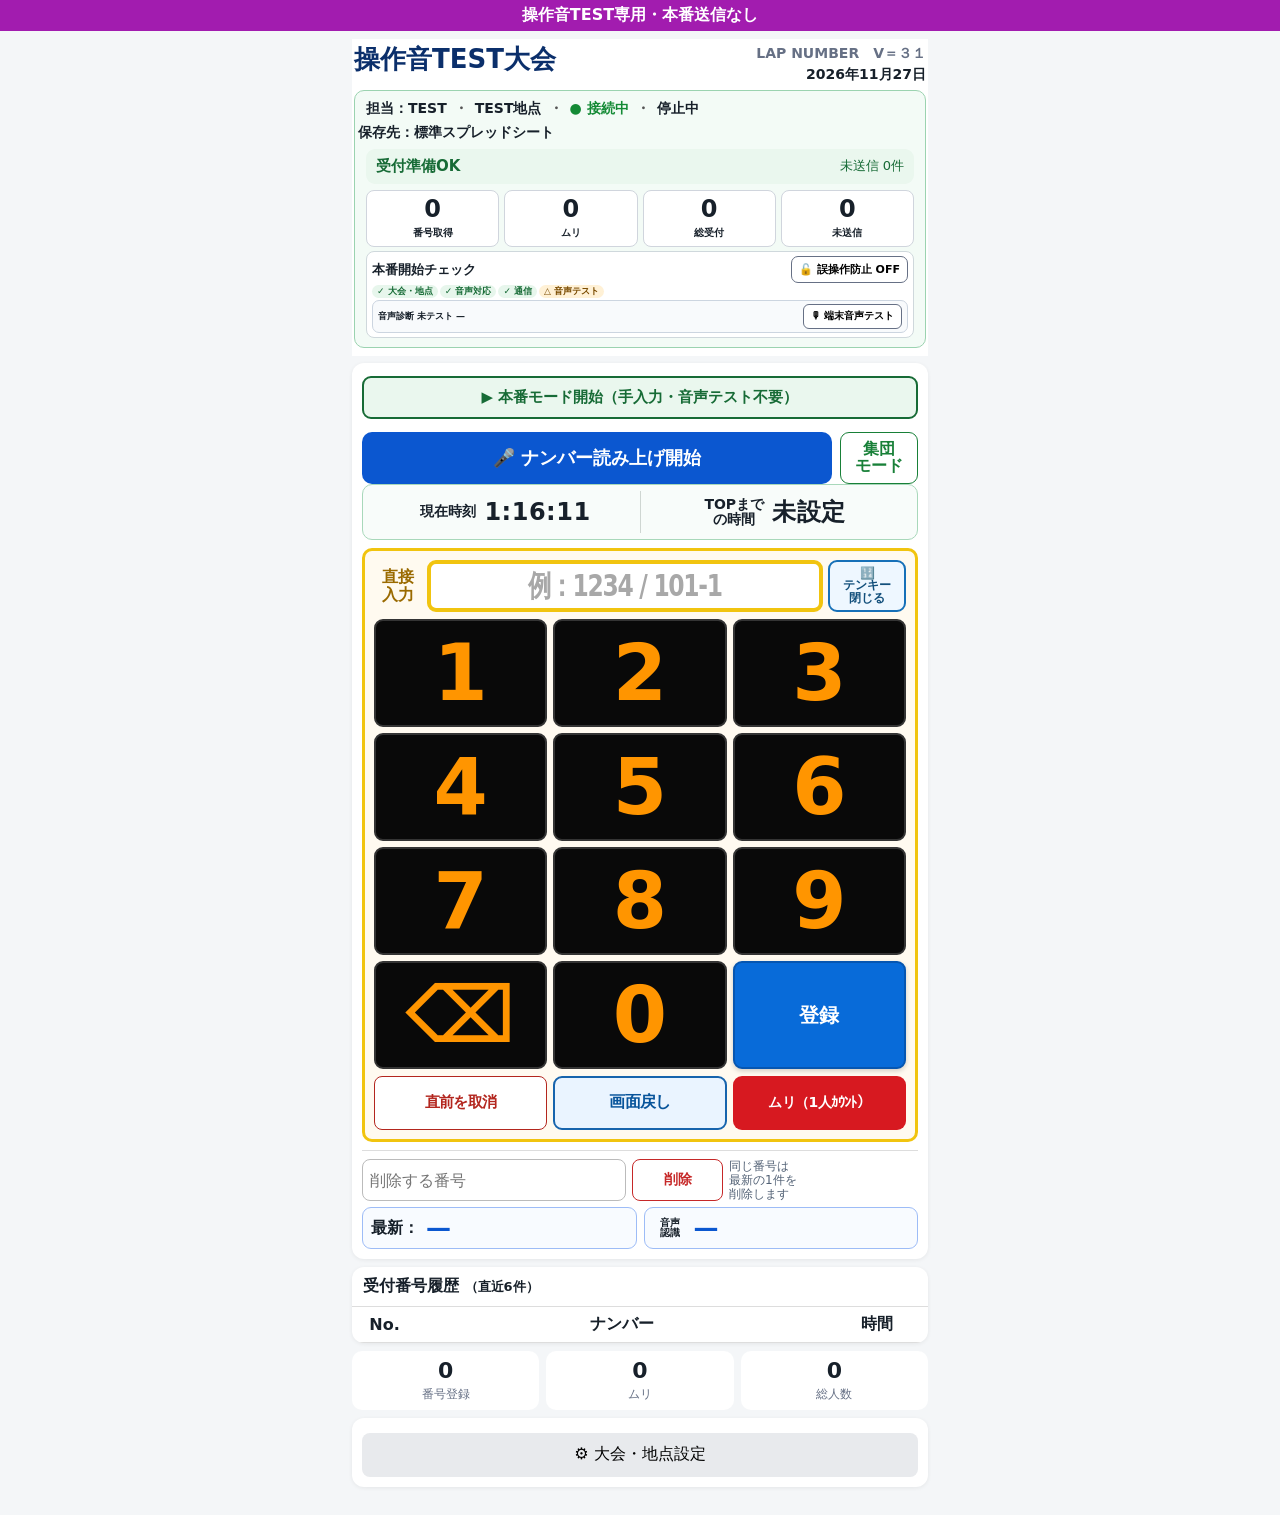
<file: lap_number_sound_test_20261127/index.html>
<!doctype html>
<html lang="ja"><head><meta http-equiv="Content-Security-Policy" content="default-src 'none'; script-src 'unsafe-inline'; style-src 'unsafe-inline'; img-src data:; connect-src 'none'; form-action 'none'; base-uri 'none'"><meta charset="utf-8"><meta name="viewport" content="width=device-width,initial-scale=1,viewport-fit=cover"><meta name="theme-color" content="#0b57d0"><style>*{box-sizing:border-box}body{margin:0;font-family:system-ui,-apple-system,"Noto Sans JP",sans-serif;background:#f4f6f8;color:#17202a}button,input,select{font:inherit}.wrap{max-width:600px;margin:auto;padding:8px 12px 20px}.appHeader{background:#fff;color:#17202a;padding:6px 2px 8px;margin-bottom:7px}.titleRow{display:flex;align-items:flex-start;justify-content:space-between;gap:10px}.eventTitle{font-size:26px;font-weight:900;color:#0b2f6b;line-height:1.15;min-width:0}.eventDate{font-size:14px;font-weight:800;white-space:nowrap;padding-top:0;display:flex;flex-direction:column;align-items:flex-end;line-height:1.15}.eventDate::before{content:"V＝２９";font-size:inherit;font-weight:800;margin-bottom:5px;color:#667085}.infoBox{margin-top:8px;padding:9px 11px;border:1px solid #9bd3b0;border-radius:10px;background:#f3fbf6}.infoRow{display:flex;align-items:center;gap:7px;flex-wrap:wrap;font-size:14px;font-weight:700}.dotSep{color:#555}.connected{color:#138a35;font-weight:900}.offline{color:#b3261e;font-weight:900}.status{font-weight:800}.voiceActiveStatus{color:#d71920!important;font-weight:900}.destination{width:calc(100% + 16px);margin-left:-8px;margin-right:-8px;font-size:14px;font-weight:600;overflow-wrap:anywhere;word-break:break-all;margin-top:6px;line-height:1.25}.panel,.history,.settings{background:#fff;border-radius:12px;padding:10px;margin-bottom:8px;box-shadow:0 1px 4px #0001}.mainPanel{padding-top:8px}.timeBar{display:grid;grid-template-columns:1fr 1fr;align-items:stretch;border:1px solid #a8d8ba;border-radius:10px;background:#f8fcfa;padding:6px 8px;margin-bottom:8px;min-height:56px}.timeItem{display:flex;align-items:center;justify-content:center;gap:8px;min-width:0;white-space:nowrap}.timeItemTop{border-left:1px solid #cfd6d2}.timeItem span{font-size:14px;font-weight:800}.timeItem .topTimeLabel{display:inline-block;text-align:center;line-height:1.05;white-space:normal}.timeItem b{font-size:24px;letter-spacing:.5px}.countdownBefore{color:#d71920!important}.timeDivider{display:none}.voice{width:100%;height:52px;border:0;border-radius:10px;background:#0b57d0;color:#fff;font-size:18px;font-weight:800}.voice.on{background:#188038}.voiceHint{margin:4px 0 7px}.hint,.small{font-size:12px;color:#667085;margin:5px 0}.manual{margin-top:6px}.manual label{display:block;font-size:16px;font-weight:800;margin-bottom:5px}.inputModeRow{display:grid;grid-template-columns:minmax(0,1fr) 78px;gap:8px}.manual input{width:100%;height:52px;border:2px solid #c7cdd4;border-radius:9px;padding:7px 10px;font-size:28px;font-weight:400;text-align:center}.manModeBtn{height:52px;border:1.5px solid #e56b2f;border-radius:9px;background:#fff;color:#c64b14;font-weight:900;display:flex;flex-direction:column;align-items:center;justify-content:center;line-height:1.05;font-size:16px}.manModeHint{margin-left:2px}.registerMuriRow{display:grid;grid-template-columns:1fr 1fr;gap:8px;margin-top:7px}.register,.muri{width:100%;height:52px;margin:0;border:0;border-radius:9px;color:#fff;font-weight:900;font-size:18px}.register{background:#0b57d0}.muri{background:#d71920}.deleteBlock{margin-top:8px;padding-top:8px;border-top:1px solid #ddd}.deleteRow{display:grid;grid-template-columns:minmax(0,1fr) auto auto;align-items:center;gap:7px;width:100%}.deleteRow input{min-width:0;width:100%;height:42px;padding:6px 9px;border:1px solid #bbb;border-radius:8px}.deleteRow button{height:42px;padding:8px 13px;border:1px solid #c62828;border-radius:8px;background:#fff;color:#c62828;font-weight:800;white-space:nowrap}.deleteLabel{font-size:13px;font-weight:800;white-space:nowrap}.latestCompact{display:grid;grid-template-columns:1fr 1fr;gap:8px;margin-top:8px}.latestCell{min-height:52px;border:1px solid #9dbcf7;border-radius:9px;background:#f8fbff;padding:8px 10px;font-weight:800;display:flex;align-items:center;gap:7px;overflow:hidden;white-space:nowrap}.latestMain{font-size:19px}.latestMain b{color:#0b57d0;font-size:28px;line-height:1}.latestSub{font-size:11px}.rawSpeech{font-size:14px}.rawSpeech .rawLabel{font-size:12px;flex:0 0 auto;display:flex;flex-direction:column;line-height:1.05;text-align:center;min-width:34px}.rawSpeech b{color:#0b57d0;font-size:28px;line-height:1;overflow:hidden;text-overflow:ellipsis;min-width:0;flex:1}.cancelLast{width:100%;margin-top:7px;padding:9px;border:1px solid #b3261e;border-radius:8px;background:#fff;color:#b3261e;font-weight:700}.history{padding:0;overflow:hidden}.historyTitle{padding:9px 11px;font-size:16px;font-weight:900;border-bottom:1px solid #ddd}.historyTitle span{font-size:13px}.historyHeader,.history .row{display:grid;grid-template-columns:55px 1fr 92px;align-items:center;text-align:center}.historyHeader{font-weight:800;padding:7px 5px;border-bottom:1px solid #ddd}.history .row{padding:6px 5px;border-bottom:1px solid #e6e6e6;font-size:17px;font-weight:700;min-height:40px}.history .row:last-child{border-bottom:0}.numberCell{position:relative;display:flex;align-items:center;justify-content:center;min-width:0}.historyNumber{display:inline-block;text-align:center;font-size:22px;line-height:1.1}.historyTag{position:absolute;left:calc(50% + 42px);font-size:12px;font-weight:900;white-space:nowrap}.duplicateTag,.invalidTag{color:#d32f2f}.relayTag{color:#0b57d0}.stats{display:grid;grid-template-columns:repeat(3,1fr);gap:7px;margin-bottom:8px}.stats div{background:#fff;border-radius:10px;text-align:center;padding:7px}.stats b{display:block;font-size:22px}.stats span{font-size:12px;color:#667085}.settings button{width:100%;height:44px;margin-top:5px;border:0;border-radius:8px;background:#e8eaed}.modal{position:fixed;inset:0;z-index:99999;background:#0007;display:flex;align-items:center;justify-content:center;padding:14px}.modal[hidden]{display:none!important}.dialog{background:#fff;border-radius:14px;padding:18px;width:min(560px,100%);max-height:90vh;overflow:auto}.dialog h2{margin-top:0;display:flex;align-items:center;width:100%}.dialog h2::after{content:"V＝２９";font-size:14px;font-weight:800;color:#667085;white-space:nowrap;margin-left:auto}.dialog label{display:block;font-weight:700;margin:10px 0}.dialog input,.dialog select{width:100%;height:46px;margin-top:5px;padding:5px 8px;border:1px solid #bbb;border-radius:8px}.dialogBtns{display:flex;gap:8px}.dialogBtns button{flex:1;height:48px;border:0;border-radius:8px;background:#0b57d0;color:#fff;font-weight:700}.dialogBtns button+button{background:#777}.testBtn{width:100%;margin-top:8px;padding:11px;border:1px solid #0b57d0;border-radius:10px;background:#fff;color:#0b57d0;font-weight:700}.clearActions{display:grid;grid-template-columns:1fr 1fr;gap:8px;margin-top:14px}.clearBtn{width:100%;padding:12px;border-radius:10px;font-weight:800}.appClearBtn{border:1px solid #6b7280;background:#fff;color:#374151}.sheetClearBtn{border:1px solid #c62828;background:#fff;color:#c62828}.sheetClearBtn:disabled{opacity:.55}.clearActions+.small{margin-top:6px}.eventProfileBox{border:1px solid #aac7f5;background:#f8fbff;border-radius:11px;padding:11px;margin:4px 0 14px}.profileTitle{font-size:17px;font-weight:900;color:#0b2f6b;margin-bottom:5px}.profileYearRow{display:grid;grid-template-columns:110px 1fr;gap:10px;align-items:end}.profileYearRow label{margin:5px 0}.profileHint{font-size:11px;color:#667085;line-height:1.35;padding-bottom:8px}.profileBtns{display:grid;grid-template-columns:1.25fr .8fr .65fr;gap:6px}.profileBtns button,.profileShareBtns button,.profileCopyRow button{min-height:42px;border:1px solid #0b57d0;border-radius:8px;background:#fff;color:#0b57d0;font-weight:800;padding:7px}.profileBtns button:first-child{background:#0b57d0;color:#fff}.profileBtns button:last-child{border-color:#b3261e;color:#b3261e}.profileCopyRow{display:grid;grid-template-columns:120px 1fr;gap:8px;align-items:end;margin-top:10px;padding-top:10px;border-top:1px solid #d7e3f7}.profileCopyRow label{margin:0}.profileShareBtns{display:grid;grid-template-columns:1fr 1fr;gap:7px;margin-top:9px}.qrShareBox{margin-top:9px;padding:10px;background:#fff;border:1px solid #d7e3f7;border-radius:9px;text-align:center}.qrShareBox[hidden]{display:none!important}#qrCode{display:flex;justify-content:center;margin-bottom:7px}#qrCode img,#qrCode canvas{max-width:220px;width:100%;height:auto!important}
@media(max-width:430px){.wrap{padding:6px 8px 16px}.eventTitle{font-size:23px}.eventDate{font-size:12px}.infoRow,.destination{font-size:12px}.destination{width:calc(100% + 18px);margin-left:-9px;margin-right:-9px}.timeBar{min-height:50px;padding:4px 5px}.timeItem{gap:6px}.timeItem span{font-size:12px}.timeItem b{font-size:22px}.voice{height:48px}.manual input{font-size:25px;font-weight:400}.deleteRow{grid-template-columns:minmax(0,1fr) auto auto;gap:5px}.deleteRow button{padding:7px 10px}.deleteLabel{font-size:11px}.latestCell{padding:7px 8px}.latestMain{font-size:17px}.latestMain b{font-size:25px}.rawSpeech .rawLabel{font-size:10px;min-width:30px}.rawSpeech b{font-size:25px}.history .row{font-size:16px;min-height:38px}.historyNumber{font-size:21px}.historyTag{left:calc(50% + 38px);font-size:11px}.clearActions{gap:6px}.clearBtn{font-size:14px;padding:11px 6px}.profileYearRow{grid-template-columns:90px 1fr}.profileBtns{grid-template-columns:1.15fr .75fr .6fr}.profileBtns button,.profileShareBtns button,.profileCopyRow button{font-size:12px;padding:6px 4px}.profileCopyRow{grid-template-columns:105px 1fr}.dialog h2::after{font-size:12px}}
/* V31 gold direct-input frame */
.manual{border-color:#f1c40f!important;background:#fffaf0!important}.manual label{color:#9a6a00!important}.manual #numberInput{border:4px solid #f1c40f!important;box-shadow:none!important}.manual #numberInput:focus{border-color:#f1c40f!important;outline:2px solid rgba(241,196,15,.25)!important;outline-offset:1px;box-shadow:none!important}

/* V31 compact green group-mode button + maximum manual number size */
.v31VoicePackGrid{grid-template-columns:minmax(0,1fr) 78px!important;gap:8px!important}
.v31VoicePackGrid .v31PackBtn{width:78px!important;height:52px!important;min-height:52px!important;padding:4px!important;border:1.5px solid #188038!important;border-radius:9px!important;background:#fff!important;color:#188038!important;font-size:16px!important;line-height:1.05!important;font-weight:900!important;display:flex!important;flex-direction:column!important;align-items:center!important;justify-content:center!important}
.v31VoicePackGrid .v31PackBtn.on{background:#188038!important;color:#fff!important;border-color:#188038!important}
.manual #numberInput{font-size:clamp(38px,11vw,44px)!important;line-height:44px!important;height:52px!important;min-height:52px!important;padding:0 4px!important;box-sizing:border-box!important}
.manual #numberInput::placeholder{font-size:24px!important;line-height:44px!important;font-weight:800!important;color:#9b9b9b!important;opacity:1!important}

/* V31 same-row cancel + number delete */
.deleteActionRow{display:grid;grid-template-columns:minmax(105px,1.05fr) minmax(0,1fr) 56px;align-items:center;gap:5px;width:100%}
.deleteActionRow .cancelLast{width:100%;height:42px;margin:0!important;padding:5px 4px!important;border:1px solid #b3261e;border-radius:8px;background:#fff;color:#b3261e;font-size:13px;font-weight:900;white-space:nowrap}
.deleteActionRow input{min-width:0;width:100%;height:42px;padding:5px 7px;border:1px solid #bbb;border-radius:8px;font-size:16px}
.deleteActionRow #deleteNumberBtn{width:56px;height:42px;padding:5px 4px;border:1px solid #c62828;border-radius:8px;background:#fff;color:#c62828;font-size:14px;font-weight:900;white-space:nowrap}
.deleteHint{font-size:10px!important;line-height:1.25!important;margin:4px 0 0!important}

/* V31 guaranteed vertical centering for the direct-input example text */
.numberInputWrap{position:relative;min-width:0;height:52px}
.numberInputWrap #numberInput{width:100%!important;height:52px!important;min-height:52px!important;padding:0 4px!important;line-height:1!important;text-align:center!important;box-sizing:border-box!important}
.numberInputPlaceholder{position:absolute;inset:0;display:flex;align-items:center;justify-content:center;pointer-events:none;font-size:24px;font-weight:700;color:#a8a8a8;line-height:1;white-space:nowrap}
.numberInputWrap #numberInput:not(:placeholder-shown)+.numberInputPlaceholder{display:none}
.numberInputWrap #numberInput::placeholder{color:transparent!important;opacity:0!important}
</style><title>LAP NUMBER V31 SOUND TEST</title><style>body::before{content:'操作音TEST専用・本番送信なし';display:block;background:#a21caf;color:white;text-align:center;font-weight:bold;padding:5px}</style><style>
.v31PackRow{display:flex;gap:8px;align-items:center;margin-top:8px}.v31PackBtn{min-height:42px;border:2px solid #8a5a00;border-radius:9px;background:#fff;color:#8a5a00;font-weight:900;padding:7px 12px}.v31PackBtn.on{background:#8a5a00;color:#fff}.v31PackRow .hint{margin:0;font-weight:700}.v31PackCountRow{display:flex;gap:5px;align-items:center;flex-wrap:wrap;margin-top:6px}.v31PackCountRow[hidden]{display:none}.v31PackCountRow span,.v31PackCountRow b{font-size:12px}.v31PackCountRow button{min-width:40px;min-height:36px;border:1px solid #8a5a00;border-radius:8px;background:#fff;font-weight:900}.v31PackCountRow button.on{background:#8a5a00;color:#fff}.v31Diag{margin-top:9px;padding:9px;border:1px solid #ccd5e0;border-radius:9px;background:#f8fafc}.v31Diag>div:first-child{display:flex;gap:8px;align-items:center;flex-wrap:wrap}.v31Diag span{font-size:12px;font-weight:800}.v31Diag button{margin-top:7px;min-height:40px;width:100%;font-weight:900;border-radius:8px;border:1px solid #667085;background:#fff}.v31Diag .hint{margin-top:5px}.v31FieldAlert{margin-top:7px;padding:8px 10px;border-radius:9px;display:flex;justify-content:space-between;gap:8px;align-items:center;font-size:13px}.v31FieldAlert b{font-size:15px}.v31FieldAlert.ok{background:#eaf7ee;color:#176b36}.v31FieldAlert.warn{background:#fff4d6;color:#7a4b00}.v31FieldAlert.danger{background:#ffe5e5;color:#a40000}.v31FieldAlert.offline{background:#eceff3;color:#344054}.v31LiveCounters{display:grid;grid-template-columns:repeat(4,1fr);gap:5px;margin-top:6px}.v31LiveCounters div{text-align:center;padding:6px 2px;border:1px solid #d0d5dd;border-radius:8px;background:#fff}.v31LiveCounters b{display:block;font-size:24px;line-height:1}.v31LiveCounters span{font-size:10px;font-weight:800}.v31LiveCounters .queueWarn{background:#fff1d6;color:#7a4b00}.v31FieldLockBtn{margin-top:6px;width:100%;min-height:40px;border-radius:9px;border:1px solid #667085;background:#fff;font-weight:900}.v31FieldLockBtn.on{background:#263238;color:#fff;border-color:#263238}.v31StartFlow{margin-top:8px;padding:9px;border:1px solid #cfd8dc;border-radius:9px;background:#fff}.v31StartSteps{display:flex;gap:5px;flex-wrap:wrap;margin:6px 0}.v31StartSteps span{padding:4px 7px;border-radius:12px;background:#eceff1;font-size:11px;font-weight:800}.v31StartSteps span.ok{background:#e7f6ec;color:#176b36}.v31StartSteps span.ng{background:#fff1d6;color:#7a4b00}.v31StartBtn{width:100%;min-height:44px;border:0;border-radius:9px;background:#176b36;color:#fff;font-size:15px;font-weight:900}.v31StartBtn:disabled{background:#9aa4ad}.v31QuickUndoBtn{width:100%;min-height:54px;margin-top:7px;border:2px solid #b42318;border-radius:9px;background:#fff;color:#b42318;font-size:17px;font-weight:900}.v31UndoInfo{text-align:center;font-size:12px;font-weight:800;margin-top:3px}.v31GapFill{margin-top:7px;padding:8px;border:2px solid #b54708;border-radius:9px;background:#fff4e5}.v31GapFill b{display:block;text-align:center;margin-bottom:6px}.v31GapFill button{width:100%;min-height:46px;margin-top:4px;border-radius:8px;font-weight:900}.v31GapFillBtn{}.v31GapFill button:first-of-type{background:#b54708;color:#fff;border:0}.v31GapFill button:last-of-type{background:#fff;border:1px solid #667085}.v31ExitRaceBtn{width:100%;min-height:38px;margin-top:6px;border:1px solid #667085;border-radius:9px;background:#fff;font-weight:800}body.v31-race-live .v31StartFlow{padding:6px;background:#eef8f1}body.v31-race-live .v31Diag,body.v31-race-live .v31PackRow,body.v31-race-live #v31FieldLockBtn{display:none!important}body.v31-race-live details,body.v31-race-live .settings,body.v31-race-live .setup{display:none!important}body.v31-race-live #v31ExitRaceBtn{display:block!important}body.v31-race-live #v31QuickUndoBtn,body.v31-race-live #v31UndoInfo{display:none!important}body.v31-race-live #v31GapFill:not([hidden]){display:block!important}body.v31-race-live #v31StartSteps{display:none}body.v31-race-live .v31StartFlowTitle{display:none}body.v31-race-live .voice{min-height:64px;font-size:20px}body.v31-race-live #muriBtn{min-height:60px;font-size:18px}body.v31-race-live .history{font-size:17px}.v31LockedControl{opacity:.42!important;pointer-events:none!important;filter:grayscale(.5)}.v31LockNote{font-size:12px;font-weight:800;margin-top:4px}
.v31Flash{position:fixed;inset:0;z-index:9999;display:none;align-items:center;justify-content:center;flex-direction:column;background:rgba(255,255,255,.94);pointer-events:none}.v31Flash.show{display:flex}.v31FlashNo{font-size:min(34vw,180px);line-height:.95;font-weight:900;letter-spacing:-.04em}.v31FlashMeta{margin-top:14px;font-size:20px;font-weight:900}.v31Flash.warn{background:rgba(255,241,214,.97)}.v31Flash.warn .v31FlashMeta{color:#8a4b00}.v31Flash.muri{background:rgba(255,229,229,.97)}.v31Flash.muri .v31FlashNo{color:#a40000}.v31FlashNo,.v31FlashMeta{flex-shrink:0}.v31FlashNo{min-height:1em;display:flex;align-items:center;justify-content:center;text-align:center}.v31Flash.muri .v31FlashNo{letter-spacing:-.04em}.v31Flash{position:fixed!important;top:0!important;left:0!important;width:100vw!important;height:100vh!important;height:100dvh!important;right:auto!important;bottom:auto!important;transform:none!important;box-sizing:border-box;align-items:center!important;justify-content:center!important}
/* V31 UI compact layout */
.v31VoicePackGrid{display:grid;grid-template-columns:minmax(0,1fr) 78px;gap:8px;align-items:stretch;margin-top:8px}
.v31VoicePackGrid .voice{width:100%;margin:0;min-width:0}
.v31VoicePackGrid .v31PackBtn{width:78px;height:52px;min-height:52px;margin:0;padding:4px;border:1.5px solid #188038;border-radius:9px;background:#fff;color:#188038;font-size:16px;line-height:1.05;font-weight:900;display:flex;flex-direction:column;align-items:center;justify-content:center}.v31VoicePackGrid .v31PackBtn.on{background:#188038;color:#fff;border-color:#188038}
.v31PackRow{display:contents}.v31PackRow .hint{display:none}
.v31Diag{padding:5px 7px;margin-top:6px;display:flex;align-items:center;gap:8px}.v31Diag>div:first-child{font-size:11px;display:flex;align-items:center;gap:6px;flex-wrap:nowrap;white-space:nowrap}.v31Diag button{margin-top:0;min-height:30px;width:auto;padding:3px 10px;font-size:12px;flex:0 0 auto;white-space:nowrap}.v31Diag .hint{display:none}
.manual{margin-top:8px!important;padding:9px!important;border:3px solid #f1c40f!important;border-radius:10px!important;background:#fffaf0!important}.manual>label{display:block;font-size:18px!important;font-weight:900!important;color:#9a6a00!important;margin-bottom:5px}.manual #numberInput{border:4px solid #f1c40f!important;background:#fff!important;font-size:clamp(38px,11vw,44px)!important;line-height:44px!important;font-weight:900!important;height:52px!important;min-height:52px!important;padding:0 4px!important;box-sizing:border-box!important;box-shadow:none!important}.manual #numberInput::placeholder{font-size:24px!important;line-height:44px!important;font-weight:800!important;color:#9b9b9b!important;opacity:1!important}.manual #numberInput:focus{border-color:#f1c40f!important;outline:2px solid rgba(241,196,15,.25)!important;outline-offset:1px;box-shadow:none!important}.manual #registerBtn{min-height:54px!important;font-size:20px!important;font-weight:900!important;box-shadow:0 2px 5px rgba(0,0,0,.18)}
body.v31-race-live .v31VoicePackGrid .v31PackRow{display:contents!important}
body.v31-race-live .v31VoicePackGrid .v31PackBtn{display:block!important}

/* V31 ultra-compact pre-race controls */
.v31StartFlow{margin-top:4px!important;padding:4px 5px!important;border-radius:8px!important}
.v31StartFlowTitle{display:flex;align-items:center;justify-content:space-between;gap:5px;margin:0 0 2px!important}
.v31StartFlowTitle>b{font-size:13px!important;line-height:1!important;white-space:nowrap}
.v31StartFlowTitle .v31FieldLockBtn{width:auto!important;min-height:27px!important;height:27px!important;margin:0!important;padding:2px 7px!important;border-radius:7px!important;font-size:11px!important;line-height:1!important;white-space:nowrap;flex:0 0 auto}
.v31StartSteps{display:flex!important;gap:2px!important;margin:2px 0!important;flex-wrap:wrap!important}
.v31StartSteps span{padding:2px 5px!important;border-radius:9px!important;font-size:9px!important;line-height:1!important;white-space:nowrap}
.v31StartFlow .v31Diag{margin-top:2px!important;padding:3px 5px!important;gap:5px!important;min-height:29px!important;border-radius:7px!important}
.v31StartFlow .v31Diag>div:first-child{gap:3px!important;font-size:9px!important;flex:1 1 auto;min-width:0;white-space:nowrap}
.v31StartFlow .v31Diag b,.v31StartFlow .v31Diag span{font-size:9px!important;line-height:1!important}
.v31StartFlow .v31Diag button{min-height:25px!important;height:25px!important;padding:1px 7px!important;font-size:10px!important;line-height:1!important;border-radius:6px!important}
.v31StartFlow #v31MicTestResult{display:none!important}

/* V31 same-row cancel + number delete */
.deleteActionRow{display:grid;grid-template-columns:minmax(105px,1.05fr) minmax(0,1fr) 56px;align-items:center;gap:5px;width:100%}
.deleteActionRow .cancelLast{width:100%;height:42px;margin:0!important;padding:5px 4px!important;border:1px solid #b3261e;border-radius:8px;background:#fff;color:#b3261e;font-size:13px;font-weight:900;white-space:nowrap}
.deleteActionRow input{min-width:0;width:100%;height:42px;padding:5px 7px;border:1px solid #bbb;border-radius:8px;font-size:16px}
.deleteActionRow #deleteNumberBtn{width:56px;height:42px;padding:5px 4px;border:1px solid #c62828;border-radius:8px;background:#fff;color:#c62828;font-size:14px;font-weight:900;white-space:nowrap}
.deleteHint{font-size:10px!important;line-height:1.25!important;margin:4px 0 0!important}

/* V31 guaranteed vertical centering for the direct-input example text */
.numberInputWrap{position:relative;min-width:0;height:52px}
.numberInputWrap #numberInput{width:100%!important;height:52px!important;min-height:52px!important;padding:0 4px!important;line-height:1!important;text-align:center!important;box-sizing:border-box!important}
.numberInputPlaceholder{position:absolute;inset:0;display:flex;align-items:center;justify-content:center;pointer-events:none;font-size:24px;font-weight:700;color:#a8a8a8;line-height:1;white-space:nowrap}
.numberInputWrap #numberInput:not(:placeholder-shown)+.numberInputPlaceholder{display:none}
.numberInputWrap #numberInput::placeholder{color:transparent!important;opacity:0!important}
.v31KeypadToggle{width:78px;min-width:78px;min-height:52px;margin:0;padding:2px;border:2px solid #1670b8;border-radius:9px;background:#eef7ff;color:#124f7b;font-weight:900;font-size:12px;display:flex;flex-direction:column;align-items:center;justify-content:center;line-height:1.05}.v31KeypadToggle span{display:block}.v31Keypad[hidden]{display:none!important}.v31Keypad{margin:7px 0}.v31KeypadGrid{display:grid;grid-template-columns:repeat(3,minmax(0,1fr));gap:6px}.v31KeypadGrid button{height:clamp(78px,19vw,108px);min-height:78px;border:2px solid #343434;border-radius:9px;background:#090909;color:#ff9500;font-size:clamp(52px,14vw,78px);font-weight:900;line-height:1;touch-action:manipulation}.v31KeypadGrid button:active{background:#353535}.v31KeypadGrid .v31KeypadBack{color:#ff9500}.v31KeypadGrid .v31KeypadRegister{background:#086bd9!important;color:#fff!important;border-color:#0656b1!important;font-size:clamp(22px,6vw,30px)!important}.v31KeypadHyphen{width:100%;min-height:38px;margin-top:5px;background:#171717;color:#ffe500;border:1px solid #555;border-radius:8px;font-size:20px;font-weight:900}.v31KeypadClear{min-height:54px!important;background:#fff4f4!important;color:#a02b2b!important;border:2px solid #a94442!important;font-size:18px!important;font-weight:900}.v31StandardRegister{width:100%;min-height:52px;margin-top:6px}.manual:has(.v31Keypad:not([hidden])) .v31StandardRegister{display:none!important}.manual:has(.v31Keypad:not([hidden])) .registerMuriRow{display:grid!important;grid-template-columns:1fr 1fr;gap:7px}.manual:has(.v31Keypad:not([hidden])) .registerMuriRow>*{width:100%!important}.v31KeypadCancel{min-height:54px!important;font-size:16px!important;font-weight:900!important}.manual .registerMuriRow{display:grid!important;grid-template-columns:1fr 1fr;gap:7px}.manual .registerMuriRow>*{width:100%!important}.v31ManualStartBtn{width:100%;min-height:43px;margin:5px 0;border:2px solid #176b36;border-radius:9px;background:#eaf7ee;color:#176b36;font-size:15px;font-weight:900}body.v31-race-live #v31ManualStartBtn{display:none!important}.deleteBlock .deleteActionRow{display:grid!important;grid-template-columns:minmax(0,1.4fr) minmax(52px,.48fr) minmax(92px,1fr)!important;align-items:center!important;gap:6px!important}.deleteBlock .deleteHint{font-size:clamp(10px,2.5vw,12px)!important;line-height:1.2!important;margin:0!important;color:#526175!important;white-space:nowrap!important}.deleteBlock #deleteNumberInput{min-width:0!important}.deleteBlock #deleteNumberBtn{min-width:0!important;width:100%!important}.v31KeypadGrid button{user-select:none;-webkit-user-select:none}body.v31-race-live .mainPanel .timeBar{position:sticky;top:0;z-index:20;background:#fff;border-radius:8px;box-shadow:0 2px 7px rgba(0,0,0,.12)}.manual .inputModeRow{display:grid!important;grid-template-columns:48px minmax(0,1fr) 78px!important;align-items:center!important;gap:5px!important}.manual .v31InlineInputLabel{display:flex!important;align-items:center!important;justify-content:center!important;text-align:center!important;margin:0!important;padding:0!important;color:#9a6a00!important;font-size:16px!important;font-weight:900!important;line-height:1.1!important;white-space:normal!important}.manual .numberInputWrap{width:100%!important;min-width:0!important}.manual .numberInputPlaceholder{font-size:clamp(21px,6.5vw,30px)!important;font-weight:900!important;letter-spacing:-.055em!important;transform:scaleX(.78);transform-origin:center center;white-space:nowrap!important;overflow:visible!important}.manual .v31KeypadToggle{width:78px!important;min-width:0!important}.mainPanel .latestCompact{margin-top:5px!important;gap:7px!important}.mainPanel .latestCell{height:42px!important;min-height:42px!important;max-height:42px!important;padding:3px 8px!important;line-height:1!important}.mainPanel .latestMain{font-size:16px!important}.mainPanel .latestMain b,.mainPanel .rawSpeech b{font-size:25px!important;line-height:1!important}.mainPanel .rawSpeech .rawLabel{font-size:10px!important;line-height:1!important}.manual .registerMuriRow,.manual:has(.v31Keypad:not([hidden])) .registerMuriRow{display:grid!important;grid-template-columns:repeat(3,minmax(0,1fr))!important;gap:6px!important;align-items:stretch!important}.manual .registerMuriRow>button{width:100%!important;min-width:0!important;min-height:54px!important;height:54px!important;margin:0!important;padding:3px!important;box-sizing:border-box!important;font-size:clamp(11px,2.8vw,15px)!important;line-height:1.12!important}.manual .registerMuriRow .v31ReturnViewBtn{border:2px solid #1764ad!important;border-radius:9px!important;background:#eaf4ff!important;color:#07549b!important;font-weight:900!important;display:flex!important;flex-direction:column!important;align-items:center!important;justify-content:center!important;font-size:18px!important}.manual .registerMuriRow .v31ReturnViewBtn span{font-size:clamp(11px,2.8vw,14px)!important}.manual .registerMuriRow>button{font-size:clamp(17px,4.4vw,23px)!important;font-weight:900!important;letter-spacing:-.06em!important;padding:2px!important;line-height:1.05!important;overflow:hidden!important}.manual .registerMuriRow .v31ReturnViewBtn{font-size:clamp(19px,5vw,25px)!important;white-space:nowrap!important}.manual .registerMuriRow #cancelLastBtn{white-space:nowrap!important}.manual .registerMuriRow #muriBtn{font-size:clamp(15px,3.9vw,21px)!important;white-space:nowrap!important}.v31SectionTitle{font-size:16px;font-weight:900;color:#174f86;margin:12px 0 7px}.v31ShareBox{margin:12px 0;padding:10px;border:1px solid #8bb8df;border-radius:10px;background:#f5faff}.v31Advanced{margin:12px 0;border:1px solid #cbd5e1;border-radius:10px}.v31Advanced summary{padding:12px;font-size:14px;font-weight:800;cursor:pointer}.v31AdvancedInner{padding:8px 10px 12px}.v31AdvancedInner .eventProfileBox{margin-bottom:10px}.v31ShareBox .profileShareBtns{margin:8px 0}.v31ShareBox .profileShareBtns{display:flex;gap:8px;flex-wrap:wrap}.v31ShareBox .profileShareBtns button{min-height:48px;flex:1;min-width:120px;cursor:pointer;pointer-events:auto;position:relative;z-index:1}.v31ShareBox #profileStatus{display:block;margin:8px 0;min-height:20px}/* Legacy Android WebView: avoid :has() selector dependency for three-action layout */.manual .registerMuriRow{display:grid!important;grid-template-columns:repeat(3,minmax(0,1fr))!important;gap:5px!important}.manual .registerMuriRow>button{min-width:0!important;width:100%!important;box-sizing:border-box!important;padding:2px!important;font-size:clamp(11px,3vw,15px)!important;letter-spacing:-.04em!important;white-space:normal!important;overflow-wrap:anywhere!important}.manual .registerMuriRow #v31ReturnViewBtn{font-size:clamp(12px,3.1vw,16px)!important;white-space:normal!important}.manual .registerMuriRow #muriBtn{font-size:clamp(10px,2.8vw,14px)!important;white-space:normal!important}/* Legacy Android: only one register button is needed when the keypad is visible. */.manual .v31StandardRegister{display:none!important}.manual .registerMuriRow{display:grid!important;grid-template-columns:repeat(3,minmax(0,1fr))!important;gap:5px!important}.manual .registerMuriRow>button{min-width:0!important;pointer-events:auto!important;touch-action:manipulation;position:relative;z-index:2}</style><style>.v31KeypadGrid button[data-v31-key]{width:100%!important;min-width:0!important;box-sizing:border-box!important;display:flex!important;align-items:center!important;justify-content:center!important;padding:0!important;pointer-events:auto!important;position:relative;touch-action:none!important}.v31KeypadGrid button[data-v31-key]>*{pointer-events:none}</style></head>
<body><div id="v31Flash" class="v31Flash" aria-live="assertive"><div id="v31FlashNo" class="v31FlashNo"></div><div id="v31FlashMeta" class="v31FlashMeta"></div></div><main class="wrap">
<header class="appHeader"><div class="titleRow"><div id="event" class="eventTitle">大会名未設定</div><div id="eventDate" class="eventDate"></div></div><div class="infoBox"><div class="infoRow"><span id="staff">担当：未設定</span><span class="dotSep">・</span><span id="point">地点未設定</span><span class="dotSep">・</span><span id="connectionState" class="connected">● 接続中</span><span class="dotSep">・</span><span id="status" class="status">停止中</span></div><div id="destination" class="destination">保存先：標準スプレッドシート</div>
<div id="v31FieldAlert" class="v31FieldAlert ok"><b id="v31FieldAlertMain">受付準備</b><span id="v31FieldAlertSub">状態確認中</span></div>
<div id="v31LiveCounters" class="v31LiveCounters"><div><b id="v31CountBib">0</b><span>番号取得</span></div><div><b id="v31CountMuri">0</b><span>ムリ</span></div><div><b id="v31CountTotal">0</b><span>総受付</span></div><div><b id="v31CountQueue">0</b><span>未送信</span></div></div>
<div class="v31StartFlow"><div class="v31StartFlowTitle"><b>本番開始チェック</b><button id="v31FieldLockBtn" type="button" class="v31FieldLockBtn">🔓 誤操作防止 OFF</button></div><div id="v31StartSteps" class="v31StartSteps"></div><div class="v31Diag"><div><b>音声診断</b><span id="v31MicState">未テスト</span><span id="v31Quality">—</span></div><button id="v31MicTestBtn" type="button">🎙 端末音声テスト</button><div id="v31MicTestResult" class="hint">本番前に「1234」などを読み上げて認識状態を確認します。</div></div><button id="v31QuickUndoBtn" type="button" class="v31QuickUndoBtn" hidden>↩ 直前1件を取消</button><div id="v31UndoInfo" class="v31UndoInfo" hidden>取消対象：なし</div><div id="v31GapFill" class="v31GapFill" hidden><b id="v31GapFillText">人数抜け：0人</b><button id="v31GapFillBtn" type="button">不足人数をムリで補完</button><button id="v31GapDismissBtn" type="button">補完しない</button></div><button id="v31ExitRaceBtn" type="button" class="v31ExitRaceBtn" hidden>本番モード終了</button></div></div></header>
<section class="panel mainPanel"><button id="v31ManualStartBtn" type="button" class="v31ManualStartBtn">▶ 本番モード開始（手入力・音声テスト不要）</button><div class="v31VoicePackGrid"><button id="voiceBtn" class="voice" type="button">🎤 ナンバー読み上げ開始</button><div class="v31PackRow"><button id="packModeBtn" type="button" class="v31PackBtn" aria-label="集団モード OFF"><span>集団</span><span>モード</span></button><span id="packModeHint" class="hint">通常受付</span></div></div>
<div class="timeBar"><div class="timeItem"><span>現在時刻</span><b id="currentTime">--:--:--</b></div><div class="timeItem timeItemTop"><span class="topTimeLabel">TOPまで<br>の時間</span><b id="countdown">未設定</b></div></div>

<div id="v31PackCountRow" class="v31PackCountRow" hidden><span>見えた人数</span><button type="button" data-pack-count="2">2</button><button type="button" data-pack-count="3">3</button><button type="button" data-pack-count="4">4</button><button type="button" data-pack-count="5">5+</button><b id="v31PackExpected">未指定</b></div>
<div class="manual"><div class="inputModeRow"><label for="numberInput" class="v31InlineInputLabel">直接<br>入力</label><div class="numberInputWrap"><input id="numberInput" inputmode="numeric" autocomplete="off" placeholder=" "><span class="numberInputPlaceholder">例：1234 / 101-1</span></div><button id="v31KeypadToggle" type="button" aria-expanded="false" aria-controls="v31Keypad" class="v31KeypadToggle">🔢<span>テンキー</span><span>開く</span></button></div><div id="v31Keypad" class="v31Keypad" hidden><div class="v31KeypadGrid"><button type="button" data-v31-key="1">1</button><button type="button" data-v31-key="2">2</button><button type="button" data-v31-key="3">3</button><button type="button" data-v31-key="4">4</button><button type="button" data-v31-key="5">5</button><button type="button" data-v31-key="6">6</button><button type="button" data-v31-key="7">7</button><button type="button" data-v31-key="8">8</button><button type="button" data-v31-key="9">9</button><button type="button" data-v31-key="back" class="v31KeypadBack">⌫</button><button type="button" data-v31-key="0">0</button><button id="registerBtn" type="button" class="register v31KeypadRegister">登録</button></div></div><div class="registerMuriRow"><button id="cancelLastBtn" type="button" class="cancelLast v31KeypadCancel">直前を取消</button><button id="v31ReturnViewBtn" type="button" class="v31ReturnViewBtn">画面戻し</button><button id="muriBtn" class="muri" type="button">ムリ（1人ｶｳﾝﾄ）</button></div></div>
<div class="deleteBlock"><div class="deleteActionRow"><input id="deleteNumberInput" inputmode="numeric" autocomplete="off" placeholder="削除する番号"><button id="deleteNumberBtn" type="button">削除</button><div class="hint deleteHint">同じ番号は<br>最新の1件を<br>削除します</div></div></div>
<div class="latestCompact"><div class="latestCell latestMain"><span>最新：</span><b id="latest">—</b><span id="latestSub"></span></div><div class="latestCell rawSpeech"><span class="rawLabel"><span>音声</span><span>認識</span></span><b id="rawSpeechValue">—</b></div></div></section>
<section class="history"><div class="historyTitle">受付番号履歴 <span>（直近6件）</span></div><div class="historyHeader"><span>No.</span><span>ナンバー</span><span>時間</span></div><div id="history"></div></section>
<section class="stats"><div><b id="okCount">0</b><span>番号登録</span></div><div><b id="muriCount">0</b><span>ムリ</span></div><div><b id="totalCount">0</b><span>総人数</span></div></section>
<section class="settings"><button id="settingsBtn" type="button">⚙ 大会・地点設定</button><button id="installBtn" type="button" hidden>📱 ホーム画面に追加</button></section>
<div id="modeBadge" hidden>マラソン</div>
<div id="settingsPanel" class="modal" hidden><div class="dialog"><h2>大会・地点設定</h2>
<div class="v31SectionTitle">① 大会・担当者の設定</div><p class="small">大会名・開催日・方式・地点・担当者を入力します。新規大会は下の「新規大会＋記録シートを作成」を実行してください。</p><label>大会名<input id="sEvent"></label><label>開催日<input id="sDate" type="date"></label><label>ゼッケン番号帯<select id="sBibRange"><option value="NORMAL">通常番号（1～9,999）</option><option value="MAN">万台番号（10,000～99,999）</option><option value="MIXED" selected>混在番号（1～99,999）</option></select></label><label>方式<select id="sMode"><option value="MARATHON">マラソン</option><option value="EKIDEN">駅伝（ハイフンあり）</option><option value="EKIDEN_LAP">周回型駅伝（ハイフンなし）</option><option value="RELAY">リレーマラソン</option></select></label><label>地点名<input id="sPoint" placeholder="フィニッシュ / 第1中継所 / 5km など"></label><label>担当者名<input id="sStaff"></label><label>TOP予想時刻<input id="sTop" placeholder="09:30:00"></label><label id="relayGapWrap" hidden>周回差（再読み取り無効時間・1～60分）<input id="sRelayGap" type="number" min="1" max="60" step="1" value="1"></label><label id="sheetIdWrap" hidden>保存先スプレッドシートID<input id="sSheetId" autocomplete="off"></label><div id="connectionStatus" class="hint"></div><section class="v31ShareBox"><div class="v31SectionTitle">③ スタッフへ設定を配布</div><p class="small">大会名・開催日・地点・送信先をまとめて共有。受け取ったスタッフは担当者名だけ入力します。</p><div class="profileShareBtns"><button type="button" id="makeProfileQr">QRコード作成</button><button type="button" id="copyProfileUrl">共有URLをコピー</button></div><div id="profileStatus" class="hint" role="status" aria-live="polite"></div><div id="qrShareBox" class="qrShareBox" hidden><div id="qrCode"></div><div class="profileHint">大会・地点・送信先を共有します。担当者名は各スタッフが入力してください。URLは関係者のみに配布してください。</div><button type="button" id="closeProfileQr">QRコードを閉じる</button></div></section><details class="v31Advanced"><summary>管理者向け詳細設定・過去大会の呼び出し</summary><div class="v31AdvancedInner"><p class="small">通常の新規大会作成では操作不要です。設定変更や過去大会の再利用時だけ開いてください。</p><div class="eventProfileBox"><div class="profileTitle">共有大会マスタ</div><label>共有マスタ スプレッドシートID<input id="sharedMasterId" autocomplete="off" placeholder="共有大会マスタ用スプレッドシートのID"></label><div class="profileYearRow"><label>年<input id="sharedYear" type="number" min="2000" max="2100" step="1" placeholder="2026"></label><div class="profileHint">同じ共有マスタIDをPC・スマホに設定すると、同じ大会一覧を呼び出せます。</div></div><label>共有大会<select id="sharedProfileSelect"><option value="">共有大会を選択</option></select></label><div class="profileBtns"><button type="button" id="refreshSharedMaster">一覧更新</button><button type="button" id="saveSharedMaster">共有へ登録</button><button type="button" id="loadSharedMaster">呼び出し</button></div><button type="button" id="deleteSharedMaster" class="testBtn">共有マスタから削除</button><div id="sharedMasterStatus" class="hint"></div></div>
<div class="eventProfileBox"><div class="profileTitle">大会設定管理</div><label>保存済み大会<select id="eventProfileSelect"><option value="">保存済み大会を選択</option></select></label><div class="profileYearRow"><label>年<input id="profileYear" type="number" min="2000" max="2100" step="1" placeholder="2026"></label><div class="profileHint">大会共通設定だけをこの端末に保存します。共有URLでは地点も引き継げます。担当者名は各自入力します。</div></div><div class="profileBtns"><button type="button" id="saveEventProfile">大会設定を保存</button><button type="button" id="loadEventProfile">呼び出し</button><button type="button" id="deleteEventProfile">削除</button></div><div class="profileCopyRow"><label>複製先の年<input id="copyToYear" type="number" min="2000" max="2100" step="1"></label><button type="button" id="copyPrevProfile">前年大会から複製</button></div></div>
<label class="v31AdminOnly">Google Apps Script URL<input id="sEndpoint" autocomplete="off" placeholder="https://script.google.com/macros/s/.../exec"></label><button type="button" id="testConnectionBtn" class="testBtn">🔗 通信確認</button></div></details><label style="display:flex;align-items:center;gap:10px;padding:12px 0"><input type="checkbox" id="sKeySound" checked style="width:24px;height:24px">テンキー操作音 ON</label><div class="dialogBtns"><button type="button" id="saveSettings">保存</button><button type="button" id="closeSettings">閉じる</button></div><div class="clearActions"><button type="button" id="clearRecordsBtn" class="clearBtn appClearBtn">アプリ内クリア</button><button type="button" id="clearPointSheetBtn" class="clearBtn sheetClearBtn">シート全消去</button></div><div id="v30RestoreMount"></div><p class="small">左：この端末の登録データだけを消去　／　右：現在の地点シートの見出し以外を全消去</p><p class="small">保存先は共有大会マスタから自動解決します。Spreadsheet IDの入力は不要です。</p></div></div></main>
<script>const $ = id => document.getElementById(id);
const KEY_CFG = "SOUND_TEST_20261127_taikai_voice_cfg_v1";
const KEY_REC = "SOUND_TEST_20261127_taikai_voice_rec_v1";
const KEY_QUEUE = "SOUND_TEST_20261127_taikai_voice_queue_v1";
const KEY_MAN = "SOUND_TEST_20261127_taikai_voice_man_mode_v1";
const KEY_SEQ = "SOUND_TEST_20261127_taikai_voice_seq_v1";
const KEY_PACK = "SOUND_TEST_20261127_lap_number_v31_pack_mode";
const KEY_FIELD_LOCK = "SOUND_TEST_20261127_lap_number_v31_field_lock";

let cfg = { event:"操作音TEST大会", date:"2026-11-27", mode:"MARATHON", bibRange:"MIXED", point:"TEST地点", staff:"TEST", top:"", relayGap:1, endpoint:"", sheetId:"", sheetName:"" };
let records = [], sendQueue = [], ok = 0, muri = 0, recognition = null, listening = false, restartTimer = null, deferredInstall = null, isSending = false, manMode = false, seqCounter = 0;
let lastSpeech = "—";
let speechCandidateTs = 0;
let packMode = false;
let lastRecognitionConfidence = 0;
let lastRecognitionDelayMs = 0;
let fieldLock = false;
let micTestPassed = false;
let raceLiveMode = false;
let packExpectedCount = 0;
let pendingGapCount = 0;
let pendingGapCaptureTs = 0;

let v31AudioContext=null;
function v31PlaySound(kind){
 if(cfg.keySound===false||listening)return;
 try{
 const AC=window.AudioContext||window.webkitAudioContext;if(!AC)return;
 const ac=v31AudioContext||(v31AudioContext=new AC());
 const play=()=>{if(cfg.keySound===false||listening||ac.state!=="running")return;
 const tones={digit:[1050],back:[550],register:[1050,1450],muri:[740],cancel:[350]}[kind]||[];
 tones.forEach((hz,i)=>{const duration=kind==="muri"?0.18:0.05;const start=ac.currentTime+i*0.075,o=ac.createOscillator(),g=ac.createGain();o.type="sine";o.frequency.value=hz;g.gain.setValueAtTime(0,start);g.gain.linearRampToValueAtTime(0.25,start+0.004);g.gain.exponentialRampToValueAtTime(0.001,start+duration-0.005);o.connect(g);g.connect(ac.destination);o.start(start);o.stop(start+duration);});};
 if(ac.state==="running")play();else ac.resume().then(play).catch(()=>{});
 }catch{}
}
function load(){
  try{ Object.assign(cfg, JSON.parse(localStorage.getItem(KEY_CFG)||"{}")); }catch{}
  cfg.relayGap = Math.max(1, Math.min(60, Number(cfg.relayGap)||1));
  cfg.bibRange = ["NORMAL","MAN","MIXED"].includes(cfg.bibRange) ? cfg.bibRange : "MIXED";
  cfg.sheetId = String(cfg.sheetId||"").trim();
  cfg.sheetName = String(cfg.sheetName||"").trim();
  try{ records = JSON.parse(localStorage.getItem(KEY_REC)||"[]"); }catch{ records=[]; }
  try{ sendQueue = JSON.parse(localStorage.getItem(KEY_QUEUE)||"[]"); }catch{ sendQueue=[]; }
  manMode = false; // V31: 万台は自動判定。旧端末設定は使用しない。
  packMode = localStorage.getItem(KEY_PACK)==="1";
  fieldLock = localStorage.getItem(KEY_FIELD_LOCK)==="1";
  seqCounter = Number(localStorage.getItem(KEY_SEQ)||0) || 0;
  migrateSequenceNumbers();
  recount(); render(); processQueue();
}

function migrateSequenceNumbers(){
  const oldest=[...records].sort((a,b)=>(Number(a.ts)||0)-(Number(b.ts)||0));
  let max=seqCounter;
  for(const r of oldest){
    if(Number(r.seqNo)>0){ max=Math.max(max,Number(r.seqNo)); continue; }
    max+=1; r.seqNo=max;
  }
  seqCounter=max;
  save();
}

function save(){
  localStorage.setItem(KEY_CFG, JSON.stringify(cfg));
  localStorage.setItem(KEY_REC, JSON.stringify(records));
  localStorage.setItem(KEY_QUEUE, JSON.stringify(sendQueue));
  localStorage.removeItem(KEY_MAN);
  localStorage.setItem(KEY_SEQ, String(seqCounter));
  localStorage.setItem(KEY_PACK, packMode ? "1" : "0");
  localStorage.setItem(KEY_FIELD_LOCK, fieldLock ? "1" : "0");
}

function nextSeq(){ seqCounter+=1; return seqCounter; }
function recount(){ ok=records.filter(r=>r.recognized&&!r.cancelled&&!r.invalidGap).length; muri=records.filter(r=>!r.recognized&&!r.cancelled).length; }
function esc(s){ return String(s).replace(/[&<>"']/g,c=>({"&":"&amp;","<":"&lt;",">":"&gt;","\"":"&quot;","'":"&#39;"}[c])); }
function now(){ return new Date().toLocaleTimeString("ja-JP",{hour12:false}); }
function modeName(){ return cfg.mode==="EKIDEN" ? "駅伝" : cfg.mode==="EKIDEN_LAP" ? "周回型駅伝" : cfg.mode==="RELAY" ? "リレーマラソン" : "マラソン"; }
function fmtDate(s){ if(!s)return ""; const p=s.split("-"); return p.length===3?`${Number(p[0])}年${Number(p[1])}月${Number(p[2])}日`:s; }
function destinationLabel(){ if(cfg.sheetName)return cfg.sheetName; if(cfg.sheetId)return `ID:${cfg.sheetId}`; return "標準スプレッドシート"; }
function topRemain(){ if(!cfg.top)return "未設定"; const p=cfg.top.split(":").map(Number); if(p.length<2)return "未設定"; const n=new Date(),t=new Date(); t.setHours(p[0],p[1],p[2]||0,0); let sec=Math.floor((t-n)/1000),sign=sec<0?"+":"-"; sec=Math.abs(sec); return sign+String(Math.floor(sec/3600)).padStart(2,"0")+":"+String(Math.floor(sec%3600/60)).padStart(2,"0")+":"+String(sec%60).padStart(2,"0"); }

function renderHistory(){
  const h=$("history"); if(!h)return;
  const active=records.filter(r=>!r.cancelled).slice(0,6);
  h.innerHTML=active.map(r=>{
    let tag="";
    if(["RELAY","EKIDEN_LAP"].includes(r.mode)&&r.invalidGap) tag='<span class="historyTag duplicateTag">時差重複</span>';
    else if(["RELAY","EKIDEN_LAP"].includes(r.mode)&&r.lap) tag=`<span class="historyTag relayTag">${esc(r.lap)}${r.mode==="EKIDEN_LAP"?"区通過":"周目"}</span>`;
    else if(r.suspiciousRepeat) tag='<span class="historyTag duplicateTag">重複候補</span>';
    else if(r.duplicate) tag='<span class="historyTag duplicateTag">再登場</span>';
    else if(r.invalidGap) tag='<span class="historyTag invalidTag">無効</span>';
    return `<div class="row"><span>${esc(r.seqNo||"")}</span><span class="numberCell"><span class="historyNumber">${esc(r.value)}</span>${tag}</span><span>${esc(r.time)}</span></div>`;
  }).join("");
}




function confirmCriticalAction(label,phrase){
  if(fieldLock){const s=$("status");if(s)s.textContent="🔒 誤操作防止ON：先にロックを解除してください";return false;}
  if(!confirm("【重大操作】"+label+"\n\nこの操作は通常の受付中には使用しません。\n続行しますか？"))return false;
  const entered=prompt("最終確認です。実行する場合は「"+phrase+"」と入力してください。","");
  if(entered!==phrase){const s=$("status");if(s)s.textContent="重大操作を中止しました";return false;}
  return true;
}

function renderFieldLock(){
  const btn=$("v31FieldLockBtn");if(!btn)return;
  btn.textContent=fieldLock?"🔒 誤操作防止 ON":"🔓 誤操作防止 OFF";btn.classList.toggle("on",fieldLock);
  // Keep reception, direct input, MURI and last-cancel usable. Lock setup/destructive controls.
  const protectedIds=["clearBtn","sheetClearBtn","restoreBtn","sharedSaveBtn","sharedDeleteBtn","createEventBtn"];
  protectedIds.forEach(id=>{const el=$(id);if(el)el.classList.toggle("v31LockedControl",fieldLock);});
}
function toggleFieldLock(){
  fieldLock=!fieldLock;save();renderFieldLock();
  const s=$("status");if(s)s.textContent=fieldLock?"🔒 誤操作防止ON：受付操作だけ使用できます":"🔓 誤操作防止を解除しました";
}


function renderStartFlow(){
  const wrap=$("v31StartSteps");if(!wrap)return;
  const eventOk=!!(cfg.event&&cfg.point&&cfg.staff);
  const speechOk=!!(window.SpeechRecognition||window.webkitSpeechRecognition);
  const networkOk=navigator.onLine;
  const steps=[
    ["大会・地点",eventOk],["音声対応",speechOk],["通信",networkOk],["音声テスト",micTestPassed]
  ];
  wrap.innerHTML=steps.map(([n,ok])=>`<span class="${ok?"ok":"ng"}">${ok?"✓":"△"} ${n}</span>`).join("");
}


let flashTimer=0;

function flashPackAccepted(values,confidence=0){
  if(true)return; // Normal acceptance flash disabled; rely on latest-reception display.
  const box=$("v31Flash"),no=$("v31FlashNo"),meta=$("v31FlashMeta");if(!box||!no||!meta)return;
  clearTimeout(flashTimer);
  const low=Number(confidence)>0&&Number(confidence)<0.45;
  box.className="v31Flash show"+(low?" warn":"");
  no.style.fontSize=values.length>=5?"min(16vw,82px)":values.length>=3?"min(20vw,105px)":"min(26vw,135px)";
  no.textContent=values.join(" → ");
  meta.textContent=low?`⚠ 集団 ${values.length}人・認識注意 ${Math.round(Number(confidence)*100)}%`:`✓ 集団受付 ${values.length}人`;
  flashTimer=setTimeout(()=>{box.className="v31Flash";no.style.fontSize="";},1100);
}

function flashAccepted(value,confidence=0,isMuri=false){
  if(true)return; // Normal acceptance flash disabled.
  const box=$("v31Flash"),no=$("v31FlashNo"),meta=$("v31FlashMeta");if(!box||!no||!meta)return;
  clearTimeout(flashTimer);
  const low=Number(confidence)>0&&Number(confidence)<0.45;
  box.className="v31Flash show"+(isMuri?" muri":low?" warn":"");
  no.textContent=isMuri?"ムリ":value;
  meta.textContent=isMuri?"1人カウント":low?`⚠ 認識注意　確信度 ${Math.round(Number(confidence)*100)}%`:"✓ 受付";
  flashTimer=setTimeout(()=>{box.className="v31Flash";},300);
}

function latestUndoableRecord(){
  return records.find(r=>!r.cancelled&&!r.invalidGap)||null;
}
function renderQuickUndo(){
  const b=$("v31QuickUndoBtn"),i=$("v31UndoInfo");if(!b||!i)return;
  const r=latestUndoableRecord();
  b.disabled=!r;
  i.textContent=r?`取消対象：No.${r.seqNo}　${r.value}　${r.time}`:"取消対象：なし";
}
function quickUndoLatest(){
  const r=latestUndoableRecord();if(!r){$("status").textContent="取消できる直前データがありません";return;}
  const age=Math.max(0,Math.round((Date.now()-(Number(r.captureTs)||Number(r.ts)||Date.now()))/1000));
  if(age>30&&!confirm(`直前記録「${r.value}」は${age}秒前です。取消しますか？`))return;
  cancelRecord(r.id);
  $("status").textContent=`↩ 直前1件を取消：${r.value}`;
  renderQuickUndo();
}

function setRaceLiveMode(on){
  raceLiveMode=!!on;document.body.classList.toggle("v31-race-live",raceLiveMode);
  const exitBtn=$("v31ExitRaceBtn");if(exitBtn)exitBtn.hidden=!raceLiveMode;
  renderStartFlow();renderQuickUndo();
}
function startRaceReception(){
  const eventOk=!!(cfg.event&&cfg.point&&cfg.staff);
  const speechOk=!!(window.SpeechRecognition||window.webkitSpeechRecognition);
  if(!eventOk){$("status").textContent="大会・地点・担当者を設定してください";return;}
  if(!fieldLock){fieldLock=true;save();renderFieldLock();}
  setRaceLiveMode(true);
  if(speechOk&&!listening)startRecognition();
  else if(!speechOk)$("status").textContent="本番モード開始：音声非対応のため手入力で受付できます";
}


function renderLiveCounters(){
  const active=records.filter(r=>!r.cancelled&&!r.invalidGap);
  const muri=active.filter(r=>!r.recognized||r.value==="ムリ").length;
  const bib=active.length-muri;
  const set=(id,v)=>{const e=$(id);if(e)e.textContent=String(v);};
  set("v31CountBib",bib);set("v31CountMuri",muri);set("v31CountTotal",active.length);set("v31CountQueue",sendQueue.length);
  const q=$("v31CountQueue");if(q&&q.parentElement)q.parentElement.classList.toggle("queueWarn",sendQueue.length>0);
}

function renderFieldAlert(){
  const box=$("v31FieldAlert"),main=$("v31FieldAlertMain"),sub=$("v31FieldAlertSub");if(!box||!main||!sub)return;
  const q=sendQueue.length;
  if(!navigator.onLine){box.className="v31FieldAlert offline";main.textContent="オフライン";sub.textContent=q?`端末保存中・未送信 ${q}件`:"端末保存で受付継続";return;}
  if(q>=10){box.className="v31FieldAlert danger";main.textContent="未送信増加";sub.textContent=`${q}件を端末保持・自動再送中`;return;}
  if(q>0){box.className="v31FieldAlert warn";main.textContent="送信待ち";sub.textContent=`未送信 ${q}件`;return;}
  if(lastRecognitionConfidence>0&&lastRecognitionConfidence<0.45){box.className="v31FieldAlert warn";main.textContent="音声認識 注意";sub.textContent=`確信度 ${Math.round(lastRecognitionConfidence*100)}%`;return;}
  box.className="v31FieldAlert ok";main.textContent=listening?"音声受付 正常":"受付準備OK";sub.textContent=lastRecognitionDelayMs?`直近認識 約${lastRecognitionDelayMs}ms`:"未送信 0件";
}

function render(){
  $("event").textContent=cfg.event; $("eventDate").textContent=fmtDate(cfg.date); $("point").textContent=cfg.point||"地点未設定"; $("staff").textContent="担当："+(cfg.staff||"未設定"); $("destination").textContent="保存先："+destinationLabel();
  if($("modeBadge")) $("modeBadge").textContent=modeName();
  $("connectionState").textContent=navigator.onLine?"● 接続中":"● オフライン"; $("connectionState").className=navigator.onLine?"connected":"offline";
  $("currentTime").textContent=now(); $("countdown").textContent=topRemain(); recount();
  $("okCount").textContent=ok; $("muriCount").textContent=muri; $("totalCount").textContent=ok+muri;
  const latest=records.find(r=>!r.cancelled); $("latest").textContent=latest?.value||"—"; if($("latestSub"))$("latestSub").textContent=""; if($("rawSpeechValue"))$("rawSpeechValue").textContent=lastSpeech||"—"; renderHistory();
  $("voiceBtn").textContent=listening?"🛑 音声受付停止":"🎤 ナンバー読み上げ開始"; $("voiceBtn").classList.toggle("on",listening);
  $("status").textContent=(listening?"●音声受付中":"停止中")+(sendQueue.length?` ⚠未送信${sendQueue.length}件`:""); $("status").classList.toggle("voiceActiveStatus",listening);
  const pb=$("packModeBtn");if(pb){pb.innerHTML="<span>集団</span><span>モード</span>";pb.setAttribute("aria-label",packMode?"集団モード ON":"集団モード OFF");pb.title=packMode?"集団モード ON":"集団モード OFF";pb.classList.toggle("on",packMode);}
  const ph=$("packModeHint");if(ph)ph.textContent=packMode?"連続番号をまとめて読み上げ可":"通常受付";
  const b=$("manModeBtn"); if(b)b.hidden=true;
  const mh=$("manModeHint");if(mh)mh.hidden=true; const rw=$("relayGapWrap");if(rw)rw.hidden=!["RELAY","EKIDEN_LAP"].includes(cfg.mode); renderFieldAlert(); renderFieldLock(); renderStartFlow(); renderPackCountControls(); renderLiveCounters();
}
function refreshClock(){ if($("currentTime"))$("currentTime").textContent=now(); if($("countdown"))$("countdown").textContent=topRemain(); }

function normalizeSpeech(s){ return (s||"").normalize("NFKC").replace(/[\s・,、。]/g,"").replace(/[ー－―—]/g,"-").replace(/の区/g,"区"); }
const digitKana={ゼロ:"0",レイ:"0",イチ:"1",イッ:"1",ニ:"2",ニー:"2",サン:"3",ヨン:"4",シ:"4",ゴ:"5",ロク:"6",ナナ:"7",シチ:"7",ハチ:"8",キュウ:"9",キュー:"9",ク:"9"};
const jpRead={ゼロ:"零",レイ:"零",イチ:"一",イッ:"一",ニ:"二",ニー:"二",サン:"三",ヨン:"四",シ:"四",ゴ:"五",ロク:"六",ナナ:"七",シチ:"七",ハチ:"八",キュウ:"九",キュー:"九",ク:"九",マン:"万",マンク:"万",セン:"千",ゼン:"千",ヒャク:"百",ビャク:"百",ピャク:"百",ジュウ:"十",ジュー:"十"};
const jpDigit={零:0,〇:0,一:1,二:2,三:3,四:4,五:5,六:6,七:7,八:8,九:9};
function kanaDigitsToNumber(s){ let x=normalizeSpeech(s),out="",keys=Object.keys(digitKana).sort((a,b)=>b.length-a.length); while(x){let found=false;for(const k of keys)if(x.startsWith(k)){out+=digitKana[k];x=x.slice(k.length);found=true;break}if(!found)return null}if(!out||out.length>5)return null;const n=Number(out);return n>=1&&n<=99999?n:null; }
function jpToNumber(s){ let x=normalizeSpeech(s);Object.keys(jpRead).sort((a,b)=>b.length-a.length).forEach(k=>x=x.replaceAll(k,jpRead[k]));let total=0,section=0,num=0,has=false;for(const ch of x){if(jpDigit[ch]!==undefined){num=jpDigit[ch];has=true}else if(ch==="十"||ch==="百"||ch==="千"){section+=(num||1)*({十:10,百:100,千:1000}[ch]);num=0;has=true}else if(ch==="万"){section+=num;total+=section*10000;section=0;num=0;has=true}else return null}return has?total+section+num:null; }
function digitTextToNumber(s){ const d=s.replace(/[^0-9]/g,"");if(!d)return null;const n=Number(d);return d&&n>=1&&n<=99999?n:null; }
function bibInRange(n){
  n=Number(n); if(!Number.isFinite(n))return false;
  if(cfg.bibRange==="NORMAL")return n>=1&&n<=9999;
  if(cfg.bibRange==="MAN")return n>=10000&&n<=99999;
  return n>=1&&n<=99999;
}
function parseNumber(raw){ const s=normalizeSpeech(raw); if(/むり|無理/i.test(s))return "MURI"; if(/キャンセル|きゃんせる|取り消し|とりけし|取消|戻す|もどす/.test(s))return "CANCEL"; if(cfg.mode==="EKIDEN"){let m=s.match(/(\d{1,4})-(\d{1,2})/);if(!m)m=s.match(/(\d{1,4}).{0,3}?(\d{1,2})区/);if(!m)m=s.match(/(\d{1,4})の(\d{1,2})/);if(!m)return null;const a=Number(m[1]),b=Number(m[2]);return a>=1&&a<=9999&&b>=1&&b<=25?`${a}-${b}`:null;} const candidates=[];const d=digitTextToNumber(s);if(d!==null)candidates.push({n:d,score:1});const kd=kanaDigitsToNumber(s);if(kd!==null)candidates.push({n:kd,score:8});const j=jpToNumber(s);if(j!==null)candidates.push({n:j,score:/万|千|百|十/.test(s)?10:2});candidates.sort((a,b)=>b.score-a.score);for(const c of candidates)if(bibInRange(c.n))return String(c.n);return null; }
function relayLast(value){
  // V31: old records may have been created before mode was stored consistently.
  // For relay reception, find the latest valid same-number record in the current event/point.
  const target=String(value);
  return records.find(r=>{
    if(r.cancelled||r.invalidGap||!r.recognized||String(r.value)!==target)return false;
    if(r.event&&cfg.event&&r.event!==cfg.event)return false;
    if(r.point&&cfg.point&&r.point!==cfg.point)return false;
    return true;
  })||null;
}
function timeFromTs(ts){ return new Date(ts||Date.now()).toLocaleTimeString("ja-JP",{hour12:false}); }
function makeRecordBase(value,recognized,rawSpeech,captureTs,confidence=0,inputType=""){
  const recognizedTs=Date.now(), acceptedTs=Number(captureTs)||recognizedTs;
  return {id:recognizedTs+"_"+Math.random().toString(36).substr(2,5),seqNo:nextSeq(),value,recognized,time:timeFromTs(acceptedTs),ts:acceptedTs,captureTs:acceptedTs,recognizedTs,recognitionDelayMs:Math.max(0,recognizedTs-acceptedTs),confidence:Number(confidence)||0,inputType:inputType||(recognized?"音声認識":"ボタン"),event:cfg.event,date:cfg.date,point:cfg.point,staff:cfg.staff,mode:cfg.mode,rawSpeech,sheetId:cfg.sheetId||""};
}

function add(value,recognized=true,rawSpeech="",captureTs=0,confidence=0,inputType=""){
  if(rawSpeech)lastSpeech=rawSpeech;
  if(cfg.mode==="EKIDEN_LAP"&&recognized&&value!=="ムリ"){
    const prev=relayLast(value),currentTs=Number(captureTs)||Date.now();
    const prevTs=prev?(Number(prev.captureTs)||Number(prev.ts)||0):0;
    const diff=prev?Math.max(0,(currentTs-prevTs)/1000):0;
    if(prev&&diff<=cfg.relayGap*60){
      const rec={...makeRecordBase(value,true,rawSpeech,captureTs,confidence,inputType),invalidGap:true,invalidSeconds:Math.round(diff),duplicate:true,duplicateSeconds:Math.round(diff),suspiciousRepeat:true,lap:prev.lap,section:prev.lap};
      records.unshift(rec);if(cfg.endpoint)sendQueue.push(rec);save();render();(window.v31ReliableSend?window.v31ReliableSend():processQueue());
      $("status").textContent=`⚠ ${value}：重複（${Math.round(diff)}秒差／${prev.lap||1}区通過のまま）`;return;
    }
    const lap=prev?(Number(prev.lap)||1)+1:1;
    const rec={...makeRecordBase(value,true,rawSpeech,captureTs,confidence,inputType),duplicate:false,lap,section:lap};
    records.unshift(rec);if(cfg.endpoint)sendQueue.push(rec);save();render();(window.v31ReliableSend?window.v31ReliableSend():processQueue());
    $("status").textContent=`✓ ${value}：${lap}区通過`;return;
  }
  if(cfg.mode==="RELAY"&&recognized){const prev=relayLast(value);if(prev){const currentTs=Number(captureTs)||Date.now(),prevTs=Number(prev.captureTs)||Number(prev.ts)||0,diff=Math.max(0,(currentTs-prevTs)/1000);if(diff<=cfg.relayGap*60){const rec={...makeRecordBase(value,true,rawSpeech,captureTs,confidence,inputType),invalidGap:true,invalidSeconds:Math.round(diff),duplicate:true,duplicateSeconds:Math.round(diff),suspiciousRepeat:true,lap:prev.lap};records.unshift(rec);if(cfg.endpoint)sendQueue.push(rec);save();render();(window.v31ReliableSend?window.v31ReliableSend():processQueue());$("status").textContent=`⚠ ${value}：${Math.round(diff)}秒差・時差重複（${prev.lap||1}周目のまま）`;return;}}const lap=prev?(Number(prev.lap)||1)+1:1;const rec={...makeRecordBase(value,true,rawSpeech,captureTs,confidence,inputType),duplicate:false,lap};records.unshift(rec);if(cfg.endpoint)sendQueue.push(rec);save();render();(window.v31ReliableSend?window.v31ReliableSend():processQueue());return;}
  const previous=recognized?records.find(r=>!r.cancelled&&!r.invalidGap&&r.recognized&&r.value===value):null;
  const duplicate=!!previous;
  const duplicateSeconds=previous?Math.max(0,Math.round(((Number(captureTs)||Date.now())-(Number(previous.captureTs)||Number(previous.ts)||0))/1000)):0;
  const suspiciousRepeat=!!previous&&duplicateSeconds<=300;
  const rec={...makeRecordBase(value,recognized,rawSpeech,captureTs,confidence,inputType),duplicate,duplicateSeconds,suspiciousRepeat};
  flashAccepted(value,confidence,!recognized||value==="ムリ");records.unshift(rec);if(cfg.endpoint)sendQueue.push(rec);save();render();(window.v31ReliableSend?window.v31ReliableSend():processQueue());if(suspiciousRepeat)$("status").textContent=`⚠ ${value}：${duplicateSeconds}秒前にも受付（重複候補）`;
  else if(duplicate)$("status").textContent=`△ ${value}：過去にも受付あり（${duplicateSeconds}秒前）`;
}
function showRecognitionRaw(s){ lastSpeech=s||"（空）";if($("rawSpeechValue"))$("rawSpeechValue").textContent=lastSpeech; }
function cancelLast(){ const i=records.findIndex(r=>!r.cancelled);if(i<0){$("status").textContent="キャンセルする登録データがありません";return}const r=records[i];r.cancelled=true;r.cancelledAt=now();r.cancelledBy="キャンセル";sendQueue=sendQueue.filter(q=>q.id!==r.id);save();render();$("status").textContent=`直前の「${r.value}」をキャンセルしました`; }

async function deleteNumber(){const input=$("deleteNumberInput");if(!input)return;const target=parseNumber(input.value.trim());if(!target||target==="MURI"||target==="CANCEL"){alert(cfg.mode==="EKIDEN"?"削除する駅伝番号を 125-3 の形式で入力してください。":"削除するナンバーを1～99999で入力してください。");input.focus();return;}const i=records.findIndex(r=>!r.cancelled&&String(r.value)===String(target)&&(!r.event||r.event===cfg.event)&&(!r.point||r.point===cfg.point));if(i<0){$("status").textContent=`「${target}」は現在のアプリ内登録にありません`;input.select();return;}const r=records[i],lapText=r.mode==="EKIDEN_LAP"&&r.lap?`（${r.lap}区通過${r.invalidGap?"・重複":""}）`:r.mode==="RELAY"&&r.lap?`（${r.lap}周目${r.invalidGap?"・重複":""}）`:"";if(!confirm(`「${target}」${lapText}を削除しますか？\n\n最も新しい登録1件だけを削除します。\nこの操作は元に戻せません。`))return;r.cancelled=true;r.cancelledAt=now();r.cancelledBy="番号指定削除";sendQueue=sendQueue.filter(q=>q.id!==r.id);save();render();input.value="";$("status").textContent=`「${target}」${lapText}を削除しました`;if(cfg.endpoint&&navigator.onLine){try{await fetch(cfg.endpoint,{method:"POST",mode:"no-cors",headers:{"Content-Type":"application/json"},body:JSON.stringify({action:"DELETE",id:r.id||"",seqNo:r.seqNo||"",point:r.point||cfg.point||"",value:r.value||"",mode:r.mode||cfg.mode||"",event:r.event||cfg.event||"",date:r.date||cfg.date||"",staff:r.staff||cfg.staff||"",lap:r.lap||"",time:r.time||"",sheetId:r.sheetId||cfg.sheetId||""})});$("status").textContent=`「${target}」削除送信完了`;}catch{$("status").textContent=`「${target}」はアプリから削除済・シート削除送信失敗`;}}input.focus();}

async function processQueue(){if(isSending||!sendQueue.length||!cfg.endpoint||!navigator.onLine)return;isSending=true;while(sendQueue.length&&navigator.onLine){const item=sendQueue[0];try{const payload={...item,sheetId:item.sheetId||cfg.sheetId||""};const c=new AbortController(),t=setTimeout(()=>c.abort(),5000);await fetch(cfg.endpoint,{method:"POST",mode:"no-cors",headers:{"Content-Type":"application/json"},body:JSON.stringify(payload),signal:c.signal});clearTimeout(t);sendQueue.shift();save();render();}catch{break}}isSending=false;}
function registerManual(){if(listening)stopRecognition();const v=parseNumber($("numberInput").value.trim());if(v==="CANCEL"){cancelLast();$("numberInput").value="";return}if(!v){alert(cfg.mode==="EKIDEN"?"駅伝は 125-3（1～9999×1～25区）で入力してください。":"1～99999の番号を入力してください。");return}add(v==="MURI"?"ムリ":v,v!=="MURI",$("numberInput").value.trim(),0,0,"手入力");v31PlaySound(v==="MURI"?"muri":"register");$("numberInput").value="";if(!$("numberInput").readOnly){try{$("numberInput").focus({preventScroll:true});}catch{$("numberInput").focus();}}}

function recognitionQuality(conf){
  const n=Number(conf)||0;
  if(!n)return {label:"確信度なし",mark:"△"};
  if(n>=0.75)return {label:"良好 "+Math.round(n*100)+"%",mark:"●"};
  if(n>=0.45)return {label:"注意 "+Math.round(n*100)+"%",mark:"△"};
  return {label:"低い "+Math.round(n*100)+"%",mark:"⚠"};
}
function runMicTest(){
  const SR=window.SpeechRecognition||window.webkitSpeechRecognition;
  const state=$("v31MicState"),quality=$("v31Quality"),result=$("v31MicTestResult"),btn=$("v31MicTestBtn");
  if(!SR){state.textContent="非対応";quality.textContent="⚠";result.textContent="このブラウザでは音声認識を使用できません。";return;}
  if(listening){result.textContent="本番音声受付を停止してから端末テストしてください。";return;}
  const test=new SR();test.lang="ja-JP";test.interimResults=false;test.continuous=false;test.maxAlternatives=5;
  let started=0;
  btn.disabled=true;state.textContent="待機中";quality.textContent="—";result.textContent="「1234」など、実際のゼッケン番号のように読み上げてください。";
  test.onspeechstart=()=>{started=Date.now();state.textContent="音声検知";};
  test.onresult=e=>{const resultSet=e.results[0],best=chooseBibAlternative(resultSet),alt=best||resultSet[0],raw=best?best.raw:alt.transcript,conf=Number(best?best.confidence:alt.confidence)||0,v=best?best.value:parseNumber(raw),q=recognitionQuality(conf),delay=started?Date.now()-started:0;micTestPassed=!!v;state.textContent=v?"認識OK":"認識注意";quality.textContent=q.mark+" "+q.label;result.textContent=v?`認識：「${raw}」 → ナンバー ${v} ／ 認識時間 約${delay}ms`:`認識：「${raw}」 → ナンバー化できませんでした`;};
  test.onerror=e=>{state.textContent="エラー";quality.textContent="⚠";result.textContent="音声認識エラー："+e.error;};
  test.onend=()=>{btn.disabled=false;renderStartFlow();};
  try{test.start();}catch(e){btn.disabled=false;state.textContent="開始失敗";result.textContent="音声テストを開始できませんでした。";}
}


function setPackExpectedCount(n){
  packExpectedCount=Number(n)||0;
  document.querySelectorAll("[data-pack-count]").forEach(b=>b.classList.toggle("on",Number(b.dataset.packCount)===packExpectedCount));
  const e=$("v31PackExpected");if(e)e.textContent=packExpectedCount?(packExpectedCount>=5?"5人以上":packExpectedCount+"人"):"未指定";
}
function renderPackCountControls(){
  const row=$("v31PackCountRow");if(row)row.hidden=!packMode;
  setPackExpectedCount(packExpectedCount);
}

function showGapFill(count,captureTs){
  pendingGapCount=Math.max(0,Number(count)||0);pendingGapCaptureTs=Number(captureTs)||Date.now();
  const box=$("v31GapFill"),txt=$("v31GapFillText");if(!box||!txt)return;
  box.hidden=pendingGapCount<1;txt.textContent=`人数抜け：${pendingGapCount}人`;
}
function clearGapFill(){pendingGapCount=0;pendingGapCaptureTs=0;const b=$("v31GapFill");if(b)b.hidden=true;}
function fillGapWithMuri(){
  if(pendingGapCount<1)return;
  const n=pendingGapCount,base=pendingGapCaptureTs||Date.now();
  for(let i=0;i<n;i++)add("ムリ",false,"集団人数抜け補完",base+i*250,0);
  $("status").textContent=`人数抜け ${n}人を「ムリ」で補完しました`;
  clearGapFill();
}

function warnPackCountMismatch(expected,actual,values,captureTs){
  if(!expected)return;
  const shortage=expected>=5?actual<5:actual<expected;
  if(!shortage)return;
  const missing=expected>=5?Math.max(1,5-actual):Math.max(0,expected-actual);showGapFill(missing,captureTs);
  const box=$("v31Flash"),no=$("v31FlashNo"),meta=$("v31FlashMeta");if(box&&no&&meta){
    clearTimeout(flashTimer);box.className="v31Flash show warn";
    no.style.fontSize="min(20vw,105px)";no.textContent=values.join(" → ")||"—";
    meta.textContent=`⚠ 人数抜け疑い：見えた ${expected>=5?"5+":expected}人 ／ 認識 ${actual}人`;
    flashTimer=setTimeout(()=>{box.className="v31Flash";no.style.fontSize="";},1800);
  }
  const s=$("status");if(s)s.textContent=`⚠ 集団の人数抜け疑い：想定 ${expected>=5?"5+":expected}人、認識 ${actual}人`;
}

function parsePackNumbers(raw){
  const normalized=(raw||"").normalize("NFKC").replace(/[、，,／/・]+/g," ").trim();
  if(!normalized)return [];
  const chunks=normalized.split(/\s+/).filter(Boolean);
  const vals=[];
  for(const chunk of chunks){const v=parseNumber(chunk);if(v&&v!=="MURI"&&v!=="CANCEL")vals.push(v);}
  return vals;
}
function addPack(values,rawSpeech,captureTs,confidence=0){
  const unique=[];
  for(const v of values){if(v&&!unique.includes(v))unique.push(v);}
  if(unique.length<2)return false;
  const base=Number(captureTs)||Date.now();
  unique.forEach((v,i)=>add(v,true,rawSpeech,base+i*250,confidence,"音声認識"));
  flashPackAccepted(unique,confidence);
  warnPackCountMismatch(packExpectedCount,unique.length,unique,base);
  packExpectedCount=0;renderPackCountControls();
  $("status").textContent=`集団受付：${unique.length}人（${unique.join("・")}）`;
  return true;
}
function chooseBibAlternative(result){
  const alts=[];
  const limit=Math.min(result.length||0,5);
  for(let i=0;i<limit;i++){
    const a=result[i],raw=String(a.transcript||"").trim(),confidence=Number(a.confidence)||0;
    let value=parseNumber(raw);
    // 万台大会では音声側が 20001→2001/21 のように0を落とすことがある。
    // 受付番号帯が10,000以上と確定している時だけ、安全側に限定して0補完候補を作る。
    if(!value && cfg.bibRange==="MAN"){
      const n=digitTextToNumber(normalizeSpeech(raw)) ?? kanaDigitsToNumber(normalizeSpeech(raw));
      if(n>=1&&n<=9999){
        const s=String(n), candidates10k=[];
        for(let z=1;z<=5-s.length;z++){
          const v=Number(s[0]+"0".repeat(z)+s.slice(1));
          if(v>=10000&&v<=99999)candidates10k.push(v);
        }
        if(candidates10k.length)value=String(candidates10k[candidates10k.length-1]);
      }
    }
    if(!value)continue;
    let score=confidence;
    const normalizedRaw=raw.normalize("NFKC").replace(/\\s+/g,"");
    if(value==="MURI"||value==="CANCEL")score+=2;
    if(/^\\d{1,5}$/.test(normalizedRaw))score+=0.35;
    if(/[0-9０-９]/.test(raw))score+=0.15;
    // 「二万一」「2万1」など、音声エンジンが万単位を返した候補は5桁ゼッケンとして強く優先。
    // 単なる2001を20001へ推測変換はしない（誤補正防止）。
    const explicitMan=/万|まん|マン/.test(raw);
    if(explicitMan && /^\\d{5}$/.test(String(value)))score+=1.25;
    alts.push({raw,value,confidence,score,index:i,explicitMan});
  }
  if(!alts.length)return null;
  alts.sort((a,b)=>b.score-a.score||a.index-b.index);
  return alts[0];
}

function startRecognition(){
 const SR=window.SpeechRecognition||window.webkitSpeechRecognition;
 if(!SR){alert("音声認識非対応です");return;}
 const rec=new SR();recognition=rec;rec.lang="ja-JP";rec.interimResults=false;rec.continuous=true;rec.maxAlternatives=5;
 let processed=new Set(), fatal=false, startedAt=0;
 const valid=()=>listening&&recognition===rec;
 rec.onstart=()=>{if(!valid())return;processed.clear();startedAt=Date.now();$("status").textContent="連続音声受付中";};
 rec.onaudiostart=()=>{if(valid())speechCandidateTs=Date.now();};
 rec.onspeechstart=()=>{if(valid())rec._speechStartTs=Date.now();};
 function accept(result){const best=chooseBibAlternative(result);const alt=best||result[0];const confidence=Number(best?best.confidence:alt.confidence)||0;const captureTs=recognition._speechStartTs||speechCandidateTs||Date.now();recognition._speechStartTs=0;speechCandidateTs=0;lastRecognitionConfidence=confidence;lastRecognitionDelayMs=Math.max(0,Date.now()-captureTs);const t=best?best.raw:alt.transcript;showRecognitionRaw(t);
if(packMode){const pack=parsePackNumbers(t);if(pack.length>=2){addPack(pack,t,captureTs,confidence);return;}if(packExpectedCount>=2&&pack.length===1){add(pack[0],true,t,captureTs,confidence,"音声認識");warnPackCountMismatch(packExpectedCount,1,pack,captureTs);packExpectedCount=0;renderPackCountControls();return;}}
const v=best?best.value:parseNumber(t);if(v==="CANCEL")v31ConfirmCancel();else if(v==="MURI")add("ムリ",false,t,captureTs,confidence,"音声認識");else if(v)add(v,true,t,captureTs,confidence,"音声認識");else $("status").textContent=`認識できません：「${t}」`;}
 rec.onresult=e=>{if(!valid())return;for(let i=e.resultIndex;i<e.results.length;i++){if(!valid())break;const result=e.results[i];if(!result.isFinal||processed.has(i))continue;processed.add(i);accept(result);}};
 rec.onerror=e=>{if(!valid())return;speechCandidateTs=0;rec._speechStartTs=0;fatal=["not-allowed","service-not-allowed","audio-capture","language-not-supported"].includes(e.error);if(e.error!=="aborted")$("status").textContent="音声認識エラー："+e.error;if(fatal)stopRecognition();};
 rec.onend=()=>{if(!valid()||fatal)return;processed.clear();rec._speechStartTs=0;speechCandidateTs=0;clearTimeout(restartTimer);$("status").textContent="音声認識 再接続中";restartTimer=setTimeout(()=>{if(!valid())return;try{rec.start();}catch{stopRecognition();$("status").textContent="音声を再開してください";}},Date.now()-startedAt<500?500:80);};
 listening=true;render();try{rec.start();}catch{stopRecognition();}
}
function stopRecognition(){listening=false;clearTimeout(restartTimer);const rec=recognition;recognition=null;speechCandidateTs=0;try{rec&&rec.abort()}catch{}render();}
function fillSettings(){if($("sKeySound"))$("sKeySound").checked=cfg.keySound!==false;$("sEvent").value=cfg.event==="大会名未設定"?"":cfg.event;$("sDate").value=cfg.date;$("sMode").value=cfg.mode;if($("sBibRange"))$("sBibRange").value=cfg.bibRange||"MIXED";$("sPoint").value=cfg.point==="地点未設定"?"":cfg.point;$("sStaff").value=cfg.staff;$("sTop").value=cfg.top;$("sRelayGap").value=cfg.relayGap;$("sEndpoint").value=cfg.endpoint;$("sSheetId").value=cfg.sheetId||"";const rw=$("relayGapWrap");if(rw)rw.hidden=!["RELAY","EKIDEN_LAP"].includes(cfg.mode);const cs=$("connectionStatus");if(cs)cs.textContent=cfg.sheetName?`現在の保存先：${cfg.sheetName}`:"";}
function saveSettings(){if($("sKeySound"))cfg.keySound=$("sKeySound").checked;cfg.event=$("sEvent").value||"大会名未設定";cfg.date=$("sDate").value;cfg.mode=$("sMode").value;cfg.bibRange=$("sBibRange")?.value||"MIXED";cfg.point=$("sPoint").value||"地点未設定";cfg.staff=$("sStaff").value;cfg.top=$("sTop").value;cfg.relayGap=Math.max(1,Math.min(60,Number($("sRelayGap").value)||1));cfg.endpoint=$("sEndpoint").value.trim();cfg.sheetId=$("sSheetId").value.trim();cfg.sheetName="";save();$("settingsPanel").hidden=true;render();processQueue();}
function clearRecords(){if(!confirm("この端末の登録データを全て消去します。No.も1から再開します。よろしいですか？"))return;records=[];sendQueue=[];seqCounter=0;lastSpeech="—";save();render();}
function testDestination(){const status=$("connectionStatus"),endpoint=$("sEndpoint").value.trim();if(!endpoint){status.textContent="❌ Google Apps Script URLを入力してください";return}if(!navigator.onLine){status.textContent="❌ オフラインです";return}status.textContent="通信確認中…";const masterId=(document.getElementById("sharedMasterId")?.value||localStorage.getItem("SOUND_TEST_20261127_taikai_voice_shared_master_id_v1")||"").trim();const date=$("sDate").value||"";const payload={action:"PING",sheetId:"",masterId,year:date.slice(0,4)||String(new Date().getFullYear()),event:$("sEvent").value||"接続確認",date,mode:$("sMode").value||"MARATHON",point:$("sPoint").value||"接続確認",staff:$("sStaff").value||"",time:now(),id:"PING_"+Date.now()};fetch(endpoint,{method:"POST",mode:"no-cors",headers:{"Content-Type":"text/plain;charset=UTF-8"},body:JSON.stringify(payload),cache:"no-store"}).then(()=>{status.textContent="✅ GASへ通信要求を送信できました。保存先IDの入力は不要です。";}).catch(()=>{status.textContent="❌ 通信確認できませんでした。GAS URL・通信状態を確認してください。";});}

// Optional manual keypad. Default OFF; standard device keyboard remains available.
(function initV31Keypad(){
  const toggle=$("v31KeypadToggle"),pad=$("v31Keypad"),input=$("numberInput");
  if(!toggle||!pad||!input)return;
  let active=false;
  function setActive(on){
    active=!!on;pad.hidden=!active;toggle.setAttribute("aria-expanded",String(active));
    toggle.innerHTML=active?"🔢<span>テンキー</span><span>閉じる</span>":"🔢<span>テンキー</span><span>開く</span>";
    input.readOnly=active;
    if(active)input.blur();
  }
  const style=document.createElement("style");
  style.textContent=".manual:has(.v31Keypad:not([hidden])){overflow-anchor:none}.v31Keypad,.v31KeypadGrid,.v31KeypadGrid button{touch-action:none!important;user-select:none;-webkit-user-select:none;-webkit-touch-callout:none}";
  document.head.appendChild(style);
  pad.addEventListener("touchmove",e=>{if(active&&e.cancelable)e.preventDefault();},{passive:false});
  pad.addEventListener("mousedown",e=>{if(active)e.preventDefault();});
  setActive(true); // Direct-entry-first: keypad visible on opening the app.
  toggle.addEventListener("click",()=>setActive(!active));
  pad.querySelectorAll("[data-v31-key]").forEach(button=>{
  const key=button.getAttribute("data-v31-key");
  const enter=()=>{
    if(listening)stopRecognition();
    if(key==="back"){input.value=input.value.slice(0,-1);v31PlaySound("back");}
    else if(input.value.length<12){input.value+=key;v31PlaySound("digit");}
    input.dispatchEvent(new Event("input",{bubbles:true}));
  };
  if(/^[0-9]$/.test(key)&&window.PointerEvent){
    button.addEventListener("pointerdown",e=>{if(e.button!==0||!e.isPrimary)return;e.preventDefault();enter();});
    button.addEventListener("click",e=>{e.preventDefault();if(e.detail===0&&!e.pointerType)enter();});
  }else button.addEventListener("click",enter);
  });
  $("v31KeypadClear")?.addEventListener("click",()=>{input.value="";input.dispatchEvent(new Event("input",{bubbles:true}));});
})();
function v31ConfirmCancel(){
  const r=records.find(r=>!r.cancelled);
  if(!r){$("status").textContent="キャンセルする登録データがありません";return;}
  const id=r.id;
  if(!window.confirm("直前の「"+r.value+"」を取り消しますか？\n\nOK：取消実行\nキャンセル：手入力に戻る"))return;
  if(records.find(r=>!r.cancelled)?.id!==id){$("status").textContent="直前の記録が変わったため取消を中止しました";return;}
  cancelLast();v31PlaySound("cancel");
}
function v31RestoreInputView(){
  const panel=document.querySelector(".manual");
  if(!panel)return;
  const isIOS=/iPad|iPhone|iPod/.test(navigator.userAgent)||(navigator.platform==="MacIntel"&&navigator.maxTouchPoints>1);
  const align=()=>{
    const sticky=document.querySelector(".mainPanel .timeBar");
    const vv=window.visualViewport;
    const viewportTop=isIOS&&vv?vv.offsetTop:0;
    const root=document.scrollingElement||document.documentElement;
    const needed=Math.max(0,Math.ceil(panel.getBoundingClientRect().top+window.pageYOffset-(sticky?.getBoundingClientRect().height||64)-16-viewportTop));
    if(needed>root.scrollHeight-root.clientHeight){let spacer=document.getElementById("v31ReturnScrollSpace");if(!spacer){spacer=document.createElement("div");spacer.id="v31ReturnScrollSpace";spacer.style.pointerEvents="none";document.body.appendChild(spacer);}spacer.style.height=(spacer.offsetHeight+needed-(root.scrollHeight-root.clientHeight)+8)+"px";}
    const clearance=(sticky?.getBoundingClientRect().height||64)+16+viewportTop;
    const delta=panel.getBoundingClientRect().top-clearance;
    if(Math.abs(delta)>2)window.scrollTo(0,Math.max(0,window.pageYOffset+delta));
  };
  requestAnimationFrame(()=>requestAnimationFrame(align));
  if(isIOS){setTimeout(align,120);setTimeout(align,380);}
}
$("v31ReturnViewBtn")?.addEventListener("click",()=>{document.activeElement?.blur?.();v31RestoreInputView();});
$("v31ManualStartBtn")?.addEventListener("click",()=>{if(!(cfg.event&&cfg.point&&cfg.staff)){$("status").textContent="大会・地点・担当者を設定してください";return;}if(listening)stopRecognition();if(!fieldLock){fieldLock=true;save();renderFieldLock();}setRaceLiveMode(true);$("status").textContent="本番モード開始：手入力で受付できます";v31RestoreInputView();});
$("voiceBtn").addEventListener("click",()=>listening?stopRecognition():startRaceReception());
$("packModeBtn")?.addEventListener("click",()=>{packMode=!packMode;if(!packMode)packExpectedCount=0;save();render();});
document.querySelectorAll("[data-pack-count]").forEach(b=>b.addEventListener("click",()=>setPackExpectedCount(Number(b.dataset.packCount))));
$("v31MicTestBtn")?.addEventListener("click",runMicTest);
$("v31FieldLockBtn")?.addEventListener("click",()=>{toggleFieldLock();renderStartFlow();});
$("v31QuickUndoBtn")?.addEventListener("click",quickUndoLatest);
$("v31GapFillBtn")?.addEventListener("click",fillGapWithMuri);
$("v31GapDismissBtn")?.addEventListener("click",()=>{clearGapFill();$("status").textContent="人数抜け補完を見送りました";});
$("v31ExitRaceBtn")?.addEventListener("click",()=>{if(!confirm("本番モードを終了しますか？\n受付データは消えません。"))return;stopRecognition();setRaceLiveMode(false);});
window.addEventListener("online",renderStartFlow);window.addEventListener("offline",renderStartFlow);$("registerBtn").addEventListener("click",registerManual);$("v31StandardRegister")?.addEventListener("click",registerManual);$("numberInput").addEventListener("keydown",e=>{if(e.key==="Enter")registerManual()});$("muriBtn").addEventListener("click",()=>{add("ムリ",false,"ボタン",0,0,"ボタン");});$("cancelLastBtn").addEventListener("click",()=>{v31ConfirmCancel();});$("deleteNumberBtn").addEventListener("click",deleteNumber);$("deleteNumberInput").addEventListener("keydown",e=>{if(e.key==="Enter")deleteNumber()});$("manModeBtn")?.addEventListener("click",()=>{});$("settingsBtn").addEventListener("click",()=>{if(listening)stopRecognition();if(raceLiveMode)setRaceLiveMode(false);fillSettings();$("settingsPanel").hidden=false});$("closeSettings").addEventListener("click",()=>$("settingsPanel").hidden=true);$("saveSettings").addEventListener("click",saveSettings);$("clearRecordsBtn").addEventListener("click",clearRecords);$("testConnectionBtn").addEventListener("click",testDestination);$("sMode").addEventListener("change",()=>{const rw=$("relayGapWrap");if(rw)rw.hidden=!["RELAY","EKIDEN_LAP"].includes($("sMode").value);});window.addEventListener("online",()=>{render();(window.v31ReliableSend?window.v31ReliableSend():processQueue());});window.addEventListener("offline",render);setInterval(refreshClock,500);window.addEventListener("beforeinstallprompt",e=>{e.preventDefault();deferredInstall=e;$("installBtn").hidden=false});$("installBtn").addEventListener("click",async()=>{if(deferredInstall){deferredInstall.prompt();await deferredInstall.userChoice;deferredInstall=null;$("installBtn").hidden=true}});if(false){
  let swReloading=false;
  navigator.serviceWorker.addEventListener("controllerchange",()=>{
    if(swReloading)return;
    swReloading=true;
    location.reload();
  });
  navigator.serviceWorker.register("sw.js?v=31prod17",{updateViaCache:"none"}).then(reg=>{
    reg.update().catch(()=>{});
    document.addEventListener("visibilitychange",()=>{
      if(document.visibilityState==="visible")reg.update().catch(()=>{});
    });
    window.addEventListener("pageshow",()=>reg.update().catch(()=>{}));
  }).catch(()=>{});
}
load();window.deleteNumber=deleteNumber;

// =====================================================
// V30：大会別記録スプレッドシート自動作成
// =====================================================
(function setupV30(){
  const VERSION_TEXT="LAP NUMBER　V＝３１";
  const MASTER_ID_KEY="SOUND_TEST_20261127_taikai_voice_shared_master_id_v1";

  const style=document.createElement("style");
  style.textContent=`
    .eventDate::before{content:"${VERSION_TEXT}"!important}
    .dialog h2::after{content:"${VERSION_TEXT}"!important}
    .v30CreateBox{border:1px solid #7bb993;background:#f5fbf7;border-radius:11px;padding:11px;margin:4px 0 14px}
    .v30CreateTitle{font-size:17px;font-weight:900;color:#176b36;margin-bottom:6px}
    .v30CreateHint{font-size:11px;color:#667085;line-height:1.45;margin:4px 0 8px}
    .v30CreateBtn{width:100%;min-height:46px;border:0;border-radius:9px;background:#176b36;color:#fff;font-weight:900;font-size:16px;padding:8px}
    .v30CreateBtn:disabled{opacity:.55}
    .v30CreateStatus{font-size:12px;color:#667085;margin-top:7px;line-height:1.45;overflow-wrap:anywhere}
  `;
  document.head.appendChild(style);

  const sharedBox=document.getElementById("sharedMasterId")?.closest(".eventProfileBox");
  if(!sharedBox)return;

  const box=document.createElement("div");
  box.className="v30CreateBox";
  box.innerHTML=`
    <div class="v30CreateTitle">新規大会作成</div>
    <div class="v30CreateHint">大会名・開催日・方式を入力して実行すると、記録用スプレッドシートを自動作成して共有大会マスタへ登録します。保存先IDの手入力は不要です。同じ「年＋大会名」が既にある場合は新規作成しません。</div>
    <button type="button" id="createEventSpreadsheetV30" class="v30CreateBtn">新規大会＋記録シートを作成</button>
    <div id="createEventStatusV30" class="v30CreateStatus"></div>
  `;
  const topLabel=document.getElementById("sTop")?.closest("label");
  // 大会基本情報の入力直後に新規大会作成ボタンを置く。
  if(topLabel?.parentNode)topLabel.insertAdjacentElement("afterend",box);
  else sharedBox.parentNode.insertBefore(box,sharedBox);

  // V31 / GAS V13: Android Chrome -> one-way POST. GAS completes CREATE_EVENT server-side.
  async function createEventViaPost(params){
    const endpoint=(document.getElementById("sEndpoint")?.value||cfg.endpoint||"").trim();
    if(!endpoint)throw new Error("Google Apps Script URLが未設定です");
    // Android Chromeで確実にGASへ到達させる一方向POST。
    // text/plain は no-cors のCORS-safelisted Content-Typeなのでpreflightを発生させない。
    await fetch(endpoint,{
      method:"POST",
      mode:"no-cors",
      headers:{"Content-Type":"text/plain;charset=UTF-8"},
      body:JSON.stringify(params),
      cache:"no-store"
    });
    return {ok:true,queued:true};
  }

  async function createEventSpreadsheetV30(){
    const btn=document.getElementById("createEventSpreadsheetV30");
    const status=document.getElementById("createEventStatusV30");
    const event=(document.getElementById("sEvent")?.value||"").trim();
    const date=document.getElementById("sDate")?.value||"";
    const mode=document.getElementById("sMode")?.value||"MARATHON";
    const year=Number((date||"").slice(0,4))||Number(document.getElementById("profileYear")?.value)||new Date().getFullYear();
    const masterId=(document.getElementById("sharedMasterId")?.value||localStorage.getItem(MASTER_ID_KEY)||"").trim();
    const endpoint=(document.getElementById("sEndpoint")?.value||cfg.endpoint||"").trim();

    if(!event){alert("大会名を入力してください。");return;}
    if(!date){alert("開催日を入力してください。");return;}
    if(!masterId){alert("共有マスタ スプレッドシートIDを入力してください。");return;}
    if(!endpoint){alert("Google Apps Script URLを入力してください。");return;}
    if(!navigator.onLine){alert("オフラインのため新規大会を作成できません。");return;}

    const cleanEvent=event.replace(new RegExp("^"+year+"[ _　-]*"),"").trim()||event;
    const filename=`${year}_${cleanEvent}_記録データ`;
    const relayGap=(document.getElementById("sRelayGap")?.value||"").trim();
    if(!confirm(`${filename}\n\n記録用スプレッドシートを新規作成し、共有大会マスタへ登録します。\nよろしいですか？`))return;

    btn.disabled=true;
    status.textContent="新規大会を作成中… Googleドライブと共有大会マスタを確認しています。";
    try{
      const res=await createEventViaPost({
        action:"CREATE_EVENT",
        masterId,
        year:String(year),
        event,
        date,
        mode,
        relayGap,
        endpoint
      });
      if(document.getElementById("profileYear"))document.getElementById("profileYear").value=year;
      if(document.getElementById("sharedYear"))document.getElementById("sharedYear").value=year;
      localStorage.setItem(MASTER_ID_KEY,masterId);
      localStorage.setItem("SOUND_TEST_20261127_lap_number_active_master_id",masterId);
      document.getElementById("sSheetId").value="";
      cfg.sheetId="";
      status.textContent=`📤 ${filename} の作成要求をGASへ送信しました。保存先IDの入力は不要です。記録送信時にGASが共有大会マスタから保存先を自動解決します。`;
      document.getElementById("saveSettings")?.click();
    }catch(e){
      status.textContent=`❌ GASへの大会作成要求を送信できませんでした：${e.message||e}。共有大会マスタID・GAS URL・通信状態を確認してください。`;
    }finally{
      btn.disabled=false;
    }
  }

  document.getElementById("createEventSpreadsheetV30").addEventListener("click",createEventSpreadsheetV30);
})();</script>



<script>
(function(){
  const PROFILE_KEY='SOUND_TEST_20261127_taikai_voice_event_profiles_v1';
  const MASTER_ID_KEY='SOUND_TEST_20261127_taikai_voice_shared_master_id_v1';
  const byId=id=>document.getElementById(id);
  let sharedProfiles=[];
  function readProfiles(){try{const v=JSON.parse(localStorage.getItem(PROFILE_KEY)||'[]');return Array.isArray(v)?v:[];}catch{return [];}}
  function writeProfiles(list){localStorage.setItem(PROFILE_KEY,JSON.stringify(list));}
  function defaultYear(){const d=(byId('sDate')&&byId('sDate').value)||'';const y=Number(d.slice(0,4));return y||new Date().getFullYear();}
  function refreshProfiles(selectedId=''){const sel=byId('eventProfileSelect');if(!sel)return;const list=readProfiles().sort((a,b)=>(Number(b.year)||0)-(Number(a.year)||0)||String(a.event||'').localeCompare(String(b.event||''),'ja'));sel.innerHTML='<option value="">保存済み大会を選択</option>'+list.map(p=>`<option value="${String(p.id).replace(/"/g,'&quot;')}">${p.year||''}｜${String(p.event||'大会名未設定').replace(/</g,'&lt;').replace(/>/g,'&gt;')}</option>`).join('');if(selectedId)sel.value=selectedId;const py=byId('profileYear');if(py&&!py.value)py.value=defaultYear();}
  function currentProfileFromForm(){return {id:'',year:Number(byId('profileYear').value)||defaultYear(),event:(byId('sEvent').value||'').trim(),date:byId('sDate').value||'',mode:byId('sMode').value||'MARATHON',top:(byId('sTop').value||'').trim(),relayGap:Math.max(1,Math.min(60,Number(byId('sRelayGap').value)||1)),sheetId:(byId('sSheetId').value||'').trim(),endpoint:(byId('sEndpoint').value||'').trim(),point:(byId('sPoint').value||'').trim(),bibRange:byId('sBibRange').value,masterId:(byId('sharedMasterId').value||localStorage.getItem(MASTER_ID_KEY)||'').trim(),updatedAt:Date.now()};}
  function applyProfileToForm(p){const point=byId('sPoint').value,staff=byId('sStaff').value,top=byId('sTop').value;byId('profileYear').value=p.year||defaultYear();byId('sEvent').value=p.event||'';byId('sDate').value=p.date||'';byId('sMode').value=p.mode||'MARATHON';byId('sRelayGap').value=p.relayGap||1;byId('sSheetId').value=p.sheetId||'';byId('sEndpoint').value=p.endpoint||'';byId('sPoint').value=point;byId('sStaff').value=staff;byId('sTop').value=top;const rw=byId('relayGapWrap');if(rw)rw.hidden=byId('sMode').value!=='RELAY';}
  function saveEventProfile(){const p=currentProfileFromForm(),st=byId('profileStatus');if(!p.event){alert('大会名を入力してください。');return;}if(!p.sheetId){alert('保存先スプレッドシートIDを入力してください。');return;}let list=readProfiles();const existing=list.find(x=>Number(x.year)===Number(p.year)&&String(x.event||'').trim()===p.event);if(existing){if(!confirm(`${p.year}｜${p.event}\n\n同じ年・大会名の設定があります。上書きしますか？`))return;p.id=existing.id;list=list.map(x=>x.id===existing.id?p:x);}else{p.id='EV_'+Date.now()+'_'+Math.random().toString(36).slice(2,7);list.push(p);}writeProfiles(list);refreshProfiles(p.id);st.textContent=`✅ ${p.year}｜${p.event} を保存しました`;}
  function loadEventProfile(){const id=byId('eventProfileSelect').value,st=byId('profileStatus');if(!id){alert('保存済み大会を選択してください。');return;}const p=readProfiles().find(x=>x.id===id);if(!p){refreshProfiles();return;}const activeCount=(typeof records!=='undefined'&&Array.isArray(records))?records.filter(r=>!r.cancelled).length:0;const changing=(byId('sEvent').value||'').trim()!==String(p.event||'').trim()||(byId('sSheetId').value||'').trim()!==String(p.sheetId||'').trim();if(activeCount>0&&changing&&!confirm(`現在このスマホに受付データが ${activeCount}件 残っています。\n\n大会設定を「${p.event}」へ切り替えますか？\n受付履歴は自動では消去しません。`))return;applyProfileToForm(p);st.textContent=`✅ ${p.year}｜${p.event} を呼び出しました。地点「${cfg.point}」を設定しました。担当者名を入力して保存してください。下の「保存」で確定してください。`;}
  function deleteEventProfile(){const id=byId('eventProfileSelect').value;if(!id){alert('削除する保存済み大会を選択してください。');return;}const list=readProfiles(),p=list.find(x=>x.id===id);if(!p)return;if(!confirm(`${p.year}｜${p.event}\n\n保存済みの大会設定だけを削除します。\nスプレッドシートや受付データは削除しません。\nよろしいですか？`))return;writeProfiles(list.filter(x=>x.id!==id));refreshProfiles();byId('profileStatus').textContent='保存済み大会設定を削除しました';}
  function copyPreviousProfile(){const id=byId('eventProfileSelect').value;if(!id){alert('複製元の保存済み大会を選択してください。');return;}const p=readProfiles().find(x=>x.id===id);if(!p)return;const toYear=Number(byId('copyToYear').value)||Number(p.year)+1;if(toYear<2000||toYear>2100){alert('複製先の年を確認してください。');return;}const copy={...p,id:'',year:toYear,sheetId:'',updatedAt:Date.now()};if(copy.date&&/^\d{4}-\d{2}-\d{2}$/.test(copy.date))copy.date=String(toYear).padStart(4,'0')+copy.date.slice(4);applyProfileToForm(copy);byId('copyToYear').value=toYear;byId('profileStatus').textContent=`✅ ${p.year}年の設定を ${toYear}年用に複製しました。TOP予想時刻は現在値を保持します。新しい保存先スプレッドシートIDを入力して「大会設定を保存」を押してください。`;}
  function encodeProfile(p){const x={v:1,year:p.year,event:p.event,date:p.date,mode:p.mode,top:p.top,relayGap:p.relayGap,sheetId:p.sheetId,endpoint:p.endpoint,point:p.point||'',bibRange:p.bibRange||'MIXED',masterId:p.masterId||''};return btoa(unescape(encodeURIComponent(JSON.stringify(x)))).replace(/\+/g,'-').replace(/\//g,'_').replace(/=+$/,'');}
  function decodeProfile(s){try{const b=s.replace(/-/g,'+').replace(/_/g,'/');const pad=b+'='.repeat((4-b.length%4)%4);return JSON.parse(decodeURIComponent(escape(atob(pad))));}catch{return null;}}
  function profileShareUrl(){const p=currentProfileFromForm();if(!p.event){alert('大会名を入力してください。');return '';}if(!p.endpoint){alert('送信先が未設定です。管理者向け詳細設定の「Google Apps Script URL」を確認してください。');return '';}if(!p.sheetId&&!p.masterId){alert('共有大会マスタIDが未設定です。管理者向け詳細設定を確認してください。');return '';}if(!p.point){alert('地点名を入力してください。');return '';}return location.origin+location.pathname+'?v=31sharefix2&cfg='+encodeURIComponent(encodeProfile(p));}
  function hideProfileQr(){const box=byId('qrShareBox'),qr=byId('qrCode');if(qr)qr.innerHTML='';if(box)box.hidden=true;}
  function makeProfileQr(){byId("profileStatus").textContent="QRコードを準備中…";const url=profileShareUrl();if(!url)return;const box=byId('qrShareBox'),qr=byId('qrCode');qr.innerHTML='';box.hidden=false;if(typeof QRCode==='undefined'){byId('profileStatus').textContent='QRコード部品を読み込めませんでした。通信状態を確認してください。';return;}new QRCode(qr,{text:url,width:220,height:220,correctLevel:QRCode.CorrectLevel.M});byId('profileStatus').textContent='✅ 大会設定QRコードを作成しました';}
  async function copyProfileUrl(){byId("profileStatus").textContent="共有URLを準備中…";const url=profileShareUrl();if(!url)return;try{await navigator.clipboard.writeText(url);byId('profileStatus').textContent='✅ 大会設定の共有URLをコピーしました';}catch{prompt('このURLをコピーしてください。',url);}}
  function importSharedProfile(){const raw=new URLSearchParams(location.search).get('cfg');if(!raw)return;const p=decodeProfile(raw);if(!p||!p.event)return;const activeCount=(typeof records!=='undefined'&&Array.isArray(records))?records.filter(r=>!r.cancelled).length:0;let msg=`大会設定「${p.event}」をこのスマホへ取り込みますか？\n\n地点名は「${p.point||'現状維持'}」に設定します。担当者名は各自入力してください。`;if(activeCount>0)msg+=`\n\n※受付データが ${activeCount}件 残っています。`;if(!confirm(msg))return;try{cfg.event=p.event||'大会名未設定';cfg.date=p.date||'';cfg.mode=p.mode||'MARATHON';cfg.relayGap=Math.max(1,Math.min(60,Number(p.relayGap)||1));cfg.sheetId=p.sheetId||'';cfg.endpoint=p.endpoint||'';cfg.point=p.point||cfg.point;cfg.bibRange=['NORMAL','MAN','MIXED'].includes(p.bibRange)?p.bibRange:'MIXED';cfg.staff='';cfg.sheetName='';if(p.masterId){localStorage.setItem(MASTER_ID_KEY,p.masterId);localStorage.setItem('SOUND_TEST_20261127_lap_number_active_master_id',p.masterId);byId('sharedMasterId').value=p.masterId;}save();render();processQueue();let list=readProfiles();const year=Number(p.year)||Number((p.date||'').slice(0,4))||new Date().getFullYear();const existing=list.find(x=>Number(x.year)===year&&String(x.event||'').trim()===String(p.event||'').trim());const stored={id:existing?existing.id:'EV_'+Date.now()+'_'+Math.random().toString(36).slice(2,7),year,event:p.event,date:p.date||'',mode:p.mode||'MARATHON',top:p.top||'',relayGap:Math.max(1,Math.min(60,Number(p.relayGap)||1)),sheetId:p.sheetId||'',endpoint:p.endpoint||'',updatedAt:Date.now()};if(existing)list=list.map(x=>x.id===existing.id?stored:x);else list.push(stored);writeProfiles(list);alert(`「${p.event}」の大会設定を取り込みました。\n地点・担当者・TOP予想時刻は変更していません。`);history.replaceState({},'',location.pathname+'?v=31share1119');}catch(e){alert('大会設定の取り込みに失敗しました。');}}
  function jsonpMaster(params){return new Promise((resolve,reject)=>{const cb='masterCb_'+Date.now()+'_'+Math.random().toString(36).slice(2,6);const endpoint=(byId('sEndpoint').value||'').trim();if(!endpoint){reject(new Error('Apps Script URL未設定'));return;}const qs=new URLSearchParams({...params,callback:cb,_t:String(Date.now())});const script=document.createElement('script');const timer=setTimeout(()=>{cleanup();reject(new Error('timeout'));},20000);function cleanup(){clearTimeout(timer);try{delete window[cb];}catch{}script.remove();}window[cb]=data=>{cleanup();resolve(data);};script.onerror=()=>{cleanup();reject(new Error('network'));};script.src=endpoint+(endpoint.includes('?')?'&':'?')+qs.toString();document.body.appendChild(script);});}
  function sharedMasterId(){return (byId('sharedMasterId').value||'').trim();}
  function saveSharedMasterId(){const id=sharedMasterId();if(id)localStorage.setItem(MASTER_ID_KEY,id);else localStorage.removeItem(MASTER_ID_KEY);}
  function populateSharedSelect(list){sharedProfiles=Array.isArray(list)?list:[];const sel=byId('sharedProfileSelect');sel.innerHTML='<option value="">共有大会を選択</option>'+sharedProfiles.map(p=>`<option value="${String(p.id||'').replace(/"/g,'&quot;')}">${p.year||''}｜${String(p.event||'大会名未設定').replace(/</g,'&lt;').replace(/>/g,'&gt;')}</option>`).join('');}
  async function refreshSharedMaster(){const st=byId('sharedMasterStatus'),masterId=sharedMasterId(),year=Number(byId('sharedYear').value)||defaultYear();if(!masterId){st.textContent='❌ 共有マスタ スプレッドシートIDを入力してください';return;}if(!(byId('sEndpoint').value||'').trim()){st.textContent='❌ Google Apps Script URLを入力してください';return;}saveSharedMasterId();st.textContent='共有大会一覧を取得中…';try{const res=await jsonpMaster({action:'MASTER_LIST',masterId,year:String(year)});if(!res||!res.ok)throw new Error(res&&res.error||'取得失敗');populateSharedSelect(res.items||[]);st.textContent=`✅ ${year}年の共有大会 ${sharedProfiles.length}件を取得しました`;}catch(e){st.textContent='❌ 一覧取得エラー：'+String(e&&e.message||e)+' ｜ V30互換JSONP通信';console.error('MASTER_LIST bridge error',e);}}
  async function saveToSharedMaster(){const st=byId('sharedMasterStatus'),masterId=sharedMasterId(),endpoint=(byId('sEndpoint').value||'').trim(),p=currentProfileFromForm();if(!masterId){alert('共有マスタ スプレッドシートIDを入力してください。');return;}if(!endpoint){alert('Google Apps Script URLを入力してください。');return;}if(!p.event){alert('大会名を入力してください。');return;}if(!p.sheetId){alert('大会の保存先スプレッドシートIDを入力してください。');return;}saveSharedMasterId();st.textContent='共有マスタへ登録中…';try{await fetch(endpoint,{method:'POST',mode:'no-cors',headers:{'Content-Type':'application/json'},body:JSON.stringify({action:'MASTER_SAVE',masterId,profile:p})});setTimeout(refreshSharedMaster,700);st.textContent=`✅ ${p.year}｜${p.event} を共有マスタへ送信しました`;}catch(e){st.textContent='❌ 共有マスタへの送信に失敗しました';}}
  function loadFromSharedMaster(){const id=byId('sharedProfileSelect').value,st=byId('sharedMasterStatus');if(!id){alert('共有大会を選択してください。');return;}const p=sharedProfiles.find(x=>String(x.id)===String(id));if(!p){alert('共有大会を再取得してください。');return;}const activeCount=(typeof records!=='undefined'&&Array.isArray(records))?records.filter(r=>!r.cancelled).length:0;if(activeCount>0&&!confirm(`現在このスマホに受付データが ${activeCount}件 残っています。\n\n共有大会「${p.event}」を呼び出しますか？\n受付履歴は自動では消去しません。`))return;applyProfileToForm(p);st.textContent=`✅ ${p.year}｜${p.event} を共有マスタから呼び出しました。地点・担当者・TOP予想時刻は変更していません。下の「保存」で確定してください。`;}
  async function deleteFromSharedMaster(){const id=byId('sharedProfileSelect').value,st=byId('sharedMasterStatus'),masterId=sharedMasterId(),endpoint=(byId('sEndpoint').value||'').trim();if(!id){alert('共有マスタから削除する大会を選択してください。');return;}const p=sharedProfiles.find(x=>String(x.id)===String(id));if(!p)return;if(!confirm(`${p.year}｜${p.event}\n\n共有大会マスタから削除します。\n大会データのスプレッドシート自体は削除しません。\nよろしいですか？`))return;try{await fetch(endpoint,{method:'POST',mode:'no-cors',headers:{'Content-Type':'application/json'},body:JSON.stringify({action:'MASTER_DELETE',masterId,id})});st.textContent='✅ 共有マスタへ削除命令を送信しました';setTimeout(refreshSharedMaster,700);}catch(e){st.textContent='❌ 共有マスタ削除の送信に失敗しました';}}
  const settingsBtn=byId('settingsBtn');if(settingsBtn)settingsBtn.addEventListener('click',()=>setTimeout(()=>{hideProfileQr();refreshProfiles();const py=byId('profileYear');if(py)py.value=defaultYear();const sy=byId('sharedYear');if(sy&&!sy.value)sy.value=defaultYear();const mid=byId('sharedMasterId');if(mid&&!mid.value)mid.value=localStorage.getItem(MASTER_ID_KEY)||'';},0));
  if(byId('sDate'))byId('sDate').addEventListener('change',()=>{const py=byId('profileYear');if(py&&byId('sDate').value)py.value=Number(byId('sDate').value.slice(0,4))||py.value;});
  byId('eventProfileSelect').addEventListener('change',()=>{hideProfileQr();const p=readProfiles().find(x=>x.id===byId('eventProfileSelect').value);if(p)byId('copyToYear').value=Number(p.year)+1;});
  byId('saveEventProfile').addEventListener('click',saveEventProfile);byId('loadEventProfile').addEventListener('click',loadEventProfile);byId('deleteEventProfile').addEventListener('click',deleteEventProfile);byId('copyPrevProfile').addEventListener('click',copyPreviousProfile);byId('makeProfileQr').addEventListener('click',makeProfileQr);byId('copyProfileUrl').addEventListener('click',copyProfileUrl);byId('closeProfileQr').addEventListener('click',hideProfileQr);refreshProfiles();
  byId('sharedMasterId').value=localStorage.getItem(MASTER_ID_KEY)||'';byId('sharedYear').value=defaultYear();byId('sharedMasterId').addEventListener('change',saveSharedMasterId);byId('refreshSharedMaster').addEventListener('click',function(e){e.preventDefault();e.stopImmediatePropagation();const st=byId('sharedMasterStatus');st.textContent='ℹ V9ではスマホ側の一覧取得は使用しません。新規大会作成または記録送信を実行してください。GAS側が共有マスタID＋年＋大会名から記録先を自動解決します。';},true);byId('saveSharedMaster').addEventListener('click',saveToSharedMaster);byId('loadSharedMaster').addEventListener('click',loadFromSharedMaster);byId('deleteSharedMaster').addEventListener('click',deleteFromSharedMaster);
  const originalCloseSettings=byId('closeSettings');if(originalCloseSettings)originalCloseSettings.addEventListener('click',hideProfileQr);const originalSaveSettings=byId('saveSettings');if(originalSaveSettings)originalSaveSettings.addEventListener('click',hideProfileQr);
  const btn=byId('clearPointSheetBtn');if(btn){btn.addEventListener('click',async function(){const point=(byId('sPoint').value||'').trim(),sheetId=(byId('sSheetId').value||'').trim(),endpoint=(byId('sEndpoint').value||'').trim(),status=byId('connectionStatus'),event=(byId('sEvent').value||'').trim(),date=byId('sDate').value||'',masterId=(byId('sharedMasterId')?.value||localStorage.getItem(MASTER_ID_KEY)||'').trim(),year=date.slice(0,4)||String(new Date().getFullYear());if(!point){alert('地点名を設定してください。');return;}if(!sheetId&&!masterId){alert('共有大会マスタIDを設定してください。');return;}if(!event){alert('大会名を設定してください。');return;}if(!endpoint){alert('Google Apps Script URLを設定してください。');return;}if(!navigator.onLine){alert('オフラインのため実行できません。');return;}if(!confirm('「'+point+'」シートの登録データをすべて削除します。\n\n1行目の見出しは残します。\n他の地点シートは削除しません。\nこの操作は元に戻せません。\n\n実行しますか？'))return;if(!confirm('最終確認です。\n「'+point+'」シートのデータを本当に全消去しますか？'))return;status.textContent='「'+point+'」シートへ全消去命令を送信中…';btn.disabled=true;try{await fetch(endpoint,{method:'POST',mode:'no-cors',headers:{'Content-Type':'text/plain;charset=UTF-8'},body:JSON.stringify({action:'CLEAR_POINT',sheetId,masterId,year,event,date,point,staff:byId('sStaff').value||''})});status.textContent='✅ 「'+point+'」シートへ全消去命令を送信しました。スプレッドシートで確認してください。';}catch(e){status.textContent='❌ シート全消去の送信に失敗しました。通信状態を確認してください。';}finally{btn.disabled=false;}});}
  function updateCountdownColor(){const el=byId('countdown');if(!el)return;const text=(el.textContent||'').trim();el.classList.toggle('countdownBefore',text.startsWith('-'));}
  setInterval(updateCountdownColor,250);setTimeout(updateCountdownColor,50);setTimeout(importSharedProfile,150);
})();
</script>
<script>
/* Legacy Android: bind critical field controls independently and show immediate feedback. */
(function(){
  function bind(id,handler){
    var el=document.getElementById(id);
    if(!el)return;
    el.addEventListener("click",function(ev){
      ev.stopImmediatePropagation();
      var status=document.getElementById("status");
      try{handler(status);}catch(err){if(status)status.textContent="操作エラー："+(err&&err.message||err);}
    },true);
  }
  bind("cancelLastBtn",function(status){
    if(typeof v31ConfirmCancel!=="function")throw Error("取消確認処理を読み込めません");
    v31ConfirmCancel();
  });
  bind("muriBtn",function(status){
    if(typeof add!=="function")throw Error("ムリ登録処理を読み込めません");
    if(listening)stopRecognition();
    add("ムリ",false,"ボタン",0,0,"ボタン");v31PlaySound("muri");
    if(status)status.textContent="ムリ（1人）を登録しました";
  });
  bind("v31ReturnViewBtn",function(status){
    if(document.activeElement&&document.activeElement.blur)document.activeElement.blur();
    if(typeof v31RestoreInputView!=="function")throw Error("画面戻し処理を読み込めません");
    v31RestoreInputView();
    if(status)status.textContent="画面位置を戻しました";
  });
})();
</script></body></html>
</file>
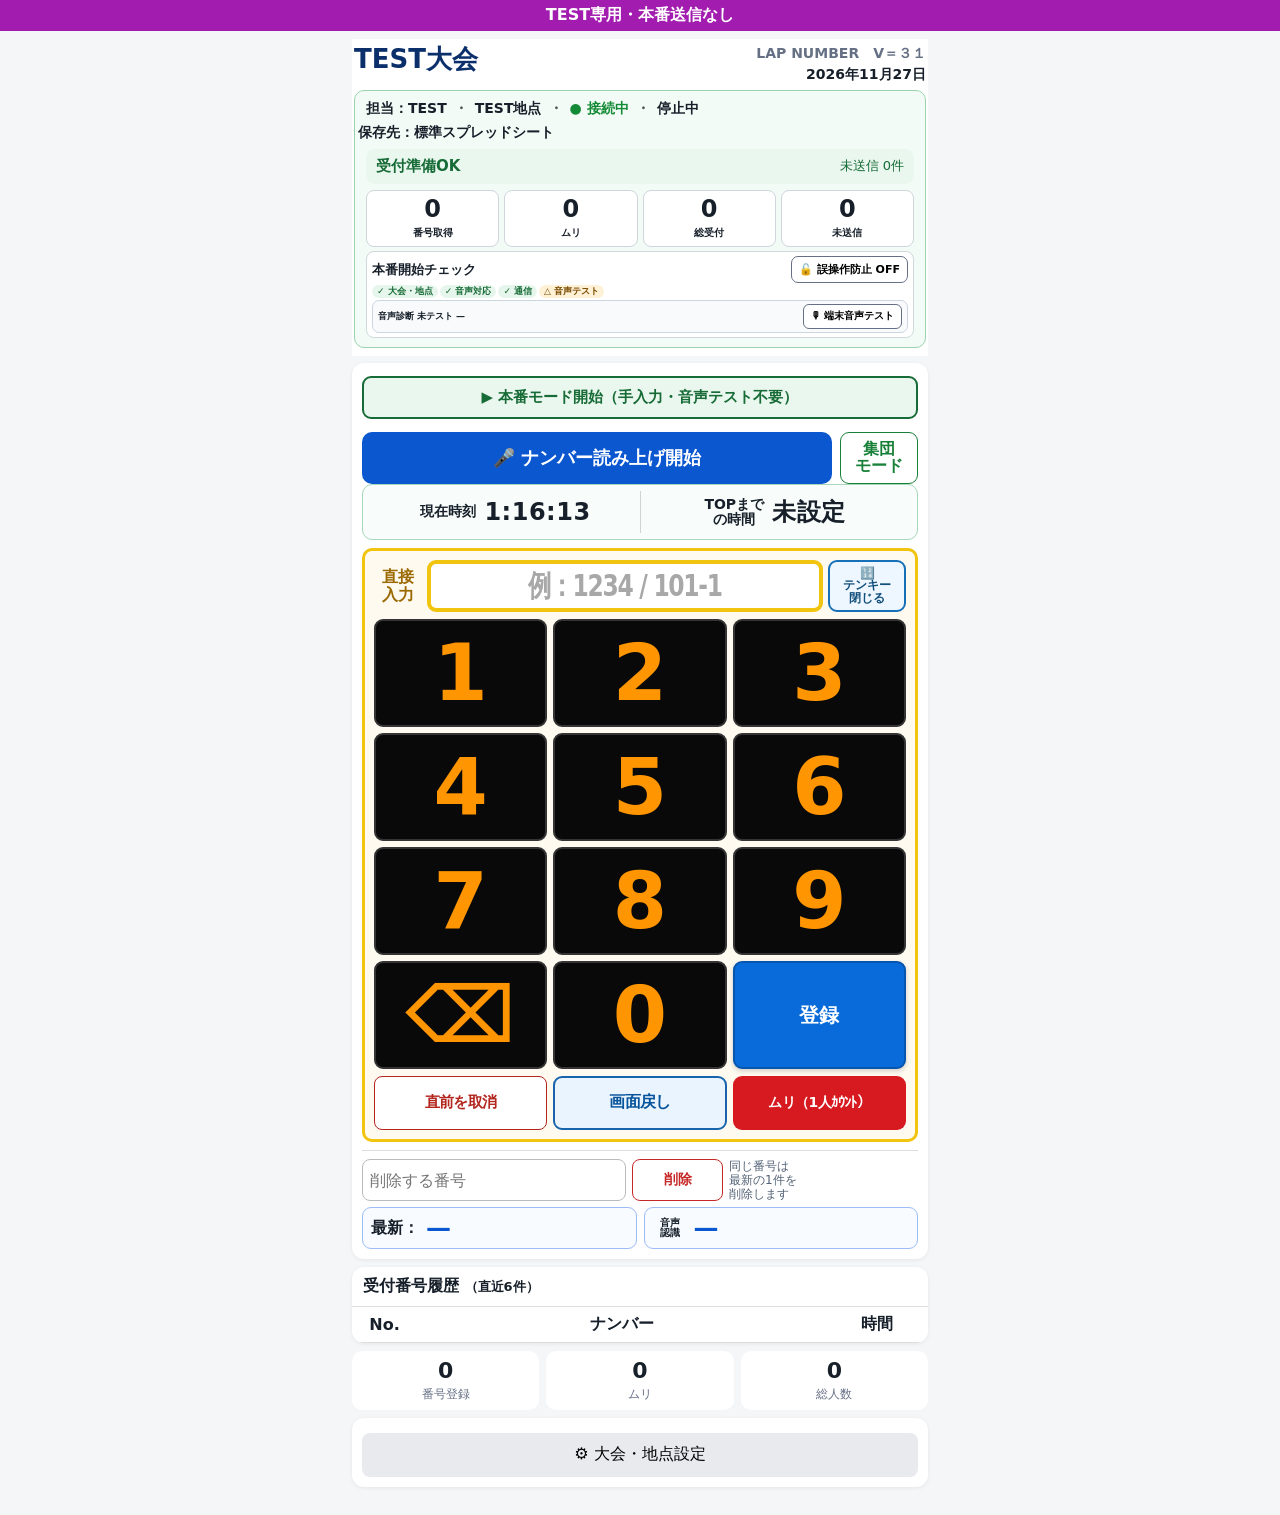
<file: lap_number_test_20261127/index.html>
<!doctype html>
<html lang="ja"><head><meta http-equiv="Content-Security-Policy" content="default-src 'none'; script-src 'unsafe-inline'; style-src 'unsafe-inline'; img-src data:; connect-src 'none'; form-action 'none'; base-uri 'none'"><meta charset="utf-8"><meta name="viewport" content="width=device-width,initial-scale=1,viewport-fit=cover"><meta name="theme-color" content="#0b57d0"><style>*{box-sizing:border-box}body{margin:0;font-family:system-ui,-apple-system,"Noto Sans JP",sans-serif;background:#f4f6f8;color:#17202a}button,input,select{font:inherit}.wrap{max-width:600px;margin:auto;padding:8px 12px 20px}.appHeader{background:#fff;color:#17202a;padding:6px 2px 8px;margin-bottom:7px}.titleRow{display:flex;align-items:flex-start;justify-content:space-between;gap:10px}.eventTitle{font-size:26px;font-weight:900;color:#0b2f6b;line-height:1.15;min-width:0}.eventDate{font-size:14px;font-weight:800;white-space:nowrap;padding-top:0;display:flex;flex-direction:column;align-items:flex-end;line-height:1.15}.eventDate::before{content:"V＝２９";font-size:inherit;font-weight:800;margin-bottom:5px;color:#667085}.infoBox{margin-top:8px;padding:9px 11px;border:1px solid #9bd3b0;border-radius:10px;background:#f3fbf6}.infoRow{display:flex;align-items:center;gap:7px;flex-wrap:wrap;font-size:14px;font-weight:700}.dotSep{color:#555}.connected{color:#138a35;font-weight:900}.offline{color:#b3261e;font-weight:900}.status{font-weight:800}.voiceActiveStatus{color:#d71920!important;font-weight:900}.destination{width:calc(100% + 16px);margin-left:-8px;margin-right:-8px;font-size:14px;font-weight:600;overflow-wrap:anywhere;word-break:break-all;margin-top:6px;line-height:1.25}.panel,.history,.settings{background:#fff;border-radius:12px;padding:10px;margin-bottom:8px;box-shadow:0 1px 4px #0001}.mainPanel{padding-top:8px}.timeBar{display:grid;grid-template-columns:1fr 1fr;align-items:stretch;border:1px solid #a8d8ba;border-radius:10px;background:#f8fcfa;padding:6px 8px;margin-bottom:8px;min-height:56px}.timeItem{display:flex;align-items:center;justify-content:center;gap:8px;min-width:0;white-space:nowrap}.timeItemTop{border-left:1px solid #cfd6d2}.timeItem span{font-size:14px;font-weight:800}.timeItem .topTimeLabel{display:inline-block;text-align:center;line-height:1.05;white-space:normal}.timeItem b{font-size:24px;letter-spacing:.5px}.countdownBefore{color:#d71920!important}.timeDivider{display:none}.voice{width:100%;height:52px;border:0;border-radius:10px;background:#0b57d0;color:#fff;font-size:18px;font-weight:800}.voice.on{background:#188038}.voiceHint{margin:4px 0 7px}.hint,.small{font-size:12px;color:#667085;margin:5px 0}.manual{margin-top:6px}.manual label{display:block;font-size:16px;font-weight:800;margin-bottom:5px}.inputModeRow{display:grid;grid-template-columns:minmax(0,1fr) 78px;gap:8px}.manual input{width:100%;height:52px;border:2px solid #c7cdd4;border-radius:9px;padding:7px 10px;font-size:28px;font-weight:400;text-align:center}.manModeBtn{height:52px;border:1.5px solid #e56b2f;border-radius:9px;background:#fff;color:#c64b14;font-weight:900;display:flex;flex-direction:column;align-items:center;justify-content:center;line-height:1.05;font-size:16px}.manModeHint{margin-left:2px}.registerMuriRow{display:grid;grid-template-columns:1fr 1fr;gap:8px;margin-top:7px}.register,.muri{width:100%;height:52px;margin:0;border:0;border-radius:9px;color:#fff;font-weight:900;font-size:18px}.register{background:#0b57d0}.muri{background:#d71920}.deleteBlock{margin-top:8px;padding-top:8px;border-top:1px solid #ddd}.deleteRow{display:grid;grid-template-columns:minmax(0,1fr) auto auto;align-items:center;gap:7px;width:100%}.deleteRow input{min-width:0;width:100%;height:42px;padding:6px 9px;border:1px solid #bbb;border-radius:8px}.deleteRow button{height:42px;padding:8px 13px;border:1px solid #c62828;border-radius:8px;background:#fff;color:#c62828;font-weight:800;white-space:nowrap}.deleteLabel{font-size:13px;font-weight:800;white-space:nowrap}.latestCompact{display:grid;grid-template-columns:1fr 1fr;gap:8px;margin-top:8px}.latestCell{min-height:52px;border:1px solid #9dbcf7;border-radius:9px;background:#f8fbff;padding:8px 10px;font-weight:800;display:flex;align-items:center;gap:7px;overflow:hidden;white-space:nowrap}.latestMain{font-size:19px}.latestMain b{color:#0b57d0;font-size:28px;line-height:1}.latestSub{font-size:11px}.rawSpeech{font-size:14px}.rawSpeech .rawLabel{font-size:12px;flex:0 0 auto;display:flex;flex-direction:column;line-height:1.05;text-align:center;min-width:34px}.rawSpeech b{color:#0b57d0;font-size:28px;line-height:1;overflow:hidden;text-overflow:ellipsis;min-width:0;flex:1}.cancelLast{width:100%;margin-top:7px;padding:9px;border:1px solid #b3261e;border-radius:8px;background:#fff;color:#b3261e;font-weight:700}.history{padding:0;overflow:hidden}.historyTitle{padding:9px 11px;font-size:16px;font-weight:900;border-bottom:1px solid #ddd}.historyTitle span{font-size:13px}.historyHeader,.history .row{display:grid;grid-template-columns:55px 1fr 92px;align-items:center;text-align:center}.historyHeader{font-weight:800;padding:7px 5px;border-bottom:1px solid #ddd}.history .row{padding:6px 5px;border-bottom:1px solid #e6e6e6;font-size:17px;font-weight:700;min-height:40px}.history .row:last-child{border-bottom:0}.numberCell{position:relative;display:flex;align-items:center;justify-content:center;min-width:0}.historyNumber{display:inline-block;text-align:center;font-size:22px;line-height:1.1}.historyTag{position:absolute;left:calc(50% + 42px);font-size:12px;font-weight:900;white-space:nowrap}.duplicateTag,.invalidTag{color:#d32f2f}.relayTag{color:#0b57d0}.stats{display:grid;grid-template-columns:repeat(3,1fr);gap:7px;margin-bottom:8px}.stats div{background:#fff;border-radius:10px;text-align:center;padding:7px}.stats b{display:block;font-size:22px}.stats span{font-size:12px;color:#667085}.settings button{width:100%;height:44px;margin-top:5px;border:0;border-radius:8px;background:#e8eaed}.modal{position:fixed;inset:0;z-index:99999;background:#0007;display:flex;align-items:center;justify-content:center;padding:14px}.modal[hidden]{display:none!important}.dialog{background:#fff;border-radius:14px;padding:18px;width:min(560px,100%);max-height:90vh;overflow:auto}.dialog h2{margin-top:0;display:flex;align-items:center;width:100%}.dialog h2::after{content:"V＝２９";font-size:14px;font-weight:800;color:#667085;white-space:nowrap;margin-left:auto}.dialog label{display:block;font-weight:700;margin:10px 0}.dialog input,.dialog select{width:100%;height:46px;margin-top:5px;padding:5px 8px;border:1px solid #bbb;border-radius:8px}.dialogBtns{display:flex;gap:8px}.dialogBtns button{flex:1;height:48px;border:0;border-radius:8px;background:#0b57d0;color:#fff;font-weight:700}.dialogBtns button+button{background:#777}.testBtn{width:100%;margin-top:8px;padding:11px;border:1px solid #0b57d0;border-radius:10px;background:#fff;color:#0b57d0;font-weight:700}.clearActions{display:grid;grid-template-columns:1fr 1fr;gap:8px;margin-top:14px}.clearBtn{width:100%;padding:12px;border-radius:10px;font-weight:800}.appClearBtn{border:1px solid #6b7280;background:#fff;color:#374151}.sheetClearBtn{border:1px solid #c62828;background:#fff;color:#c62828}.sheetClearBtn:disabled{opacity:.55}.clearActions+.small{margin-top:6px}.eventProfileBox{border:1px solid #aac7f5;background:#f8fbff;border-radius:11px;padding:11px;margin:4px 0 14px}.profileTitle{font-size:17px;font-weight:900;color:#0b2f6b;margin-bottom:5px}.profileYearRow{display:grid;grid-template-columns:110px 1fr;gap:10px;align-items:end}.profileYearRow label{margin:5px 0}.profileHint{font-size:11px;color:#667085;line-height:1.35;padding-bottom:8px}.profileBtns{display:grid;grid-template-columns:1.25fr .8fr .65fr;gap:6px}.profileBtns button,.profileShareBtns button,.profileCopyRow button{min-height:42px;border:1px solid #0b57d0;border-radius:8px;background:#fff;color:#0b57d0;font-weight:800;padding:7px}.profileBtns button:first-child{background:#0b57d0;color:#fff}.profileBtns button:last-child{border-color:#b3261e;color:#b3261e}.profileCopyRow{display:grid;grid-template-columns:120px 1fr;gap:8px;align-items:end;margin-top:10px;padding-top:10px;border-top:1px solid #d7e3f7}.profileCopyRow label{margin:0}.profileShareBtns{display:grid;grid-template-columns:1fr 1fr;gap:7px;margin-top:9px}.qrShareBox{margin-top:9px;padding:10px;background:#fff;border:1px solid #d7e3f7;border-radius:9px;text-align:center}.qrShareBox[hidden]{display:none!important}#qrCode{display:flex;justify-content:center;margin-bottom:7px}#qrCode img,#qrCode canvas{max-width:220px;width:100%;height:auto!important}
@media(max-width:430px){.wrap{padding:6px 8px 16px}.eventTitle{font-size:23px}.eventDate{font-size:12px}.infoRow,.destination{font-size:12px}.destination{width:calc(100% + 18px);margin-left:-9px;margin-right:-9px}.timeBar{min-height:50px;padding:4px 5px}.timeItem{gap:6px}.timeItem span{font-size:12px}.timeItem b{font-size:22px}.voice{height:48px}.manual input{font-size:25px;font-weight:400}.deleteRow{grid-template-columns:minmax(0,1fr) auto auto;gap:5px}.deleteRow button{padding:7px 10px}.deleteLabel{font-size:11px}.latestCell{padding:7px 8px}.latestMain{font-size:17px}.latestMain b{font-size:25px}.rawSpeech .rawLabel{font-size:10px;min-width:30px}.rawSpeech b{font-size:25px}.history .row{font-size:16px;min-height:38px}.historyNumber{font-size:21px}.historyTag{left:calc(50% + 38px);font-size:11px}.clearActions{gap:6px}.clearBtn{font-size:14px;padding:11px 6px}.profileYearRow{grid-template-columns:90px 1fr}.profileBtns{grid-template-columns:1.15fr .75fr .6fr}.profileBtns button,.profileShareBtns button,.profileCopyRow button{font-size:12px;padding:6px 4px}.profileCopyRow{grid-template-columns:105px 1fr}.dialog h2::after{font-size:12px}}
/* V31 gold direct-input frame */
.manual{border-color:#f1c40f!important;background:#fffaf0!important}.manual label{color:#9a6a00!important}.manual #numberInput{border:4px solid #f1c40f!important;box-shadow:none!important}.manual #numberInput:focus{border-color:#f1c40f!important;outline:2px solid rgba(241,196,15,.25)!important;outline-offset:1px;box-shadow:none!important}

/* V31 compact green group-mode button + maximum manual number size */
.v31VoicePackGrid{grid-template-columns:minmax(0,1fr) 78px!important;gap:8px!important}
.v31VoicePackGrid .v31PackBtn{width:78px!important;height:52px!important;min-height:52px!important;padding:4px!important;border:1.5px solid #188038!important;border-radius:9px!important;background:#fff!important;color:#188038!important;font-size:16px!important;line-height:1.05!important;font-weight:900!important;display:flex!important;flex-direction:column!important;align-items:center!important;justify-content:center!important}
.v31VoicePackGrid .v31PackBtn.on{background:#188038!important;color:#fff!important;border-color:#188038!important}
.manual #numberInput{font-size:clamp(38px,11vw,44px)!important;line-height:44px!important;height:52px!important;min-height:52px!important;padding:0 4px!important;box-sizing:border-box!important}
.manual #numberInput::placeholder{font-size:24px!important;line-height:44px!important;font-weight:800!important;color:#9b9b9b!important;opacity:1!important}

/* V31 same-row cancel + number delete */
.deleteActionRow{display:grid;grid-template-columns:minmax(105px,1.05fr) minmax(0,1fr) 56px;align-items:center;gap:5px;width:100%}
.deleteActionRow .cancelLast{width:100%;height:42px;margin:0!important;padding:5px 4px!important;border:1px solid #b3261e;border-radius:8px;background:#fff;color:#b3261e;font-size:13px;font-weight:900;white-space:nowrap}
.deleteActionRow input{min-width:0;width:100%;height:42px;padding:5px 7px;border:1px solid #bbb;border-radius:8px;font-size:16px}
.deleteActionRow #deleteNumberBtn{width:56px;height:42px;padding:5px 4px;border:1px solid #c62828;border-radius:8px;background:#fff;color:#c62828;font-size:14px;font-weight:900;white-space:nowrap}
.deleteHint{font-size:10px!important;line-height:1.25!important;margin:4px 0 0!important}

/* V31 guaranteed vertical centering for the direct-input example text */
.numberInputWrap{position:relative;min-width:0;height:52px}
.numberInputWrap #numberInput{width:100%!important;height:52px!important;min-height:52px!important;padding:0 4px!important;line-height:1!important;text-align:center!important;box-sizing:border-box!important}
.numberInputPlaceholder{position:absolute;inset:0;display:flex;align-items:center;justify-content:center;pointer-events:none;font-size:24px;font-weight:700;color:#a8a8a8;line-height:1;white-space:nowrap}
.numberInputWrap #numberInput:not(:placeholder-shown)+.numberInputPlaceholder{display:none}
.numberInputWrap #numberInput::placeholder{color:transparent!important;opacity:0!important}
</style><title>LAP NUMBER V31 TEST</title><style>body::before{content:'TEST専用・本番送信なし';display:block;background:#a21caf;color:white;text-align:center;font-weight:bold;padding:5px}</style><style>
.v31PackRow{display:flex;gap:8px;align-items:center;margin-top:8px}.v31PackBtn{min-height:42px;border:2px solid #8a5a00;border-radius:9px;background:#fff;color:#8a5a00;font-weight:900;padding:7px 12px}.v31PackBtn.on{background:#8a5a00;color:#fff}.v31PackRow .hint{margin:0;font-weight:700}.v31PackCountRow{display:flex;gap:5px;align-items:center;flex-wrap:wrap;margin-top:6px}.v31PackCountRow[hidden]{display:none}.v31PackCountRow span,.v31PackCountRow b{font-size:12px}.v31PackCountRow button{min-width:40px;min-height:36px;border:1px solid #8a5a00;border-radius:8px;background:#fff;font-weight:900}.v31PackCountRow button.on{background:#8a5a00;color:#fff}.v31Diag{margin-top:9px;padding:9px;border:1px solid #ccd5e0;border-radius:9px;background:#f8fafc}.v31Diag>div:first-child{display:flex;gap:8px;align-items:center;flex-wrap:wrap}.v31Diag span{font-size:12px;font-weight:800}.v31Diag button{margin-top:7px;min-height:40px;width:100%;font-weight:900;border-radius:8px;border:1px solid #667085;background:#fff}.v31Diag .hint{margin-top:5px}.v31FieldAlert{margin-top:7px;padding:8px 10px;border-radius:9px;display:flex;justify-content:space-between;gap:8px;align-items:center;font-size:13px}.v31FieldAlert b{font-size:15px}.v31FieldAlert.ok{background:#eaf7ee;color:#176b36}.v31FieldAlert.warn{background:#fff4d6;color:#7a4b00}.v31FieldAlert.danger{background:#ffe5e5;color:#a40000}.v31FieldAlert.offline{background:#eceff3;color:#344054}.v31LiveCounters{display:grid;grid-template-columns:repeat(4,1fr);gap:5px;margin-top:6px}.v31LiveCounters div{text-align:center;padding:6px 2px;border:1px solid #d0d5dd;border-radius:8px;background:#fff}.v31LiveCounters b{display:block;font-size:24px;line-height:1}.v31LiveCounters span{font-size:10px;font-weight:800}.v31LiveCounters .queueWarn{background:#fff1d6;color:#7a4b00}.v31FieldLockBtn{margin-top:6px;width:100%;min-height:40px;border-radius:9px;border:1px solid #667085;background:#fff;font-weight:900}.v31FieldLockBtn.on{background:#263238;color:#fff;border-color:#263238}.v31StartFlow{margin-top:8px;padding:9px;border:1px solid #cfd8dc;border-radius:9px;background:#fff}.v31StartSteps{display:flex;gap:5px;flex-wrap:wrap;margin:6px 0}.v31StartSteps span{padding:4px 7px;border-radius:12px;background:#eceff1;font-size:11px;font-weight:800}.v31StartSteps span.ok{background:#e7f6ec;color:#176b36}.v31StartSteps span.ng{background:#fff1d6;color:#7a4b00}.v31StartBtn{width:100%;min-height:44px;border:0;border-radius:9px;background:#176b36;color:#fff;font-size:15px;font-weight:900}.v31StartBtn:disabled{background:#9aa4ad}.v31QuickUndoBtn{width:100%;min-height:54px;margin-top:7px;border:2px solid #b42318;border-radius:9px;background:#fff;color:#b42318;font-size:17px;font-weight:900}.v31UndoInfo{text-align:center;font-size:12px;font-weight:800;margin-top:3px}.v31GapFill{margin-top:7px;padding:8px;border:2px solid #b54708;border-radius:9px;background:#fff4e5}.v31GapFill b{display:block;text-align:center;margin-bottom:6px}.v31GapFill button{width:100%;min-height:46px;margin-top:4px;border-radius:8px;font-weight:900}.v31GapFillBtn{}.v31GapFill button:first-of-type{background:#b54708;color:#fff;border:0}.v31GapFill button:last-of-type{background:#fff;border:1px solid #667085}.v31ExitRaceBtn{width:100%;min-height:38px;margin-top:6px;border:1px solid #667085;border-radius:9px;background:#fff;font-weight:800}body.v31-race-live .v31StartFlow{padding:6px;background:#eef8f1}body.v31-race-live .v31Diag,body.v31-race-live .v31PackRow,body.v31-race-live #v31FieldLockBtn{display:none!important}body.v31-race-live details,body.v31-race-live .settings,body.v31-race-live .setup{display:none!important}body.v31-race-live #v31ExitRaceBtn{display:block!important}body.v31-race-live #v31QuickUndoBtn,body.v31-race-live #v31UndoInfo{display:none!important}body.v31-race-live #v31GapFill:not([hidden]){display:block!important}body.v31-race-live #v31StartSteps{display:none}body.v31-race-live .v31StartFlowTitle{display:none}body.v31-race-live .voice{min-height:64px;font-size:20px}body.v31-race-live #muriBtn{min-height:60px;font-size:18px}body.v31-race-live .history{font-size:17px}.v31LockedControl{opacity:.42!important;pointer-events:none!important;filter:grayscale(.5)}.v31LockNote{font-size:12px;font-weight:800;margin-top:4px}
.v31Flash{position:fixed;inset:0;z-index:9999;display:none;align-items:center;justify-content:center;flex-direction:column;background:rgba(255,255,255,.94);pointer-events:none}.v31Flash.show{display:flex}.v31FlashNo{font-size:min(34vw,180px);line-height:.95;font-weight:900;letter-spacing:-.04em}.v31FlashMeta{margin-top:14px;font-size:20px;font-weight:900}.v31Flash.warn{background:rgba(255,241,214,.97)}.v31Flash.warn .v31FlashMeta{color:#8a4b00}.v31Flash.muri{background:rgba(255,229,229,.97)}.v31Flash.muri .v31FlashNo{color:#a40000}.v31FlashNo,.v31FlashMeta{flex-shrink:0}.v31FlashNo{min-height:1em;display:flex;align-items:center;justify-content:center;text-align:center}.v31Flash.muri .v31FlashNo{letter-spacing:-.04em}.v31Flash{position:fixed!important;top:0!important;left:0!important;width:100vw!important;height:100vh!important;height:100dvh!important;right:auto!important;bottom:auto!important;transform:none!important;box-sizing:border-box;align-items:center!important;justify-content:center!important}
/* V31 UI compact layout */
.v31VoicePackGrid{display:grid;grid-template-columns:minmax(0,1fr) 78px;gap:8px;align-items:stretch;margin-top:8px}
.v31VoicePackGrid .voice{width:100%;margin:0;min-width:0}
.v31VoicePackGrid .v31PackBtn{width:78px;height:52px;min-height:52px;margin:0;padding:4px;border:1.5px solid #188038;border-radius:9px;background:#fff;color:#188038;font-size:16px;line-height:1.05;font-weight:900;display:flex;flex-direction:column;align-items:center;justify-content:center}.v31VoicePackGrid .v31PackBtn.on{background:#188038;color:#fff;border-color:#188038}
.v31PackRow{display:contents}.v31PackRow .hint{display:none}
.v31Diag{padding:5px 7px;margin-top:6px;display:flex;align-items:center;gap:8px}.v31Diag>div:first-child{font-size:11px;display:flex;align-items:center;gap:6px;flex-wrap:nowrap;white-space:nowrap}.v31Diag button{margin-top:0;min-height:30px;width:auto;padding:3px 10px;font-size:12px;flex:0 0 auto;white-space:nowrap}.v31Diag .hint{display:none}
.manual{margin-top:8px!important;padding:9px!important;border:3px solid #f1c40f!important;border-radius:10px!important;background:#fffaf0!important}.manual>label{display:block;font-size:18px!important;font-weight:900!important;color:#9a6a00!important;margin-bottom:5px}.manual #numberInput{border:4px solid #f1c40f!important;background:#fff!important;font-size:clamp(38px,11vw,44px)!important;line-height:44px!important;font-weight:900!important;height:52px!important;min-height:52px!important;padding:0 4px!important;box-sizing:border-box!important;box-shadow:none!important}.manual #numberInput::placeholder{font-size:24px!important;line-height:44px!important;font-weight:800!important;color:#9b9b9b!important;opacity:1!important}.manual #numberInput:focus{border-color:#f1c40f!important;outline:2px solid rgba(241,196,15,.25)!important;outline-offset:1px;box-shadow:none!important}.manual #registerBtn{min-height:54px!important;font-size:20px!important;font-weight:900!important;box-shadow:0 2px 5px rgba(0,0,0,.18)}
body.v31-race-live .v31VoicePackGrid .v31PackRow{display:contents!important}
body.v31-race-live .v31VoicePackGrid .v31PackBtn{display:block!important}

/* V31 ultra-compact pre-race controls */
.v31StartFlow{margin-top:4px!important;padding:4px 5px!important;border-radius:8px!important}
.v31StartFlowTitle{display:flex;align-items:center;justify-content:space-between;gap:5px;margin:0 0 2px!important}
.v31StartFlowTitle>b{font-size:13px!important;line-height:1!important;white-space:nowrap}
.v31StartFlowTitle .v31FieldLockBtn{width:auto!important;min-height:27px!important;height:27px!important;margin:0!important;padding:2px 7px!important;border-radius:7px!important;font-size:11px!important;line-height:1!important;white-space:nowrap;flex:0 0 auto}
.v31StartSteps{display:flex!important;gap:2px!important;margin:2px 0!important;flex-wrap:wrap!important}
.v31StartSteps span{padding:2px 5px!important;border-radius:9px!important;font-size:9px!important;line-height:1!important;white-space:nowrap}
.v31StartFlow .v31Diag{margin-top:2px!important;padding:3px 5px!important;gap:5px!important;min-height:29px!important;border-radius:7px!important}
.v31StartFlow .v31Diag>div:first-child{gap:3px!important;font-size:9px!important;flex:1 1 auto;min-width:0;white-space:nowrap}
.v31StartFlow .v31Diag b,.v31StartFlow .v31Diag span{font-size:9px!important;line-height:1!important}
.v31StartFlow .v31Diag button{min-height:25px!important;height:25px!important;padding:1px 7px!important;font-size:10px!important;line-height:1!important;border-radius:6px!important}
.v31StartFlow #v31MicTestResult{display:none!important}

/* V31 same-row cancel + number delete */
.deleteActionRow{display:grid;grid-template-columns:minmax(105px,1.05fr) minmax(0,1fr) 56px;align-items:center;gap:5px;width:100%}
.deleteActionRow .cancelLast{width:100%;height:42px;margin:0!important;padding:5px 4px!important;border:1px solid #b3261e;border-radius:8px;background:#fff;color:#b3261e;font-size:13px;font-weight:900;white-space:nowrap}
.deleteActionRow input{min-width:0;width:100%;height:42px;padding:5px 7px;border:1px solid #bbb;border-radius:8px;font-size:16px}
.deleteActionRow #deleteNumberBtn{width:56px;height:42px;padding:5px 4px;border:1px solid #c62828;border-radius:8px;background:#fff;color:#c62828;font-size:14px;font-weight:900;white-space:nowrap}
.deleteHint{font-size:10px!important;line-height:1.25!important;margin:4px 0 0!important}

/* V31 guaranteed vertical centering for the direct-input example text */
.numberInputWrap{position:relative;min-width:0;height:52px}
.numberInputWrap #numberInput{width:100%!important;height:52px!important;min-height:52px!important;padding:0 4px!important;line-height:1!important;text-align:center!important;box-sizing:border-box!important}
.numberInputPlaceholder{position:absolute;inset:0;display:flex;align-items:center;justify-content:center;pointer-events:none;font-size:24px;font-weight:700;color:#a8a8a8;line-height:1;white-space:nowrap}
.numberInputWrap #numberInput:not(:placeholder-shown)+.numberInputPlaceholder{display:none}
.numberInputWrap #numberInput::placeholder{color:transparent!important;opacity:0!important}
.v31KeypadToggle{width:78px;min-width:78px;min-height:52px;margin:0;padding:2px;border:2px solid #1670b8;border-radius:9px;background:#eef7ff;color:#124f7b;font-weight:900;font-size:12px;display:flex;flex-direction:column;align-items:center;justify-content:center;line-height:1.05}.v31KeypadToggle span{display:block}.v31Keypad[hidden]{display:none!important}.v31Keypad{margin:7px 0}.v31KeypadGrid{display:grid;grid-template-columns:repeat(3,minmax(0,1fr));gap:6px}.v31KeypadGrid button{height:clamp(78px,19vw,108px);min-height:78px;border:2px solid #343434;border-radius:9px;background:#090909;color:#ff9500;font-size:clamp(52px,14vw,78px);font-weight:900;line-height:1;touch-action:manipulation}.v31KeypadGrid button:active{background:#353535}.v31KeypadGrid .v31KeypadBack{color:#ff9500}.v31KeypadGrid .v31KeypadRegister{background:#086bd9!important;color:#fff!important;border-color:#0656b1!important;font-size:clamp(22px,6vw,30px)!important}.v31KeypadHyphen{width:100%;min-height:38px;margin-top:5px;background:#171717;color:#ffe500;border:1px solid #555;border-radius:8px;font-size:20px;font-weight:900}.v31KeypadClear{min-height:54px!important;background:#fff4f4!important;color:#a02b2b!important;border:2px solid #a94442!important;font-size:18px!important;font-weight:900}.v31StandardRegister{width:100%;min-height:52px;margin-top:6px}.manual:has(.v31Keypad:not([hidden])) .v31StandardRegister{display:none!important}.manual:has(.v31Keypad:not([hidden])) .registerMuriRow{display:grid!important;grid-template-columns:1fr 1fr;gap:7px}.manual:has(.v31Keypad:not([hidden])) .registerMuriRow>*{width:100%!important}.v31KeypadCancel{min-height:54px!important;font-size:16px!important;font-weight:900!important}.manual .registerMuriRow{display:grid!important;grid-template-columns:1fr 1fr;gap:7px}.manual .registerMuriRow>*{width:100%!important}.v31ManualStartBtn{width:100%;min-height:43px;margin:5px 0;border:2px solid #176b36;border-radius:9px;background:#eaf7ee;color:#176b36;font-size:15px;font-weight:900}body.v31-race-live #v31ManualStartBtn{display:none!important}.deleteBlock .deleteActionRow{display:grid!important;grid-template-columns:minmax(0,1.4fr) minmax(52px,.48fr) minmax(92px,1fr)!important;align-items:center!important;gap:6px!important}.deleteBlock .deleteHint{font-size:clamp(10px,2.5vw,12px)!important;line-height:1.2!important;margin:0!important;color:#526175!important;white-space:nowrap!important}.deleteBlock #deleteNumberInput{min-width:0!important}.deleteBlock #deleteNumberBtn{min-width:0!important;width:100%!important}.v31KeypadGrid button{user-select:none;-webkit-user-select:none}body.v31-race-live .mainPanel .timeBar{position:sticky;top:0;z-index:20;background:#fff;border-radius:8px;box-shadow:0 2px 7px rgba(0,0,0,.12)}.manual .inputModeRow{display:grid!important;grid-template-columns:48px minmax(0,1fr) 78px!important;align-items:center!important;gap:5px!important}.manual .v31InlineInputLabel{display:flex!important;align-items:center!important;justify-content:center!important;text-align:center!important;margin:0!important;padding:0!important;color:#9a6a00!important;font-size:16px!important;font-weight:900!important;line-height:1.1!important;white-space:normal!important}.manual .numberInputWrap{width:100%!important;min-width:0!important}.manual .numberInputPlaceholder{font-size:clamp(21px,6.5vw,30px)!important;font-weight:900!important;letter-spacing:-.055em!important;transform:scaleX(.78);transform-origin:center center;white-space:nowrap!important;overflow:visible!important}.manual .v31KeypadToggle{width:78px!important;min-width:0!important}.mainPanel .latestCompact{margin-top:5px!important;gap:7px!important}.mainPanel .latestCell{height:42px!important;min-height:42px!important;max-height:42px!important;padding:3px 8px!important;line-height:1!important}.mainPanel .latestMain{font-size:16px!important}.mainPanel .latestMain b,.mainPanel .rawSpeech b{font-size:25px!important;line-height:1!important}.mainPanel .rawSpeech .rawLabel{font-size:10px!important;line-height:1!important}.manual .registerMuriRow,.manual:has(.v31Keypad:not([hidden])) .registerMuriRow{display:grid!important;grid-template-columns:repeat(3,minmax(0,1fr))!important;gap:6px!important;align-items:stretch!important}.manual .registerMuriRow>button{width:100%!important;min-width:0!important;min-height:54px!important;height:54px!important;margin:0!important;padding:3px!important;box-sizing:border-box!important;font-size:clamp(11px,2.8vw,15px)!important;line-height:1.12!important}.manual .registerMuriRow .v31ReturnViewBtn{border:2px solid #1764ad!important;border-radius:9px!important;background:#eaf4ff!important;color:#07549b!important;font-weight:900!important;display:flex!important;flex-direction:column!important;align-items:center!important;justify-content:center!important;font-size:18px!important}.manual .registerMuriRow .v31ReturnViewBtn span{font-size:clamp(11px,2.8vw,14px)!important}.manual .registerMuriRow>button{font-size:clamp(17px,4.4vw,23px)!important;font-weight:900!important;letter-spacing:-.06em!important;padding:2px!important;line-height:1.05!important;overflow:hidden!important}.manual .registerMuriRow .v31ReturnViewBtn{font-size:clamp(19px,5vw,25px)!important;white-space:nowrap!important}.manual .registerMuriRow #cancelLastBtn{white-space:nowrap!important}.manual .registerMuriRow #muriBtn{font-size:clamp(15px,3.9vw,21px)!important;white-space:nowrap!important}.v31SectionTitle{font-size:16px;font-weight:900;color:#174f86;margin:12px 0 7px}.v31ShareBox{margin:12px 0;padding:10px;border:1px solid #8bb8df;border-radius:10px;background:#f5faff}.v31Advanced{margin:12px 0;border:1px solid #cbd5e1;border-radius:10px}.v31Advanced summary{padding:12px;font-size:14px;font-weight:800;cursor:pointer}.v31AdvancedInner{padding:8px 10px 12px}.v31AdvancedInner .eventProfileBox{margin-bottom:10px}.v31ShareBox .profileShareBtns{margin:8px 0}.v31ShareBox .profileShareBtns{display:flex;gap:8px;flex-wrap:wrap}.v31ShareBox .profileShareBtns button{min-height:48px;flex:1;min-width:120px;cursor:pointer;pointer-events:auto;position:relative;z-index:1}.v31ShareBox #profileStatus{display:block;margin:8px 0;min-height:20px}/* Legacy Android WebView: avoid :has() selector dependency for three-action layout */.manual .registerMuriRow{display:grid!important;grid-template-columns:repeat(3,minmax(0,1fr))!important;gap:5px!important}.manual .registerMuriRow>button{min-width:0!important;width:100%!important;box-sizing:border-box!important;padding:2px!important;font-size:clamp(11px,3vw,15px)!important;letter-spacing:-.04em!important;white-space:normal!important;overflow-wrap:anywhere!important}.manual .registerMuriRow #v31ReturnViewBtn{font-size:clamp(12px,3.1vw,16px)!important;white-space:normal!important}.manual .registerMuriRow #muriBtn{font-size:clamp(10px,2.8vw,14px)!important;white-space:normal!important}/* Legacy Android: only one register button is needed when the keypad is visible. */.manual .v31StandardRegister{display:none!important}.manual .registerMuriRow{display:grid!important;grid-template-columns:repeat(3,minmax(0,1fr))!important;gap:5px!important}.manual .registerMuriRow>button{min-width:0!important;pointer-events:auto!important;touch-action:manipulation;position:relative;z-index:2}</style></head>
<body><div id="v31Flash" class="v31Flash" aria-live="assertive"><div id="v31FlashNo" class="v31FlashNo"></div><div id="v31FlashMeta" class="v31FlashMeta"></div></div><main class="wrap">
<header class="appHeader"><div class="titleRow"><div id="event" class="eventTitle">大会名未設定</div><div id="eventDate" class="eventDate"></div></div><div class="infoBox"><div class="infoRow"><span id="staff">担当：未設定</span><span class="dotSep">・</span><span id="point">地点未設定</span><span class="dotSep">・</span><span id="connectionState" class="connected">● 接続中</span><span class="dotSep">・</span><span id="status" class="status">停止中</span></div><div id="destination" class="destination">保存先：標準スプレッドシート</div>
<div id="v31FieldAlert" class="v31FieldAlert ok"><b id="v31FieldAlertMain">受付準備</b><span id="v31FieldAlertSub">状態確認中</span></div>
<div id="v31LiveCounters" class="v31LiveCounters"><div><b id="v31CountBib">0</b><span>番号取得</span></div><div><b id="v31CountMuri">0</b><span>ムリ</span></div><div><b id="v31CountTotal">0</b><span>総受付</span></div><div><b id="v31CountQueue">0</b><span>未送信</span></div></div>
<div class="v31StartFlow"><div class="v31StartFlowTitle"><b>本番開始チェック</b><button id="v31FieldLockBtn" type="button" class="v31FieldLockBtn">🔓 誤操作防止 OFF</button></div><div id="v31StartSteps" class="v31StartSteps"></div><div class="v31Diag"><div><b>音声診断</b><span id="v31MicState">未テスト</span><span id="v31Quality">—</span></div><button id="v31MicTestBtn" type="button">🎙 端末音声テスト</button><div id="v31MicTestResult" class="hint">本番前に「1234」などを読み上げて認識状態を確認します。</div></div><button id="v31QuickUndoBtn" type="button" class="v31QuickUndoBtn" hidden>↩ 直前1件を取消</button><div id="v31UndoInfo" class="v31UndoInfo" hidden>取消対象：なし</div><div id="v31GapFill" class="v31GapFill" hidden><b id="v31GapFillText">人数抜け：0人</b><button id="v31GapFillBtn" type="button">不足人数をムリで補完</button><button id="v31GapDismissBtn" type="button">補完しない</button></div><button id="v31ExitRaceBtn" type="button" class="v31ExitRaceBtn" hidden>本番モード終了</button></div></div></header>
<section class="panel mainPanel"><button id="v31ManualStartBtn" type="button" class="v31ManualStartBtn">▶ 本番モード開始（手入力・音声テスト不要）</button><div class="v31VoicePackGrid"><button id="voiceBtn" class="voice" type="button">🎤 ナンバー読み上げ開始</button><div class="v31PackRow"><button id="packModeBtn" type="button" class="v31PackBtn" aria-label="集団モード OFF"><span>集団</span><span>モード</span></button><span id="packModeHint" class="hint">通常受付</span></div></div>
<div class="timeBar"><div class="timeItem"><span>現在時刻</span><b id="currentTime">--:--:--</b></div><div class="timeItem timeItemTop"><span class="topTimeLabel">TOPまで<br>の時間</span><b id="countdown">未設定</b></div></div>

<div id="v31PackCountRow" class="v31PackCountRow" hidden><span>見えた人数</span><button type="button" data-pack-count="2">2</button><button type="button" data-pack-count="3">3</button><button type="button" data-pack-count="4">4</button><button type="button" data-pack-count="5">5+</button><b id="v31PackExpected">未指定</b></div>
<div class="manual"><div class="inputModeRow"><label for="numberInput" class="v31InlineInputLabel">直接<br>入力</label><div class="numberInputWrap"><input id="numberInput" inputmode="numeric" autocomplete="off" placeholder=" "><span class="numberInputPlaceholder">例：1234 / 101-1</span></div><button id="v31KeypadToggle" type="button" aria-expanded="false" aria-controls="v31Keypad" class="v31KeypadToggle">🔢<span>テンキー</span><span>開く</span></button></div><div id="v31Keypad" class="v31Keypad" hidden><div class="v31KeypadGrid"><button type="button" data-v31-key="1">1</button><button type="button" data-v31-key="2">2</button><button type="button" data-v31-key="3">3</button><button type="button" data-v31-key="4">4</button><button type="button" data-v31-key="5">5</button><button type="button" data-v31-key="6">6</button><button type="button" data-v31-key="7">7</button><button type="button" data-v31-key="8">8</button><button type="button" data-v31-key="9">9</button><button type="button" data-v31-key="back" class="v31KeypadBack">⌫</button><button type="button" data-v31-key="0">0</button><button id="registerBtn" type="button" class="register v31KeypadRegister">登録</button></div></div><div class="registerMuriRow"><button id="cancelLastBtn" type="button" class="cancelLast v31KeypadCancel">直前を取消</button><button id="v31ReturnViewBtn" type="button" class="v31ReturnViewBtn">画面戻し</button><button id="muriBtn" class="muri" type="button">ムリ（1人ｶｳﾝﾄ）</button></div></div>
<div class="deleteBlock"><div class="deleteActionRow"><input id="deleteNumberInput" inputmode="numeric" autocomplete="off" placeholder="削除する番号"><button id="deleteNumberBtn" type="button">削除</button><div class="hint deleteHint">同じ番号は<br>最新の1件を<br>削除します</div></div></div>
<div class="latestCompact"><div class="latestCell latestMain"><span>最新：</span><b id="latest">—</b><span id="latestSub"></span></div><div class="latestCell rawSpeech"><span class="rawLabel"><span>音声</span><span>認識</span></span><b id="rawSpeechValue">—</b></div></div></section>
<section class="history"><div class="historyTitle">受付番号履歴 <span>（直近6件）</span></div><div class="historyHeader"><span>No.</span><span>ナンバー</span><span>時間</span></div><div id="history"></div></section>
<section class="stats"><div><b id="okCount">0</b><span>番号登録</span></div><div><b id="muriCount">0</b><span>ムリ</span></div><div><b id="totalCount">0</b><span>総人数</span></div></section>
<section class="settings"><button id="settingsBtn" type="button">⚙ 大会・地点設定</button><button id="installBtn" type="button" hidden>📱 ホーム画面に追加</button></section>
<div id="modeBadge" hidden>マラソン</div>
<div id="settingsPanel" class="modal" hidden><div class="dialog"><h2>大会・地点設定</h2>
<div class="v31SectionTitle">① 大会・担当者の設定</div><p class="small">大会名・開催日・方式・地点・担当者を入力します。新規大会は下の「新規大会＋記録シートを作成」を実行してください。</p><label>大会名<input id="sEvent"></label><label>開催日<input id="sDate" type="date"></label><label>ゼッケン番号帯<select id="sBibRange"><option value="NORMAL">通常番号（1～9,999）</option><option value="MAN">万台番号（10,000～99,999）</option><option value="MIXED" selected>混在番号（1～99,999）</option></select></label><label>方式<select id="sMode"><option value="MARATHON">マラソン</option><option value="EKIDEN">駅伝（ハイフンあり）</option><option value="EKIDEN_LAP">周回型駅伝（ハイフンなし）</option><option value="RELAY">リレーマラソン</option></select></label><label>地点名<input id="sPoint" placeholder="フィニッシュ / 第1中継所 / 5km など"></label><label>担当者名<input id="sStaff"></label><label>TOP予想時刻<input id="sTop" placeholder="09:30:00"></label><label id="relayGapWrap" hidden>周回差（再読み取り無効時間・1～60分）<input id="sRelayGap" type="number" min="1" max="60" step="1" value="1"></label><label id="sheetIdWrap" hidden>保存先スプレッドシートID<input id="sSheetId" autocomplete="off"></label><div id="connectionStatus" class="hint"></div><section class="v31ShareBox"><div class="v31SectionTitle">③ スタッフへ設定を配布</div><p class="small">大会名・開催日・地点・送信先をまとめて共有。受け取ったスタッフは担当者名だけ入力します。</p><div class="profileShareBtns"><button type="button" id="makeProfileQr">QRコード作成</button><button type="button" id="copyProfileUrl">共有URLをコピー</button></div><div id="profileStatus" class="hint" role="status" aria-live="polite"></div><div id="qrShareBox" class="qrShareBox" hidden><div id="qrCode"></div><div class="profileHint">大会・地点・送信先を共有します。担当者名は各スタッフが入力してください。URLは関係者のみに配布してください。</div><button type="button" id="closeProfileQr">QRコードを閉じる</button></div></section><details class="v31Advanced"><summary>管理者向け詳細設定・過去大会の呼び出し</summary><div class="v31AdvancedInner"><p class="small">通常の新規大会作成では操作不要です。設定変更や過去大会の再利用時だけ開いてください。</p><div class="eventProfileBox"><div class="profileTitle">共有大会マスタ</div><label>共有マスタ スプレッドシートID<input id="sharedMasterId" autocomplete="off" placeholder="共有大会マスタ用スプレッドシートのID"></label><div class="profileYearRow"><label>年<input id="sharedYear" type="number" min="2000" max="2100" step="1" placeholder="2026"></label><div class="profileHint">同じ共有マスタIDをPC・スマホに設定すると、同じ大会一覧を呼び出せます。</div></div><label>共有大会<select id="sharedProfileSelect"><option value="">共有大会を選択</option></select></label><div class="profileBtns"><button type="button" id="refreshSharedMaster">一覧更新</button><button type="button" id="saveSharedMaster">共有へ登録</button><button type="button" id="loadSharedMaster">呼び出し</button></div><button type="button" id="deleteSharedMaster" class="testBtn">共有マスタから削除</button><div id="sharedMasterStatus" class="hint"></div></div>
<div class="eventProfileBox"><div class="profileTitle">大会設定管理</div><label>保存済み大会<select id="eventProfileSelect"><option value="">保存済み大会を選択</option></select></label><div class="profileYearRow"><label>年<input id="profileYear" type="number" min="2000" max="2100" step="1" placeholder="2026"></label><div class="profileHint">大会共通設定だけをこの端末に保存します。共有URLでは地点も引き継げます。担当者名は各自入力します。</div></div><div class="profileBtns"><button type="button" id="saveEventProfile">大会設定を保存</button><button type="button" id="loadEventProfile">呼び出し</button><button type="button" id="deleteEventProfile">削除</button></div><div class="profileCopyRow"><label>複製先の年<input id="copyToYear" type="number" min="2000" max="2100" step="1"></label><button type="button" id="copyPrevProfile">前年大会から複製</button></div></div>
<label class="v31AdminOnly">Google Apps Script URL<input id="sEndpoint" autocomplete="off" placeholder="https://script.google.com/macros/s/.../exec"></label><button type="button" id="testConnectionBtn" class="testBtn">🔗 通信確認</button></div></details><div class="dialogBtns"><button type="button" id="saveSettings">保存</button><button type="button" id="closeSettings">閉じる</button></div><div class="clearActions"><button type="button" id="clearRecordsBtn" class="clearBtn appClearBtn">アプリ内クリア</button><button type="button" id="clearPointSheetBtn" class="clearBtn sheetClearBtn">シート全消去</button></div><div id="v30RestoreMount"></div><p class="small">左：この端末の登録データだけを消去　／　右：現在の地点シートの見出し以外を全消去</p><p class="small">保存先は共有大会マスタから自動解決します。Spreadsheet IDの入力は不要です。</p></div></div></main>
<script>const $ = id => document.getElementById(id);
const KEY_CFG = "TEST_20261127_taikai_voice_cfg_v1";
const KEY_REC = "TEST_20261127_taikai_voice_rec_v1";
const KEY_QUEUE = "TEST_20261127_taikai_voice_queue_v1";
const KEY_MAN = "TEST_20261127_taikai_voice_man_mode_v1";
const KEY_SEQ = "TEST_20261127_taikai_voice_seq_v1";
const KEY_PACK = "TEST_20261127_lap_number_v31_pack_mode";
const KEY_FIELD_LOCK = "TEST_20261127_lap_number_v31_field_lock";

let cfg = { event:"TEST大会", date:"2026-11-27", mode:"MARATHON", bibRange:"MIXED", point:"TEST地点", staff:"TEST", top:"", relayGap:1, endpoint:"", sheetId:"", sheetName:"" };
let records = [], sendQueue = [], ok = 0, muri = 0, recognition = null, listening = false, restartTimer = null, deferredInstall = null, isSending = false, manMode = false, seqCounter = 0;
let lastSpeech = "—";
let speechCandidateTs = 0;
let packMode = false;
let lastRecognitionConfidence = 0;
let lastRecognitionDelayMs = 0;
let fieldLock = false;
let micTestPassed = false;
let raceLiveMode = false;
let packExpectedCount = 0;
let pendingGapCount = 0;
let pendingGapCaptureTs = 0;

function load(){
  try{ Object.assign(cfg, JSON.parse(localStorage.getItem(KEY_CFG)||"{}")); }catch{}
  cfg.relayGap = Math.max(1, Math.min(60, Number(cfg.relayGap)||1));
  cfg.bibRange = ["NORMAL","MAN","MIXED"].includes(cfg.bibRange) ? cfg.bibRange : "MIXED";
  cfg.sheetId = String(cfg.sheetId||"").trim();
  cfg.sheetName = String(cfg.sheetName||"").trim();
  try{ records = JSON.parse(localStorage.getItem(KEY_REC)||"[]"); }catch{ records=[]; }
  try{ sendQueue = JSON.parse(localStorage.getItem(KEY_QUEUE)||"[]"); }catch{ sendQueue=[]; }
  manMode = false; // V31: 万台は自動判定。旧端末設定は使用しない。
  packMode = localStorage.getItem(KEY_PACK)==="1";
  fieldLock = localStorage.getItem(KEY_FIELD_LOCK)==="1";
  seqCounter = Number(localStorage.getItem(KEY_SEQ)||0) || 0;
  migrateSequenceNumbers();
  recount(); render(); processQueue();
}

function migrateSequenceNumbers(){
  const oldest=[...records].sort((a,b)=>(Number(a.ts)||0)-(Number(b.ts)||0));
  let max=seqCounter;
  for(const r of oldest){
    if(Number(r.seqNo)>0){ max=Math.max(max,Number(r.seqNo)); continue; }
    max+=1; r.seqNo=max;
  }
  seqCounter=max;
  save();
}

function save(){
  localStorage.setItem(KEY_CFG, JSON.stringify(cfg));
  localStorage.setItem(KEY_REC, JSON.stringify(records));
  localStorage.setItem(KEY_QUEUE, JSON.stringify(sendQueue));
  localStorage.removeItem(KEY_MAN);
  localStorage.setItem(KEY_SEQ, String(seqCounter));
  localStorage.setItem(KEY_PACK, packMode ? "1" : "0");
  localStorage.setItem(KEY_FIELD_LOCK, fieldLock ? "1" : "0");
}

function nextSeq(){ seqCounter+=1; return seqCounter; }
function recount(){ ok=records.filter(r=>r.recognized&&!r.cancelled&&!r.invalidGap).length; muri=records.filter(r=>!r.recognized&&!r.cancelled).length; }
function esc(s){ return String(s).replace(/[&<>"']/g,c=>({"&":"&amp;","<":"&lt;",">":"&gt;","\"":"&quot;","'":"&#39;"}[c])); }
function now(){ return new Date().toLocaleTimeString("ja-JP",{hour12:false}); }
function modeName(){ return cfg.mode==="EKIDEN" ? "駅伝" : cfg.mode==="EKIDEN_LAP" ? "周回型駅伝" : cfg.mode==="RELAY" ? "リレーマラソン" : "マラソン"; }
function fmtDate(s){ if(!s)return ""; const p=s.split("-"); return p.length===3?`${Number(p[0])}年${Number(p[1])}月${Number(p[2])}日`:s; }
function destinationLabel(){ if(cfg.sheetName)return cfg.sheetName; if(cfg.sheetId)return `ID:${cfg.sheetId}`; return "標準スプレッドシート"; }
function topRemain(){ if(!cfg.top)return "未設定"; const p=cfg.top.split(":").map(Number); if(p.length<2)return "未設定"; const n=new Date(),t=new Date(); t.setHours(p[0],p[1],p[2]||0,0); let sec=Math.floor((t-n)/1000),sign=sec<0?"+":"-"; sec=Math.abs(sec); return sign+String(Math.floor(sec/3600)).padStart(2,"0")+":"+String(Math.floor(sec%3600/60)).padStart(2,"0")+":"+String(sec%60).padStart(2,"0"); }

function renderHistory(){
  const h=$("history"); if(!h)return;
  const active=records.filter(r=>!r.cancelled).slice(0,6);
  h.innerHTML=active.map(r=>{
    let tag="";
    if(["RELAY","EKIDEN_LAP"].includes(r.mode)&&r.invalidGap) tag='<span class="historyTag duplicateTag">時差重複</span>';
    else if(["RELAY","EKIDEN_LAP"].includes(r.mode)&&r.lap) tag=`<span class="historyTag relayTag">${esc(r.lap)}${r.mode==="EKIDEN_LAP"?"区通過":"周目"}</span>`;
    else if(r.suspiciousRepeat) tag='<span class="historyTag duplicateTag">重複候補</span>';
    else if(r.duplicate) tag='<span class="historyTag duplicateTag">再登場</span>';
    else if(r.invalidGap) tag='<span class="historyTag invalidTag">無効</span>';
    return `<div class="row"><span>${esc(r.seqNo||"")}</span><span class="numberCell"><span class="historyNumber">${esc(r.value)}</span>${tag}</span><span>${esc(r.time)}</span></div>`;
  }).join("");
}




function confirmCriticalAction(label,phrase){
  if(fieldLock){const s=$("status");if(s)s.textContent="🔒 誤操作防止ON：先にロックを解除してください";return false;}
  if(!confirm("【重大操作】"+label+"\n\nこの操作は通常の受付中には使用しません。\n続行しますか？"))return false;
  const entered=prompt("最終確認です。実行する場合は「"+phrase+"」と入力してください。","");
  if(entered!==phrase){const s=$("status");if(s)s.textContent="重大操作を中止しました";return false;}
  return true;
}

function renderFieldLock(){
  const btn=$("v31FieldLockBtn");if(!btn)return;
  btn.textContent=fieldLock?"🔒 誤操作防止 ON":"🔓 誤操作防止 OFF";btn.classList.toggle("on",fieldLock);
  // Keep reception, direct input, MURI and last-cancel usable. Lock setup/destructive controls.
  const protectedIds=["clearBtn","sheetClearBtn","restoreBtn","sharedSaveBtn","sharedDeleteBtn","createEventBtn"];
  protectedIds.forEach(id=>{const el=$(id);if(el)el.classList.toggle("v31LockedControl",fieldLock);});
}
function toggleFieldLock(){
  fieldLock=!fieldLock;save();renderFieldLock();
  const s=$("status");if(s)s.textContent=fieldLock?"🔒 誤操作防止ON：受付操作だけ使用できます":"🔓 誤操作防止を解除しました";
}


function renderStartFlow(){
  const wrap=$("v31StartSteps");if(!wrap)return;
  const eventOk=!!(cfg.event&&cfg.point&&cfg.staff);
  const speechOk=!!(window.SpeechRecognition||window.webkitSpeechRecognition);
  const networkOk=navigator.onLine;
  const steps=[
    ["大会・地点",eventOk],["音声対応",speechOk],["通信",networkOk],["音声テスト",micTestPassed]
  ];
  wrap.innerHTML=steps.map(([n,ok])=>`<span class="${ok?"ok":"ng"}">${ok?"✓":"△"} ${n}</span>`).join("");
}


let flashTimer=0;

function flashPackAccepted(values,confidence=0){
  if(true)return; // Normal acceptance flash disabled; rely on latest-reception display.
  const box=$("v31Flash"),no=$("v31FlashNo"),meta=$("v31FlashMeta");if(!box||!no||!meta)return;
  clearTimeout(flashTimer);
  const low=Number(confidence)>0&&Number(confidence)<0.45;
  box.className="v31Flash show"+(low?" warn":"");
  no.style.fontSize=values.length>=5?"min(16vw,82px)":values.length>=3?"min(20vw,105px)":"min(26vw,135px)";
  no.textContent=values.join(" → ");
  meta.textContent=low?`⚠ 集団 ${values.length}人・認識注意 ${Math.round(Number(confidence)*100)}%`:`✓ 集団受付 ${values.length}人`;
  flashTimer=setTimeout(()=>{box.className="v31Flash";no.style.fontSize="";},1100);
}

function flashAccepted(value,confidence=0,isMuri=false){
  if(true)return; // Normal acceptance flash disabled.
  const box=$("v31Flash"),no=$("v31FlashNo"),meta=$("v31FlashMeta");if(!box||!no||!meta)return;
  clearTimeout(flashTimer);
  const low=Number(confidence)>0&&Number(confidence)<0.45;
  box.className="v31Flash show"+(isMuri?" muri":low?" warn":"");
  no.textContent=isMuri?"ムリ":value;
  meta.textContent=isMuri?"1人カウント":low?`⚠ 認識注意　確信度 ${Math.round(Number(confidence)*100)}%`:"✓ 受付";
  flashTimer=setTimeout(()=>{box.className="v31Flash";},300);
}

function latestUndoableRecord(){
  return records.find(r=>!r.cancelled&&!r.invalidGap)||null;
}
function renderQuickUndo(){
  const b=$("v31QuickUndoBtn"),i=$("v31UndoInfo");if(!b||!i)return;
  const r=latestUndoableRecord();
  b.disabled=!r;
  i.textContent=r?`取消対象：No.${r.seqNo}　${r.value}　${r.time}`:"取消対象：なし";
}
function quickUndoLatest(){
  const r=latestUndoableRecord();if(!r){$("status").textContent="取消できる直前データがありません";return;}
  const age=Math.max(0,Math.round((Date.now()-(Number(r.captureTs)||Number(r.ts)||Date.now()))/1000));
  if(age>30&&!confirm(`直前記録「${r.value}」は${age}秒前です。取消しますか？`))return;
  cancelRecord(r.id);
  $("status").textContent=`↩ 直前1件を取消：${r.value}`;
  renderQuickUndo();
}

function setRaceLiveMode(on){
  raceLiveMode=!!on;document.body.classList.toggle("v31-race-live",raceLiveMode);
  const exitBtn=$("v31ExitRaceBtn");if(exitBtn)exitBtn.hidden=!raceLiveMode;
  renderStartFlow();renderQuickUndo();
}
function startRaceReception(){
  const eventOk=!!(cfg.event&&cfg.point&&cfg.staff);
  const speechOk=!!(window.SpeechRecognition||window.webkitSpeechRecognition);
  if(!eventOk){$("status").textContent="大会・地点・担当者を設定してください";return;}
  if(!fieldLock){fieldLock=true;save();renderFieldLock();}
  setRaceLiveMode(true);
  if(speechOk&&!listening)startRecognition();
  else if(!speechOk)$("status").textContent="本番モード開始：音声非対応のため手入力で受付できます";
}


function renderLiveCounters(){
  const active=records.filter(r=>!r.cancelled&&!r.invalidGap);
  const muri=active.filter(r=>!r.recognized||r.value==="ムリ").length;
  const bib=active.length-muri;
  const set=(id,v)=>{const e=$(id);if(e)e.textContent=String(v);};
  set("v31CountBib",bib);set("v31CountMuri",muri);set("v31CountTotal",active.length);set("v31CountQueue",sendQueue.length);
  const q=$("v31CountQueue");if(q&&q.parentElement)q.parentElement.classList.toggle("queueWarn",sendQueue.length>0);
}

function renderFieldAlert(){
  const box=$("v31FieldAlert"),main=$("v31FieldAlertMain"),sub=$("v31FieldAlertSub");if(!box||!main||!sub)return;
  const q=sendQueue.length;
  if(!navigator.onLine){box.className="v31FieldAlert offline";main.textContent="オフライン";sub.textContent=q?`端末保存中・未送信 ${q}件`:"端末保存で受付継続";return;}
  if(q>=10){box.className="v31FieldAlert danger";main.textContent="未送信増加";sub.textContent=`${q}件を端末保持・自動再送中`;return;}
  if(q>0){box.className="v31FieldAlert warn";main.textContent="送信待ち";sub.textContent=`未送信 ${q}件`;return;}
  if(lastRecognitionConfidence>0&&lastRecognitionConfidence<0.45){box.className="v31FieldAlert warn";main.textContent="音声認識 注意";sub.textContent=`確信度 ${Math.round(lastRecognitionConfidence*100)}%`;return;}
  box.className="v31FieldAlert ok";main.textContent=listening?"音声受付 正常":"受付準備OK";sub.textContent=lastRecognitionDelayMs?`直近認識 約${lastRecognitionDelayMs}ms`:"未送信 0件";
}

function render(){
  $("event").textContent=cfg.event; $("eventDate").textContent=fmtDate(cfg.date); $("point").textContent=cfg.point||"地点未設定"; $("staff").textContent="担当："+(cfg.staff||"未設定"); $("destination").textContent="保存先："+destinationLabel();
  if($("modeBadge")) $("modeBadge").textContent=modeName();
  $("connectionState").textContent=navigator.onLine?"● 接続中":"● オフライン"; $("connectionState").className=navigator.onLine?"connected":"offline";
  $("currentTime").textContent=now(); $("countdown").textContent=topRemain(); recount();
  $("okCount").textContent=ok; $("muriCount").textContent=muri; $("totalCount").textContent=ok+muri;
  const latest=records.find(r=>!r.cancelled); $("latest").textContent=latest?.value||"—"; if($("latestSub"))$("latestSub").textContent=""; if($("rawSpeechValue"))$("rawSpeechValue").textContent=lastSpeech||"—"; renderHistory();
  $("voiceBtn").textContent=listening?"🛑 音声受付停止":"🎤 ナンバー読み上げ開始"; $("voiceBtn").classList.toggle("on",listening);
  $("status").textContent=(listening?"●音声受付中":"停止中")+(sendQueue.length?` ⚠未送信${sendQueue.length}件`:""); $("status").classList.toggle("voiceActiveStatus",listening);
  const pb=$("packModeBtn");if(pb){pb.innerHTML="<span>集団</span><span>モード</span>";pb.setAttribute("aria-label",packMode?"集団モード ON":"集団モード OFF");pb.title=packMode?"集団モード ON":"集団モード OFF";pb.classList.toggle("on",packMode);}
  const ph=$("packModeHint");if(ph)ph.textContent=packMode?"連続番号をまとめて読み上げ可":"通常受付";
  const b=$("manModeBtn"); if(b)b.hidden=true;
  const mh=$("manModeHint");if(mh)mh.hidden=true; const rw=$("relayGapWrap");if(rw)rw.hidden=!["RELAY","EKIDEN_LAP"].includes(cfg.mode); renderFieldAlert(); renderFieldLock(); renderStartFlow(); renderPackCountControls(); renderLiveCounters();
}
function refreshClock(){ if($("currentTime"))$("currentTime").textContent=now(); if($("countdown"))$("countdown").textContent=topRemain(); }

function normalizeSpeech(s){ return (s||"").normalize("NFKC").replace(/[\s・,、。]/g,"").replace(/[ー－―—]/g,"-").replace(/の区/g,"区"); }
const digitKana={ゼロ:"0",レイ:"0",イチ:"1",イッ:"1",ニ:"2",ニー:"2",サン:"3",ヨン:"4",シ:"4",ゴ:"5",ロク:"6",ナナ:"7",シチ:"7",ハチ:"8",キュウ:"9",キュー:"9",ク:"9"};
const jpRead={ゼロ:"零",レイ:"零",イチ:"一",イッ:"一",ニ:"二",ニー:"二",サン:"三",ヨン:"四",シ:"四",ゴ:"五",ロク:"六",ナナ:"七",シチ:"七",ハチ:"八",キュウ:"九",キュー:"九",ク:"九",マン:"万",マンク:"万",セン:"千",ゼン:"千",ヒャク:"百",ビャク:"百",ピャク:"百",ジュウ:"十",ジュー:"十"};
const jpDigit={零:0,〇:0,一:1,二:2,三:3,四:4,五:5,六:6,七:7,八:8,九:9};
function kanaDigitsToNumber(s){ let x=normalizeSpeech(s),out="",keys=Object.keys(digitKana).sort((a,b)=>b.length-a.length); while(x){let found=false;for(const k of keys)if(x.startsWith(k)){out+=digitKana[k];x=x.slice(k.length);found=true;break}if(!found)return null}if(!out||out.length>5)return null;const n=Number(out);return n>=1&&n<=99999?n:null; }
function jpToNumber(s){ let x=normalizeSpeech(s);Object.keys(jpRead).sort((a,b)=>b.length-a.length).forEach(k=>x=x.replaceAll(k,jpRead[k]));let total=0,section=0,num=0,has=false;for(const ch of x){if(jpDigit[ch]!==undefined){num=jpDigit[ch];has=true}else if(ch==="十"||ch==="百"||ch==="千"){section+=(num||1)*({十:10,百:100,千:1000}[ch]);num=0;has=true}else if(ch==="万"){section+=num;total+=section*10000;section=0;num=0;has=true}else return null}return has?total+section+num:null; }
function digitTextToNumber(s){ const d=s.replace(/[^0-9]/g,"");if(!d)return null;const n=Number(d);return d&&n>=1&&n<=99999?n:null; }
function bibInRange(n){
  n=Number(n); if(!Number.isFinite(n))return false;
  if(cfg.bibRange==="NORMAL")return n>=1&&n<=9999;
  if(cfg.bibRange==="MAN")return n>=10000&&n<=99999;
  return n>=1&&n<=99999;
}
function parseNumber(raw){ const s=normalizeSpeech(raw); if(/むり|無理/i.test(s))return "MURI"; if(/キャンセル|きゃんせる|取り消し|とりけし|取消|戻す|もどす/.test(s))return "CANCEL"; if(cfg.mode==="EKIDEN"){let m=s.match(/(\d{1,4})-(\d{1,2})/);if(!m)m=s.match(/(\d{1,4}).{0,3}?(\d{1,2})区/);if(!m)m=s.match(/(\d{1,4})の(\d{1,2})/);if(!m)return null;const a=Number(m[1]),b=Number(m[2]);return a>=1&&a<=9999&&b>=1&&b<=25?`${a}-${b}`:null;} const candidates=[];const d=digitTextToNumber(s);if(d!==null)candidates.push({n:d,score:1});const kd=kanaDigitsToNumber(s);if(kd!==null)candidates.push({n:kd,score:8});const j=jpToNumber(s);if(j!==null)candidates.push({n:j,score:/万|千|百|十/.test(s)?10:2});candidates.sort((a,b)=>b.score-a.score);for(const c of candidates)if(bibInRange(c.n))return String(c.n);return null; }
function relayLast(value){
  // V31: old records may have been created before mode was stored consistently.
  // For relay reception, find the latest valid same-number record in the current event/point.
  const target=String(value);
  return records.find(r=>{
    if(r.cancelled||r.invalidGap||!r.recognized||String(r.value)!==target)return false;
    if(r.event&&cfg.event&&r.event!==cfg.event)return false;
    if(r.point&&cfg.point&&r.point!==cfg.point)return false;
    return true;
  })||null;
}
function timeFromTs(ts){ return new Date(ts||Date.now()).toLocaleTimeString("ja-JP",{hour12:false}); }
function makeRecordBase(value,recognized,rawSpeech,captureTs,confidence=0,inputType=""){
  const recognizedTs=Date.now(), acceptedTs=Number(captureTs)||recognizedTs;
  return {id:recognizedTs+"_"+Math.random().toString(36).substr(2,5),seqNo:nextSeq(),value,recognized,time:timeFromTs(acceptedTs),ts:acceptedTs,captureTs:acceptedTs,recognizedTs,recognitionDelayMs:Math.max(0,recognizedTs-acceptedTs),confidence:Number(confidence)||0,inputType:inputType||(recognized?"音声認識":"ボタン"),event:cfg.event,date:cfg.date,point:cfg.point,staff:cfg.staff,mode:cfg.mode,rawSpeech,sheetId:cfg.sheetId||""};
}

function add(value,recognized=true,rawSpeech="",captureTs=0,confidence=0,inputType=""){
  if(rawSpeech)lastSpeech=rawSpeech;
  if(cfg.mode==="EKIDEN_LAP"&&recognized&&value!=="ムリ"){
    const prev=relayLast(value),currentTs=Number(captureTs)||Date.now();
    const prevTs=prev?(Number(prev.captureTs)||Number(prev.ts)||0):0;
    const diff=prev?Math.max(0,(currentTs-prevTs)/1000):0;
    if(prev&&diff<=cfg.relayGap*60){
      const rec={...makeRecordBase(value,true,rawSpeech,captureTs,confidence,inputType),invalidGap:true,invalidSeconds:Math.round(diff),duplicate:true,duplicateSeconds:Math.round(diff),suspiciousRepeat:true,lap:prev.lap,section:prev.lap};
      records.unshift(rec);if(cfg.endpoint)sendQueue.push(rec);save();render();(window.v31ReliableSend?window.v31ReliableSend():processQueue());
      $("status").textContent=`⚠ ${value}：重複（${Math.round(diff)}秒差／${prev.lap||1}区通過のまま）`;return;
    }
    const lap=prev?(Number(prev.lap)||1)+1:1;
    const rec={...makeRecordBase(value,true,rawSpeech,captureTs,confidence,inputType),duplicate:false,lap,section:lap};
    records.unshift(rec);if(cfg.endpoint)sendQueue.push(rec);save();render();(window.v31ReliableSend?window.v31ReliableSend():processQueue());
    $("status").textContent=`✓ ${value}：${lap}区通過`;return;
  }
  if(cfg.mode==="RELAY"&&recognized){const prev=relayLast(value);if(prev){const currentTs=Number(captureTs)||Date.now(),prevTs=Number(prev.captureTs)||Number(prev.ts)||0,diff=Math.max(0,(currentTs-prevTs)/1000);if(diff<=cfg.relayGap*60){const rec={...makeRecordBase(value,true,rawSpeech,captureTs,confidence,inputType),invalidGap:true,invalidSeconds:Math.round(diff),duplicate:true,duplicateSeconds:Math.round(diff),suspiciousRepeat:true,lap:prev.lap};records.unshift(rec);if(cfg.endpoint)sendQueue.push(rec);save();render();(window.v31ReliableSend?window.v31ReliableSend():processQueue());$("status").textContent=`⚠ ${value}：${Math.round(diff)}秒差・時差重複（${prev.lap||1}周目のまま）`;return;}}const lap=prev?(Number(prev.lap)||1)+1:1;const rec={...makeRecordBase(value,true,rawSpeech,captureTs,confidence,inputType),duplicate:false,lap};records.unshift(rec);if(cfg.endpoint)sendQueue.push(rec);save();render();(window.v31ReliableSend?window.v31ReliableSend():processQueue());return;}
  const previous=recognized?records.find(r=>!r.cancelled&&!r.invalidGap&&r.recognized&&r.value===value):null;
  const duplicate=!!previous;
  const duplicateSeconds=previous?Math.max(0,Math.round(((Number(captureTs)||Date.now())-(Number(previous.captureTs)||Number(previous.ts)||0))/1000)):0;
  const suspiciousRepeat=!!previous&&duplicateSeconds<=300;
  const rec={...makeRecordBase(value,recognized,rawSpeech,captureTs,confidence,inputType),duplicate,duplicateSeconds,suspiciousRepeat};
  flashAccepted(value,confidence,!recognized||value==="ムリ");records.unshift(rec);if(cfg.endpoint)sendQueue.push(rec);save();render();(window.v31ReliableSend?window.v31ReliableSend():processQueue());if(suspiciousRepeat)$("status").textContent=`⚠ ${value}：${duplicateSeconds}秒前にも受付（重複候補）`;
  else if(duplicate)$("status").textContent=`△ ${value}：過去にも受付あり（${duplicateSeconds}秒前）`;
}
function showRecognitionRaw(s){ lastSpeech=s||"（空）";if($("rawSpeechValue"))$("rawSpeechValue").textContent=lastSpeech; }
function cancelLast(){ const i=records.findIndex(r=>!r.cancelled);if(i<0){$("status").textContent="キャンセルする登録データがありません";return}const r=records[i];r.cancelled=true;r.cancelledAt=now();r.cancelledBy="キャンセル";sendQueue=sendQueue.filter(q=>q.id!==r.id);save();render();$("status").textContent=`直前の「${r.value}」をキャンセルしました`; }

async function deleteNumber(){const input=$("deleteNumberInput");if(!input)return;const target=parseNumber(input.value.trim());if(!target||target==="MURI"||target==="CANCEL"){alert(cfg.mode==="EKIDEN"?"削除する駅伝番号を 125-3 の形式で入力してください。":"削除するナンバーを1～99999で入力してください。");input.focus();return;}const i=records.findIndex(r=>!r.cancelled&&String(r.value)===String(target)&&(!r.event||r.event===cfg.event)&&(!r.point||r.point===cfg.point));if(i<0){$("status").textContent=`「${target}」は現在のアプリ内登録にありません`;input.select();return;}const r=records[i],lapText=r.mode==="EKIDEN_LAP"&&r.lap?`（${r.lap}区通過${r.invalidGap?"・重複":""}）`:r.mode==="RELAY"&&r.lap?`（${r.lap}周目${r.invalidGap?"・重複":""}）`:"";if(!confirm(`「${target}」${lapText}を削除しますか？\n\n最も新しい登録1件だけを削除します。\nこの操作は元に戻せません。`))return;r.cancelled=true;r.cancelledAt=now();r.cancelledBy="番号指定削除";sendQueue=sendQueue.filter(q=>q.id!==r.id);save();render();input.value="";$("status").textContent=`「${target}」${lapText}を削除しました`;if(cfg.endpoint&&navigator.onLine){try{await fetch(cfg.endpoint,{method:"POST",mode:"no-cors",headers:{"Content-Type":"application/json"},body:JSON.stringify({action:"DELETE",id:r.id||"",seqNo:r.seqNo||"",point:r.point||cfg.point||"",value:r.value||"",mode:r.mode||cfg.mode||"",event:r.event||cfg.event||"",date:r.date||cfg.date||"",staff:r.staff||cfg.staff||"",lap:r.lap||"",time:r.time||"",sheetId:r.sheetId||cfg.sheetId||""})});$("status").textContent=`「${target}」削除送信完了`;}catch{$("status").textContent=`「${target}」はアプリから削除済・シート削除送信失敗`;}}input.focus();}

async function processQueue(){if(isSending||!sendQueue.length||!cfg.endpoint||!navigator.onLine)return;isSending=true;while(sendQueue.length&&navigator.onLine){const item=sendQueue[0];try{const payload={...item,sheetId:item.sheetId||cfg.sheetId||""};const c=new AbortController(),t=setTimeout(()=>c.abort(),5000);await fetch(cfg.endpoint,{method:"POST",mode:"no-cors",headers:{"Content-Type":"application/json"},body:JSON.stringify(payload),signal:c.signal});clearTimeout(t);sendQueue.shift();save();render();}catch{break}}isSending=false;}
function registerManual(){const v=parseNumber($("numberInput").value.trim());if(v==="CANCEL"){cancelLast();$("numberInput").value="";return}if(!v){alert(cfg.mode==="EKIDEN"?"駅伝は 125-3（1～9999×1～25区）で入力してください。":"1～99999の番号を入力してください。");return}add(v==="MURI"?"ムリ":v,v!=="MURI",$("numberInput").value.trim(),0,0,"手入力");$("numberInput").value="";if(!$("numberInput").readOnly){try{$("numberInput").focus({preventScroll:true});}catch{$("numberInput").focus();}}}

function recognitionQuality(conf){
  const n=Number(conf)||0;
  if(!n)return {label:"確信度なし",mark:"△"};
  if(n>=0.75)return {label:"良好 "+Math.round(n*100)+"%",mark:"●"};
  if(n>=0.45)return {label:"注意 "+Math.round(n*100)+"%",mark:"△"};
  return {label:"低い "+Math.round(n*100)+"%",mark:"⚠"};
}
function runMicTest(){
  const SR=window.SpeechRecognition||window.webkitSpeechRecognition;
  const state=$("v31MicState"),quality=$("v31Quality"),result=$("v31MicTestResult"),btn=$("v31MicTestBtn");
  if(!SR){state.textContent="非対応";quality.textContent="⚠";result.textContent="このブラウザでは音声認識を使用できません。";return;}
  if(listening){result.textContent="本番音声受付を停止してから端末テストしてください。";return;}
  const test=new SR();test.lang="ja-JP";test.interimResults=false;test.continuous=false;test.maxAlternatives=5;
  let started=0;
  btn.disabled=true;state.textContent="待機中";quality.textContent="—";result.textContent="「1234」など、実際のゼッケン番号のように読み上げてください。";
  test.onspeechstart=()=>{started=Date.now();state.textContent="音声検知";};
  test.onresult=e=>{const resultSet=e.results[0],best=chooseBibAlternative(resultSet),alt=best||resultSet[0],raw=best?best.raw:alt.transcript,conf=Number(best?best.confidence:alt.confidence)||0,v=best?best.value:parseNumber(raw),q=recognitionQuality(conf),delay=started?Date.now()-started:0;micTestPassed=!!v;state.textContent=v?"認識OK":"認識注意";quality.textContent=q.mark+" "+q.label;result.textContent=v?`認識：「${raw}」 → ナンバー ${v} ／ 認識時間 約${delay}ms`:`認識：「${raw}」 → ナンバー化できませんでした`;};
  test.onerror=e=>{state.textContent="エラー";quality.textContent="⚠";result.textContent="音声認識エラー："+e.error;};
  test.onend=()=>{btn.disabled=false;renderStartFlow();};
  try{test.start();}catch(e){btn.disabled=false;state.textContent="開始失敗";result.textContent="音声テストを開始できませんでした。";}
}


function setPackExpectedCount(n){
  packExpectedCount=Number(n)||0;
  document.querySelectorAll("[data-pack-count]").forEach(b=>b.classList.toggle("on",Number(b.dataset.packCount)===packExpectedCount));
  const e=$("v31PackExpected");if(e)e.textContent=packExpectedCount?(packExpectedCount>=5?"5人以上":packExpectedCount+"人"):"未指定";
}
function renderPackCountControls(){
  const row=$("v31PackCountRow");if(row)row.hidden=!packMode;
  setPackExpectedCount(packExpectedCount);
}

function showGapFill(count,captureTs){
  pendingGapCount=Math.max(0,Number(count)||0);pendingGapCaptureTs=Number(captureTs)||Date.now();
  const box=$("v31GapFill"),txt=$("v31GapFillText");if(!box||!txt)return;
  box.hidden=pendingGapCount<1;txt.textContent=`人数抜け：${pendingGapCount}人`;
}
function clearGapFill(){pendingGapCount=0;pendingGapCaptureTs=0;const b=$("v31GapFill");if(b)b.hidden=true;}
function fillGapWithMuri(){
  if(pendingGapCount<1)return;
  const n=pendingGapCount,base=pendingGapCaptureTs||Date.now();
  for(let i=0;i<n;i++)add("ムリ",false,"集団人数抜け補完",base+i*250,0);
  $("status").textContent=`人数抜け ${n}人を「ムリ」で補完しました`;
  clearGapFill();
}

function warnPackCountMismatch(expected,actual,values,captureTs){
  if(!expected)return;
  const shortage=expected>=5?actual<5:actual<expected;
  if(!shortage)return;
  const missing=expected>=5?Math.max(1,5-actual):Math.max(0,expected-actual);showGapFill(missing,captureTs);
  const box=$("v31Flash"),no=$("v31FlashNo"),meta=$("v31FlashMeta");if(box&&no&&meta){
    clearTimeout(flashTimer);box.className="v31Flash show warn";
    no.style.fontSize="min(20vw,105px)";no.textContent=values.join(" → ")||"—";
    meta.textContent=`⚠ 人数抜け疑い：見えた ${expected>=5?"5+":expected}人 ／ 認識 ${actual}人`;
    flashTimer=setTimeout(()=>{box.className="v31Flash";no.style.fontSize="";},1800);
  }
  const s=$("status");if(s)s.textContent=`⚠ 集団の人数抜け疑い：想定 ${expected>=5?"5+":expected}人、認識 ${actual}人`;
}

function parsePackNumbers(raw){
  const normalized=(raw||"").normalize("NFKC").replace(/[、，,／/・]+/g," ").trim();
  if(!normalized)return [];
  const chunks=normalized.split(/\s+/).filter(Boolean);
  const vals=[];
  for(const chunk of chunks){const v=parseNumber(chunk);if(v&&v!=="MURI"&&v!=="CANCEL")vals.push(v);}
  return vals;
}
function addPack(values,rawSpeech,captureTs,confidence=0){
  const unique=[];
  for(const v of values){if(v&&!unique.includes(v))unique.push(v);}
  if(unique.length<2)return false;
  const base=Number(captureTs)||Date.now();
  unique.forEach((v,i)=>add(v,true,rawSpeech,base+i*250,confidence,"音声認識"));
  flashPackAccepted(unique,confidence);
  warnPackCountMismatch(packExpectedCount,unique.length,unique,base);
  packExpectedCount=0;renderPackCountControls();
  $("status").textContent=`集団受付：${unique.length}人（${unique.join("・")}）`;
  return true;
}
function chooseBibAlternative(result){
  const alts=[];
  const limit=Math.min(result.length||0,5);
  for(let i=0;i<limit;i++){
    const a=result[i],raw=String(a.transcript||"").trim(),confidence=Number(a.confidence)||0;
    let value=parseNumber(raw);
    // 万台大会では音声側が 20001→2001/21 のように0を落とすことがある。
    // 受付番号帯が10,000以上と確定している時だけ、安全側に限定して0補完候補を作る。
    if(!value && cfg.bibRange==="MAN"){
      const n=digitTextToNumber(normalizeSpeech(raw)) ?? kanaDigitsToNumber(normalizeSpeech(raw));
      if(n>=1&&n<=9999){
        const s=String(n), candidates10k=[];
        for(let z=1;z<=5-s.length;z++){
          const v=Number(s[0]+"0".repeat(z)+s.slice(1));
          if(v>=10000&&v<=99999)candidates10k.push(v);
        }
        if(candidates10k.length)value=String(candidates10k[candidates10k.length-1]);
      }
    }
    if(!value)continue;
    let score=confidence;
    const normalizedRaw=raw.normalize("NFKC").replace(/\\s+/g,"");
    if(value==="MURI"||value==="CANCEL")score+=2;
    if(/^\\d{1,5}$/.test(normalizedRaw))score+=0.35;
    if(/[0-9０-９]/.test(raw))score+=0.15;
    // 「二万一」「2万1」など、音声エンジンが万単位を返した候補は5桁ゼッケンとして強く優先。
    // 単なる2001を20001へ推測変換はしない（誤補正防止）。
    const explicitMan=/万|まん|マン/.test(raw);
    if(explicitMan && /^\\d{5}$/.test(String(value)))score+=1.25;
    alts.push({raw,value,confidence,score,index:i,explicitMan});
  }
  if(!alts.length)return null;
  alts.sort((a,b)=>b.score-a.score||a.index-b.index);
  return alts[0];
}

function startRecognition(){const SR=window.SpeechRecognition||window.webkitSpeechRecognition;if(!SR){alert("このブラウザは音声認識に対応していません。Chromeを使用してください。");return}recognition=new SR();recognition.lang="ja-JP";recognition.interimResults=false;recognition.continuous=false;recognition.maxAlternatives=5;recognition.onaudiostart=()=>{speechCandidateTs=Date.now();};
recognition.onspeechstart=()=>{recognition._speechStartTs=Date.now();};
recognition.onresult=e=>{const result=e.results[0];const best=chooseBibAlternative(result);const alt=best||result[0];const confidence=Number(best?best.confidence:alt.confidence)||0;const captureTs=recognition._speechStartTs||speechCandidateTs||Date.now();recognition._speechStartTs=0;speechCandidateTs=0;lastRecognitionConfidence=confidence;lastRecognitionDelayMs=Math.max(0,Date.now()-captureTs);const t=best?best.raw:alt.transcript;showRecognitionRaw(t);
if(packMode){const pack=parsePackNumbers(t);if(pack.length>=2){addPack(pack,t,captureTs,confidence);return;}if(packExpectedCount>=2&&pack.length===1){add(pack[0],true,t,captureTs,confidence,"音声認識");warnPackCountMismatch(packExpectedCount,1,pack,captureTs);packExpectedCount=0;renderPackCountControls();return;}}
const v=best?best.value:parseNumber(t);if(v==="CANCEL")cancelLast();else if(v==="MURI")add("ムリ",false,t,captureTs,confidence,"音声認識");else if(v)add(v,true,t,captureTs,confidence,"音声認識");else $("status").textContent=`認識できません：「${t}」`;};recognition.onerror=e=>{speechCandidateTs=0;if(e.error!=="aborted")$("status").textContent="音声認識エラー："+e.error;};recognition.onend=()=>{if(listening){clearTimeout(restartTimer);restartTimer=setTimeout(()=>{try{recognition.start()}catch{}},180)}};listening=true;render();try{recognition.start()}catch{}}
function stopRecognition(){listening=false;clearTimeout(restartTimer);try{recognition&&recognition.abort()}catch{}render()}
function fillSettings(){$("sEvent").value=cfg.event==="大会名未設定"?"":cfg.event;$("sDate").value=cfg.date;$("sMode").value=cfg.mode;if($("sBibRange"))$("sBibRange").value=cfg.bibRange||"MIXED";$("sPoint").value=cfg.point==="地点未設定"?"":cfg.point;$("sStaff").value=cfg.staff;$("sTop").value=cfg.top;$("sRelayGap").value=cfg.relayGap;$("sEndpoint").value=cfg.endpoint;$("sSheetId").value=cfg.sheetId||"";const rw=$("relayGapWrap");if(rw)rw.hidden=!["RELAY","EKIDEN_LAP"].includes(cfg.mode);const cs=$("connectionStatus");if(cs)cs.textContent=cfg.sheetName?`現在の保存先：${cfg.sheetName}`:"";}
function saveSettings(){cfg.event=$("sEvent").value||"大会名未設定";cfg.date=$("sDate").value;cfg.mode=$("sMode").value;cfg.bibRange=$("sBibRange")?.value||"MIXED";cfg.point=$("sPoint").value||"地点未設定";cfg.staff=$("sStaff").value;cfg.top=$("sTop").value;cfg.relayGap=Math.max(1,Math.min(60,Number($("sRelayGap").value)||1));cfg.endpoint=$("sEndpoint").value.trim();cfg.sheetId=$("sSheetId").value.trim();cfg.sheetName="";save();$("settingsPanel").hidden=true;render();processQueue();}
function clearRecords(){if(!confirm("この端末の登録データを全て消去します。No.も1から再開します。よろしいですか？"))return;records=[];sendQueue=[];seqCounter=0;lastSpeech="—";save();render();}
function testDestination(){const status=$("connectionStatus"),endpoint=$("sEndpoint").value.trim();if(!endpoint){status.textContent="❌ Google Apps Script URLを入力してください";return}if(!navigator.onLine){status.textContent="❌ オフラインです";return}status.textContent="通信確認中…";const masterId=(document.getElementById("sharedMasterId")?.value||localStorage.getItem("TEST_20261127_taikai_voice_shared_master_id_v1")||"").trim();const date=$("sDate").value||"";const payload={action:"PING",sheetId:"",masterId,year:date.slice(0,4)||String(new Date().getFullYear()),event:$("sEvent").value||"接続確認",date,mode:$("sMode").value||"MARATHON",point:$("sPoint").value||"接続確認",staff:$("sStaff").value||"",time:now(),id:"PING_"+Date.now()};fetch(endpoint,{method:"POST",mode:"no-cors",headers:{"Content-Type":"text/plain;charset=UTF-8"},body:JSON.stringify(payload),cache:"no-store"}).then(()=>{status.textContent="✅ GASへ通信要求を送信できました。保存先IDの入力は不要です。";}).catch(()=>{status.textContent="❌ 通信確認できませんでした。GAS URL・通信状態を確認してください。";});}

// Optional manual keypad. Default OFF; standard device keyboard remains available.
(function initV31Keypad(){
  const toggle=$("v31KeypadToggle"),pad=$("v31Keypad"),input=$("numberInput");
  if(!toggle||!pad||!input)return;
  let active=false;
  function setActive(on){
    active=!!on;pad.hidden=!active;toggle.setAttribute("aria-expanded",String(active));
    toggle.innerHTML=active?"🔢<span>テンキー</span><span>閉じる</span>":"🔢<span>テンキー</span><span>開く</span>";
    input.readOnly=active;
    if(active)input.blur();
  }
  const style=document.createElement("style");
  style.textContent=".manual:has(.v31Keypad:not([hidden])){overflow-anchor:none}.v31Keypad,.v31KeypadGrid,.v31KeypadGrid button{touch-action:none!important;user-select:none;-webkit-user-select:none;-webkit-touch-callout:none}";
  document.head.appendChild(style);
  pad.addEventListener("touchmove",e=>{if(active&&e.cancelable)e.preventDefault();},{passive:false});
  pad.addEventListener("mousedown",e=>{if(active)e.preventDefault();});
  setActive(true); // Direct-entry-first: keypad visible on opening the app.
  toggle.addEventListener("click",()=>setActive(!active));
  pad.querySelectorAll("[data-v31-key]").forEach(button=>button.addEventListener("click",()=>{
    const key=button.getAttribute("data-v31-key");
    if(key==="back")input.value=input.value.slice(0,-1);
    else if(input.value.length<12)input.value+=key;
    input.dispatchEvent(new Event("input",{bubbles:true}));
  }));
  $("v31KeypadClear")?.addEventListener("click",()=>{input.value="";input.dispatchEvent(new Event("input",{bubbles:true}));});
})();
function v31ConfirmCancel(){
  const r=records.find(r=>!r.cancelled);
  if(!r){$("status").textContent="キャンセルする登録データがありません";return;}
  const id=r.id;
  if(!window.confirm("直前の「"+r.value+"」を取り消しますか？\n\nOK：取消実行\nキャンセル：手入力に戻る"))return;
  if(records.find(r=>!r.cancelled)?.id!==id){$("status").textContent="直前の記録が変わったため取消を中止しました";return;}
  cancelLast();
}
function v31RestoreInputView(){
  const panel=document.querySelector(".manual");
  if(!panel)return;
  const isIOS=/iPad|iPhone|iPod/.test(navigator.userAgent)||(navigator.platform==="MacIntel"&&navigator.maxTouchPoints>1);
  const align=()=>{
    const sticky=document.querySelector(".mainPanel .timeBar");
    const vv=window.visualViewport;
    const viewportTop=isIOS&&vv?vv.offsetTop:0;
    const root=document.scrollingElement||document.documentElement;
    const needed=Math.max(0,Math.ceil(panel.getBoundingClientRect().top+window.pageYOffset-(sticky?.getBoundingClientRect().height||64)-16-viewportTop));
    if(needed>root.scrollHeight-root.clientHeight){let spacer=document.getElementById("v31ReturnScrollSpace");if(!spacer){spacer=document.createElement("div");spacer.id="v31ReturnScrollSpace";spacer.style.pointerEvents="none";document.body.appendChild(spacer);}spacer.style.height=(spacer.offsetHeight+needed-(root.scrollHeight-root.clientHeight)+8)+"px";}
    const clearance=(sticky?.getBoundingClientRect().height||64)+16+viewportTop;
    const delta=panel.getBoundingClientRect().top-clearance;
    if(Math.abs(delta)>2)window.scrollTo(0,Math.max(0,window.pageYOffset+delta));
  };
  requestAnimationFrame(()=>requestAnimationFrame(align));
  if(isIOS){setTimeout(align,120);setTimeout(align,380);}
}
$("v31ReturnViewBtn")?.addEventListener("click",()=>{document.activeElement?.blur?.();v31RestoreInputView();});
$("v31ManualStartBtn")?.addEventListener("click",()=>{if(!(cfg.event&&cfg.point&&cfg.staff)){$("status").textContent="大会・地点・担当者を設定してください";return;}if(listening)stopRecognition();if(!fieldLock){fieldLock=true;save();renderFieldLock();}setRaceLiveMode(true);$("status").textContent="本番モード開始：手入力で受付できます";v31RestoreInputView();});
$("voiceBtn").addEventListener("click",()=>listening?stopRecognition():startRaceReception());
$("packModeBtn")?.addEventListener("click",()=>{packMode=!packMode;if(!packMode)packExpectedCount=0;save();render();});
document.querySelectorAll("[data-pack-count]").forEach(b=>b.addEventListener("click",()=>setPackExpectedCount(Number(b.dataset.packCount))));
$("v31MicTestBtn")?.addEventListener("click",runMicTest);
$("v31FieldLockBtn")?.addEventListener("click",()=>{toggleFieldLock();renderStartFlow();});
$("v31QuickUndoBtn")?.addEventListener("click",quickUndoLatest);
$("v31GapFillBtn")?.addEventListener("click",fillGapWithMuri);
$("v31GapDismissBtn")?.addEventListener("click",()=>{clearGapFill();$("status").textContent="人数抜け補完を見送りました";});
$("v31ExitRaceBtn")?.addEventListener("click",()=>{if(!confirm("本番モードを終了しますか？\n受付データは消えません。"))return;stopRecognition();setRaceLiveMode(false);});
window.addEventListener("online",renderStartFlow);window.addEventListener("offline",renderStartFlow);$("registerBtn").addEventListener("click",registerManual);$("v31StandardRegister")?.addEventListener("click",registerManual);$("numberInput").addEventListener("keydown",e=>{if(e.key==="Enter")registerManual()});$("muriBtn").addEventListener("click",()=>{add("ムリ",false,"ボタン",0,0,"ボタン");});$("cancelLastBtn").addEventListener("click",()=>{v31ConfirmCancel();});$("deleteNumberBtn").addEventListener("click",deleteNumber);$("deleteNumberInput").addEventListener("keydown",e=>{if(e.key==="Enter")deleteNumber()});$("manModeBtn")?.addEventListener("click",()=>{});$("settingsBtn").addEventListener("click",()=>{if(listening)stopRecognition();if(raceLiveMode)setRaceLiveMode(false);fillSettings();$("settingsPanel").hidden=false});$("closeSettings").addEventListener("click",()=>$("settingsPanel").hidden=true);$("saveSettings").addEventListener("click",saveSettings);$("clearRecordsBtn").addEventListener("click",clearRecords);$("testConnectionBtn").addEventListener("click",testDestination);$("sMode").addEventListener("change",()=>{const rw=$("relayGapWrap");if(rw)rw.hidden=!["RELAY","EKIDEN_LAP"].includes($("sMode").value);});window.addEventListener("online",()=>{render();(window.v31ReliableSend?window.v31ReliableSend():processQueue());});window.addEventListener("offline",render);setInterval(refreshClock,500);window.addEventListener("beforeinstallprompt",e=>{e.preventDefault();deferredInstall=e;$("installBtn").hidden=false});$("installBtn").addEventListener("click",async()=>{if(deferredInstall){deferredInstall.prompt();await deferredInstall.userChoice;deferredInstall=null;$("installBtn").hidden=true}});if(false){
  let swReloading=false;
  navigator.serviceWorker.addEventListener("controllerchange",()=>{
    if(swReloading)return;
    swReloading=true;
    location.reload();
  });
  navigator.serviceWorker.register("sw.js?v=31prod15",{updateViaCache:"none"}).then(reg=>{
    reg.update().catch(()=>{});
    document.addEventListener("visibilitychange",()=>{
      if(document.visibilityState==="visible")reg.update().catch(()=>{});
    });
    window.addEventListener("pageshow",()=>reg.update().catch(()=>{}));
  }).catch(()=>{});
}
load();window.deleteNumber=deleteNumber;

// =====================================================
// V30：大会別記録スプレッドシート自動作成
// =====================================================
(function setupV30(){
  const VERSION_TEXT="LAP NUMBER　V＝３１";
  const MASTER_ID_KEY="TEST_20261127_taikai_voice_shared_master_id_v1";

  const style=document.createElement("style");
  style.textContent=`
    .eventDate::before{content:"${VERSION_TEXT}"!important}
    .dialog h2::after{content:"${VERSION_TEXT}"!important}
    .v30CreateBox{border:1px solid #7bb993;background:#f5fbf7;border-radius:11px;padding:11px;margin:4px 0 14px}
    .v30CreateTitle{font-size:17px;font-weight:900;color:#176b36;margin-bottom:6px}
    .v30CreateHint{font-size:11px;color:#667085;line-height:1.45;margin:4px 0 8px}
    .v30CreateBtn{width:100%;min-height:46px;border:0;border-radius:9px;background:#176b36;color:#fff;font-weight:900;font-size:16px;padding:8px}
    .v30CreateBtn:disabled{opacity:.55}
    .v30CreateStatus{font-size:12px;color:#667085;margin-top:7px;line-height:1.45;overflow-wrap:anywhere}
  `;
  document.head.appendChild(style);

  const sharedBox=document.getElementById("sharedMasterId")?.closest(".eventProfileBox");
  if(!sharedBox)return;

  const box=document.createElement("div");
  box.className="v30CreateBox";
  box.innerHTML=`
    <div class="v30CreateTitle">新規大会作成</div>
    <div class="v30CreateHint">大会名・開催日・方式を入力して実行すると、記録用スプレッドシートを自動作成して共有大会マスタへ登録します。保存先IDの手入力は不要です。同じ「年＋大会名」が既にある場合は新規作成しません。</div>
    <button type="button" id="createEventSpreadsheetV30" class="v30CreateBtn">新規大会＋記録シートを作成</button>
    <div id="createEventStatusV30" class="v30CreateStatus"></div>
  `;
  const topLabel=document.getElementById("sTop")?.closest("label");
  // 大会基本情報の入力直後に新規大会作成ボタンを置く。
  if(topLabel?.parentNode)topLabel.insertAdjacentElement("afterend",box);
  else sharedBox.parentNode.insertBefore(box,sharedBox);

  // V31 / GAS V13: Android Chrome -> one-way POST. GAS completes CREATE_EVENT server-side.
  async function createEventViaPost(params){
    const endpoint=(document.getElementById("sEndpoint")?.value||cfg.endpoint||"").trim();
    if(!endpoint)throw new Error("Google Apps Script URLが未設定です");
    // Android Chromeで確実にGASへ到達させる一方向POST。
    // text/plain は no-cors のCORS-safelisted Content-Typeなのでpreflightを発生させない。
    await fetch(endpoint,{
      method:"POST",
      mode:"no-cors",
      headers:{"Content-Type":"text/plain;charset=UTF-8"},
      body:JSON.stringify(params),
      cache:"no-store"
    });
    return {ok:true,queued:true};
  }

  async function createEventSpreadsheetV30(){
    const btn=document.getElementById("createEventSpreadsheetV30");
    const status=document.getElementById("createEventStatusV30");
    const event=(document.getElementById("sEvent")?.value||"").trim();
    const date=document.getElementById("sDate")?.value||"";
    const mode=document.getElementById("sMode")?.value||"MARATHON";
    const year=Number((date||"").slice(0,4))||Number(document.getElementById("profileYear")?.value)||new Date().getFullYear();
    const masterId=(document.getElementById("sharedMasterId")?.value||localStorage.getItem(MASTER_ID_KEY)||"").trim();
    const endpoint=(document.getElementById("sEndpoint")?.value||cfg.endpoint||"").trim();

    if(!event){alert("大会名を入力してください。");return;}
    if(!date){alert("開催日を入力してください。");return;}
    if(!masterId){alert("共有マスタ スプレッドシートIDを入力してください。");return;}
    if(!endpoint){alert("Google Apps Script URLを入力してください。");return;}
    if(!navigator.onLine){alert("オフラインのため新規大会を作成できません。");return;}

    const cleanEvent=event.replace(new RegExp("^"+year+"[ _　-]*"),"").trim()||event;
    const filename=`${year}_${cleanEvent}_記録データ`;
    const relayGap=(document.getElementById("sRelayGap")?.value||"").trim();
    if(!confirm(`${filename}\n\n記録用スプレッドシートを新規作成し、共有大会マスタへ登録します。\nよろしいですか？`))return;

    btn.disabled=true;
    status.textContent="新規大会を作成中… Googleドライブと共有大会マスタを確認しています。";
    try{
      const res=await createEventViaPost({
        action:"CREATE_EVENT",
        masterId,
        year:String(year),
        event,
        date,
        mode,
        relayGap,
        endpoint
      });
      if(document.getElementById("profileYear"))document.getElementById("profileYear").value=year;
      if(document.getElementById("sharedYear"))document.getElementById("sharedYear").value=year;
      localStorage.setItem(MASTER_ID_KEY,masterId);
      localStorage.setItem("TEST_20261127_lap_number_active_master_id",masterId);
      document.getElementById("sSheetId").value="";
      cfg.sheetId="";
      status.textContent=`📤 ${filename} の作成要求をGASへ送信しました。保存先IDの入力は不要です。記録送信時にGASが共有大会マスタから保存先を自動解決します。`;
      document.getElementById("saveSettings")?.click();
    }catch(e){
      status.textContent=`❌ GASへの大会作成要求を送信できませんでした：${e.message||e}。共有大会マスタID・GAS URL・通信状態を確認してください。`;
    }finally{
      btn.disabled=false;
    }
  }

  document.getElementById("createEventSpreadsheetV30").addEventListener("click",createEventSpreadsheetV30);
})();</script>



<script>
(function(){
  const PROFILE_KEY='TEST_20261127_taikai_voice_event_profiles_v1';
  const MASTER_ID_KEY='TEST_20261127_taikai_voice_shared_master_id_v1';
  const byId=id=>document.getElementById(id);
  let sharedProfiles=[];
  function readProfiles(){try{const v=JSON.parse(localStorage.getItem(PROFILE_KEY)||'[]');return Array.isArray(v)?v:[];}catch{return [];}}
  function writeProfiles(list){localStorage.setItem(PROFILE_KEY,JSON.stringify(list));}
  function defaultYear(){const d=(byId('sDate')&&byId('sDate').value)||'';const y=Number(d.slice(0,4));return y||new Date().getFullYear();}
  function refreshProfiles(selectedId=''){const sel=byId('eventProfileSelect');if(!sel)return;const list=readProfiles().sort((a,b)=>(Number(b.year)||0)-(Number(a.year)||0)||String(a.event||'').localeCompare(String(b.event||''),'ja'));sel.innerHTML='<option value="">保存済み大会を選択</option>'+list.map(p=>`<option value="${String(p.id).replace(/"/g,'&quot;')}">${p.year||''}｜${String(p.event||'大会名未設定').replace(/</g,'&lt;').replace(/>/g,'&gt;')}</option>`).join('');if(selectedId)sel.value=selectedId;const py=byId('profileYear');if(py&&!py.value)py.value=defaultYear();}
  function currentProfileFromForm(){return {id:'',year:Number(byId('profileYear').value)||defaultYear(),event:(byId('sEvent').value||'').trim(),date:byId('sDate').value||'',mode:byId('sMode').value||'MARATHON',top:(byId('sTop').value||'').trim(),relayGap:Math.max(1,Math.min(60,Number(byId('sRelayGap').value)||1)),sheetId:(byId('sSheetId').value||'').trim(),endpoint:(byId('sEndpoint').value||'').trim(),point:(byId('sPoint').value||'').trim(),bibRange:byId('sBibRange').value,masterId:(byId('sharedMasterId').value||localStorage.getItem(MASTER_ID_KEY)||'').trim(),updatedAt:Date.now()};}
  function applyProfileToForm(p){const point=byId('sPoint').value,staff=byId('sStaff').value,top=byId('sTop').value;byId('profileYear').value=p.year||defaultYear();byId('sEvent').value=p.event||'';byId('sDate').value=p.date||'';byId('sMode').value=p.mode||'MARATHON';byId('sRelayGap').value=p.relayGap||1;byId('sSheetId').value=p.sheetId||'';byId('sEndpoint').value=p.endpoint||'';byId('sPoint').value=point;byId('sStaff').value=staff;byId('sTop').value=top;const rw=byId('relayGapWrap');if(rw)rw.hidden=byId('sMode').value!=='RELAY';}
  function saveEventProfile(){const p=currentProfileFromForm(),st=byId('profileStatus');if(!p.event){alert('大会名を入力してください。');return;}if(!p.sheetId){alert('保存先スプレッドシートIDを入力してください。');return;}let list=readProfiles();const existing=list.find(x=>Number(x.year)===Number(p.year)&&String(x.event||'').trim()===p.event);if(existing){if(!confirm(`${p.year}｜${p.event}\n\n同じ年・大会名の設定があります。上書きしますか？`))return;p.id=existing.id;list=list.map(x=>x.id===existing.id?p:x);}else{p.id='EV_'+Date.now()+'_'+Math.random().toString(36).slice(2,7);list.push(p);}writeProfiles(list);refreshProfiles(p.id);st.textContent=`✅ ${p.year}｜${p.event} を保存しました`;}
  function loadEventProfile(){const id=byId('eventProfileSelect').value,st=byId('profileStatus');if(!id){alert('保存済み大会を選択してください。');return;}const p=readProfiles().find(x=>x.id===id);if(!p){refreshProfiles();return;}const activeCount=(typeof records!=='undefined'&&Array.isArray(records))?records.filter(r=>!r.cancelled).length:0;const changing=(byId('sEvent').value||'').trim()!==String(p.event||'').trim()||(byId('sSheetId').value||'').trim()!==String(p.sheetId||'').trim();if(activeCount>0&&changing&&!confirm(`現在このスマホに受付データが ${activeCount}件 残っています。\n\n大会設定を「${p.event}」へ切り替えますか？\n受付履歴は自動では消去しません。`))return;applyProfileToForm(p);st.textContent=`✅ ${p.year}｜${p.event} を呼び出しました。地点「${cfg.point}」を設定しました。担当者名を入力して保存してください。下の「保存」で確定してください。`;}
  function deleteEventProfile(){const id=byId('eventProfileSelect').value;if(!id){alert('削除する保存済み大会を選択してください。');return;}const list=readProfiles(),p=list.find(x=>x.id===id);if(!p)return;if(!confirm(`${p.year}｜${p.event}\n\n保存済みの大会設定だけを削除します。\nスプレッドシートや受付データは削除しません。\nよろしいですか？`))return;writeProfiles(list.filter(x=>x.id!==id));refreshProfiles();byId('profileStatus').textContent='保存済み大会設定を削除しました';}
  function copyPreviousProfile(){const id=byId('eventProfileSelect').value;if(!id){alert('複製元の保存済み大会を選択してください。');return;}const p=readProfiles().find(x=>x.id===id);if(!p)return;const toYear=Number(byId('copyToYear').value)||Number(p.year)+1;if(toYear<2000||toYear>2100){alert('複製先の年を確認してください。');return;}const copy={...p,id:'',year:toYear,sheetId:'',updatedAt:Date.now()};if(copy.date&&/^\d{4}-\d{2}-\d{2}$/.test(copy.date))copy.date=String(toYear).padStart(4,'0')+copy.date.slice(4);applyProfileToForm(copy);byId('copyToYear').value=toYear;byId('profileStatus').textContent=`✅ ${p.year}年の設定を ${toYear}年用に複製しました。TOP予想時刻は現在値を保持します。新しい保存先スプレッドシートIDを入力して「大会設定を保存」を押してください。`;}
  function encodeProfile(p){const x={v:1,year:p.year,event:p.event,date:p.date,mode:p.mode,top:p.top,relayGap:p.relayGap,sheetId:p.sheetId,endpoint:p.endpoint,point:p.point||'',bibRange:p.bibRange||'MIXED',masterId:p.masterId||''};return btoa(unescape(encodeURIComponent(JSON.stringify(x)))).replace(/\+/g,'-').replace(/\//g,'_').replace(/=+$/,'');}
  function decodeProfile(s){try{const b=s.replace(/-/g,'+').replace(/_/g,'/');const pad=b+'='.repeat((4-b.length%4)%4);return JSON.parse(decodeURIComponent(escape(atob(pad))));}catch{return null;}}
  function profileShareUrl(){const p=currentProfileFromForm();if(!p.event){alert('大会名を入力してください。');return '';}if(!p.endpoint){alert('送信先が未設定です。管理者向け詳細設定の「Google Apps Script URL」を確認してください。');return '';}if(!p.sheetId&&!p.masterId){alert('共有大会マスタIDが未設定です。管理者向け詳細設定を確認してください。');return '';}if(!p.point){alert('地点名を入力してください。');return '';}return location.origin+location.pathname+'?v=31sharefix2&cfg='+encodeURIComponent(encodeProfile(p));}
  function hideProfileQr(){const box=byId('qrShareBox'),qr=byId('qrCode');if(qr)qr.innerHTML='';if(box)box.hidden=true;}
  function makeProfileQr(){byId("profileStatus").textContent="QRコードを準備中…";const url=profileShareUrl();if(!url)return;const box=byId('qrShareBox'),qr=byId('qrCode');qr.innerHTML='';box.hidden=false;if(typeof QRCode==='undefined'){byId('profileStatus').textContent='QRコード部品を読み込めませんでした。通信状態を確認してください。';return;}new QRCode(qr,{text:url,width:220,height:220,correctLevel:QRCode.CorrectLevel.M});byId('profileStatus').textContent='✅ 大会設定QRコードを作成しました';}
  async function copyProfileUrl(){byId("profileStatus").textContent="共有URLを準備中…";const url=profileShareUrl();if(!url)return;try{await navigator.clipboard.writeText(url);byId('profileStatus').textContent='✅ 大会設定の共有URLをコピーしました';}catch{prompt('このURLをコピーしてください。',url);}}
  function importSharedProfile(){const raw=new URLSearchParams(location.search).get('cfg');if(!raw)return;const p=decodeProfile(raw);if(!p||!p.event)return;const activeCount=(typeof records!=='undefined'&&Array.isArray(records))?records.filter(r=>!r.cancelled).length:0;let msg=`大会設定「${p.event}」をこのスマホへ取り込みますか？\n\n地点名は「${p.point||'現状維持'}」に設定します。担当者名は各自入力してください。`;if(activeCount>0)msg+=`\n\n※受付データが ${activeCount}件 残っています。`;if(!confirm(msg))return;try{cfg.event=p.event||'大会名未設定';cfg.date=p.date||'';cfg.mode=p.mode||'MARATHON';cfg.relayGap=Math.max(1,Math.min(60,Number(p.relayGap)||1));cfg.sheetId=p.sheetId||'';cfg.endpoint=p.endpoint||'';cfg.point=p.point||cfg.point;cfg.bibRange=['NORMAL','MAN','MIXED'].includes(p.bibRange)?p.bibRange:'MIXED';cfg.staff='';cfg.sheetName='';if(p.masterId){localStorage.setItem(MASTER_ID_KEY,p.masterId);localStorage.setItem('TEST_20261127_lap_number_active_master_id',p.masterId);byId('sharedMasterId').value=p.masterId;}save();render();processQueue();let list=readProfiles();const year=Number(p.year)||Number((p.date||'').slice(0,4))||new Date().getFullYear();const existing=list.find(x=>Number(x.year)===year&&String(x.event||'').trim()===String(p.event||'').trim());const stored={id:existing?existing.id:'EV_'+Date.now()+'_'+Math.random().toString(36).slice(2,7),year,event:p.event,date:p.date||'',mode:p.mode||'MARATHON',top:p.top||'',relayGap:Math.max(1,Math.min(60,Number(p.relayGap)||1)),sheetId:p.sheetId||'',endpoint:p.endpoint||'',updatedAt:Date.now()};if(existing)list=list.map(x=>x.id===existing.id?stored:x);else list.push(stored);writeProfiles(list);alert(`「${p.event}」の大会設定を取り込みました。\n地点・担当者・TOP予想時刻は変更していません。`);history.replaceState({},'',location.pathname+'?v=31share1119');}catch(e){alert('大会設定の取り込みに失敗しました。');}}
  function jsonpMaster(params){return new Promise((resolve,reject)=>{const cb='masterCb_'+Date.now()+'_'+Math.random().toString(36).slice(2,6);const endpoint=(byId('sEndpoint').value||'').trim();if(!endpoint){reject(new Error('Apps Script URL未設定'));return;}const qs=new URLSearchParams({...params,callback:cb,_t:String(Date.now())});const script=document.createElement('script');const timer=setTimeout(()=>{cleanup();reject(new Error('timeout'));},20000);function cleanup(){clearTimeout(timer);try{delete window[cb];}catch{}script.remove();}window[cb]=data=>{cleanup();resolve(data);};script.onerror=()=>{cleanup();reject(new Error('network'));};script.src=endpoint+(endpoint.includes('?')?'&':'?')+qs.toString();document.body.appendChild(script);});}
  function sharedMasterId(){return (byId('sharedMasterId').value||'').trim();}
  function saveSharedMasterId(){const id=sharedMasterId();if(id)localStorage.setItem(MASTER_ID_KEY,id);else localStorage.removeItem(MASTER_ID_KEY);}
  function populateSharedSelect(list){sharedProfiles=Array.isArray(list)?list:[];const sel=byId('sharedProfileSelect');sel.innerHTML='<option value="">共有大会を選択</option>'+sharedProfiles.map(p=>`<option value="${String(p.id||'').replace(/"/g,'&quot;')}">${p.year||''}｜${String(p.event||'大会名未設定').replace(/</g,'&lt;').replace(/>/g,'&gt;')}</option>`).join('');}
  async function refreshSharedMaster(){const st=byId('sharedMasterStatus'),masterId=sharedMasterId(),year=Number(byId('sharedYear').value)||defaultYear();if(!masterId){st.textContent='❌ 共有マスタ スプレッドシートIDを入力してください';return;}if(!(byId('sEndpoint').value||'').trim()){st.textContent='❌ Google Apps Script URLを入力してください';return;}saveSharedMasterId();st.textContent='共有大会一覧を取得中…';try{const res=await jsonpMaster({action:'MASTER_LIST',masterId,year:String(year)});if(!res||!res.ok)throw new Error(res&&res.error||'取得失敗');populateSharedSelect(res.items||[]);st.textContent=`✅ ${year}年の共有大会 ${sharedProfiles.length}件を取得しました`;}catch(e){st.textContent='❌ 一覧取得エラー：'+String(e&&e.message||e)+' ｜ V30互換JSONP通信';console.error('MASTER_LIST bridge error',e);}}
  async function saveToSharedMaster(){const st=byId('sharedMasterStatus'),masterId=sharedMasterId(),endpoint=(byId('sEndpoint').value||'').trim(),p=currentProfileFromForm();if(!masterId){alert('共有マスタ スプレッドシートIDを入力してください。');return;}if(!endpoint){alert('Google Apps Script URLを入力してください。');return;}if(!p.event){alert('大会名を入力してください。');return;}if(!p.sheetId){alert('大会の保存先スプレッドシートIDを入力してください。');return;}saveSharedMasterId();st.textContent='共有マスタへ登録中…';try{await fetch(endpoint,{method:'POST',mode:'no-cors',headers:{'Content-Type':'application/json'},body:JSON.stringify({action:'MASTER_SAVE',masterId,profile:p})});setTimeout(refreshSharedMaster,700);st.textContent=`✅ ${p.year}｜${p.event} を共有マスタへ送信しました`;}catch(e){st.textContent='❌ 共有マスタへの送信に失敗しました';}}
  function loadFromSharedMaster(){const id=byId('sharedProfileSelect').value,st=byId('sharedMasterStatus');if(!id){alert('共有大会を選択してください。');return;}const p=sharedProfiles.find(x=>String(x.id)===String(id));if(!p){alert('共有大会を再取得してください。');return;}const activeCount=(typeof records!=='undefined'&&Array.isArray(records))?records.filter(r=>!r.cancelled).length:0;if(activeCount>0&&!confirm(`現在このスマホに受付データが ${activeCount}件 残っています。\n\n共有大会「${p.event}」を呼び出しますか？\n受付履歴は自動では消去しません。`))return;applyProfileToForm(p);st.textContent=`✅ ${p.year}｜${p.event} を共有マスタから呼び出しました。地点・担当者・TOP予想時刻は変更していません。下の「保存」で確定してください。`;}
  async function deleteFromSharedMaster(){const id=byId('sharedProfileSelect').value,st=byId('sharedMasterStatus'),masterId=sharedMasterId(),endpoint=(byId('sEndpoint').value||'').trim();if(!id){alert('共有マスタから削除する大会を選択してください。');return;}const p=sharedProfiles.find(x=>String(x.id)===String(id));if(!p)return;if(!confirm(`${p.year}｜${p.event}\n\n共有大会マスタから削除します。\n大会データのスプレッドシート自体は削除しません。\nよろしいですか？`))return;try{await fetch(endpoint,{method:'POST',mode:'no-cors',headers:{'Content-Type':'application/json'},body:JSON.stringify({action:'MASTER_DELETE',masterId,id})});st.textContent='✅ 共有マスタへ削除命令を送信しました';setTimeout(refreshSharedMaster,700);}catch(e){st.textContent='❌ 共有マスタ削除の送信に失敗しました';}}
  const settingsBtn=byId('settingsBtn');if(settingsBtn)settingsBtn.addEventListener('click',()=>setTimeout(()=>{hideProfileQr();refreshProfiles();const py=byId('profileYear');if(py)py.value=defaultYear();const sy=byId('sharedYear');if(sy&&!sy.value)sy.value=defaultYear();const mid=byId('sharedMasterId');if(mid&&!mid.value)mid.value=localStorage.getItem(MASTER_ID_KEY)||'';},0));
  if(byId('sDate'))byId('sDate').addEventListener('change',()=>{const py=byId('profileYear');if(py&&byId('sDate').value)py.value=Number(byId('sDate').value.slice(0,4))||py.value;});
  byId('eventProfileSelect').addEventListener('change',()=>{hideProfileQr();const p=readProfiles().find(x=>x.id===byId('eventProfileSelect').value);if(p)byId('copyToYear').value=Number(p.year)+1;});
  byId('saveEventProfile').addEventListener('click',saveEventProfile);byId('loadEventProfile').addEventListener('click',loadEventProfile);byId('deleteEventProfile').addEventListener('click',deleteEventProfile);byId('copyPrevProfile').addEventListener('click',copyPreviousProfile);byId('makeProfileQr').addEventListener('click',makeProfileQr);byId('copyProfileUrl').addEventListener('click',copyProfileUrl);byId('closeProfileQr').addEventListener('click',hideProfileQr);refreshProfiles();
  byId('sharedMasterId').value=localStorage.getItem(MASTER_ID_KEY)||'';byId('sharedYear').value=defaultYear();byId('sharedMasterId').addEventListener('change',saveSharedMasterId);byId('refreshSharedMaster').addEventListener('click',function(e){e.preventDefault();e.stopImmediatePropagation();const st=byId('sharedMasterStatus');st.textContent='ℹ V9ではスマホ側の一覧取得は使用しません。新規大会作成または記録送信を実行してください。GAS側が共有マスタID＋年＋大会名から記録先を自動解決します。';},true);byId('saveSharedMaster').addEventListener('click',saveToSharedMaster);byId('loadSharedMaster').addEventListener('click',loadFromSharedMaster);byId('deleteSharedMaster').addEventListener('click',deleteFromSharedMaster);
  const originalCloseSettings=byId('closeSettings');if(originalCloseSettings)originalCloseSettings.addEventListener('click',hideProfileQr);const originalSaveSettings=byId('saveSettings');if(originalSaveSettings)originalSaveSettings.addEventListener('click',hideProfileQr);
  const btn=byId('clearPointSheetBtn');if(btn){btn.addEventListener('click',async function(){const point=(byId('sPoint').value||'').trim(),sheetId=(byId('sSheetId').value||'').trim(),endpoint=(byId('sEndpoint').value||'').trim(),status=byId('connectionStatus'),event=(byId('sEvent').value||'').trim(),date=byId('sDate').value||'',masterId=(byId('sharedMasterId')?.value||localStorage.getItem(MASTER_ID_KEY)||'').trim(),year=date.slice(0,4)||String(new Date().getFullYear());if(!point){alert('地点名を設定してください。');return;}if(!sheetId&&!masterId){alert('共有大会マスタIDを設定してください。');return;}if(!event){alert('大会名を設定してください。');return;}if(!endpoint){alert('Google Apps Script URLを設定してください。');return;}if(!navigator.onLine){alert('オフラインのため実行できません。');return;}if(!confirm('「'+point+'」シートの登録データをすべて削除します。\n\n1行目の見出しは残します。\n他の地点シートは削除しません。\nこの操作は元に戻せません。\n\n実行しますか？'))return;if(!confirm('最終確認です。\n「'+point+'」シートのデータを本当に全消去しますか？'))return;status.textContent='「'+point+'」シートへ全消去命令を送信中…';btn.disabled=true;try{await fetch(endpoint,{method:'POST',mode:'no-cors',headers:{'Content-Type':'text/plain;charset=UTF-8'},body:JSON.stringify({action:'CLEAR_POINT',sheetId,masterId,year,event,date,point,staff:byId('sStaff').value||''})});status.textContent='✅ 「'+point+'」シートへ全消去命令を送信しました。スプレッドシートで確認してください。';}catch(e){status.textContent='❌ シート全消去の送信に失敗しました。通信状態を確認してください。';}finally{btn.disabled=false;}});}
  function updateCountdownColor(){const el=byId('countdown');if(!el)return;const text=(el.textContent||'').trim();el.classList.toggle('countdownBefore',text.startsWith('-'));}
  setInterval(updateCountdownColor,250);setTimeout(updateCountdownColor,50);setTimeout(importSharedProfile,150);
})();
</script>
<script>
/* Legacy Android: bind critical field controls independently and show immediate feedback. */
(function(){
  function bind(id,handler){
    var el=document.getElementById(id);
    if(!el)return;
    el.addEventListener("click",function(ev){
      ev.stopImmediatePropagation();
      var status=document.getElementById("status");
      try{handler(status);}catch(err){if(status)status.textContent="操作エラー："+(err&&err.message||err);}
    },true);
  }
  bind("cancelLastBtn",function(status){
    if(typeof v31ConfirmCancel!=="function")throw Error("取消確認処理を読み込めません");
    v31ConfirmCancel();
  });
  bind("muriBtn",function(status){
    if(typeof add!=="function")throw Error("ムリ登録処理を読み込めません");
    add("ムリ",false,"ボタン",0,0,"ボタン");
    if(status)status.textContent="ムリ（1人）を登録しました";
  });
  bind("v31ReturnViewBtn",function(status){
    if(document.activeElement&&document.activeElement.blur)document.activeElement.blur();
    if(typeof v31RestoreInputView!=="function")throw Error("画面戻し処理を読み込めません");
    v31RestoreInputView();
    if(status)status.textContent="画面位置を戻しました";
  });
})();
</script></body></html>
</file>
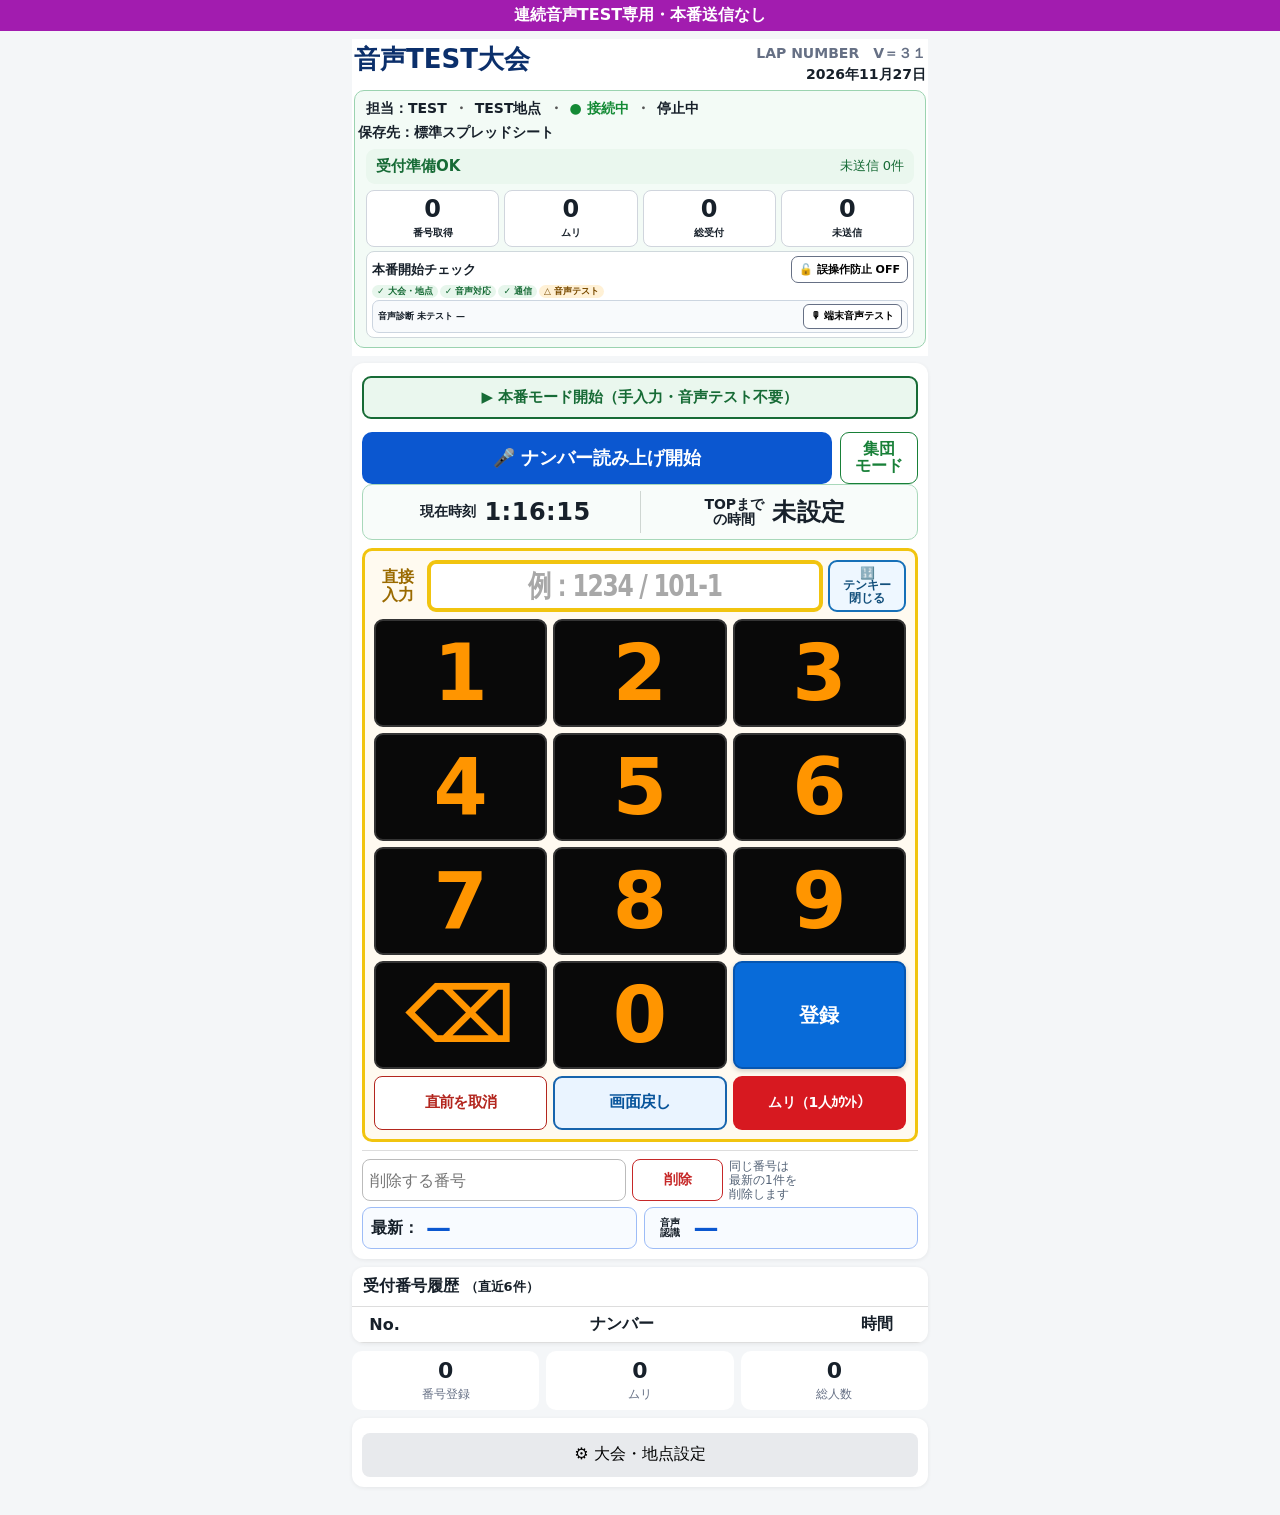
<file: lap_number_voice_test_20261127/index.html>
<!doctype html>
<html lang="ja"><head><meta http-equiv="Content-Security-Policy" content="default-src 'none'; script-src 'unsafe-inline'; style-src 'unsafe-inline'; img-src data:; connect-src 'none'; form-action 'none'; base-uri 'none'"><meta charset="utf-8"><meta name="viewport" content="width=device-width,initial-scale=1,viewport-fit=cover"><meta name="theme-color" content="#0b57d0"><style>*{box-sizing:border-box}body{margin:0;font-family:system-ui,-apple-system,"Noto Sans JP",sans-serif;background:#f4f6f8;color:#17202a}button,input,select{font:inherit}.wrap{max-width:600px;margin:auto;padding:8px 12px 20px}.appHeader{background:#fff;color:#17202a;padding:6px 2px 8px;margin-bottom:7px}.titleRow{display:flex;align-items:flex-start;justify-content:space-between;gap:10px}.eventTitle{font-size:26px;font-weight:900;color:#0b2f6b;line-height:1.15;min-width:0}.eventDate{font-size:14px;font-weight:800;white-space:nowrap;padding-top:0;display:flex;flex-direction:column;align-items:flex-end;line-height:1.15}.eventDate::before{content:"V＝２９";font-size:inherit;font-weight:800;margin-bottom:5px;color:#667085}.infoBox{margin-top:8px;padding:9px 11px;border:1px solid #9bd3b0;border-radius:10px;background:#f3fbf6}.infoRow{display:flex;align-items:center;gap:7px;flex-wrap:wrap;font-size:14px;font-weight:700}.dotSep{color:#555}.connected{color:#138a35;font-weight:900}.offline{color:#b3261e;font-weight:900}.status{font-weight:800}.voiceActiveStatus{color:#d71920!important;font-weight:900}.destination{width:calc(100% + 16px);margin-left:-8px;margin-right:-8px;font-size:14px;font-weight:600;overflow-wrap:anywhere;word-break:break-all;margin-top:6px;line-height:1.25}.panel,.history,.settings{background:#fff;border-radius:12px;padding:10px;margin-bottom:8px;box-shadow:0 1px 4px #0001}.mainPanel{padding-top:8px}.timeBar{display:grid;grid-template-columns:1fr 1fr;align-items:stretch;border:1px solid #a8d8ba;border-radius:10px;background:#f8fcfa;padding:6px 8px;margin-bottom:8px;min-height:56px}.timeItem{display:flex;align-items:center;justify-content:center;gap:8px;min-width:0;white-space:nowrap}.timeItemTop{border-left:1px solid #cfd6d2}.timeItem span{font-size:14px;font-weight:800}.timeItem .topTimeLabel{display:inline-block;text-align:center;line-height:1.05;white-space:normal}.timeItem b{font-size:24px;letter-spacing:.5px}.countdownBefore{color:#d71920!important}.timeDivider{display:none}.voice{width:100%;height:52px;border:0;border-radius:10px;background:#0b57d0;color:#fff;font-size:18px;font-weight:800}.voice.on{background:#188038}.voiceHint{margin:4px 0 7px}.hint,.small{font-size:12px;color:#667085;margin:5px 0}.manual{margin-top:6px}.manual label{display:block;font-size:16px;font-weight:800;margin-bottom:5px}.inputModeRow{display:grid;grid-template-columns:minmax(0,1fr) 78px;gap:8px}.manual input{width:100%;height:52px;border:2px solid #c7cdd4;border-radius:9px;padding:7px 10px;font-size:28px;font-weight:400;text-align:center}.manModeBtn{height:52px;border:1.5px solid #e56b2f;border-radius:9px;background:#fff;color:#c64b14;font-weight:900;display:flex;flex-direction:column;align-items:center;justify-content:center;line-height:1.05;font-size:16px}.manModeHint{margin-left:2px}.registerMuriRow{display:grid;grid-template-columns:1fr 1fr;gap:8px;margin-top:7px}.register,.muri{width:100%;height:52px;margin:0;border:0;border-radius:9px;color:#fff;font-weight:900;font-size:18px}.register{background:#0b57d0}.muri{background:#d71920}.deleteBlock{margin-top:8px;padding-top:8px;border-top:1px solid #ddd}.deleteRow{display:grid;grid-template-columns:minmax(0,1fr) auto auto;align-items:center;gap:7px;width:100%}.deleteRow input{min-width:0;width:100%;height:42px;padding:6px 9px;border:1px solid #bbb;border-radius:8px}.deleteRow button{height:42px;padding:8px 13px;border:1px solid #c62828;border-radius:8px;background:#fff;color:#c62828;font-weight:800;white-space:nowrap}.deleteLabel{font-size:13px;font-weight:800;white-space:nowrap}.latestCompact{display:grid;grid-template-columns:1fr 1fr;gap:8px;margin-top:8px}.latestCell{min-height:52px;border:1px solid #9dbcf7;border-radius:9px;background:#f8fbff;padding:8px 10px;font-weight:800;display:flex;align-items:center;gap:7px;overflow:hidden;white-space:nowrap}.latestMain{font-size:19px}.latestMain b{color:#0b57d0;font-size:28px;line-height:1}.latestSub{font-size:11px}.rawSpeech{font-size:14px}.rawSpeech .rawLabel{font-size:12px;flex:0 0 auto;display:flex;flex-direction:column;line-height:1.05;text-align:center;min-width:34px}.rawSpeech b{color:#0b57d0;font-size:28px;line-height:1;overflow:hidden;text-overflow:ellipsis;min-width:0;flex:1}.cancelLast{width:100%;margin-top:7px;padding:9px;border:1px solid #b3261e;border-radius:8px;background:#fff;color:#b3261e;font-weight:700}.history{padding:0;overflow:hidden}.historyTitle{padding:9px 11px;font-size:16px;font-weight:900;border-bottom:1px solid #ddd}.historyTitle span{font-size:13px}.historyHeader,.history .row{display:grid;grid-template-columns:55px 1fr 92px;align-items:center;text-align:center}.historyHeader{font-weight:800;padding:7px 5px;border-bottom:1px solid #ddd}.history .row{padding:6px 5px;border-bottom:1px solid #e6e6e6;font-size:17px;font-weight:700;min-height:40px}.history .row:last-child{border-bottom:0}.numberCell{position:relative;display:flex;align-items:center;justify-content:center;min-width:0}.historyNumber{display:inline-block;text-align:center;font-size:22px;line-height:1.1}.historyTag{position:absolute;left:calc(50% + 42px);font-size:12px;font-weight:900;white-space:nowrap}.duplicateTag,.invalidTag{color:#d32f2f}.relayTag{color:#0b57d0}.stats{display:grid;grid-template-columns:repeat(3,1fr);gap:7px;margin-bottom:8px}.stats div{background:#fff;border-radius:10px;text-align:center;padding:7px}.stats b{display:block;font-size:22px}.stats span{font-size:12px;color:#667085}.settings button{width:100%;height:44px;margin-top:5px;border:0;border-radius:8px;background:#e8eaed}.modal{position:fixed;inset:0;z-index:99999;background:#0007;display:flex;align-items:center;justify-content:center;padding:14px}.modal[hidden]{display:none!important}.dialog{background:#fff;border-radius:14px;padding:18px;width:min(560px,100%);max-height:90vh;overflow:auto}.dialog h2{margin-top:0;display:flex;align-items:center;width:100%}.dialog h2::after{content:"V＝２９";font-size:14px;font-weight:800;color:#667085;white-space:nowrap;margin-left:auto}.dialog label{display:block;font-weight:700;margin:10px 0}.dialog input,.dialog select{width:100%;height:46px;margin-top:5px;padding:5px 8px;border:1px solid #bbb;border-radius:8px}.dialogBtns{display:flex;gap:8px}.dialogBtns button{flex:1;height:48px;border:0;border-radius:8px;background:#0b57d0;color:#fff;font-weight:700}.dialogBtns button+button{background:#777}.testBtn{width:100%;margin-top:8px;padding:11px;border:1px solid #0b57d0;border-radius:10px;background:#fff;color:#0b57d0;font-weight:700}.clearActions{display:grid;grid-template-columns:1fr 1fr;gap:8px;margin-top:14px}.clearBtn{width:100%;padding:12px;border-radius:10px;font-weight:800}.appClearBtn{border:1px solid #6b7280;background:#fff;color:#374151}.sheetClearBtn{border:1px solid #c62828;background:#fff;color:#c62828}.sheetClearBtn:disabled{opacity:.55}.clearActions+.small{margin-top:6px}.eventProfileBox{border:1px solid #aac7f5;background:#f8fbff;border-radius:11px;padding:11px;margin:4px 0 14px}.profileTitle{font-size:17px;font-weight:900;color:#0b2f6b;margin-bottom:5px}.profileYearRow{display:grid;grid-template-columns:110px 1fr;gap:10px;align-items:end}.profileYearRow label{margin:5px 0}.profileHint{font-size:11px;color:#667085;line-height:1.35;padding-bottom:8px}.profileBtns{display:grid;grid-template-columns:1.25fr .8fr .65fr;gap:6px}.profileBtns button,.profileShareBtns button,.profileCopyRow button{min-height:42px;border:1px solid #0b57d0;border-radius:8px;background:#fff;color:#0b57d0;font-weight:800;padding:7px}.profileBtns button:first-child{background:#0b57d0;color:#fff}.profileBtns button:last-child{border-color:#b3261e;color:#b3261e}.profileCopyRow{display:grid;grid-template-columns:120px 1fr;gap:8px;align-items:end;margin-top:10px;padding-top:10px;border-top:1px solid #d7e3f7}.profileCopyRow label{margin:0}.profileShareBtns{display:grid;grid-template-columns:1fr 1fr;gap:7px;margin-top:9px}.qrShareBox{margin-top:9px;padding:10px;background:#fff;border:1px solid #d7e3f7;border-radius:9px;text-align:center}.qrShareBox[hidden]{display:none!important}#qrCode{display:flex;justify-content:center;margin-bottom:7px}#qrCode img,#qrCode canvas{max-width:220px;width:100%;height:auto!important}
@media(max-width:430px){.wrap{padding:6px 8px 16px}.eventTitle{font-size:23px}.eventDate{font-size:12px}.infoRow,.destination{font-size:12px}.destination{width:calc(100% + 18px);margin-left:-9px;margin-right:-9px}.timeBar{min-height:50px;padding:4px 5px}.timeItem{gap:6px}.timeItem span{font-size:12px}.timeItem b{font-size:22px}.voice{height:48px}.manual input{font-size:25px;font-weight:400}.deleteRow{grid-template-columns:minmax(0,1fr) auto auto;gap:5px}.deleteRow button{padding:7px 10px}.deleteLabel{font-size:11px}.latestCell{padding:7px 8px}.latestMain{font-size:17px}.latestMain b{font-size:25px}.rawSpeech .rawLabel{font-size:10px;min-width:30px}.rawSpeech b{font-size:25px}.history .row{font-size:16px;min-height:38px}.historyNumber{font-size:21px}.historyTag{left:calc(50% + 38px);font-size:11px}.clearActions{gap:6px}.clearBtn{font-size:14px;padding:11px 6px}.profileYearRow{grid-template-columns:90px 1fr}.profileBtns{grid-template-columns:1.15fr .75fr .6fr}.profileBtns button,.profileShareBtns button,.profileCopyRow button{font-size:12px;padding:6px 4px}.profileCopyRow{grid-template-columns:105px 1fr}.dialog h2::after{font-size:12px}}
/* V31 gold direct-input frame */
.manual{border-color:#f1c40f!important;background:#fffaf0!important}.manual label{color:#9a6a00!important}.manual #numberInput{border:4px solid #f1c40f!important;box-shadow:none!important}.manual #numberInput:focus{border-color:#f1c40f!important;outline:2px solid rgba(241,196,15,.25)!important;outline-offset:1px;box-shadow:none!important}

/* V31 compact green group-mode button + maximum manual number size */
.v31VoicePackGrid{grid-template-columns:minmax(0,1fr) 78px!important;gap:8px!important}
.v31VoicePackGrid .v31PackBtn{width:78px!important;height:52px!important;min-height:52px!important;padding:4px!important;border:1.5px solid #188038!important;border-radius:9px!important;background:#fff!important;color:#188038!important;font-size:16px!important;line-height:1.05!important;font-weight:900!important;display:flex!important;flex-direction:column!important;align-items:center!important;justify-content:center!important}
.v31VoicePackGrid .v31PackBtn.on{background:#188038!important;color:#fff!important;border-color:#188038!important}
.manual #numberInput{font-size:clamp(38px,11vw,44px)!important;line-height:44px!important;height:52px!important;min-height:52px!important;padding:0 4px!important;box-sizing:border-box!important}
.manual #numberInput::placeholder{font-size:24px!important;line-height:44px!important;font-weight:800!important;color:#9b9b9b!important;opacity:1!important}

/* V31 same-row cancel + number delete */
.deleteActionRow{display:grid;grid-template-columns:minmax(105px,1.05fr) minmax(0,1fr) 56px;align-items:center;gap:5px;width:100%}
.deleteActionRow .cancelLast{width:100%;height:42px;margin:0!important;padding:5px 4px!important;border:1px solid #b3261e;border-radius:8px;background:#fff;color:#b3261e;font-size:13px;font-weight:900;white-space:nowrap}
.deleteActionRow input{min-width:0;width:100%;height:42px;padding:5px 7px;border:1px solid #bbb;border-radius:8px;font-size:16px}
.deleteActionRow #deleteNumberBtn{width:56px;height:42px;padding:5px 4px;border:1px solid #c62828;border-radius:8px;background:#fff;color:#c62828;font-size:14px;font-weight:900;white-space:nowrap}
.deleteHint{font-size:10px!important;line-height:1.25!important;margin:4px 0 0!important}

/* V31 guaranteed vertical centering for the direct-input example text */
.numberInputWrap{position:relative;min-width:0;height:52px}
.numberInputWrap #numberInput{width:100%!important;height:52px!important;min-height:52px!important;padding:0 4px!important;line-height:1!important;text-align:center!important;box-sizing:border-box!important}
.numberInputPlaceholder{position:absolute;inset:0;display:flex;align-items:center;justify-content:center;pointer-events:none;font-size:24px;font-weight:700;color:#a8a8a8;line-height:1;white-space:nowrap}
.numberInputWrap #numberInput:not(:placeholder-shown)+.numberInputPlaceholder{display:none}
.numberInputWrap #numberInput::placeholder{color:transparent!important;opacity:0!important}
</style><title>LAP NUMBER V31 VOICE TEST</title><style>body::before{content:'連続音声TEST専用・本番送信なし';display:block;background:#a21caf;color:white;text-align:center;font-weight:bold;padding:5px}</style><style>
.v31PackRow{display:flex;gap:8px;align-items:center;margin-top:8px}.v31PackBtn{min-height:42px;border:2px solid #8a5a00;border-radius:9px;background:#fff;color:#8a5a00;font-weight:900;padding:7px 12px}.v31PackBtn.on{background:#8a5a00;color:#fff}.v31PackRow .hint{margin:0;font-weight:700}.v31PackCountRow{display:flex;gap:5px;align-items:center;flex-wrap:wrap;margin-top:6px}.v31PackCountRow[hidden]{display:none}.v31PackCountRow span,.v31PackCountRow b{font-size:12px}.v31PackCountRow button{min-width:40px;min-height:36px;border:1px solid #8a5a00;border-radius:8px;background:#fff;font-weight:900}.v31PackCountRow button.on{background:#8a5a00;color:#fff}.v31Diag{margin-top:9px;padding:9px;border:1px solid #ccd5e0;border-radius:9px;background:#f8fafc}.v31Diag>div:first-child{display:flex;gap:8px;align-items:center;flex-wrap:wrap}.v31Diag span{font-size:12px;font-weight:800}.v31Diag button{margin-top:7px;min-height:40px;width:100%;font-weight:900;border-radius:8px;border:1px solid #667085;background:#fff}.v31Diag .hint{margin-top:5px}.v31FieldAlert{margin-top:7px;padding:8px 10px;border-radius:9px;display:flex;justify-content:space-between;gap:8px;align-items:center;font-size:13px}.v31FieldAlert b{font-size:15px}.v31FieldAlert.ok{background:#eaf7ee;color:#176b36}.v31FieldAlert.warn{background:#fff4d6;color:#7a4b00}.v31FieldAlert.danger{background:#ffe5e5;color:#a40000}.v31FieldAlert.offline{background:#eceff3;color:#344054}.v31LiveCounters{display:grid;grid-template-columns:repeat(4,1fr);gap:5px;margin-top:6px}.v31LiveCounters div{text-align:center;padding:6px 2px;border:1px solid #d0d5dd;border-radius:8px;background:#fff}.v31LiveCounters b{display:block;font-size:24px;line-height:1}.v31LiveCounters span{font-size:10px;font-weight:800}.v31LiveCounters .queueWarn{background:#fff1d6;color:#7a4b00}.v31FieldLockBtn{margin-top:6px;width:100%;min-height:40px;border-radius:9px;border:1px solid #667085;background:#fff;font-weight:900}.v31FieldLockBtn.on{background:#263238;color:#fff;border-color:#263238}.v31StartFlow{margin-top:8px;padding:9px;border:1px solid #cfd8dc;border-radius:9px;background:#fff}.v31StartSteps{display:flex;gap:5px;flex-wrap:wrap;margin:6px 0}.v31StartSteps span{padding:4px 7px;border-radius:12px;background:#eceff1;font-size:11px;font-weight:800}.v31StartSteps span.ok{background:#e7f6ec;color:#176b36}.v31StartSteps span.ng{background:#fff1d6;color:#7a4b00}.v31StartBtn{width:100%;min-height:44px;border:0;border-radius:9px;background:#176b36;color:#fff;font-size:15px;font-weight:900}.v31StartBtn:disabled{background:#9aa4ad}.v31QuickUndoBtn{width:100%;min-height:54px;margin-top:7px;border:2px solid #b42318;border-radius:9px;background:#fff;color:#b42318;font-size:17px;font-weight:900}.v31UndoInfo{text-align:center;font-size:12px;font-weight:800;margin-top:3px}.v31GapFill{margin-top:7px;padding:8px;border:2px solid #b54708;border-radius:9px;background:#fff4e5}.v31GapFill b{display:block;text-align:center;margin-bottom:6px}.v31GapFill button{width:100%;min-height:46px;margin-top:4px;border-radius:8px;font-weight:900}.v31GapFillBtn{}.v31GapFill button:first-of-type{background:#b54708;color:#fff;border:0}.v31GapFill button:last-of-type{background:#fff;border:1px solid #667085}.v31ExitRaceBtn{width:100%;min-height:38px;margin-top:6px;border:1px solid #667085;border-radius:9px;background:#fff;font-weight:800}body.v31-race-live .v31StartFlow{padding:6px;background:#eef8f1}body.v31-race-live .v31Diag,body.v31-race-live .v31PackRow,body.v31-race-live #v31FieldLockBtn{display:none!important}body.v31-race-live details,body.v31-race-live .settings,body.v31-race-live .setup{display:none!important}body.v31-race-live #v31ExitRaceBtn{display:block!important}body.v31-race-live #v31QuickUndoBtn,body.v31-race-live #v31UndoInfo{display:none!important}body.v31-race-live #v31GapFill:not([hidden]){display:block!important}body.v31-race-live #v31StartSteps{display:none}body.v31-race-live .v31StartFlowTitle{display:none}body.v31-race-live .voice{min-height:64px;font-size:20px}body.v31-race-live #muriBtn{min-height:60px;font-size:18px}body.v31-race-live .history{font-size:17px}.v31LockedControl{opacity:.42!important;pointer-events:none!important;filter:grayscale(.5)}.v31LockNote{font-size:12px;font-weight:800;margin-top:4px}
.v31Flash{position:fixed;inset:0;z-index:9999;display:none;align-items:center;justify-content:center;flex-direction:column;background:rgba(255,255,255,.94);pointer-events:none}.v31Flash.show{display:flex}.v31FlashNo{font-size:min(34vw,180px);line-height:.95;font-weight:900;letter-spacing:-.04em}.v31FlashMeta{margin-top:14px;font-size:20px;font-weight:900}.v31Flash.warn{background:rgba(255,241,214,.97)}.v31Flash.warn .v31FlashMeta{color:#8a4b00}.v31Flash.muri{background:rgba(255,229,229,.97)}.v31Flash.muri .v31FlashNo{color:#a40000}.v31FlashNo,.v31FlashMeta{flex-shrink:0}.v31FlashNo{min-height:1em;display:flex;align-items:center;justify-content:center;text-align:center}.v31Flash.muri .v31FlashNo{letter-spacing:-.04em}.v31Flash{position:fixed!important;top:0!important;left:0!important;width:100vw!important;height:100vh!important;height:100dvh!important;right:auto!important;bottom:auto!important;transform:none!important;box-sizing:border-box;align-items:center!important;justify-content:center!important}
/* V31 UI compact layout */
.v31VoicePackGrid{display:grid;grid-template-columns:minmax(0,1fr) 78px;gap:8px;align-items:stretch;margin-top:8px}
.v31VoicePackGrid .voice{width:100%;margin:0;min-width:0}
.v31VoicePackGrid .v31PackBtn{width:78px;height:52px;min-height:52px;margin:0;padding:4px;border:1.5px solid #188038;border-radius:9px;background:#fff;color:#188038;font-size:16px;line-height:1.05;font-weight:900;display:flex;flex-direction:column;align-items:center;justify-content:center}.v31VoicePackGrid .v31PackBtn.on{background:#188038;color:#fff;border-color:#188038}
.v31PackRow{display:contents}.v31PackRow .hint{display:none}
.v31Diag{padding:5px 7px;margin-top:6px;display:flex;align-items:center;gap:8px}.v31Diag>div:first-child{font-size:11px;display:flex;align-items:center;gap:6px;flex-wrap:nowrap;white-space:nowrap}.v31Diag button{margin-top:0;min-height:30px;width:auto;padding:3px 10px;font-size:12px;flex:0 0 auto;white-space:nowrap}.v31Diag .hint{display:none}
.manual{margin-top:8px!important;padding:9px!important;border:3px solid #f1c40f!important;border-radius:10px!important;background:#fffaf0!important}.manual>label{display:block;font-size:18px!important;font-weight:900!important;color:#9a6a00!important;margin-bottom:5px}.manual #numberInput{border:4px solid #f1c40f!important;background:#fff!important;font-size:clamp(38px,11vw,44px)!important;line-height:44px!important;font-weight:900!important;height:52px!important;min-height:52px!important;padding:0 4px!important;box-sizing:border-box!important;box-shadow:none!important}.manual #numberInput::placeholder{font-size:24px!important;line-height:44px!important;font-weight:800!important;color:#9b9b9b!important;opacity:1!important}.manual #numberInput:focus{border-color:#f1c40f!important;outline:2px solid rgba(241,196,15,.25)!important;outline-offset:1px;box-shadow:none!important}.manual #registerBtn{min-height:54px!important;font-size:20px!important;font-weight:900!important;box-shadow:0 2px 5px rgba(0,0,0,.18)}
body.v31-race-live .v31VoicePackGrid .v31PackRow{display:contents!important}
body.v31-race-live .v31VoicePackGrid .v31PackBtn{display:block!important}

/* V31 ultra-compact pre-race controls */
.v31StartFlow{margin-top:4px!important;padding:4px 5px!important;border-radius:8px!important}
.v31StartFlowTitle{display:flex;align-items:center;justify-content:space-between;gap:5px;margin:0 0 2px!important}
.v31StartFlowTitle>b{font-size:13px!important;line-height:1!important;white-space:nowrap}
.v31StartFlowTitle .v31FieldLockBtn{width:auto!important;min-height:27px!important;height:27px!important;margin:0!important;padding:2px 7px!important;border-radius:7px!important;font-size:11px!important;line-height:1!important;white-space:nowrap;flex:0 0 auto}
.v31StartSteps{display:flex!important;gap:2px!important;margin:2px 0!important;flex-wrap:wrap!important}
.v31StartSteps span{padding:2px 5px!important;border-radius:9px!important;font-size:9px!important;line-height:1!important;white-space:nowrap}
.v31StartFlow .v31Diag{margin-top:2px!important;padding:3px 5px!important;gap:5px!important;min-height:29px!important;border-radius:7px!important}
.v31StartFlow .v31Diag>div:first-child{gap:3px!important;font-size:9px!important;flex:1 1 auto;min-width:0;white-space:nowrap}
.v31StartFlow .v31Diag b,.v31StartFlow .v31Diag span{font-size:9px!important;line-height:1!important}
.v31StartFlow .v31Diag button{min-height:25px!important;height:25px!important;padding:1px 7px!important;font-size:10px!important;line-height:1!important;border-radius:6px!important}
.v31StartFlow #v31MicTestResult{display:none!important}

/* V31 same-row cancel + number delete */
.deleteActionRow{display:grid;grid-template-columns:minmax(105px,1.05fr) minmax(0,1fr) 56px;align-items:center;gap:5px;width:100%}
.deleteActionRow .cancelLast{width:100%;height:42px;margin:0!important;padding:5px 4px!important;border:1px solid #b3261e;border-radius:8px;background:#fff;color:#b3261e;font-size:13px;font-weight:900;white-space:nowrap}
.deleteActionRow input{min-width:0;width:100%;height:42px;padding:5px 7px;border:1px solid #bbb;border-radius:8px;font-size:16px}
.deleteActionRow #deleteNumberBtn{width:56px;height:42px;padding:5px 4px;border:1px solid #c62828;border-radius:8px;background:#fff;color:#c62828;font-size:14px;font-weight:900;white-space:nowrap}
.deleteHint{font-size:10px!important;line-height:1.25!important;margin:4px 0 0!important}

/* V31 guaranteed vertical centering for the direct-input example text */
.numberInputWrap{position:relative;min-width:0;height:52px}
.numberInputWrap #numberInput{width:100%!important;height:52px!important;min-height:52px!important;padding:0 4px!important;line-height:1!important;text-align:center!important;box-sizing:border-box!important}
.numberInputPlaceholder{position:absolute;inset:0;display:flex;align-items:center;justify-content:center;pointer-events:none;font-size:24px;font-weight:700;color:#a8a8a8;line-height:1;white-space:nowrap}
.numberInputWrap #numberInput:not(:placeholder-shown)+.numberInputPlaceholder{display:none}
.numberInputWrap #numberInput::placeholder{color:transparent!important;opacity:0!important}
.v31KeypadToggle{width:78px;min-width:78px;min-height:52px;margin:0;padding:2px;border:2px solid #1670b8;border-radius:9px;background:#eef7ff;color:#124f7b;font-weight:900;font-size:12px;display:flex;flex-direction:column;align-items:center;justify-content:center;line-height:1.05}.v31KeypadToggle span{display:block}.v31Keypad[hidden]{display:none!important}.v31Keypad{margin:7px 0}.v31KeypadGrid{display:grid;grid-template-columns:repeat(3,minmax(0,1fr));gap:6px}.v31KeypadGrid button{height:clamp(78px,19vw,108px);min-height:78px;border:2px solid #343434;border-radius:9px;background:#090909;color:#ff9500;font-size:clamp(52px,14vw,78px);font-weight:900;line-height:1;touch-action:manipulation}.v31KeypadGrid button:active{background:#353535}.v31KeypadGrid .v31KeypadBack{color:#ff9500}.v31KeypadGrid .v31KeypadRegister{background:#086bd9!important;color:#fff!important;border-color:#0656b1!important;font-size:clamp(22px,6vw,30px)!important}.v31KeypadHyphen{width:100%;min-height:38px;margin-top:5px;background:#171717;color:#ffe500;border:1px solid #555;border-radius:8px;font-size:20px;font-weight:900}.v31KeypadClear{min-height:54px!important;background:#fff4f4!important;color:#a02b2b!important;border:2px solid #a94442!important;font-size:18px!important;font-weight:900}.v31StandardRegister{width:100%;min-height:52px;margin-top:6px}.manual:has(.v31Keypad:not([hidden])) .v31StandardRegister{display:none!important}.manual:has(.v31Keypad:not([hidden])) .registerMuriRow{display:grid!important;grid-template-columns:1fr 1fr;gap:7px}.manual:has(.v31Keypad:not([hidden])) .registerMuriRow>*{width:100%!important}.v31KeypadCancel{min-height:54px!important;font-size:16px!important;font-weight:900!important}.manual .registerMuriRow{display:grid!important;grid-template-columns:1fr 1fr;gap:7px}.manual .registerMuriRow>*{width:100%!important}.v31ManualStartBtn{width:100%;min-height:43px;margin:5px 0;border:2px solid #176b36;border-radius:9px;background:#eaf7ee;color:#176b36;font-size:15px;font-weight:900}body.v31-race-live #v31ManualStartBtn{display:none!important}.deleteBlock .deleteActionRow{display:grid!important;grid-template-columns:minmax(0,1.4fr) minmax(52px,.48fr) minmax(92px,1fr)!important;align-items:center!important;gap:6px!important}.deleteBlock .deleteHint{font-size:clamp(10px,2.5vw,12px)!important;line-height:1.2!important;margin:0!important;color:#526175!important;white-space:nowrap!important}.deleteBlock #deleteNumberInput{min-width:0!important}.deleteBlock #deleteNumberBtn{min-width:0!important;width:100%!important}.v31KeypadGrid button{user-select:none;-webkit-user-select:none}body.v31-race-live .mainPanel .timeBar{position:sticky;top:0;z-index:20;background:#fff;border-radius:8px;box-shadow:0 2px 7px rgba(0,0,0,.12)}.manual .inputModeRow{display:grid!important;grid-template-columns:48px minmax(0,1fr) 78px!important;align-items:center!important;gap:5px!important}.manual .v31InlineInputLabel{display:flex!important;align-items:center!important;justify-content:center!important;text-align:center!important;margin:0!important;padding:0!important;color:#9a6a00!important;font-size:16px!important;font-weight:900!important;line-height:1.1!important;white-space:normal!important}.manual .numberInputWrap{width:100%!important;min-width:0!important}.manual .numberInputPlaceholder{font-size:clamp(21px,6.5vw,30px)!important;font-weight:900!important;letter-spacing:-.055em!important;transform:scaleX(.78);transform-origin:center center;white-space:nowrap!important;overflow:visible!important}.manual .v31KeypadToggle{width:78px!important;min-width:0!important}.mainPanel .latestCompact{margin-top:5px!important;gap:7px!important}.mainPanel .latestCell{height:42px!important;min-height:42px!important;max-height:42px!important;padding:3px 8px!important;line-height:1!important}.mainPanel .latestMain{font-size:16px!important}.mainPanel .latestMain b,.mainPanel .rawSpeech b{font-size:25px!important;line-height:1!important}.mainPanel .rawSpeech .rawLabel{font-size:10px!important;line-height:1!important}.manual .registerMuriRow,.manual:has(.v31Keypad:not([hidden])) .registerMuriRow{display:grid!important;grid-template-columns:repeat(3,minmax(0,1fr))!important;gap:6px!important;align-items:stretch!important}.manual .registerMuriRow>button{width:100%!important;min-width:0!important;min-height:54px!important;height:54px!important;margin:0!important;padding:3px!important;box-sizing:border-box!important;font-size:clamp(11px,2.8vw,15px)!important;line-height:1.12!important}.manual .registerMuriRow .v31ReturnViewBtn{border:2px solid #1764ad!important;border-radius:9px!important;background:#eaf4ff!important;color:#07549b!important;font-weight:900!important;display:flex!important;flex-direction:column!important;align-items:center!important;justify-content:center!important;font-size:18px!important}.manual .registerMuriRow .v31ReturnViewBtn span{font-size:clamp(11px,2.8vw,14px)!important}.manual .registerMuriRow>button{font-size:clamp(17px,4.4vw,23px)!important;font-weight:900!important;letter-spacing:-.06em!important;padding:2px!important;line-height:1.05!important;overflow:hidden!important}.manual .registerMuriRow .v31ReturnViewBtn{font-size:clamp(19px,5vw,25px)!important;white-space:nowrap!important}.manual .registerMuriRow #cancelLastBtn{white-space:nowrap!important}.manual .registerMuriRow #muriBtn{font-size:clamp(15px,3.9vw,21px)!important;white-space:nowrap!important}.v31SectionTitle{font-size:16px;font-weight:900;color:#174f86;margin:12px 0 7px}.v31ShareBox{margin:12px 0;padding:10px;border:1px solid #8bb8df;border-radius:10px;background:#f5faff}.v31Advanced{margin:12px 0;border:1px solid #cbd5e1;border-radius:10px}.v31Advanced summary{padding:12px;font-size:14px;font-weight:800;cursor:pointer}.v31AdvancedInner{padding:8px 10px 12px}.v31AdvancedInner .eventProfileBox{margin-bottom:10px}.v31ShareBox .profileShareBtns{margin:8px 0}.v31ShareBox .profileShareBtns{display:flex;gap:8px;flex-wrap:wrap}.v31ShareBox .profileShareBtns button{min-height:48px;flex:1;min-width:120px;cursor:pointer;pointer-events:auto;position:relative;z-index:1}.v31ShareBox #profileStatus{display:block;margin:8px 0;min-height:20px}/* Legacy Android WebView: avoid :has() selector dependency for three-action layout */.manual .registerMuriRow{display:grid!important;grid-template-columns:repeat(3,minmax(0,1fr))!important;gap:5px!important}.manual .registerMuriRow>button{min-width:0!important;width:100%!important;box-sizing:border-box!important;padding:2px!important;font-size:clamp(11px,3vw,15px)!important;letter-spacing:-.04em!important;white-space:normal!important;overflow-wrap:anywhere!important}.manual .registerMuriRow #v31ReturnViewBtn{font-size:clamp(12px,3.1vw,16px)!important;white-space:normal!important}.manual .registerMuriRow #muriBtn{font-size:clamp(10px,2.8vw,14px)!important;white-space:normal!important}/* Legacy Android: only one register button is needed when the keypad is visible. */.manual .v31StandardRegister{display:none!important}.manual .registerMuriRow{display:grid!important;grid-template-columns:repeat(3,minmax(0,1fr))!important;gap:5px!important}.manual .registerMuriRow>button{min-width:0!important;pointer-events:auto!important;touch-action:manipulation;position:relative;z-index:2}</style></head>
<body><div id="v31Flash" class="v31Flash" aria-live="assertive"><div id="v31FlashNo" class="v31FlashNo"></div><div id="v31FlashMeta" class="v31FlashMeta"></div></div><main class="wrap">
<header class="appHeader"><div class="titleRow"><div id="event" class="eventTitle">大会名未設定</div><div id="eventDate" class="eventDate"></div></div><div class="infoBox"><div class="infoRow"><span id="staff">担当：未設定</span><span class="dotSep">・</span><span id="point">地点未設定</span><span class="dotSep">・</span><span id="connectionState" class="connected">● 接続中</span><span class="dotSep">・</span><span id="status" class="status">停止中</span></div><div id="destination" class="destination">保存先：標準スプレッドシート</div>
<div id="v31FieldAlert" class="v31FieldAlert ok"><b id="v31FieldAlertMain">受付準備</b><span id="v31FieldAlertSub">状態確認中</span></div>
<div id="v31LiveCounters" class="v31LiveCounters"><div><b id="v31CountBib">0</b><span>番号取得</span></div><div><b id="v31CountMuri">0</b><span>ムリ</span></div><div><b id="v31CountTotal">0</b><span>総受付</span></div><div><b id="v31CountQueue">0</b><span>未送信</span></div></div>
<div class="v31StartFlow"><div class="v31StartFlowTitle"><b>本番開始チェック</b><button id="v31FieldLockBtn" type="button" class="v31FieldLockBtn">🔓 誤操作防止 OFF</button></div><div id="v31StartSteps" class="v31StartSteps"></div><div class="v31Diag"><div><b>音声診断</b><span id="v31MicState">未テスト</span><span id="v31Quality">—</span></div><button id="v31MicTestBtn" type="button">🎙 端末音声テスト</button><div id="v31MicTestResult" class="hint">本番前に「1234」などを読み上げて認識状態を確認します。</div></div><button id="v31QuickUndoBtn" type="button" class="v31QuickUndoBtn" hidden>↩ 直前1件を取消</button><div id="v31UndoInfo" class="v31UndoInfo" hidden>取消対象：なし</div><div id="v31GapFill" class="v31GapFill" hidden><b id="v31GapFillText">人数抜け：0人</b><button id="v31GapFillBtn" type="button">不足人数をムリで補完</button><button id="v31GapDismissBtn" type="button">補完しない</button></div><button id="v31ExitRaceBtn" type="button" class="v31ExitRaceBtn" hidden>本番モード終了</button></div></div></header>
<section class="panel mainPanel"><button id="v31ManualStartBtn" type="button" class="v31ManualStartBtn">▶ 本番モード開始（手入力・音声テスト不要）</button><div class="v31VoicePackGrid"><button id="voiceBtn" class="voice" type="button">🎤 ナンバー読み上げ開始</button><div class="v31PackRow"><button id="packModeBtn" type="button" class="v31PackBtn" aria-label="集団モード OFF"><span>集団</span><span>モード</span></button><span id="packModeHint" class="hint">通常受付</span></div></div>
<div class="timeBar"><div class="timeItem"><span>現在時刻</span><b id="currentTime">--:--:--</b></div><div class="timeItem timeItemTop"><span class="topTimeLabel">TOPまで<br>の時間</span><b id="countdown">未設定</b></div></div>

<div id="v31PackCountRow" class="v31PackCountRow" hidden><span>見えた人数</span><button type="button" data-pack-count="2">2</button><button type="button" data-pack-count="3">3</button><button type="button" data-pack-count="4">4</button><button type="button" data-pack-count="5">5+</button><b id="v31PackExpected">未指定</b></div>
<div class="manual"><div class="inputModeRow"><label for="numberInput" class="v31InlineInputLabel">直接<br>入力</label><div class="numberInputWrap"><input id="numberInput" inputmode="numeric" autocomplete="off" placeholder=" "><span class="numberInputPlaceholder">例：1234 / 101-1</span></div><button id="v31KeypadToggle" type="button" aria-expanded="false" aria-controls="v31Keypad" class="v31KeypadToggle">🔢<span>テンキー</span><span>開く</span></button></div><div id="v31Keypad" class="v31Keypad" hidden><div class="v31KeypadGrid"><button type="button" data-v31-key="1">1</button><button type="button" data-v31-key="2">2</button><button type="button" data-v31-key="3">3</button><button type="button" data-v31-key="4">4</button><button type="button" data-v31-key="5">5</button><button type="button" data-v31-key="6">6</button><button type="button" data-v31-key="7">7</button><button type="button" data-v31-key="8">8</button><button type="button" data-v31-key="9">9</button><button type="button" data-v31-key="back" class="v31KeypadBack">⌫</button><button type="button" data-v31-key="0">0</button><button id="registerBtn" type="button" class="register v31KeypadRegister">登録</button></div></div><div class="registerMuriRow"><button id="cancelLastBtn" type="button" class="cancelLast v31KeypadCancel">直前を取消</button><button id="v31ReturnViewBtn" type="button" class="v31ReturnViewBtn">画面戻し</button><button id="muriBtn" class="muri" type="button">ムリ（1人ｶｳﾝﾄ）</button></div></div>
<div class="deleteBlock"><div class="deleteActionRow"><input id="deleteNumberInput" inputmode="numeric" autocomplete="off" placeholder="削除する番号"><button id="deleteNumberBtn" type="button">削除</button><div class="hint deleteHint">同じ番号は<br>最新の1件を<br>削除します</div></div></div>
<div class="latestCompact"><div class="latestCell latestMain"><span>最新：</span><b id="latest">—</b><span id="latestSub"></span></div><div class="latestCell rawSpeech"><span class="rawLabel"><span>音声</span><span>認識</span></span><b id="rawSpeechValue">—</b></div></div></section>
<section class="history"><div class="historyTitle">受付番号履歴 <span>（直近6件）</span></div><div class="historyHeader"><span>No.</span><span>ナンバー</span><span>時間</span></div><div id="history"></div></section>
<section class="stats"><div><b id="okCount">0</b><span>番号登録</span></div><div><b id="muriCount">0</b><span>ムリ</span></div><div><b id="totalCount">0</b><span>総人数</span></div></section>
<section class="settings"><button id="settingsBtn" type="button">⚙ 大会・地点設定</button><button id="installBtn" type="button" hidden>📱 ホーム画面に追加</button></section>
<div id="modeBadge" hidden>マラソン</div>
<div id="settingsPanel" class="modal" hidden><div class="dialog"><h2>大会・地点設定</h2>
<div class="v31SectionTitle">① 大会・担当者の設定</div><p class="small">大会名・開催日・方式・地点・担当者を入力します。新規大会は下の「新規大会＋記録シートを作成」を実行してください。</p><label>大会名<input id="sEvent"></label><label>開催日<input id="sDate" type="date"></label><label>ゼッケン番号帯<select id="sBibRange"><option value="NORMAL">通常番号（1～9,999）</option><option value="MAN">万台番号（10,000～99,999）</option><option value="MIXED" selected>混在番号（1～99,999）</option></select></label><label>方式<select id="sMode"><option value="MARATHON">マラソン</option><option value="EKIDEN">駅伝（ハイフンあり）</option><option value="EKIDEN_LAP">周回型駅伝（ハイフンなし）</option><option value="RELAY">リレーマラソン</option></select></label><label>地点名<input id="sPoint" placeholder="フィニッシュ / 第1中継所 / 5km など"></label><label>担当者名<input id="sStaff"></label><label>TOP予想時刻<input id="sTop" placeholder="09:30:00"></label><label id="relayGapWrap" hidden>周回差（再読み取り無効時間・1～60分）<input id="sRelayGap" type="number" min="1" max="60" step="1" value="1"></label><label id="sheetIdWrap" hidden>保存先スプレッドシートID<input id="sSheetId" autocomplete="off"></label><div id="connectionStatus" class="hint"></div><section class="v31ShareBox"><div class="v31SectionTitle">③ スタッフへ設定を配布</div><p class="small">大会名・開催日・地点・送信先をまとめて共有。受け取ったスタッフは担当者名だけ入力します。</p><div class="profileShareBtns"><button type="button" id="makeProfileQr">QRコード作成</button><button type="button" id="copyProfileUrl">共有URLをコピー</button></div><div id="profileStatus" class="hint" role="status" aria-live="polite"></div><div id="qrShareBox" class="qrShareBox" hidden><div id="qrCode"></div><div class="profileHint">大会・地点・送信先を共有します。担当者名は各スタッフが入力してください。URLは関係者のみに配布してください。</div><button type="button" id="closeProfileQr">QRコードを閉じる</button></div></section><details class="v31Advanced"><summary>管理者向け詳細設定・過去大会の呼び出し</summary><div class="v31AdvancedInner"><p class="small">通常の新規大会作成では操作不要です。設定変更や過去大会の再利用時だけ開いてください。</p><div class="eventProfileBox"><div class="profileTitle">共有大会マスタ</div><label>共有マスタ スプレッドシートID<input id="sharedMasterId" autocomplete="off" placeholder="共有大会マスタ用スプレッドシートのID"></label><div class="profileYearRow"><label>年<input id="sharedYear" type="number" min="2000" max="2100" step="1" placeholder="2026"></label><div class="profileHint">同じ共有マスタIDをPC・スマホに設定すると、同じ大会一覧を呼び出せます。</div></div><label>共有大会<select id="sharedProfileSelect"><option value="">共有大会を選択</option></select></label><div class="profileBtns"><button type="button" id="refreshSharedMaster">一覧更新</button><button type="button" id="saveSharedMaster">共有へ登録</button><button type="button" id="loadSharedMaster">呼び出し</button></div><button type="button" id="deleteSharedMaster" class="testBtn">共有マスタから削除</button><div id="sharedMasterStatus" class="hint"></div></div>
<div class="eventProfileBox"><div class="profileTitle">大会設定管理</div><label>保存済み大会<select id="eventProfileSelect"><option value="">保存済み大会を選択</option></select></label><div class="profileYearRow"><label>年<input id="profileYear" type="number" min="2000" max="2100" step="1" placeholder="2026"></label><div class="profileHint">大会共通設定だけをこの端末に保存します。共有URLでは地点も引き継げます。担当者名は各自入力します。</div></div><div class="profileBtns"><button type="button" id="saveEventProfile">大会設定を保存</button><button type="button" id="loadEventProfile">呼び出し</button><button type="button" id="deleteEventProfile">削除</button></div><div class="profileCopyRow"><label>複製先の年<input id="copyToYear" type="number" min="2000" max="2100" step="1"></label><button type="button" id="copyPrevProfile">前年大会から複製</button></div></div>
<label class="v31AdminOnly">Google Apps Script URL<input id="sEndpoint" autocomplete="off" placeholder="https://script.google.com/macros/s/.../exec"></label><button type="button" id="testConnectionBtn" class="testBtn">🔗 通信確認</button></div></details><div class="dialogBtns"><button type="button" id="saveSettings">保存</button><button type="button" id="closeSettings">閉じる</button></div><div class="clearActions"><button type="button" id="clearRecordsBtn" class="clearBtn appClearBtn">アプリ内クリア</button><button type="button" id="clearPointSheetBtn" class="clearBtn sheetClearBtn">シート全消去</button></div><div id="v30RestoreMount"></div><p class="small">左：この端末の登録データだけを消去　／　右：現在の地点シートの見出し以外を全消去</p><p class="small">保存先は共有大会マスタから自動解決します。Spreadsheet IDの入力は不要です。</p></div></div></main>
<script>const $ = id => document.getElementById(id);
const KEY_CFG = "VOICE_TEST_20261127_taikai_voice_cfg_v1";
const KEY_REC = "VOICE_TEST_20261127_taikai_voice_rec_v1";
const KEY_QUEUE = "VOICE_TEST_20261127_taikai_voice_queue_v1";
const KEY_MAN = "VOICE_TEST_20261127_taikai_voice_man_mode_v1";
const KEY_SEQ = "VOICE_TEST_20261127_taikai_voice_seq_v1";
const KEY_PACK = "VOICE_TEST_20261127_lap_number_v31_pack_mode";
const KEY_FIELD_LOCK = "VOICE_TEST_20261127_lap_number_v31_field_lock";

let cfg = { event:"音声TEST大会", date:"2026-11-27", mode:"MARATHON", bibRange:"MIXED", point:"TEST地点", staff:"TEST", top:"", relayGap:1, endpoint:"", sheetId:"", sheetName:"" };
let records = [], sendQueue = [], ok = 0, muri = 0, recognition = null, listening = false, restartTimer = null, deferredInstall = null, isSending = false, manMode = false, seqCounter = 0;
let lastSpeech = "—";
let speechCandidateTs = 0;
let packMode = false;
let lastRecognitionConfidence = 0;
let lastRecognitionDelayMs = 0;
let fieldLock = false;
let micTestPassed = false;
let raceLiveMode = false;
let packExpectedCount = 0;
let pendingGapCount = 0;
let pendingGapCaptureTs = 0;

function load(){
  try{ Object.assign(cfg, JSON.parse(localStorage.getItem(KEY_CFG)||"{}")); }catch{}
  cfg.relayGap = Math.max(1, Math.min(60, Number(cfg.relayGap)||1));
  cfg.bibRange = ["NORMAL","MAN","MIXED"].includes(cfg.bibRange) ? cfg.bibRange : "MIXED";
  cfg.sheetId = String(cfg.sheetId||"").trim();
  cfg.sheetName = String(cfg.sheetName||"").trim();
  try{ records = JSON.parse(localStorage.getItem(KEY_REC)||"[]"); }catch{ records=[]; }
  try{ sendQueue = JSON.parse(localStorage.getItem(KEY_QUEUE)||"[]"); }catch{ sendQueue=[]; }
  manMode = false; // V31: 万台は自動判定。旧端末設定は使用しない。
  packMode = localStorage.getItem(KEY_PACK)==="1";
  fieldLock = localStorage.getItem(KEY_FIELD_LOCK)==="1";
  seqCounter = Number(localStorage.getItem(KEY_SEQ)||0) || 0;
  migrateSequenceNumbers();
  recount(); render(); processQueue();
}

function migrateSequenceNumbers(){
  const oldest=[...records].sort((a,b)=>(Number(a.ts)||0)-(Number(b.ts)||0));
  let max=seqCounter;
  for(const r of oldest){
    if(Number(r.seqNo)>0){ max=Math.max(max,Number(r.seqNo)); continue; }
    max+=1; r.seqNo=max;
  }
  seqCounter=max;
  save();
}

function save(){
  localStorage.setItem(KEY_CFG, JSON.stringify(cfg));
  localStorage.setItem(KEY_REC, JSON.stringify(records));
  localStorage.setItem(KEY_QUEUE, JSON.stringify(sendQueue));
  localStorage.removeItem(KEY_MAN);
  localStorage.setItem(KEY_SEQ, String(seqCounter));
  localStorage.setItem(KEY_PACK, packMode ? "1" : "0");
  localStorage.setItem(KEY_FIELD_LOCK, fieldLock ? "1" : "0");
}

function nextSeq(){ seqCounter+=1; return seqCounter; }
function recount(){ ok=records.filter(r=>r.recognized&&!r.cancelled&&!r.invalidGap).length; muri=records.filter(r=>!r.recognized&&!r.cancelled).length; }
function esc(s){ return String(s).replace(/[&<>"']/g,c=>({"&":"&amp;","<":"&lt;",">":"&gt;","\"":"&quot;","'":"&#39;"}[c])); }
function now(){ return new Date().toLocaleTimeString("ja-JP",{hour12:false}); }
function modeName(){ return cfg.mode==="EKIDEN" ? "駅伝" : cfg.mode==="EKIDEN_LAP" ? "周回型駅伝" : cfg.mode==="RELAY" ? "リレーマラソン" : "マラソン"; }
function fmtDate(s){ if(!s)return ""; const p=s.split("-"); return p.length===3?`${Number(p[0])}年${Number(p[1])}月${Number(p[2])}日`:s; }
function destinationLabel(){ if(cfg.sheetName)return cfg.sheetName; if(cfg.sheetId)return `ID:${cfg.sheetId}`; return "標準スプレッドシート"; }
function topRemain(){ if(!cfg.top)return "未設定"; const p=cfg.top.split(":").map(Number); if(p.length<2)return "未設定"; const n=new Date(),t=new Date(); t.setHours(p[0],p[1],p[2]||0,0); let sec=Math.floor((t-n)/1000),sign=sec<0?"+":"-"; sec=Math.abs(sec); return sign+String(Math.floor(sec/3600)).padStart(2,"0")+":"+String(Math.floor(sec%3600/60)).padStart(2,"0")+":"+String(sec%60).padStart(2,"0"); }

function renderHistory(){
  const h=$("history"); if(!h)return;
  const active=records.filter(r=>!r.cancelled).slice(0,6);
  h.innerHTML=active.map(r=>{
    let tag="";
    if(["RELAY","EKIDEN_LAP"].includes(r.mode)&&r.invalidGap) tag='<span class="historyTag duplicateTag">時差重複</span>';
    else if(["RELAY","EKIDEN_LAP"].includes(r.mode)&&r.lap) tag=`<span class="historyTag relayTag">${esc(r.lap)}${r.mode==="EKIDEN_LAP"?"区通過":"周目"}</span>`;
    else if(r.suspiciousRepeat) tag='<span class="historyTag duplicateTag">重複候補</span>';
    else if(r.duplicate) tag='<span class="historyTag duplicateTag">再登場</span>';
    else if(r.invalidGap) tag='<span class="historyTag invalidTag">無効</span>';
    return `<div class="row"><span>${esc(r.seqNo||"")}</span><span class="numberCell"><span class="historyNumber">${esc(r.value)}</span>${tag}</span><span>${esc(r.time)}</span></div>`;
  }).join("");
}




function confirmCriticalAction(label,phrase){
  if(fieldLock){const s=$("status");if(s)s.textContent="🔒 誤操作防止ON：先にロックを解除してください";return false;}
  if(!confirm("【重大操作】"+label+"\n\nこの操作は通常の受付中には使用しません。\n続行しますか？"))return false;
  const entered=prompt("最終確認です。実行する場合は「"+phrase+"」と入力してください。","");
  if(entered!==phrase){const s=$("status");if(s)s.textContent="重大操作を中止しました";return false;}
  return true;
}

function renderFieldLock(){
  const btn=$("v31FieldLockBtn");if(!btn)return;
  btn.textContent=fieldLock?"🔒 誤操作防止 ON":"🔓 誤操作防止 OFF";btn.classList.toggle("on",fieldLock);
  // Keep reception, direct input, MURI and last-cancel usable. Lock setup/destructive controls.
  const protectedIds=["clearBtn","sheetClearBtn","restoreBtn","sharedSaveBtn","sharedDeleteBtn","createEventBtn"];
  protectedIds.forEach(id=>{const el=$(id);if(el)el.classList.toggle("v31LockedControl",fieldLock);});
}
function toggleFieldLock(){
  fieldLock=!fieldLock;save();renderFieldLock();
  const s=$("status");if(s)s.textContent=fieldLock?"🔒 誤操作防止ON：受付操作だけ使用できます":"🔓 誤操作防止を解除しました";
}


function renderStartFlow(){
  const wrap=$("v31StartSteps");if(!wrap)return;
  const eventOk=!!(cfg.event&&cfg.point&&cfg.staff);
  const speechOk=!!(window.SpeechRecognition||window.webkitSpeechRecognition);
  const networkOk=navigator.onLine;
  const steps=[
    ["大会・地点",eventOk],["音声対応",speechOk],["通信",networkOk],["音声テスト",micTestPassed]
  ];
  wrap.innerHTML=steps.map(([n,ok])=>`<span class="${ok?"ok":"ng"}">${ok?"✓":"△"} ${n}</span>`).join("");
}


let flashTimer=0;

function flashPackAccepted(values,confidence=0){
  if(true)return; // Normal acceptance flash disabled; rely on latest-reception display.
  const box=$("v31Flash"),no=$("v31FlashNo"),meta=$("v31FlashMeta");if(!box||!no||!meta)return;
  clearTimeout(flashTimer);
  const low=Number(confidence)>0&&Number(confidence)<0.45;
  box.className="v31Flash show"+(low?" warn":"");
  no.style.fontSize=values.length>=5?"min(16vw,82px)":values.length>=3?"min(20vw,105px)":"min(26vw,135px)";
  no.textContent=values.join(" → ");
  meta.textContent=low?`⚠ 集団 ${values.length}人・認識注意 ${Math.round(Number(confidence)*100)}%`:`✓ 集団受付 ${values.length}人`;
  flashTimer=setTimeout(()=>{box.className="v31Flash";no.style.fontSize="";},1100);
}

function flashAccepted(value,confidence=0,isMuri=false){
  if(true)return; // Normal acceptance flash disabled.
  const box=$("v31Flash"),no=$("v31FlashNo"),meta=$("v31FlashMeta");if(!box||!no||!meta)return;
  clearTimeout(flashTimer);
  const low=Number(confidence)>0&&Number(confidence)<0.45;
  box.className="v31Flash show"+(isMuri?" muri":low?" warn":"");
  no.textContent=isMuri?"ムリ":value;
  meta.textContent=isMuri?"1人カウント":low?`⚠ 認識注意　確信度 ${Math.round(Number(confidence)*100)}%`:"✓ 受付";
  flashTimer=setTimeout(()=>{box.className="v31Flash";},300);
}

function latestUndoableRecord(){
  return records.find(r=>!r.cancelled&&!r.invalidGap)||null;
}
function renderQuickUndo(){
  const b=$("v31QuickUndoBtn"),i=$("v31UndoInfo");if(!b||!i)return;
  const r=latestUndoableRecord();
  b.disabled=!r;
  i.textContent=r?`取消対象：No.${r.seqNo}　${r.value}　${r.time}`:"取消対象：なし";
}
function quickUndoLatest(){
  const r=latestUndoableRecord();if(!r){$("status").textContent="取消できる直前データがありません";return;}
  const age=Math.max(0,Math.round((Date.now()-(Number(r.captureTs)||Number(r.ts)||Date.now()))/1000));
  if(age>30&&!confirm(`直前記録「${r.value}」は${age}秒前です。取消しますか？`))return;
  cancelRecord(r.id);
  $("status").textContent=`↩ 直前1件を取消：${r.value}`;
  renderQuickUndo();
}

function setRaceLiveMode(on){
  raceLiveMode=!!on;document.body.classList.toggle("v31-race-live",raceLiveMode);
  const exitBtn=$("v31ExitRaceBtn");if(exitBtn)exitBtn.hidden=!raceLiveMode;
  renderStartFlow();renderQuickUndo();
}
function startRaceReception(){
  const eventOk=!!(cfg.event&&cfg.point&&cfg.staff);
  const speechOk=!!(window.SpeechRecognition||window.webkitSpeechRecognition);
  if(!eventOk){$("status").textContent="大会・地点・担当者を設定してください";return;}
  if(!fieldLock){fieldLock=true;save();renderFieldLock();}
  setRaceLiveMode(true);
  if(speechOk&&!listening)startRecognition();
  else if(!speechOk)$("status").textContent="本番モード開始：音声非対応のため手入力で受付できます";
}


function renderLiveCounters(){
  const active=records.filter(r=>!r.cancelled&&!r.invalidGap);
  const muri=active.filter(r=>!r.recognized||r.value==="ムリ").length;
  const bib=active.length-muri;
  const set=(id,v)=>{const e=$(id);if(e)e.textContent=String(v);};
  set("v31CountBib",bib);set("v31CountMuri",muri);set("v31CountTotal",active.length);set("v31CountQueue",sendQueue.length);
  const q=$("v31CountQueue");if(q&&q.parentElement)q.parentElement.classList.toggle("queueWarn",sendQueue.length>0);
}

function renderFieldAlert(){
  const box=$("v31FieldAlert"),main=$("v31FieldAlertMain"),sub=$("v31FieldAlertSub");if(!box||!main||!sub)return;
  const q=sendQueue.length;
  if(!navigator.onLine){box.className="v31FieldAlert offline";main.textContent="オフライン";sub.textContent=q?`端末保存中・未送信 ${q}件`:"端末保存で受付継続";return;}
  if(q>=10){box.className="v31FieldAlert danger";main.textContent="未送信増加";sub.textContent=`${q}件を端末保持・自動再送中`;return;}
  if(q>0){box.className="v31FieldAlert warn";main.textContent="送信待ち";sub.textContent=`未送信 ${q}件`;return;}
  if(lastRecognitionConfidence>0&&lastRecognitionConfidence<0.45){box.className="v31FieldAlert warn";main.textContent="音声認識 注意";sub.textContent=`確信度 ${Math.round(lastRecognitionConfidence*100)}%`;return;}
  box.className="v31FieldAlert ok";main.textContent=listening?"音声受付 正常":"受付準備OK";sub.textContent=lastRecognitionDelayMs?`直近認識 約${lastRecognitionDelayMs}ms`:"未送信 0件";
}

function render(){
  $("event").textContent=cfg.event; $("eventDate").textContent=fmtDate(cfg.date); $("point").textContent=cfg.point||"地点未設定"; $("staff").textContent="担当："+(cfg.staff||"未設定"); $("destination").textContent="保存先："+destinationLabel();
  if($("modeBadge")) $("modeBadge").textContent=modeName();
  $("connectionState").textContent=navigator.onLine?"● 接続中":"● オフライン"; $("connectionState").className=navigator.onLine?"connected":"offline";
  $("currentTime").textContent=now(); $("countdown").textContent=topRemain(); recount();
  $("okCount").textContent=ok; $("muriCount").textContent=muri; $("totalCount").textContent=ok+muri;
  const latest=records.find(r=>!r.cancelled); $("latest").textContent=latest?.value||"—"; if($("latestSub"))$("latestSub").textContent=""; if($("rawSpeechValue"))$("rawSpeechValue").textContent=lastSpeech||"—"; renderHistory();
  $("voiceBtn").textContent=listening?"🛑 音声受付停止":"🎤 ナンバー読み上げ開始"; $("voiceBtn").classList.toggle("on",listening);
  $("status").textContent=(listening?"●音声受付中":"停止中")+(sendQueue.length?` ⚠未送信${sendQueue.length}件`:""); $("status").classList.toggle("voiceActiveStatus",listening);
  const pb=$("packModeBtn");if(pb){pb.innerHTML="<span>集団</span><span>モード</span>";pb.setAttribute("aria-label",packMode?"集団モード ON":"集団モード OFF");pb.title=packMode?"集団モード ON":"集団モード OFF";pb.classList.toggle("on",packMode);}
  const ph=$("packModeHint");if(ph)ph.textContent=packMode?"連続番号をまとめて読み上げ可":"通常受付";
  const b=$("manModeBtn"); if(b)b.hidden=true;
  const mh=$("manModeHint");if(mh)mh.hidden=true; const rw=$("relayGapWrap");if(rw)rw.hidden=!["RELAY","EKIDEN_LAP"].includes(cfg.mode); renderFieldAlert(); renderFieldLock(); renderStartFlow(); renderPackCountControls(); renderLiveCounters();
}
function refreshClock(){ if($("currentTime"))$("currentTime").textContent=now(); if($("countdown"))$("countdown").textContent=topRemain(); }

function normalizeSpeech(s){ return (s||"").normalize("NFKC").replace(/[\s・,、。]/g,"").replace(/[ー－―—]/g,"-").replace(/の区/g,"区"); }
const digitKana={ゼロ:"0",レイ:"0",イチ:"1",イッ:"1",ニ:"2",ニー:"2",サン:"3",ヨン:"4",シ:"4",ゴ:"5",ロク:"6",ナナ:"7",シチ:"7",ハチ:"8",キュウ:"9",キュー:"9",ク:"9"};
const jpRead={ゼロ:"零",レイ:"零",イチ:"一",イッ:"一",ニ:"二",ニー:"二",サン:"三",ヨン:"四",シ:"四",ゴ:"五",ロク:"六",ナナ:"七",シチ:"七",ハチ:"八",キュウ:"九",キュー:"九",ク:"九",マン:"万",マンク:"万",セン:"千",ゼン:"千",ヒャク:"百",ビャク:"百",ピャク:"百",ジュウ:"十",ジュー:"十"};
const jpDigit={零:0,〇:0,一:1,二:2,三:3,四:4,五:5,六:6,七:7,八:8,九:9};
function kanaDigitsToNumber(s){ let x=normalizeSpeech(s),out="",keys=Object.keys(digitKana).sort((a,b)=>b.length-a.length); while(x){let found=false;for(const k of keys)if(x.startsWith(k)){out+=digitKana[k];x=x.slice(k.length);found=true;break}if(!found)return null}if(!out||out.length>5)return null;const n=Number(out);return n>=1&&n<=99999?n:null; }
function jpToNumber(s){ let x=normalizeSpeech(s);Object.keys(jpRead).sort((a,b)=>b.length-a.length).forEach(k=>x=x.replaceAll(k,jpRead[k]));let total=0,section=0,num=0,has=false;for(const ch of x){if(jpDigit[ch]!==undefined){num=jpDigit[ch];has=true}else if(ch==="十"||ch==="百"||ch==="千"){section+=(num||1)*({十:10,百:100,千:1000}[ch]);num=0;has=true}else if(ch==="万"){section+=num;total+=section*10000;section=0;num=0;has=true}else return null}return has?total+section+num:null; }
function digitTextToNumber(s){ const d=s.replace(/[^0-9]/g,"");if(!d)return null;const n=Number(d);return d&&n>=1&&n<=99999?n:null; }
function bibInRange(n){
  n=Number(n); if(!Number.isFinite(n))return false;
  if(cfg.bibRange==="NORMAL")return n>=1&&n<=9999;
  if(cfg.bibRange==="MAN")return n>=10000&&n<=99999;
  return n>=1&&n<=99999;
}
function parseNumber(raw){ const s=normalizeSpeech(raw); if(/むり|無理/i.test(s))return "MURI"; if(/キャンセル|きゃんせる|取り消し|とりけし|取消|戻す|もどす/.test(s))return "CANCEL"; if(cfg.mode==="EKIDEN"){let m=s.match(/(\d{1,4})-(\d{1,2})/);if(!m)m=s.match(/(\d{1,4}).{0,3}?(\d{1,2})区/);if(!m)m=s.match(/(\d{1,4})の(\d{1,2})/);if(!m)return null;const a=Number(m[1]),b=Number(m[2]);return a>=1&&a<=9999&&b>=1&&b<=25?`${a}-${b}`:null;} const candidates=[];const d=digitTextToNumber(s);if(d!==null)candidates.push({n:d,score:1});const kd=kanaDigitsToNumber(s);if(kd!==null)candidates.push({n:kd,score:8});const j=jpToNumber(s);if(j!==null)candidates.push({n:j,score:/万|千|百|十/.test(s)?10:2});candidates.sort((a,b)=>b.score-a.score);for(const c of candidates)if(bibInRange(c.n))return String(c.n);return null; }
function relayLast(value){
  // V31: old records may have been created before mode was stored consistently.
  // For relay reception, find the latest valid same-number record in the current event/point.
  const target=String(value);
  return records.find(r=>{
    if(r.cancelled||r.invalidGap||!r.recognized||String(r.value)!==target)return false;
    if(r.event&&cfg.event&&r.event!==cfg.event)return false;
    if(r.point&&cfg.point&&r.point!==cfg.point)return false;
    return true;
  })||null;
}
function timeFromTs(ts){ return new Date(ts||Date.now()).toLocaleTimeString("ja-JP",{hour12:false}); }
function makeRecordBase(value,recognized,rawSpeech,captureTs,confidence=0,inputType=""){
  const recognizedTs=Date.now(), acceptedTs=Number(captureTs)||recognizedTs;
  return {id:recognizedTs+"_"+Math.random().toString(36).substr(2,5),seqNo:nextSeq(),value,recognized,time:timeFromTs(acceptedTs),ts:acceptedTs,captureTs:acceptedTs,recognizedTs,recognitionDelayMs:Math.max(0,recognizedTs-acceptedTs),confidence:Number(confidence)||0,inputType:inputType||(recognized?"音声認識":"ボタン"),event:cfg.event,date:cfg.date,point:cfg.point,staff:cfg.staff,mode:cfg.mode,rawSpeech,sheetId:cfg.sheetId||""};
}

function add(value,recognized=true,rawSpeech="",captureTs=0,confidence=0,inputType=""){
  if(rawSpeech)lastSpeech=rawSpeech;
  if(cfg.mode==="EKIDEN_LAP"&&recognized&&value!=="ムリ"){
    const prev=relayLast(value),currentTs=Number(captureTs)||Date.now();
    const prevTs=prev?(Number(prev.captureTs)||Number(prev.ts)||0):0;
    const diff=prev?Math.max(0,(currentTs-prevTs)/1000):0;
    if(prev&&diff<=cfg.relayGap*60){
      const rec={...makeRecordBase(value,true,rawSpeech,captureTs,confidence,inputType),invalidGap:true,invalidSeconds:Math.round(diff),duplicate:true,duplicateSeconds:Math.round(diff),suspiciousRepeat:true,lap:prev.lap,section:prev.lap};
      records.unshift(rec);if(cfg.endpoint)sendQueue.push(rec);save();render();(window.v31ReliableSend?window.v31ReliableSend():processQueue());
      $("status").textContent=`⚠ ${value}：重複（${Math.round(diff)}秒差／${prev.lap||1}区通過のまま）`;return;
    }
    const lap=prev?(Number(prev.lap)||1)+1:1;
    const rec={...makeRecordBase(value,true,rawSpeech,captureTs,confidence,inputType),duplicate:false,lap,section:lap};
    records.unshift(rec);if(cfg.endpoint)sendQueue.push(rec);save();render();(window.v31ReliableSend?window.v31ReliableSend():processQueue());
    $("status").textContent=`✓ ${value}：${lap}区通過`;return;
  }
  if(cfg.mode==="RELAY"&&recognized){const prev=relayLast(value);if(prev){const currentTs=Number(captureTs)||Date.now(),prevTs=Number(prev.captureTs)||Number(prev.ts)||0,diff=Math.max(0,(currentTs-prevTs)/1000);if(diff<=cfg.relayGap*60){const rec={...makeRecordBase(value,true,rawSpeech,captureTs,confidence,inputType),invalidGap:true,invalidSeconds:Math.round(diff),duplicate:true,duplicateSeconds:Math.round(diff),suspiciousRepeat:true,lap:prev.lap};records.unshift(rec);if(cfg.endpoint)sendQueue.push(rec);save();render();(window.v31ReliableSend?window.v31ReliableSend():processQueue());$("status").textContent=`⚠ ${value}：${Math.round(diff)}秒差・時差重複（${prev.lap||1}周目のまま）`;return;}}const lap=prev?(Number(prev.lap)||1)+1:1;const rec={...makeRecordBase(value,true,rawSpeech,captureTs,confidence,inputType),duplicate:false,lap};records.unshift(rec);if(cfg.endpoint)sendQueue.push(rec);save();render();(window.v31ReliableSend?window.v31ReliableSend():processQueue());return;}
  const previous=recognized?records.find(r=>!r.cancelled&&!r.invalidGap&&r.recognized&&r.value===value):null;
  const duplicate=!!previous;
  const duplicateSeconds=previous?Math.max(0,Math.round(((Number(captureTs)||Date.now())-(Number(previous.captureTs)||Number(previous.ts)||0))/1000)):0;
  const suspiciousRepeat=!!previous&&duplicateSeconds<=300;
  const rec={...makeRecordBase(value,recognized,rawSpeech,captureTs,confidence,inputType),duplicate,duplicateSeconds,suspiciousRepeat};
  flashAccepted(value,confidence,!recognized||value==="ムリ");records.unshift(rec);if(cfg.endpoint)sendQueue.push(rec);save();render();(window.v31ReliableSend?window.v31ReliableSend():processQueue());if(suspiciousRepeat)$("status").textContent=`⚠ ${value}：${duplicateSeconds}秒前にも受付（重複候補）`;
  else if(duplicate)$("status").textContent=`△ ${value}：過去にも受付あり（${duplicateSeconds}秒前）`;
}
function showRecognitionRaw(s){ lastSpeech=s||"（空）";if($("rawSpeechValue"))$("rawSpeechValue").textContent=lastSpeech; }
function cancelLast(){ const i=records.findIndex(r=>!r.cancelled);if(i<0){$("status").textContent="キャンセルする登録データがありません";return}const r=records[i];r.cancelled=true;r.cancelledAt=now();r.cancelledBy="キャンセル";sendQueue=sendQueue.filter(q=>q.id!==r.id);save();render();$("status").textContent=`直前の「${r.value}」をキャンセルしました`; }

async function deleteNumber(){const input=$("deleteNumberInput");if(!input)return;const target=parseNumber(input.value.trim());if(!target||target==="MURI"||target==="CANCEL"){alert(cfg.mode==="EKIDEN"?"削除する駅伝番号を 125-3 の形式で入力してください。":"削除するナンバーを1～99999で入力してください。");input.focus();return;}const i=records.findIndex(r=>!r.cancelled&&String(r.value)===String(target)&&(!r.event||r.event===cfg.event)&&(!r.point||r.point===cfg.point));if(i<0){$("status").textContent=`「${target}」は現在のアプリ内登録にありません`;input.select();return;}const r=records[i],lapText=r.mode==="EKIDEN_LAP"&&r.lap?`（${r.lap}区通過${r.invalidGap?"・重複":""}）`:r.mode==="RELAY"&&r.lap?`（${r.lap}周目${r.invalidGap?"・重複":""}）`:"";if(!confirm(`「${target}」${lapText}を削除しますか？\n\n最も新しい登録1件だけを削除します。\nこの操作は元に戻せません。`))return;r.cancelled=true;r.cancelledAt=now();r.cancelledBy="番号指定削除";sendQueue=sendQueue.filter(q=>q.id!==r.id);save();render();input.value="";$("status").textContent=`「${target}」${lapText}を削除しました`;if(cfg.endpoint&&navigator.onLine){try{await fetch(cfg.endpoint,{method:"POST",mode:"no-cors",headers:{"Content-Type":"application/json"},body:JSON.stringify({action:"DELETE",id:r.id||"",seqNo:r.seqNo||"",point:r.point||cfg.point||"",value:r.value||"",mode:r.mode||cfg.mode||"",event:r.event||cfg.event||"",date:r.date||cfg.date||"",staff:r.staff||cfg.staff||"",lap:r.lap||"",time:r.time||"",sheetId:r.sheetId||cfg.sheetId||""})});$("status").textContent=`「${target}」削除送信完了`;}catch{$("status").textContent=`「${target}」はアプリから削除済・シート削除送信失敗`;}}input.focus();}

async function processQueue(){if(isSending||!sendQueue.length||!cfg.endpoint||!navigator.onLine)return;isSending=true;while(sendQueue.length&&navigator.onLine){const item=sendQueue[0];try{const payload={...item,sheetId:item.sheetId||cfg.sheetId||""};const c=new AbortController(),t=setTimeout(()=>c.abort(),5000);await fetch(cfg.endpoint,{method:"POST",mode:"no-cors",headers:{"Content-Type":"application/json"},body:JSON.stringify(payload),signal:c.signal});clearTimeout(t);sendQueue.shift();save();render();}catch{break}}isSending=false;}
function registerManual(){if(listening)stopRecognition();const v=parseNumber($("numberInput").value.trim());if(v==="CANCEL"){cancelLast();$("numberInput").value="";return}if(!v){alert(cfg.mode==="EKIDEN"?"駅伝は 125-3（1～9999×1～25区）で入力してください。":"1～99999の番号を入力してください。");return}add(v==="MURI"?"ムリ":v,v!=="MURI",$("numberInput").value.trim(),0,0,"手入力");$("numberInput").value="";if(!$("numberInput").readOnly){try{$("numberInput").focus({preventScroll:true});}catch{$("numberInput").focus();}}}

function recognitionQuality(conf){
  const n=Number(conf)||0;
  if(!n)return {label:"確信度なし",mark:"△"};
  if(n>=0.75)return {label:"良好 "+Math.round(n*100)+"%",mark:"●"};
  if(n>=0.45)return {label:"注意 "+Math.round(n*100)+"%",mark:"△"};
  return {label:"低い "+Math.round(n*100)+"%",mark:"⚠"};
}
function runMicTest(){
  const SR=window.SpeechRecognition||window.webkitSpeechRecognition;
  const state=$("v31MicState"),quality=$("v31Quality"),result=$("v31MicTestResult"),btn=$("v31MicTestBtn");
  if(!SR){state.textContent="非対応";quality.textContent="⚠";result.textContent="このブラウザでは音声認識を使用できません。";return;}
  if(listening){result.textContent="本番音声受付を停止してから端末テストしてください。";return;}
  const test=new SR();test.lang="ja-JP";test.interimResults=false;test.continuous=false;test.maxAlternatives=5;
  let started=0;
  btn.disabled=true;state.textContent="待機中";quality.textContent="—";result.textContent="「1234」など、実際のゼッケン番号のように読み上げてください。";
  test.onspeechstart=()=>{started=Date.now();state.textContent="音声検知";};
  test.onresult=e=>{const resultSet=e.results[0],best=chooseBibAlternative(resultSet),alt=best||resultSet[0],raw=best?best.raw:alt.transcript,conf=Number(best?best.confidence:alt.confidence)||0,v=best?best.value:parseNumber(raw),q=recognitionQuality(conf),delay=started?Date.now()-started:0;micTestPassed=!!v;state.textContent=v?"認識OK":"認識注意";quality.textContent=q.mark+" "+q.label;result.textContent=v?`認識：「${raw}」 → ナンバー ${v} ／ 認識時間 約${delay}ms`:`認識：「${raw}」 → ナンバー化できませんでした`;};
  test.onerror=e=>{state.textContent="エラー";quality.textContent="⚠";result.textContent="音声認識エラー："+e.error;};
  test.onend=()=>{btn.disabled=false;renderStartFlow();};
  try{test.start();}catch(e){btn.disabled=false;state.textContent="開始失敗";result.textContent="音声テストを開始できませんでした。";}
}


function setPackExpectedCount(n){
  packExpectedCount=Number(n)||0;
  document.querySelectorAll("[data-pack-count]").forEach(b=>b.classList.toggle("on",Number(b.dataset.packCount)===packExpectedCount));
  const e=$("v31PackExpected");if(e)e.textContent=packExpectedCount?(packExpectedCount>=5?"5人以上":packExpectedCount+"人"):"未指定";
}
function renderPackCountControls(){
  const row=$("v31PackCountRow");if(row)row.hidden=!packMode;
  setPackExpectedCount(packExpectedCount);
}

function showGapFill(count,captureTs){
  pendingGapCount=Math.max(0,Number(count)||0);pendingGapCaptureTs=Number(captureTs)||Date.now();
  const box=$("v31GapFill"),txt=$("v31GapFillText");if(!box||!txt)return;
  box.hidden=pendingGapCount<1;txt.textContent=`人数抜け：${pendingGapCount}人`;
}
function clearGapFill(){pendingGapCount=0;pendingGapCaptureTs=0;const b=$("v31GapFill");if(b)b.hidden=true;}
function fillGapWithMuri(){
  if(pendingGapCount<1)return;
  const n=pendingGapCount,base=pendingGapCaptureTs||Date.now();
  for(let i=0;i<n;i++)add("ムリ",false,"集団人数抜け補完",base+i*250,0);
  $("status").textContent=`人数抜け ${n}人を「ムリ」で補完しました`;
  clearGapFill();
}

function warnPackCountMismatch(expected,actual,values,captureTs){
  if(!expected)return;
  const shortage=expected>=5?actual<5:actual<expected;
  if(!shortage)return;
  const missing=expected>=5?Math.max(1,5-actual):Math.max(0,expected-actual);showGapFill(missing,captureTs);
  const box=$("v31Flash"),no=$("v31FlashNo"),meta=$("v31FlashMeta");if(box&&no&&meta){
    clearTimeout(flashTimer);box.className="v31Flash show warn";
    no.style.fontSize="min(20vw,105px)";no.textContent=values.join(" → ")||"—";
    meta.textContent=`⚠ 人数抜け疑い：見えた ${expected>=5?"5+":expected}人 ／ 認識 ${actual}人`;
    flashTimer=setTimeout(()=>{box.className="v31Flash";no.style.fontSize="";},1800);
  }
  const s=$("status");if(s)s.textContent=`⚠ 集団の人数抜け疑い：想定 ${expected>=5?"5+":expected}人、認識 ${actual}人`;
}

function parsePackNumbers(raw){
  const normalized=(raw||"").normalize("NFKC").replace(/[、，,／/・]+/g," ").trim();
  if(!normalized)return [];
  const chunks=normalized.split(/\s+/).filter(Boolean);
  const vals=[];
  for(const chunk of chunks){const v=parseNumber(chunk);if(v&&v!=="MURI"&&v!=="CANCEL")vals.push(v);}
  return vals;
}
function addPack(values,rawSpeech,captureTs,confidence=0){
  const unique=[];
  for(const v of values){if(v&&!unique.includes(v))unique.push(v);}
  if(unique.length<2)return false;
  const base=Number(captureTs)||Date.now();
  unique.forEach((v,i)=>add(v,true,rawSpeech,base+i*250,confidence,"音声認識"));
  flashPackAccepted(unique,confidence);
  warnPackCountMismatch(packExpectedCount,unique.length,unique,base);
  packExpectedCount=0;renderPackCountControls();
  $("status").textContent=`集団受付：${unique.length}人（${unique.join("・")}）`;
  return true;
}
function chooseBibAlternative(result){
  const alts=[];
  const limit=Math.min(result.length||0,5);
  for(let i=0;i<limit;i++){
    const a=result[i],raw=String(a.transcript||"").trim(),confidence=Number(a.confidence)||0;
    let value=parseNumber(raw);
    // 万台大会では音声側が 20001→2001/21 のように0を落とすことがある。
    // 受付番号帯が10,000以上と確定している時だけ、安全側に限定して0補完候補を作る。
    if(!value && cfg.bibRange==="MAN"){
      const n=digitTextToNumber(normalizeSpeech(raw)) ?? kanaDigitsToNumber(normalizeSpeech(raw));
      if(n>=1&&n<=9999){
        const s=String(n), candidates10k=[];
        for(let z=1;z<=5-s.length;z++){
          const v=Number(s[0]+"0".repeat(z)+s.slice(1));
          if(v>=10000&&v<=99999)candidates10k.push(v);
        }
        if(candidates10k.length)value=String(candidates10k[candidates10k.length-1]);
      }
    }
    if(!value)continue;
    let score=confidence;
    const normalizedRaw=raw.normalize("NFKC").replace(/\\s+/g,"");
    if(value==="MURI"||value==="CANCEL")score+=2;
    if(/^\\d{1,5}$/.test(normalizedRaw))score+=0.35;
    if(/[0-9０-９]/.test(raw))score+=0.15;
    // 「二万一」「2万1」など、音声エンジンが万単位を返した候補は5桁ゼッケンとして強く優先。
    // 単なる2001を20001へ推測変換はしない（誤補正防止）。
    const explicitMan=/万|まん|マン/.test(raw);
    if(explicitMan && /^\\d{5}$/.test(String(value)))score+=1.25;
    alts.push({raw,value,confidence,score,index:i,explicitMan});
  }
  if(!alts.length)return null;
  alts.sort((a,b)=>b.score-a.score||a.index-b.index);
  return alts[0];
}

function startRecognition(){
 const SR=window.SpeechRecognition||window.webkitSpeechRecognition;
 if(!SR){alert("音声認識非対応です");return;}
 const rec=new SR();recognition=rec;rec.lang="ja-JP";rec.interimResults=false;rec.continuous=true;rec.maxAlternatives=5;
 let processed=new Set(), fatal=false, startedAt=0;
 const valid=()=>listening&&recognition===rec;
 rec.onstart=()=>{if(!valid())return;processed.clear();startedAt=Date.now();$("status").textContent="連続音声受付中";};
 rec.onaudiostart=()=>{if(valid())speechCandidateTs=Date.now();};
 rec.onspeechstart=()=>{if(valid())rec._speechStartTs=Date.now();};
 function accept(result){const best=chooseBibAlternative(result);const alt=best||result[0];const confidence=Number(best?best.confidence:alt.confidence)||0;const captureTs=recognition._speechStartTs||speechCandidateTs||Date.now();recognition._speechStartTs=0;speechCandidateTs=0;lastRecognitionConfidence=confidence;lastRecognitionDelayMs=Math.max(0,Date.now()-captureTs);const t=best?best.raw:alt.transcript;showRecognitionRaw(t);
if(packMode){const pack=parsePackNumbers(t);if(pack.length>=2){addPack(pack,t,captureTs,confidence);return;}if(packExpectedCount>=2&&pack.length===1){add(pack[0],true,t,captureTs,confidence,"音声認識");warnPackCountMismatch(packExpectedCount,1,pack,captureTs);packExpectedCount=0;renderPackCountControls();return;}}
const v=best?best.value:parseNumber(t);if(v==="CANCEL")v31ConfirmCancel();else if(v==="MURI")add("ムリ",false,t,captureTs,confidence,"音声認識");else if(v)add(v,true,t,captureTs,confidence,"音声認識");else $("status").textContent=`認識できません：「${t}」`;}
 rec.onresult=e=>{if(!valid())return;for(let i=e.resultIndex;i<e.results.length;i++){if(!valid())break;const result=e.results[i];if(!result.isFinal||processed.has(i))continue;processed.add(i);accept(result);}};
 rec.onerror=e=>{if(!valid())return;speechCandidateTs=0;rec._speechStartTs=0;fatal=["not-allowed","service-not-allowed","audio-capture","language-not-supported"].includes(e.error);if(e.error!=="aborted")$("status").textContent="音声認識エラー："+e.error;if(fatal)stopRecognition();};
 rec.onend=()=>{if(!valid()||fatal)return;processed.clear();rec._speechStartTs=0;speechCandidateTs=0;clearTimeout(restartTimer);$("status").textContent="音声認識 再接続中";restartTimer=setTimeout(()=>{if(!valid())return;try{rec.start();}catch{stopRecognition();$("status").textContent="音声を再開してください";}},Date.now()-startedAt<500?500:80);};
 listening=true;render();try{rec.start();}catch{stopRecognition();}
}
function stopRecognition(){listening=false;clearTimeout(restartTimer);const rec=recognition;recognition=null;speechCandidateTs=0;try{rec&&rec.abort()}catch{}render();}
function fillSettings(){$("sEvent").value=cfg.event==="大会名未設定"?"":cfg.event;$("sDate").value=cfg.date;$("sMode").value=cfg.mode;if($("sBibRange"))$("sBibRange").value=cfg.bibRange||"MIXED";$("sPoint").value=cfg.point==="地点未設定"?"":cfg.point;$("sStaff").value=cfg.staff;$("sTop").value=cfg.top;$("sRelayGap").value=cfg.relayGap;$("sEndpoint").value=cfg.endpoint;$("sSheetId").value=cfg.sheetId||"";const rw=$("relayGapWrap");if(rw)rw.hidden=!["RELAY","EKIDEN_LAP"].includes(cfg.mode);const cs=$("connectionStatus");if(cs)cs.textContent=cfg.sheetName?`現在の保存先：${cfg.sheetName}`:"";}
function saveSettings(){cfg.event=$("sEvent").value||"大会名未設定";cfg.date=$("sDate").value;cfg.mode=$("sMode").value;cfg.bibRange=$("sBibRange")?.value||"MIXED";cfg.point=$("sPoint").value||"地点未設定";cfg.staff=$("sStaff").value;cfg.top=$("sTop").value;cfg.relayGap=Math.max(1,Math.min(60,Number($("sRelayGap").value)||1));cfg.endpoint=$("sEndpoint").value.trim();cfg.sheetId=$("sSheetId").value.trim();cfg.sheetName="";save();$("settingsPanel").hidden=true;render();processQueue();}
function clearRecords(){if(!confirm("この端末の登録データを全て消去します。No.も1から再開します。よろしいですか？"))return;records=[];sendQueue=[];seqCounter=0;lastSpeech="—";save();render();}
function testDestination(){const status=$("connectionStatus"),endpoint=$("sEndpoint").value.trim();if(!endpoint){status.textContent="❌ Google Apps Script URLを入力してください";return}if(!navigator.onLine){status.textContent="❌ オフラインです";return}status.textContent="通信確認中…";const masterId=(document.getElementById("sharedMasterId")?.value||localStorage.getItem("VOICE_TEST_20261127_taikai_voice_shared_master_id_v1")||"").trim();const date=$("sDate").value||"";const payload={action:"PING",sheetId:"",masterId,year:date.slice(0,4)||String(new Date().getFullYear()),event:$("sEvent").value||"接続確認",date,mode:$("sMode").value||"MARATHON",point:$("sPoint").value||"接続確認",staff:$("sStaff").value||"",time:now(),id:"PING_"+Date.now()};fetch(endpoint,{method:"POST",mode:"no-cors",headers:{"Content-Type":"text/plain;charset=UTF-8"},body:JSON.stringify(payload),cache:"no-store"}).then(()=>{status.textContent="✅ GASへ通信要求を送信できました。保存先IDの入力は不要です。";}).catch(()=>{status.textContent="❌ 通信確認できませんでした。GAS URL・通信状態を確認してください。";});}

// Optional manual keypad. Default OFF; standard device keyboard remains available.
(function initV31Keypad(){
  const toggle=$("v31KeypadToggle"),pad=$("v31Keypad"),input=$("numberInput");
  if(!toggle||!pad||!input)return;
  let active=false;
  function setActive(on){
    active=!!on;pad.hidden=!active;toggle.setAttribute("aria-expanded",String(active));
    toggle.innerHTML=active?"🔢<span>テンキー</span><span>閉じる</span>":"🔢<span>テンキー</span><span>開く</span>";
    input.readOnly=active;
    if(active)input.blur();
  }
  const style=document.createElement("style");
  style.textContent=".manual:has(.v31Keypad:not([hidden])){overflow-anchor:none}.v31Keypad,.v31KeypadGrid,.v31KeypadGrid button{touch-action:none!important;user-select:none;-webkit-user-select:none;-webkit-touch-callout:none}";
  document.head.appendChild(style);
  pad.addEventListener("touchmove",e=>{if(active&&e.cancelable)e.preventDefault();},{passive:false});
  pad.addEventListener("mousedown",e=>{if(active)e.preventDefault();});
  setActive(true); // Direct-entry-first: keypad visible on opening the app.
  toggle.addEventListener("click",()=>setActive(!active));
  pad.querySelectorAll("[data-v31-key]").forEach(button=>button.addEventListener("click",()=>{
    if(listening)stopRecognition();
    const key=button.getAttribute("data-v31-key");
    if(key==="back")input.value=input.value.slice(0,-1);
    else if(input.value.length<12)input.value+=key;
    input.dispatchEvent(new Event("input",{bubbles:true}));
  }));
  $("v31KeypadClear")?.addEventListener("click",()=>{input.value="";input.dispatchEvent(new Event("input",{bubbles:true}));});
})();
function v31ConfirmCancel(){
  const r=records.find(r=>!r.cancelled);
  if(!r){$("status").textContent="キャンセルする登録データがありません";return;}
  const id=r.id;
  if(!window.confirm("直前の「"+r.value+"」を取り消しますか？\n\nOK：取消実行\nキャンセル：手入力に戻る"))return;
  if(records.find(r=>!r.cancelled)?.id!==id){$("status").textContent="直前の記録が変わったため取消を中止しました";return;}
  cancelLast();
}
function v31RestoreInputView(){
  const panel=document.querySelector(".manual");
  if(!panel)return;
  const isIOS=/iPad|iPhone|iPod/.test(navigator.userAgent)||(navigator.platform==="MacIntel"&&navigator.maxTouchPoints>1);
  const align=()=>{
    const sticky=document.querySelector(".mainPanel .timeBar");
    const vv=window.visualViewport;
    const viewportTop=isIOS&&vv?vv.offsetTop:0;
    const root=document.scrollingElement||document.documentElement;
    const needed=Math.max(0,Math.ceil(panel.getBoundingClientRect().top+window.pageYOffset-(sticky?.getBoundingClientRect().height||64)-16-viewportTop));
    if(needed>root.scrollHeight-root.clientHeight){let spacer=document.getElementById("v31ReturnScrollSpace");if(!spacer){spacer=document.createElement("div");spacer.id="v31ReturnScrollSpace";spacer.style.pointerEvents="none";document.body.appendChild(spacer);}spacer.style.height=(spacer.offsetHeight+needed-(root.scrollHeight-root.clientHeight)+8)+"px";}
    const clearance=(sticky?.getBoundingClientRect().height||64)+16+viewportTop;
    const delta=panel.getBoundingClientRect().top-clearance;
    if(Math.abs(delta)>2)window.scrollTo(0,Math.max(0,window.pageYOffset+delta));
  };
  requestAnimationFrame(()=>requestAnimationFrame(align));
  if(isIOS){setTimeout(align,120);setTimeout(align,380);}
}
$("v31ReturnViewBtn")?.addEventListener("click",()=>{document.activeElement?.blur?.();v31RestoreInputView();});
$("v31ManualStartBtn")?.addEventListener("click",()=>{if(!(cfg.event&&cfg.point&&cfg.staff)){$("status").textContent="大会・地点・担当者を設定してください";return;}if(listening)stopRecognition();if(!fieldLock){fieldLock=true;save();renderFieldLock();}setRaceLiveMode(true);$("status").textContent="本番モード開始：手入力で受付できます";v31RestoreInputView();});
$("voiceBtn").addEventListener("click",()=>listening?stopRecognition():startRaceReception());
$("packModeBtn")?.addEventListener("click",()=>{packMode=!packMode;if(!packMode)packExpectedCount=0;save();render();});
document.querySelectorAll("[data-pack-count]").forEach(b=>b.addEventListener("click",()=>setPackExpectedCount(Number(b.dataset.packCount))));
$("v31MicTestBtn")?.addEventListener("click",runMicTest);
$("v31FieldLockBtn")?.addEventListener("click",()=>{toggleFieldLock();renderStartFlow();});
$("v31QuickUndoBtn")?.addEventListener("click",quickUndoLatest);
$("v31GapFillBtn")?.addEventListener("click",fillGapWithMuri);
$("v31GapDismissBtn")?.addEventListener("click",()=>{clearGapFill();$("status").textContent="人数抜け補完を見送りました";});
$("v31ExitRaceBtn")?.addEventListener("click",()=>{if(!confirm("本番モードを終了しますか？\n受付データは消えません。"))return;stopRecognition();setRaceLiveMode(false);});
window.addEventListener("online",renderStartFlow);window.addEventListener("offline",renderStartFlow);$("registerBtn").addEventListener("click",registerManual);$("v31StandardRegister")?.addEventListener("click",registerManual);$("numberInput").addEventListener("keydown",e=>{if(e.key==="Enter")registerManual()});$("muriBtn").addEventListener("click",()=>{add("ムリ",false,"ボタン",0,0,"ボタン");});$("cancelLastBtn").addEventListener("click",()=>{v31ConfirmCancel();});$("deleteNumberBtn").addEventListener("click",deleteNumber);$("deleteNumberInput").addEventListener("keydown",e=>{if(e.key==="Enter")deleteNumber()});$("manModeBtn")?.addEventListener("click",()=>{});$("settingsBtn").addEventListener("click",()=>{if(listening)stopRecognition();if(raceLiveMode)setRaceLiveMode(false);fillSettings();$("settingsPanel").hidden=false});$("closeSettings").addEventListener("click",()=>$("settingsPanel").hidden=true);$("saveSettings").addEventListener("click",saveSettings);$("clearRecordsBtn").addEventListener("click",clearRecords);$("testConnectionBtn").addEventListener("click",testDestination);$("sMode").addEventListener("change",()=>{const rw=$("relayGapWrap");if(rw)rw.hidden=!["RELAY","EKIDEN_LAP"].includes($("sMode").value);});window.addEventListener("online",()=>{render();(window.v31ReliableSend?window.v31ReliableSend():processQueue());});window.addEventListener("offline",render);setInterval(refreshClock,500);window.addEventListener("beforeinstallprompt",e=>{e.preventDefault();deferredInstall=e;$("installBtn").hidden=false});$("installBtn").addEventListener("click",async()=>{if(deferredInstall){deferredInstall.prompt();await deferredInstall.userChoice;deferredInstall=null;$("installBtn").hidden=true}});if(false){
  let swReloading=false;
  navigator.serviceWorker.addEventListener("controllerchange",()=>{
    if(swReloading)return;
    swReloading=true;
    location.reload();
  });
  navigator.serviceWorker.register("sw.js?v=31prod16",{updateViaCache:"none"}).then(reg=>{
    reg.update().catch(()=>{});
    document.addEventListener("visibilitychange",()=>{
      if(document.visibilityState==="visible")reg.update().catch(()=>{});
    });
    window.addEventListener("pageshow",()=>reg.update().catch(()=>{}));
  }).catch(()=>{});
}
load();window.deleteNumber=deleteNumber;

// =====================================================
// V30：大会別記録スプレッドシート自動作成
// =====================================================
(function setupV30(){
  const VERSION_TEXT="LAP NUMBER　V＝３１";
  const MASTER_ID_KEY="VOICE_TEST_20261127_taikai_voice_shared_master_id_v1";

  const style=document.createElement("style");
  style.textContent=`
    .eventDate::before{content:"${VERSION_TEXT}"!important}
    .dialog h2::after{content:"${VERSION_TEXT}"!important}
    .v30CreateBox{border:1px solid #7bb993;background:#f5fbf7;border-radius:11px;padding:11px;margin:4px 0 14px}
    .v30CreateTitle{font-size:17px;font-weight:900;color:#176b36;margin-bottom:6px}
    .v30CreateHint{font-size:11px;color:#667085;line-height:1.45;margin:4px 0 8px}
    .v30CreateBtn{width:100%;min-height:46px;border:0;border-radius:9px;background:#176b36;color:#fff;font-weight:900;font-size:16px;padding:8px}
    .v30CreateBtn:disabled{opacity:.55}
    .v30CreateStatus{font-size:12px;color:#667085;margin-top:7px;line-height:1.45;overflow-wrap:anywhere}
  `;
  document.head.appendChild(style);

  const sharedBox=document.getElementById("sharedMasterId")?.closest(".eventProfileBox");
  if(!sharedBox)return;

  const box=document.createElement("div");
  box.className="v30CreateBox";
  box.innerHTML=`
    <div class="v30CreateTitle">新規大会作成</div>
    <div class="v30CreateHint">大会名・開催日・方式を入力して実行すると、記録用スプレッドシートを自動作成して共有大会マスタへ登録します。保存先IDの手入力は不要です。同じ「年＋大会名」が既にある場合は新規作成しません。</div>
    <button type="button" id="createEventSpreadsheetV30" class="v30CreateBtn">新規大会＋記録シートを作成</button>
    <div id="createEventStatusV30" class="v30CreateStatus"></div>
  `;
  const topLabel=document.getElementById("sTop")?.closest("label");
  // 大会基本情報の入力直後に新規大会作成ボタンを置く。
  if(topLabel?.parentNode)topLabel.insertAdjacentElement("afterend",box);
  else sharedBox.parentNode.insertBefore(box,sharedBox);

  // V31 / GAS V13: Android Chrome -> one-way POST. GAS completes CREATE_EVENT server-side.
  async function createEventViaPost(params){
    const endpoint=(document.getElementById("sEndpoint")?.value||cfg.endpoint||"").trim();
    if(!endpoint)throw new Error("Google Apps Script URLが未設定です");
    // Android Chromeで確実にGASへ到達させる一方向POST。
    // text/plain は no-cors のCORS-safelisted Content-Typeなのでpreflightを発生させない。
    await fetch(endpoint,{
      method:"POST",
      mode:"no-cors",
      headers:{"Content-Type":"text/plain;charset=UTF-8"},
      body:JSON.stringify(params),
      cache:"no-store"
    });
    return {ok:true,queued:true};
  }

  async function createEventSpreadsheetV30(){
    const btn=document.getElementById("createEventSpreadsheetV30");
    const status=document.getElementById("createEventStatusV30");
    const event=(document.getElementById("sEvent")?.value||"").trim();
    const date=document.getElementById("sDate")?.value||"";
    const mode=document.getElementById("sMode")?.value||"MARATHON";
    const year=Number((date||"").slice(0,4))||Number(document.getElementById("profileYear")?.value)||new Date().getFullYear();
    const masterId=(document.getElementById("sharedMasterId")?.value||localStorage.getItem(MASTER_ID_KEY)||"").trim();
    const endpoint=(document.getElementById("sEndpoint")?.value||cfg.endpoint||"").trim();

    if(!event){alert("大会名を入力してください。");return;}
    if(!date){alert("開催日を入力してください。");return;}
    if(!masterId){alert("共有マスタ スプレッドシートIDを入力してください。");return;}
    if(!endpoint){alert("Google Apps Script URLを入力してください。");return;}
    if(!navigator.onLine){alert("オフラインのため新規大会を作成できません。");return;}

    const cleanEvent=event.replace(new RegExp("^"+year+"[ _　-]*"),"").trim()||event;
    const filename=`${year}_${cleanEvent}_記録データ`;
    const relayGap=(document.getElementById("sRelayGap")?.value||"").trim();
    if(!confirm(`${filename}\n\n記録用スプレッドシートを新規作成し、共有大会マスタへ登録します。\nよろしいですか？`))return;

    btn.disabled=true;
    status.textContent="新規大会を作成中… Googleドライブと共有大会マスタを確認しています。";
    try{
      const res=await createEventViaPost({
        action:"CREATE_EVENT",
        masterId,
        year:String(year),
        event,
        date,
        mode,
        relayGap,
        endpoint
      });
      if(document.getElementById("profileYear"))document.getElementById("profileYear").value=year;
      if(document.getElementById("sharedYear"))document.getElementById("sharedYear").value=year;
      localStorage.setItem(MASTER_ID_KEY,masterId);
      localStorage.setItem("VOICE_TEST_20261127_lap_number_active_master_id",masterId);
      document.getElementById("sSheetId").value="";
      cfg.sheetId="";
      status.textContent=`📤 ${filename} の作成要求をGASへ送信しました。保存先IDの入力は不要です。記録送信時にGASが共有大会マスタから保存先を自動解決します。`;
      document.getElementById("saveSettings")?.click();
    }catch(e){
      status.textContent=`❌ GASへの大会作成要求を送信できませんでした：${e.message||e}。共有大会マスタID・GAS URL・通信状態を確認してください。`;
    }finally{
      btn.disabled=false;
    }
  }

  document.getElementById("createEventSpreadsheetV30").addEventListener("click",createEventSpreadsheetV30);
})();</script>



<script>
(function(){
  const PROFILE_KEY='VOICE_TEST_20261127_taikai_voice_event_profiles_v1';
  const MASTER_ID_KEY='VOICE_TEST_20261127_taikai_voice_shared_master_id_v1';
  const byId=id=>document.getElementById(id);
  let sharedProfiles=[];
  function readProfiles(){try{const v=JSON.parse(localStorage.getItem(PROFILE_KEY)||'[]');return Array.isArray(v)?v:[];}catch{return [];}}
  function writeProfiles(list){localStorage.setItem(PROFILE_KEY,JSON.stringify(list));}
  function defaultYear(){const d=(byId('sDate')&&byId('sDate').value)||'';const y=Number(d.slice(0,4));return y||new Date().getFullYear();}
  function refreshProfiles(selectedId=''){const sel=byId('eventProfileSelect');if(!sel)return;const list=readProfiles().sort((a,b)=>(Number(b.year)||0)-(Number(a.year)||0)||String(a.event||'').localeCompare(String(b.event||''),'ja'));sel.innerHTML='<option value="">保存済み大会を選択</option>'+list.map(p=>`<option value="${String(p.id).replace(/"/g,'&quot;')}">${p.year||''}｜${String(p.event||'大会名未設定').replace(/</g,'&lt;').replace(/>/g,'&gt;')}</option>`).join('');if(selectedId)sel.value=selectedId;const py=byId('profileYear');if(py&&!py.value)py.value=defaultYear();}
  function currentProfileFromForm(){return {id:'',year:Number(byId('profileYear').value)||defaultYear(),event:(byId('sEvent').value||'').trim(),date:byId('sDate').value||'',mode:byId('sMode').value||'MARATHON',top:(byId('sTop').value||'').trim(),relayGap:Math.max(1,Math.min(60,Number(byId('sRelayGap').value)||1)),sheetId:(byId('sSheetId').value||'').trim(),endpoint:(byId('sEndpoint').value||'').trim(),point:(byId('sPoint').value||'').trim(),bibRange:byId('sBibRange').value,masterId:(byId('sharedMasterId').value||localStorage.getItem(MASTER_ID_KEY)||'').trim(),updatedAt:Date.now()};}
  function applyProfileToForm(p){const point=byId('sPoint').value,staff=byId('sStaff').value,top=byId('sTop').value;byId('profileYear').value=p.year||defaultYear();byId('sEvent').value=p.event||'';byId('sDate').value=p.date||'';byId('sMode').value=p.mode||'MARATHON';byId('sRelayGap').value=p.relayGap||1;byId('sSheetId').value=p.sheetId||'';byId('sEndpoint').value=p.endpoint||'';byId('sPoint').value=point;byId('sStaff').value=staff;byId('sTop').value=top;const rw=byId('relayGapWrap');if(rw)rw.hidden=byId('sMode').value!=='RELAY';}
  function saveEventProfile(){const p=currentProfileFromForm(),st=byId('profileStatus');if(!p.event){alert('大会名を入力してください。');return;}if(!p.sheetId){alert('保存先スプレッドシートIDを入力してください。');return;}let list=readProfiles();const existing=list.find(x=>Number(x.year)===Number(p.year)&&String(x.event||'').trim()===p.event);if(existing){if(!confirm(`${p.year}｜${p.event}\n\n同じ年・大会名の設定があります。上書きしますか？`))return;p.id=existing.id;list=list.map(x=>x.id===existing.id?p:x);}else{p.id='EV_'+Date.now()+'_'+Math.random().toString(36).slice(2,7);list.push(p);}writeProfiles(list);refreshProfiles(p.id);st.textContent=`✅ ${p.year}｜${p.event} を保存しました`;}
  function loadEventProfile(){const id=byId('eventProfileSelect').value,st=byId('profileStatus');if(!id){alert('保存済み大会を選択してください。');return;}const p=readProfiles().find(x=>x.id===id);if(!p){refreshProfiles();return;}const activeCount=(typeof records!=='undefined'&&Array.isArray(records))?records.filter(r=>!r.cancelled).length:0;const changing=(byId('sEvent').value||'').trim()!==String(p.event||'').trim()||(byId('sSheetId').value||'').trim()!==String(p.sheetId||'').trim();if(activeCount>0&&changing&&!confirm(`現在このスマホに受付データが ${activeCount}件 残っています。\n\n大会設定を「${p.event}」へ切り替えますか？\n受付履歴は自動では消去しません。`))return;applyProfileToForm(p);st.textContent=`✅ ${p.year}｜${p.event} を呼び出しました。地点「${cfg.point}」を設定しました。担当者名を入力して保存してください。下の「保存」で確定してください。`;}
  function deleteEventProfile(){const id=byId('eventProfileSelect').value;if(!id){alert('削除する保存済み大会を選択してください。');return;}const list=readProfiles(),p=list.find(x=>x.id===id);if(!p)return;if(!confirm(`${p.year}｜${p.event}\n\n保存済みの大会設定だけを削除します。\nスプレッドシートや受付データは削除しません。\nよろしいですか？`))return;writeProfiles(list.filter(x=>x.id!==id));refreshProfiles();byId('profileStatus').textContent='保存済み大会設定を削除しました';}
  function copyPreviousProfile(){const id=byId('eventProfileSelect').value;if(!id){alert('複製元の保存済み大会を選択してください。');return;}const p=readProfiles().find(x=>x.id===id);if(!p)return;const toYear=Number(byId('copyToYear').value)||Number(p.year)+1;if(toYear<2000||toYear>2100){alert('複製先の年を確認してください。');return;}const copy={...p,id:'',year:toYear,sheetId:'',updatedAt:Date.now()};if(copy.date&&/^\d{4}-\d{2}-\d{2}$/.test(copy.date))copy.date=String(toYear).padStart(4,'0')+copy.date.slice(4);applyProfileToForm(copy);byId('copyToYear').value=toYear;byId('profileStatus').textContent=`✅ ${p.year}年の設定を ${toYear}年用に複製しました。TOP予想時刻は現在値を保持します。新しい保存先スプレッドシートIDを入力して「大会設定を保存」を押してください。`;}
  function encodeProfile(p){const x={v:1,year:p.year,event:p.event,date:p.date,mode:p.mode,top:p.top,relayGap:p.relayGap,sheetId:p.sheetId,endpoint:p.endpoint,point:p.point||'',bibRange:p.bibRange||'MIXED',masterId:p.masterId||''};return btoa(unescape(encodeURIComponent(JSON.stringify(x)))).replace(/\+/g,'-').replace(/\//g,'_').replace(/=+$/,'');}
  function decodeProfile(s){try{const b=s.replace(/-/g,'+').replace(/_/g,'/');const pad=b+'='.repeat((4-b.length%4)%4);return JSON.parse(decodeURIComponent(escape(atob(pad))));}catch{return null;}}
  function profileShareUrl(){const p=currentProfileFromForm();if(!p.event){alert('大会名を入力してください。');return '';}if(!p.endpoint){alert('送信先が未設定です。管理者向け詳細設定の「Google Apps Script URL」を確認してください。');return '';}if(!p.sheetId&&!p.masterId){alert('共有大会マスタIDが未設定です。管理者向け詳細設定を確認してください。');return '';}if(!p.point){alert('地点名を入力してください。');return '';}return location.origin+location.pathname+'?v=31sharefix2&cfg='+encodeURIComponent(encodeProfile(p));}
  function hideProfileQr(){const box=byId('qrShareBox'),qr=byId('qrCode');if(qr)qr.innerHTML='';if(box)box.hidden=true;}
  function makeProfileQr(){byId("profileStatus").textContent="QRコードを準備中…";const url=profileShareUrl();if(!url)return;const box=byId('qrShareBox'),qr=byId('qrCode');qr.innerHTML='';box.hidden=false;if(typeof QRCode==='undefined'){byId('profileStatus').textContent='QRコード部品を読み込めませんでした。通信状態を確認してください。';return;}new QRCode(qr,{text:url,width:220,height:220,correctLevel:QRCode.CorrectLevel.M});byId('profileStatus').textContent='✅ 大会設定QRコードを作成しました';}
  async function copyProfileUrl(){byId("profileStatus").textContent="共有URLを準備中…";const url=profileShareUrl();if(!url)return;try{await navigator.clipboard.writeText(url);byId('profileStatus').textContent='✅ 大会設定の共有URLをコピーしました';}catch{prompt('このURLをコピーしてください。',url);}}
  function importSharedProfile(){const raw=new URLSearchParams(location.search).get('cfg');if(!raw)return;const p=decodeProfile(raw);if(!p||!p.event)return;const activeCount=(typeof records!=='undefined'&&Array.isArray(records))?records.filter(r=>!r.cancelled).length:0;let msg=`大会設定「${p.event}」をこのスマホへ取り込みますか？\n\n地点名は「${p.point||'現状維持'}」に設定します。担当者名は各自入力してください。`;if(activeCount>0)msg+=`\n\n※受付データが ${activeCount}件 残っています。`;if(!confirm(msg))return;try{cfg.event=p.event||'大会名未設定';cfg.date=p.date||'';cfg.mode=p.mode||'MARATHON';cfg.relayGap=Math.max(1,Math.min(60,Number(p.relayGap)||1));cfg.sheetId=p.sheetId||'';cfg.endpoint=p.endpoint||'';cfg.point=p.point||cfg.point;cfg.bibRange=['NORMAL','MAN','MIXED'].includes(p.bibRange)?p.bibRange:'MIXED';cfg.staff='';cfg.sheetName='';if(p.masterId){localStorage.setItem(MASTER_ID_KEY,p.masterId);localStorage.setItem('VOICE_TEST_20261127_lap_number_active_master_id',p.masterId);byId('sharedMasterId').value=p.masterId;}save();render();processQueue();let list=readProfiles();const year=Number(p.year)||Number((p.date||'').slice(0,4))||new Date().getFullYear();const existing=list.find(x=>Number(x.year)===year&&String(x.event||'').trim()===String(p.event||'').trim());const stored={id:existing?existing.id:'EV_'+Date.now()+'_'+Math.random().toString(36).slice(2,7),year,event:p.event,date:p.date||'',mode:p.mode||'MARATHON',top:p.top||'',relayGap:Math.max(1,Math.min(60,Number(p.relayGap)||1)),sheetId:p.sheetId||'',endpoint:p.endpoint||'',updatedAt:Date.now()};if(existing)list=list.map(x=>x.id===existing.id?stored:x);else list.push(stored);writeProfiles(list);alert(`「${p.event}」の大会設定を取り込みました。\n地点・担当者・TOP予想時刻は変更していません。`);history.replaceState({},'',location.pathname+'?v=31share1119');}catch(e){alert('大会設定の取り込みに失敗しました。');}}
  function jsonpMaster(params){return new Promise((resolve,reject)=>{const cb='masterCb_'+Date.now()+'_'+Math.random().toString(36).slice(2,6);const endpoint=(byId('sEndpoint').value||'').trim();if(!endpoint){reject(new Error('Apps Script URL未設定'));return;}const qs=new URLSearchParams({...params,callback:cb,_t:String(Date.now())});const script=document.createElement('script');const timer=setTimeout(()=>{cleanup();reject(new Error('timeout'));},20000);function cleanup(){clearTimeout(timer);try{delete window[cb];}catch{}script.remove();}window[cb]=data=>{cleanup();resolve(data);};script.onerror=()=>{cleanup();reject(new Error('network'));};script.src=endpoint+(endpoint.includes('?')?'&':'?')+qs.toString();document.body.appendChild(script);});}
  function sharedMasterId(){return (byId('sharedMasterId').value||'').trim();}
  function saveSharedMasterId(){const id=sharedMasterId();if(id)localStorage.setItem(MASTER_ID_KEY,id);else localStorage.removeItem(MASTER_ID_KEY);}
  function populateSharedSelect(list){sharedProfiles=Array.isArray(list)?list:[];const sel=byId('sharedProfileSelect');sel.innerHTML='<option value="">共有大会を選択</option>'+sharedProfiles.map(p=>`<option value="${String(p.id||'').replace(/"/g,'&quot;')}">${p.year||''}｜${String(p.event||'大会名未設定').replace(/</g,'&lt;').replace(/>/g,'&gt;')}</option>`).join('');}
  async function refreshSharedMaster(){const st=byId('sharedMasterStatus'),masterId=sharedMasterId(),year=Number(byId('sharedYear').value)||defaultYear();if(!masterId){st.textContent='❌ 共有マスタ スプレッドシートIDを入力してください';return;}if(!(byId('sEndpoint').value||'').trim()){st.textContent='❌ Google Apps Script URLを入力してください';return;}saveSharedMasterId();st.textContent='共有大会一覧を取得中…';try{const res=await jsonpMaster({action:'MASTER_LIST',masterId,year:String(year)});if(!res||!res.ok)throw new Error(res&&res.error||'取得失敗');populateSharedSelect(res.items||[]);st.textContent=`✅ ${year}年の共有大会 ${sharedProfiles.length}件を取得しました`;}catch(e){st.textContent='❌ 一覧取得エラー：'+String(e&&e.message||e)+' ｜ V30互換JSONP通信';console.error('MASTER_LIST bridge error',e);}}
  async function saveToSharedMaster(){const st=byId('sharedMasterStatus'),masterId=sharedMasterId(),endpoint=(byId('sEndpoint').value||'').trim(),p=currentProfileFromForm();if(!masterId){alert('共有マスタ スプレッドシートIDを入力してください。');return;}if(!endpoint){alert('Google Apps Script URLを入力してください。');return;}if(!p.event){alert('大会名を入力してください。');return;}if(!p.sheetId){alert('大会の保存先スプレッドシートIDを入力してください。');return;}saveSharedMasterId();st.textContent='共有マスタへ登録中…';try{await fetch(endpoint,{method:'POST',mode:'no-cors',headers:{'Content-Type':'application/json'},body:JSON.stringify({action:'MASTER_SAVE',masterId,profile:p})});setTimeout(refreshSharedMaster,700);st.textContent=`✅ ${p.year}｜${p.event} を共有マスタへ送信しました`;}catch(e){st.textContent='❌ 共有マスタへの送信に失敗しました';}}
  function loadFromSharedMaster(){const id=byId('sharedProfileSelect').value,st=byId('sharedMasterStatus');if(!id){alert('共有大会を選択してください。');return;}const p=sharedProfiles.find(x=>String(x.id)===String(id));if(!p){alert('共有大会を再取得してください。');return;}const activeCount=(typeof records!=='undefined'&&Array.isArray(records))?records.filter(r=>!r.cancelled).length:0;if(activeCount>0&&!confirm(`現在このスマホに受付データが ${activeCount}件 残っています。\n\n共有大会「${p.event}」を呼び出しますか？\n受付履歴は自動では消去しません。`))return;applyProfileToForm(p);st.textContent=`✅ ${p.year}｜${p.event} を共有マスタから呼び出しました。地点・担当者・TOP予想時刻は変更していません。下の「保存」で確定してください。`;}
  async function deleteFromSharedMaster(){const id=byId('sharedProfileSelect').value,st=byId('sharedMasterStatus'),masterId=sharedMasterId(),endpoint=(byId('sEndpoint').value||'').trim();if(!id){alert('共有マスタから削除する大会を選択してください。');return;}const p=sharedProfiles.find(x=>String(x.id)===String(id));if(!p)return;if(!confirm(`${p.year}｜${p.event}\n\n共有大会マスタから削除します。\n大会データのスプレッドシート自体は削除しません。\nよろしいですか？`))return;try{await fetch(endpoint,{method:'POST',mode:'no-cors',headers:{'Content-Type':'application/json'},body:JSON.stringify({action:'MASTER_DELETE',masterId,id})});st.textContent='✅ 共有マスタへ削除命令を送信しました';setTimeout(refreshSharedMaster,700);}catch(e){st.textContent='❌ 共有マスタ削除の送信に失敗しました';}}
  const settingsBtn=byId('settingsBtn');if(settingsBtn)settingsBtn.addEventListener('click',()=>setTimeout(()=>{hideProfileQr();refreshProfiles();const py=byId('profileYear');if(py)py.value=defaultYear();const sy=byId('sharedYear');if(sy&&!sy.value)sy.value=defaultYear();const mid=byId('sharedMasterId');if(mid&&!mid.value)mid.value=localStorage.getItem(MASTER_ID_KEY)||'';},0));
  if(byId('sDate'))byId('sDate').addEventListener('change',()=>{const py=byId('profileYear');if(py&&byId('sDate').value)py.value=Number(byId('sDate').value.slice(0,4))||py.value;});
  byId('eventProfileSelect').addEventListener('change',()=>{hideProfileQr();const p=readProfiles().find(x=>x.id===byId('eventProfileSelect').value);if(p)byId('copyToYear').value=Number(p.year)+1;});
  byId('saveEventProfile').addEventListener('click',saveEventProfile);byId('loadEventProfile').addEventListener('click',loadEventProfile);byId('deleteEventProfile').addEventListener('click',deleteEventProfile);byId('copyPrevProfile').addEventListener('click',copyPreviousProfile);byId('makeProfileQr').addEventListener('click',makeProfileQr);byId('copyProfileUrl').addEventListener('click',copyProfileUrl);byId('closeProfileQr').addEventListener('click',hideProfileQr);refreshProfiles();
  byId('sharedMasterId').value=localStorage.getItem(MASTER_ID_KEY)||'';byId('sharedYear').value=defaultYear();byId('sharedMasterId').addEventListener('change',saveSharedMasterId);byId('refreshSharedMaster').addEventListener('click',function(e){e.preventDefault();e.stopImmediatePropagation();const st=byId('sharedMasterStatus');st.textContent='ℹ V9ではスマホ側の一覧取得は使用しません。新規大会作成または記録送信を実行してください。GAS側が共有マスタID＋年＋大会名から記録先を自動解決します。';},true);byId('saveSharedMaster').addEventListener('click',saveToSharedMaster);byId('loadSharedMaster').addEventListener('click',loadFromSharedMaster);byId('deleteSharedMaster').addEventListener('click',deleteFromSharedMaster);
  const originalCloseSettings=byId('closeSettings');if(originalCloseSettings)originalCloseSettings.addEventListener('click',hideProfileQr);const originalSaveSettings=byId('saveSettings');if(originalSaveSettings)originalSaveSettings.addEventListener('click',hideProfileQr);
  const btn=byId('clearPointSheetBtn');if(btn){btn.addEventListener('click',async function(){const point=(byId('sPoint').value||'').trim(),sheetId=(byId('sSheetId').value||'').trim(),endpoint=(byId('sEndpoint').value||'').trim(),status=byId('connectionStatus'),event=(byId('sEvent').value||'').trim(),date=byId('sDate').value||'',masterId=(byId('sharedMasterId')?.value||localStorage.getItem(MASTER_ID_KEY)||'').trim(),year=date.slice(0,4)||String(new Date().getFullYear());if(!point){alert('地点名を設定してください。');return;}if(!sheetId&&!masterId){alert('共有大会マスタIDを設定してください。');return;}if(!event){alert('大会名を設定してください。');return;}if(!endpoint){alert('Google Apps Script URLを設定してください。');return;}if(!navigator.onLine){alert('オフラインのため実行できません。');return;}if(!confirm('「'+point+'」シートの登録データをすべて削除します。\n\n1行目の見出しは残します。\n他の地点シートは削除しません。\nこの操作は元に戻せません。\n\n実行しますか？'))return;if(!confirm('最終確認です。\n「'+point+'」シートのデータを本当に全消去しますか？'))return;status.textContent='「'+point+'」シートへ全消去命令を送信中…';btn.disabled=true;try{await fetch(endpoint,{method:'POST',mode:'no-cors',headers:{'Content-Type':'text/plain;charset=UTF-8'},body:JSON.stringify({action:'CLEAR_POINT',sheetId,masterId,year,event,date,point,staff:byId('sStaff').value||''})});status.textContent='✅ 「'+point+'」シートへ全消去命令を送信しました。スプレッドシートで確認してください。';}catch(e){status.textContent='❌ シート全消去の送信に失敗しました。通信状態を確認してください。';}finally{btn.disabled=false;}});}
  function updateCountdownColor(){const el=byId('countdown');if(!el)return;const text=(el.textContent||'').trim();el.classList.toggle('countdownBefore',text.startsWith('-'));}
  setInterval(updateCountdownColor,250);setTimeout(updateCountdownColor,50);setTimeout(importSharedProfile,150);
})();
</script>
<script>
/* Legacy Android: bind critical field controls independently and show immediate feedback. */
(function(){
  function bind(id,handler){
    var el=document.getElementById(id);
    if(!el)return;
    el.addEventListener("click",function(ev){
      ev.stopImmediatePropagation();
      var status=document.getElementById("status");
      try{handler(status);}catch(err){if(status)status.textContent="操作エラー："+(err&&err.message||err);}
    },true);
  }
  bind("cancelLastBtn",function(status){
    if(typeof v31ConfirmCancel!=="function")throw Error("取消確認処理を読み込めません");
    v31ConfirmCancel();
  });
  bind("muriBtn",function(status){
    if(typeof add!=="function")throw Error("ムリ登録処理を読み込めません");
    add("ムリ",false,"ボタン",0,0,"ボタン");
    if(status)status.textContent="ムリ（1人）を登録しました";
  });
  bind("v31ReturnViewBtn",function(status){
    if(document.activeElement&&document.activeElement.blur)document.activeElement.blur();
    if(typeof v31RestoreInputView!=="function")throw Error("画面戻し処理を読み込めません");
    v31RestoreInputView();
    if(status)status.textContent="画面位置を戻しました";
  });
})();
</script></body></html>
</file>
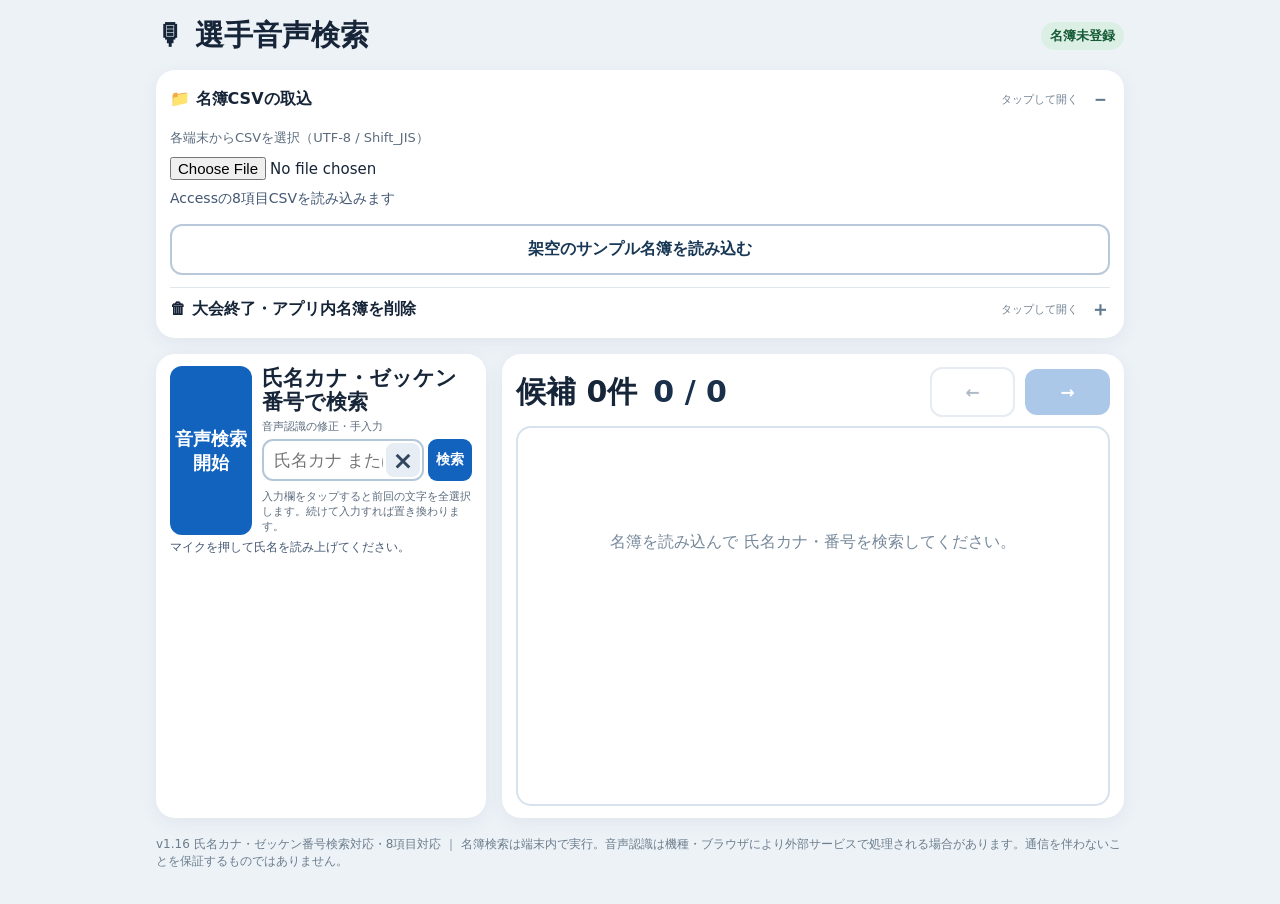
<file: runner_lookup_v116/index.html>
<!doctype html>
<html lang="ja">
<head>
<meta charset="utf-8"><meta name="viewport" content="width=device-width,initial-scale=1,viewport-fit=cover">
<title>選手音声検索 v1.16</title>
<style>
:root{font-family:system-ui,-apple-system,"Hiragino Kaku Gothic ProN","Yu Gothic",Meiryo,sans-serif;color:#172538;background:#edf2f7}*{box-sizing:border-box}body{margin:0}button,input{font:inherit}button{cursor:pointer;border-radius:12px;border:0;padding:13px 16px;font-weight:750}button:disabled{opacity:.35;cursor:default}.primary{background:#1263be;color:white}.outline{background:white;border:2px solid #b9c9da;color:#193855}.danger{background:#ad2734;color:white}.muted{color:#5c6c7d}.wrap{max-width:1000px;padding:16px;margin:auto}.top{display:flex;align-items:center;justify-content:space-between;gap:10px;flex-wrap:wrap;margin-bottom:14px}.top h1{font-size:clamp(21px,3.5vw,29px);margin:0}.chip{padding:5px 9px;border-radius:999px;background:#dcefe4;color:#165b36;font-size:13px;font-weight:700}.layout{display:grid;grid-template-columns:1fr;gap:16px}.panel{background:#fff;border-radius:19px;padding:18px;box-shadow:0 5px 18px #193e6310}.stack{display:grid;gap:11px}.mic{min-height:90px;font-size:25px;display:flex;justify-content:center;align-items:center;gap:12px;width:100%}.mic.listening{background:#b32c35;animation:pulse 1.1s infinite}@keyframes pulse{50%{filter:brightness(1.2)}}.searchRow{display:flex;gap:8px}.searchRow input{min-width:0;flex:1;border:2px solid #b4c7d9;border-radius:11px;padding:12px;font-size:19px}.tiny{font-size:13px}.status{min-height:24px;font-size:14px;color:#435773}.nav{display:flex;align-items:center;justify-content:space-between;gap:8px}.nav button{font-size:17px;min-width:85px}.counter{font-weight:850;font-size:18px}.result{border:2px solid #d6e2ee;border-radius:15px;padding:20px;min-height:360px}.bib{font-size:clamp(44px,9vw,70px);font-weight:900;letter-spacing:1px;text-align:center;line-height:1.2;color:#0e4985;font-variant-numeric:tabular-nums}.name{text-align:center;font-weight:850;font-size:clamp(27px,5vw,40px);margin:7px 0 2px}.kana{text-align:center;font-size:19px;color:#637487}.divider{height:1px;background:#dde5ec;margin:16px 0}.kv{display:flex;justify-content:space-between;align-items:center;gap:12px;padding:8px 0;border-bottom:1px solid #ebeff4}.kv span:first-child{color:#526375;white-space:nowrap}.kv strong{text-align:right;font-size:clamp(16px,2.7vw,23px)}.notice{padding:11px;border-radius:9px;background:#fff4d8;color:#76531b;font-size:14px}.dangerNotice{background:#fff0f0;color:#83202a}.setting{display:grid;gap:10px}.setting h2,.find h2{margin:0 0 10px;font-size:19px}.file{width:100%;font-size:15px}.footer{font-size:12px;color:#6b7d8c;margin:18px 0}.hidden{display:none!important}.tag{font-size:12px;font-weight:800;border-radius:6px;padding:4px 7px;background:#e6f2ff;color:#19548e}.empty{display:grid;place-items:center;min-height:280px;color:#77899b;text-align:center}body.modalOpen{overflow:hidden}.modalBackdrop{position:fixed;inset:0;background:#0c1b2dbb;display:grid;place-items:center;padding:18px;z-index:9}.modal{background:white;border-radius:17px;padding:22px;max-width:480px;width:100%}.modalActions{display:flex;justify-content:flex-end;gap:10px;margin-top:20px;flex-wrap:wrap}@media(min-width:780px){.layout{grid-template-columns:330px minmax(0,1fr)}.panel{padding:23px}.result{min-height:480px}.mic{font-size:23px}}@media(max-width:430px){.wrap{padding:10px}.panel{padding:14px}.result{padding:14px}.nav button{min-width:70px;padding:12px 9px}.kv{align-items:start}.kv span:first-child{white-space:normal}}

/* v1.3: 2-row name / large bib, and three-column detail grid */
.identityRow{display:grid;grid-template-columns:minmax(100px,0.85fr) minmax(0,1.55fr);align-items:center;gap:12px;padding:14px 0 18px;border-bottom:1px solid #dce5ed}
.bibBox{display:flex;align-items:center;justify-content:center;min-height:100px}
.bibNum{font-size:clamp(46px,7.2vw,92px);font-weight:950;line-height:1.05;letter-spacing:-.035em;color:#0e4985;font-variant-numeric:tabular-nums;overflow-wrap:anywhere;text-align:center}
.identityName{min-width:0;display:grid;gap:6px;align-content:center}
.identityKana{font-size:clamp(16px,2.1vw,24px);color:#526f89;line-height:1.25;overflow-wrap:anywhere}
.identityKanji{font-size:clamp(24px,3.3vw,42px);font-weight:900;line-height:1.2;overflow-wrap:anywhere}
.detailGrid{display:grid;grid-template-columns:minmax(0,1.6fr) minmax(0,.85fr) minmax(0,1fr);gap:8px;margin-top:15px}
.detailCell{min-width:0;border:1px solid #dce5ef;border-radius:11px;padding:11px 7px;display:grid;grid-template-rows:auto 1fr;align-content:start;text-align:center;gap:11px;background:#f7faff}
.detailLabel{color:#576d80;font-size:clamp(11px,1.45vw,15px);font-weight:700;white-space:nowrap}
.detailValue{font-size:clamp(15px,2.15vw,25px);font-weight:850;line-height:1.3;overflow-wrap:anywhere;align-self:center}
.blockLine{margin-top:14px;display:flex;align-items:center;justify-content:space-between;padding:12px 14px;gap:10px;background:#f3f8fc;border-radius:10px}
.blockLine span{color:#536779;font-size:15px}
.blockLine strong{font-size:22px}
@media(max-width:600px){.identityRow{grid-template-columns:minmax(100px,.9fr) minmax(0,1.25fr);gap:8px}.bibNum{font-size:clamp(39px,11vw,68px)}.identityKanji{font-size:clamp(21px,6.3vw,33px)}.identityKana{font-size:clamp(14px,4vw,20px)}.detailGrid{gap:5px}.detailCell{padding:10px 3px;gap:9px}.detailLabel{font-size:clamp(10px,2.7vw,13px)}.detailValue{font-size:clamp(14px,4vw,20px)}}

/* v1.4: fit both name lines inside their allocated column without clipping. */
.identityRow{grid-template-columns:minmax(90px,0.77fr) minmax(0,1.83fr);min-height:122px;gap:10px}
.bibBox{min-width:0;min-height:104px;overflow:hidden}
.bibNum{white-space:nowrap;overflow-wrap:normal;max-width:100%;line-height:1.03}
.identityName{min-width:0;min-height:104px;grid-template-rows:minmax(0,1fr) minmax(0,1fr);gap:4px;align-items:center;overflow:hidden}
.identityKana,.identityKanji{min-width:0;max-width:100%;white-space:nowrap;overflow-wrap:normal;overflow:hidden;text-align:left;line-height:1.15}
@media(max-width:600px){.identityRow{grid-template-columns:minmax(82px,.74fr) minmax(0,1.86fr);gap:7px;min-height:106px}.identityName{min-height:88px}.bibBox{min-height:88px}}
/* v1.6: event takes half width; three equal cells fill the other half. */
.detailGrid{grid-template-columns:minmax(0,3fr) repeat(3,minmax(0,1fr));gap:6px}
.detailCell{padding:10px 4px;gap:9px}
.detailLabel{font-size:clamp(10px,1.3vw,14px)}
.detailValue{font-size:clamp(13px,2vw,23px)}
@media(max-width:600px){.detailGrid{gap:4px}.detailCell{padding:9px 2px;gap:8px}.detailLabel{font-size:clamp(9px,2.25vw,12px)}.detailValue{font-size:clamp(12px,3.1vw,19px)}}
/* v1.5: keep the longest event name in one line by adjusting only its value text. */
.detailGrid .detailCell:first-child .detailValue{white-space:nowrap;overflow:hidden;overflow-wrap:normal;min-width:0;width:100%;}
/* v1.7: right-half application-method line under the three detail boxes. */
.detailGrid{grid-template-rows:auto auto;align-items:stretch}
.detailGrid>.detailCell:first-child{grid-column:1;grid-row:1 / 3;align-content:center}
.detailGrid>.methodCell{grid-column:2 / 5;grid-row:2;min-height:48px;display:flex;flex-direction:row;align-items:center;justify-content:space-between;gap:8px;padding:10px 9px}
.methodCell .detailLabel{flex-shrink:0}
.methodCell .detailValue{min-width:0;flex:1;text-align:right;white-space:nowrap;overflow:hidden;overflow-wrap:normal;align-self:center}
@media(max-width:600px){.detailGrid>.methodCell{padding:8px 4px;gap:4px;min-height:42px}.methodCell .detailLabel{font-size:clamp(9px,2.25vw,12px)}}
/* v1.8: candidate count and position stacked on left; enlarge start and shirt values */
.countStack{display:flex;flex-direction:column;gap:5px;justify-content:center;min-width:92px}
.positionText{display:block;font-size:clamp(22px,5.4vw,30px);font-weight:900;line-height:1.2;color:#192f4a;font-variant-numeric:tabular-nums}
.arrowNav{margin-left:auto;gap:10px}
.detailGrid>.detailCell:nth-child(2) .detailValue,.detailGrid>.detailCell:nth-child(3) .detailValue{font-size:clamp(22px,3.6vw,32px);font-weight:900;white-space:nowrap;overflow:hidden;overflow-wrap:normal;min-width:0;width:100%}
@media(max-width:600px){.countStack{min-width:88px}.counter{font-size:clamp(17px,4.4vw,22px)}.arrowNav button{min-width:70px}.detailGrid>.detailCell:nth-child(2) .detailValue,.detailGrid>.detailCell:nth-child(3) .detailValue{font-size:clamp(19px,5.8vw,28px)}}

/* v1.9: horizontal, enlarged candidate count and position without resizing arrow buttons. */
.countStack{flex-direction:row;align-items:center;gap:clamp(7px,1.7vw,16px);min-width:0;flex-wrap:nowrap}
.countStack .counter,.countStack .positionText{font-size:clamp(21px,3.2vw,30px);font-weight:900;line-height:1.15;white-space:nowrap}
.arrowNav{flex-shrink:0}
@media(max-width:600px){.countStack{gap:8px;min-width:0}.countStack .counter,.countStack .positionText{font-size:clamp(20px,5vw,27px)}.arrowNav{gap:8px}}
@media(max-width:360px){.countStack{gap:5px}.countStack .counter,.countStack .positionText{font-size:19px}.arrowNav{gap:5px}}
/* v1.9: two explicit event lines, split after the first 子. */
.detailGrid .detailCell:first-child .detailValue.eventValue{white-space:normal;display:flex;flex-direction:column;justify-content:center;align-items:center;gap:2px;overflow:visible;line-height:1.16}
.eventLine{display:block;width:100%;min-width:0;white-space:nowrap;text-align:center;overflow:visible}

/* v1.12: birthday MMDD is always displayed in two centered, large lines. */
.detailGrid>.birthCell .birthValue{display:flex;flex-direction:column;align-items:center;justify-content:center;gap:0;width:100%;min-width:0;white-space:normal;overflow:visible;line-height:1.02}
.birthPart{display:block;min-width:0;width:100%;white-space:nowrap;line-height:1.03;text-align:center;font-weight:900;font-variant-numeric:tabular-nums}

/* v1.12: expand bib text to the full number column; keep long numbers fitted. */
.bibNum{display:block;width:100%;max-width:100%;text-align:center;font-size:clamp(62px,10vw,108px);font-weight:950;line-height:1.05}
.bibBox{min-height:126px}
.identityRow{min-height:138px}
@media(max-width:600px){.bibBox{min-height:112px}.identityRow{min-height:122px}}
/* v1.12: prominent bib, full-width event two-line text, large adaptive start/shirt, two-line birthday */
.identityRow{grid-template-columns:minmax(110px,1.02fr) minmax(0,1.55fr)}
.bibNum{font-variant-numeric:tabular-nums;letter-spacing:-.045em}
.detailGrid>.detailCell:nth-child(2) .detailValue,.detailGrid>.detailCell:nth-child(3) .detailValue{font-weight:950;line-height:1.06}
.detailGrid>.detailCell:first-child .detailValue.eventValue{min-height:55px;justify-content:center;overflow:hidden}
.detailGrid>.birthCell .birthValue{min-height:70px;gap:1px}
.birthPart{font-size:23px}
@media(max-width:600px){
 .identityRow{grid-template-columns:minmax(99px,1.04fr) minmax(0,1.56fr);gap:8px}
 .detailGrid{gap:4px}
 .detailGrid>.detailCell:nth-child(2) .detailValue,.detailGrid>.detailCell:nth-child(3) .detailValue{min-height:30px}
 .detailGrid>.birthCell .birthValue{min-height:66px}
}

/* v1.15: mobile workflow order: import > erase > search > results. */
.compactLayout{display:grid;grid-template-columns:minmax(0,1fr);gap:10px}
.adminPanel{padding:8px 14px}
.managementDetails{border-bottom:1px solid #e0e8ef}
.managementDetails:last-child{border-bottom:0}
.managementDetails>summary{cursor:pointer;display:flex;justify-content:space-between;align-items:center;gap:8px;min-height:42px;font-weight:800;font-size:16px;list-style:none}
.managementDetails>summary::-webkit-details-marker{display:none}
.managementDetails>summary::after{content:'＋';font-size:20px;color:#607a91;margin-left:4px}
.managementDetails[open]>summary::after{content:'－'}
.adminHint{font-weight:500;font-size:11px;color:#718293;margin-left:auto}
.managementBody{padding:9px 0 12px}
.compactFind{padding:12px 14px}
.voiceInputGrid{display:grid;grid-template-columns:minmax(85px,1fr) minmax(0,3fr);gap:10px;align-items:stretch}
.compactMic{min-height:108px;font-size:clamp(16px,3.8vw,22px);line-height:1.35;padding:10px;white-space:normal;overflow-wrap:anywhere}
.voiceRight{min-width:0;display:flex;flex-direction:column;gap:5px;justify-content:center}
.voiceRight h2{font-size:clamp(16px,4vw,21px);line-height:1.15;margin:0}
.voiceRight .tiny{font-size:11px}
.voiceRight .searchRow{gap:4px}
.voiceRight .searchRow input{font-size:16px;padding:9px 5px;min-width:0;width:100%}
.voiceRight .searchRow button{font-size:14px;padding:8px 8px;border-radius:9px}
.compactStatus{min-height:0;margin-top:5px;font-size:12px;line-height:1.25}
.compactStatus:empty{display:none}
.resultPanel{display:grid;gap:8px;padding:12px 14px}
.compactNav{gap:5px;min-height:52px}
.resultPanel .result{min-height:0;padding:12px}
.resultPanel .empty{min-height:205px}
.resultPanel .identityRow{padding:2px 0 9px;min-height:102px}
.resultPanel .identityName{min-height:86px}
.resultPanel .bibBox{min-height:86px}
.resultPanel .detailGrid{margin-top:9px}
.resultPanel .detailCell{gap:5px;padding:7px 3px}
.resultPanel .detailGrid>.methodCell{min-height:38px;padding:6px 5px}
@media(min-width:780px){.compactLayout{grid-template-columns:330px minmax(0,1fr);gap:16px}.adminPanel{grid-column:1 / -1}.compactFind{grid-column:1}.resultPanel{grid-column:2}.compactMic{min-height:110px}.resultPanel .result{min-height:380px}}
@media(max-width:600px){
 .wrap{padding:7px}.top{margin-bottom:7px}.top h1{font-size:21px}.chip{font-size:12px;padding:4px 7px}
 .compactLayout{gap:8px}.panel{border-radius:14px}
 .adminPanel{padding:4px 10px}.managementDetails>summary{min-height:37px;font-size:14px}.adminHint{font-size:10px}
 .compactFind{padding:10px}.voiceInputGrid{gap:7px}.compactMic{min-height:96px;font-size:clamp(15px,4vw,19px)}
 .voiceRight h2{font-size:clamp(15px,3.9vw,19px)}.voiceRight .tiny{font-size:10px}
 .voiceRight .searchRow input{font-size:15px;padding:8px 5px}.voiceRight .searchRow button{font-size:13px;padding:8px 6px}
 .resultPanel{padding:10px}.compactNav{min-height:47px}.resultPanel .result{padding:10px}
 .resultPanel .identityRow{min-height:94px}.resultPanel .identityName,.resultPanel .bibBox{min-height:80px}
 .resultPanel .detailCell{padding:6px 2px}.resultPanel .detailGrid>.methodCell{padding:5px 4px}
 .resultPanel .empty{min-height:170px}.footer{font-size:10px;margin:9px 0}
}

/* v1.15 one-touch replacement and clear */
.searchInputWrap{display:flex;position:relative;flex:1;min-width:0;align-items:center}
.searchInputWrap input{width:100%;padding-right:39px!important}
.searchInputWrap #clearQ{position:absolute;right:4px;top:50%;transform:translateY(-50%);min-width:34px;height:34px;padding:0;border-radius:8px;background:#e6edf5;color:#31465e;font-size:25px;line-height:1}
.quickHint{font-size:11px;margin-top:4px;line-height:1.35}
/* v1.15 narrower mic button and expanded manual input */
.voiceInputGrid{grid-template-columns:minmax(82px,1fr) minmax(0,3fr)}
.compactMic{min-width:0;min-height:96px;gap:0;padding:9px 4px;font-size:clamp(14px,3.5vw,18px)}
.micText{display:flex;flex-direction:column;align-items:center;justify-content:center;gap:3px;line-height:1.18;white-space:nowrap}
.voiceRight .searchRow input{font-size:17px;padding-left:10px}
@media(max-width:600px){.voiceInputGrid{grid-template-columns:minmax(78px,1fr) minmax(0,3fr)}.compactMic{font-size:clamp(13px,3.4vw,17px);padding:7px 2px}.voiceRight .searchRow input{font-size:16px;padding-left:8px}}
</style>
</head>
<body>
<main class="wrap">
<header class="top"><h1>🎙 選手音声検索</h1><span id="badge" class="chip">名簿未登録</span></header>
<div class="layout compactLayout">
<section class="panel adminPanel" aria-label="名簿管理">
  <details id="csvDetails" class="managementDetails">
    <summary>📁 名簿CSVの取込 <span class="adminHint">タップして開く</span></summary>
    <div class="setting managementBody">
      <label class="tiny muted" for="csv">各端末からCSVを選択（UTF-8 / Shift_JIS）</label>
      <input id="csv" class="file" type="file" accept=".csv,text/csv,text/plain">
      <div id="loadStatus" class="status" role="status">Accessの8項目CSVを読み込みます</div>
      <button id="sample" class="outline" type="button">架空のサンプル名簿を読み込む</button>
    </div>
  </details>
  <details id="deleteDetails" class="managementDetails dangerDetails">
    <summary>🗑 大会終了・アプリ内名簿を削除 <span class="adminHint">タップして開く</span></summary>
    <div class="setting managementBody">
      <button id="delete" class="danger" type="button">大会終了・アプリ内名簿を削除</button>
      <div class="tiny muted">※ 元CSV・メール添付・クラウド上のコピーは自動削除されません。ファイル管理画面から別途削除してください。</div>
    </div>
  </details>
</section>
<section class="panel find compactFind" aria-label="検索操作">
  <div class="voiceInputGrid">
    <button id="mic" class="primary mic compactMic" type="button"><span class="micText">音声検索<span>開始</span></span></button>
    <div class="voiceRight">
      <h2>氏名カナ・ゼッケン番号で検索</h2>
      <label for="q" class="tiny muted">音声認識の修正・手入力</label>
      <div class="searchRow"><div class="searchInputWrap"><input id="q" autocomplete="off" inputmode="text" placeholder="氏名カナ または 番号" aria-label="氏名カナまたはゼッケン番号（タップで全選択）"><button id="clearQ" type="button" aria-label="入力をすべて消す" title="入力をすべて消す">×</button></div><button id="search" class="primary">検索</button></div><div class="tiny muted quickHint">入力欄をタップすると前回の文字を全選択します。続けて入力すれば置き換わります。</div>
    </div>
  </div>
  <div id="voiceStatus" class="status compactStatus" role="status">マイクを押して氏名を読み上げてください。</div>
  <div id="searchStatus" class="status compactStatus" role="status"></div>
</section>
<section class="panel resultPanel" aria-label="検索結果">
  <div class="nav compactNav"><div class="countStack"><div id="count" class="counter">候補 0件</div><strong id="position" class="positionText">0 / 0</strong></div><div class="nav arrowNav"><button class="outline" id="prev" aria-label="前の候補">←</button><button class="primary" id="next" aria-label="次の候補">→</button></div></div>
  <div id="result" class="result"><div class="empty">名簿を読み込んで氏名を検索してください。</div></div>
</section>
</div>
<p class="footer">v1.16 氏名カナ・ゼッケン番号検索対応・8項目対応 ｜ 名簿検索は端末内で実行。音声認識は機種・ブラウザにより外部サービスで処理される場合があります。通信を伴わないことを保証するものではありません。</p>
</main>
<div id="modalWrap" class="modalBackdrop hidden" role="presentation"><div class="modal" role="dialog" aria-modal="true" aria-labelledby="modalTitle"><h2 id="modalTitle">名簿を削除しますか？</h2><p>端末内のアプリ保存領域から名簿を削除します。検索画面もクリアされます。</p><p class="notice dangerNotice">元CSVは自動削除されません。端末の「ファイル」などから別途削除し、ゴミ箱やクラウドのコピーも確認してください。</p><div class="modalActions"><button id="cancel" class="outline">キャンセル</button><button id="confirm" class="danger">名簿を削除する</button></div></div></div>
<script>
'use strict';
const $=id=>document.getElementById(id);
let people=[], results=[], selected=0, recog=null, listening=false, lastSource='';
const DB='runner-lookup-v1', STORE='roster';
function dbOpen(){return new Promise((res,rej)=>{const r=indexedDB.open(DB,1);r.onupgradeneeded=()=>{if(!r.result.objectStoreNames.contains(STORE))r.result.createObjectStore(STORE)};r.onsuccess=()=>res(r.result);r.onerror=()=>rej(r.error)})}
async function dbGet(){const db=await dbOpen();try{return await new Promise((res,rej)=>{const tx=db.transaction(STORE,'readonly'),r=tx.objectStore(STORE).get('active');r.onsuccess=()=>res(r.result||null);r.onerror=()=>rej(r.error)})}finally{db.close()}}
async function dbSet(list){const db=await dbOpen();try{await new Promise((res,rej)=>{const tx=db.transaction(STORE,'readwrite');tx.objectStore(STORE).put(list,'active');tx.oncomplete=res;tx.onerror=()=>rej(tx.error)})}finally{db.close()}}
async function dbClear(){const db=await dbOpen();try{await new Promise((res,rej)=>{const tx=db.transaction(STORE,'readwrite');tx.objectStore(STORE).clear();tx.oncomplete=res;tx.onerror=()=>rej(tx.error)})}finally{db.close()}}
function csvParse(s){s=s.replace(/^\uFEFF/,'');const rows=[];let row=[],cell='',quote=false;for(let i=0;i<s.length;i++){let c=s[i];if(quote){if(c==='"'&&s[i+1]==='"'){cell+='"';i++}else if(c==='"')quote=false;else cell+=c}else if(c==='"')quote=true;else if(c===','){row.push(cell);cell=''}else if(c==='\r'||c==='\n'){if(c==='\r'&&s[i+1]==='\n')i++;row.push(cell);if(row.some(x=>x.trim()!==''))rows.push(row);row=[];cell=''}else cell+=c}if(quote)throw Error('CSVの引用符が閉じていません');row.push(cell);if(row.some(x=>x.trim()!==''))rows.push(row);return rows}
function kana(s){return String(s||'').normalize('NFKC').replace(/[\u3041-\u3096]/g,c=>String.fromCharCode(c.charCodeAt(0)+0x60)).replace(/[\s\u3000・･._-]/g,'').toUpperCase()}
function phonetic(s){return kana(s).replace(/オウ/g,'オー').replace(/オオ/g,'オー').replace(/ウウ/g,'ウー').replace(/エイ/g,'エー').replace(/エエ/g,'エー').replace(/イイ/g,'イー').replace(/アア/g,'アー')}
function mmdd(v){let t=String(v??'').trim();if(!t)return '';let m=t.match(/^(?:\d{4})[\/\-.年](\d{1,2})[\/\-.月](\d{1,2})日?$/);if(!m)m=t.match(/^\d{4}(\d{2})(\d{2})$/);if(!m)m=t.match(/^(\d{1,2})[\/\-.月](\d{1,2})日?$/);if(!m)m=t.match(/^(\d{2})(\d{2})$/);if(!m)return '';const a=Number(m[1]),b=Number(m[2]);if(a<1||a>12||b<1||b>31)return '';const d=new Date(2000,a-1,b);if(d.getMonth()!==a-1||d.getDate()!==b)return '';return String(a).padStart(2,'0')+String(b).padStart(2,'0')}
const aliases={bib:['ゼッケン番号','ゼッケン','ナンバー','番号','bib'],kana:['氏名カナ','氏名かな','フリガナ','氏名フリガナ','カナ'],name:['氏名漢字','氏名','氏名（漢字）','名前'],event:['種目名2','種目名','種目','競技種目'],block:['スタートブロック','ブロック','スタート位置'],shirt:['サイズ名','Tシャツサイズ','Ｔシャツサイズ','Tシャツ','シャツサイズ','参加賞サイズ'],birth:['生年月日','生年月日（月日）','誕生日'],method:['申込方法']};
function fieldKey(s){return String(s||'').normalize('NFKC').replace(/[\s\u3000_()（）]/g,'').toLowerCase()}
function rosterFromCSV(text){const rows=csvParse(text);if(rows.length<2)throw Error('CSVに見出し行とデータ行が必要です');const headers=rows[0].map(fieldKey), idx={};for(const [key,opts] of Object.entries(aliases)){idx[key]=headers.findIndex(h=>opts.some(v=>fieldKey(v)===h))}for(const k of ['bib','kana','name','event'])if(idx[k]<0)throw Error('必須列が見つかりません：'+({bib:'ゼッケン',kana:'氏名カナ',name:'氏名漢字',event:'種目名2'}[k]));let out=[],bad=0;for(let i=1;i<rows.length;i++){const r=rows[i],g=k=>idx[k]<0?'':String(r[idx[k]]||'').trim(),bib=g('bib'),nm=g('name'),kn=g('kana'),ev=g('event');if(!/^\d+$/.test(bib)||!kn||!nm||!ev){bad++;continue}out.push({bib,kana:kn,name:nm,event:ev,block:g('block'),shirt:g('shirt'),birth:mmdd(g('birth')),method:g('method')})}if(!out.length)throw Error('有効な選手データがありません');return {out,bad}}
async function loadList(list,note){let saved=location.protocol!=='file:'&&location.origin!=='null';if(saved){try{await dbSet(list)}catch(e){saved=false}}people=list;results=[];selected=0;lastSource='';$('q').value='';$('searchStatus').textContent='';$('loadStatus').textContent=note+(saved?'':' ⚠ この環境では端末内保存ができません。画面を閉じると名簿が消える可能性があります。HTTPSで開いてください。');updateBadge();$('csvDetails').open=false;render()}
function updateBadge(){$('badge').textContent=people.length?'名簿 '+people.length.toLocaleString()+'件':'名簿未登録'}
function distance(a,b){const x=Array.from(a),y=Array.from(b);let prev=y.map((_,j)=>j+1);prev.unshift(0);for(let i=1;i<=x.length;i++){let cur=[i];for(let j=1;j<=y.length;j++)cur[j]=Math.min(prev[j]+1,cur[j-1]+1,prev[j-1]+(x[i-1]===y[j-1]?0:1));prev=cur}return prev[y.length]}
function doSearch(raw){
 const typed=String(raw??'').normalize('NFKC').trim();
 const q=kana(typed);
 results=[];selected=0;lastSource='';
 if(!people.length){$('searchStatus').textContent='先に名簿CSVを読み込んでください。';render();return}
 if(!typed){$('searchStatus').textContent='氏名カナまたはゼッケン番号を入力してください。';render();return}
 // 数字だけの入力はゼッケン番号を完全一致で検索（氏名のあいまい検索は行わない）。
 if(/^\d+$/.test(typed)){
  results=people.filter(p=>String(p.bib).normalize('NFKC')===typed);
  lastSource=results.length?'number':'none';
  $('searchStatus').textContent=results.length?'ゼッケン番号一致：'+results.length+'件':'該当するゼッケン番号がありません。';
  render();return;
 }
 results=people.filter(p=>kana(p.kana)===q);
 if(results.length){lastSource='exact';$('searchStatus').textContent='完全一致：'+results.length+'件'}
 else{
  const search=phonetic(typed),scored=people.map(p=>{const n=phonetic(p.kana);return {p,score:distance(search,n),n}}).filter(x=>x.n);
  const maxDist=search.length<=3?1:search.length<=7?2:3;
  const found=scored.filter(x=>x.score<=maxDist||x.n.includes(search)||search.includes(x.n)).sort((a,b)=>a.score-b.score||a.p.bib.localeCompare(b.p.bib,'ja',{numeric:true}));
  results=found.slice(0,30).map(x=>x.p);lastSource=results.length?'fuzzy':'none';
  $('searchStatus').textContent=results.length?'近い氏名の候補：'+results.length+'件（最大30件、要確認）':'該当候補がありません。氏名を修正して再検索してください。';
 }
 render();
}
function el(tag,cls,content){const node=document.createElement(tag);if(cls)node.className=cls;if(content!==undefined)node.textContent=content;return node}
function eventLines(value){const t=String(value||'未登録');const i=t.indexOf('子');return i<0?[t]:[t.slice(0,i+1),t.slice(i+1)].filter(Boolean)}
function render(){
 const n=results.length;
 $('count').textContent=n?'候補 '+n+'件':'候補 0件';
 $('position').textContent=n?selected+1+' / '+n:'0 / 0';
 $('prev').disabled=selected<=0;$('next').disabled=selected>=n-1;
 const area=$('result');area.replaceChildren();
 if(!n){area.append(el('div','empty',people.length?'検索結果がここに表示されます。':'名簿を読み込んで\n氏名カナ・番号を検索してください。'));return}
 const p=results[selected];
 const identity=el('div','identityRow');
 const bib=el('div','bibBox');bib.append(el('div','bibNum',p.bib));
 const names=el('div','identityName');names.append(el('div','identityKana',p.kana),el('div','identityKanji',p.name));
 identity.append(bib,names);area.append(identity);
 const grid=el('div','detailGrid');
 function detail(label,value){const cell=el('div','detailCell');cell.append(el('div','detailLabel',label),el('div','detailValue',value||'未登録'));grid.append(cell)}
 const eventCell=el('div','detailCell');eventCell.append(el('div','detailLabel','種目名'));const eventValue=el('div','detailValue eventValue');for(const line of eventLines(p.event))eventValue.append(el('span','eventLine',line));eventCell.append(eventValue);grid.append(eventCell);detail('スタート',p.block);detail('Tシャツ',p.shirt);
 const birthCell=el('div','detailCell birthCell');birthCell.append(el('div','detailLabel','生年月日'));
 const birthValue=el('div','detailValue birthValue');
 if(/^\d{4}$/.test(p.birth||'')){birthValue.append(el('span','birthPart',p.birth.slice(0,2)),el('span','birthPart',p.birth.slice(2,4)))}
 else birthValue.textContent='未登録';
 birthCell.append(birthValue);grid.append(birthCell);
 const methodCell=el('div','detailCell methodCell');methodCell.append(el('div','detailLabel','申込方法'),el('div','detailValue',p.method||'未登録'));grid.append(methodCell);
 area.append(grid);
 requestAnimationFrame(fitAllText);
}
// Measure the exact rendered characters; fixed character-count rules cannot handle mixed full/half-width names.
const measureCanvas=document.createElement('canvas');
const measureCtx=measureCanvas.getContext('2d');
function fitOne(node,minPx,maxPx,maxHeight){
 if(!node||!measureCtx)return;
 const text=node.textContent||'';
 const style=getComputedStyle(node);
 const family=style.fontFamily;
 const weight=style.fontWeight;
 // The available column width is fixed by CSS; only font size varies.
 const width=Math.max(1,(node.classList.contains('bibNum')?node.parentElement.clientWidth:node.clientWidth)-4);
 let lo=minPx,hi=maxPx,best=minPx;
 for(let i=0;i<18;i++){
  const mid=(lo+hi)/2;
  measureCtx.font=weight+' '+mid+'px '+family;
  const textWidth=measureCtx.measureText(text).width;
  if(textWidth<=width && mid*1.15<=maxHeight){best=mid;lo=mid}else hi=mid;
 }
 node.style.fontSize=best.toFixed(2)+'px';
 // If an unusually long name cannot fit even at the minimum, allow a smaller font rather than truncate.
 measureCtx.font=weight+' '+best+'px '+family;
 const measured=measureCtx.measureText(text).width;
 if(measured>width){node.style.fontSize=Math.max(5,best*width/measured*.99).toFixed(2)+'px'}
 node.title=text;
}
function fitAllText(){
 fitIdentity();
 for(const node of document.querySelectorAll('#result .detailGrid>.detailCell:nth-child(2) .detailValue, #result .detailGrid>.detailCell:nth-child(3) .detailValue'))fitOne(node,14,38,43);
 const methodNode=document.querySelector('#result .methodCell .detailValue');
 if(methodNode)fitOne(methodNode,8,22,35);
 const birthValue=document.querySelector('#result .birthValue');
 if(birthValue){
  const parts=[...birthValue.querySelectorAll('.birthPart')];
  if(parts.length===2){
   const cell=birthValue.closest('.birthCell');
   const valueHeight=Math.max(32,cell.clientHeight-(cell.querySelector('.detailLabel')?.offsetHeight||13)-20);
   for(const part of parts)fitOne(part,17,37,Math.max(23,valueHeight/2));
  }else fitOne(birthValue,8,18,32);
 }
 const eventNode=document.querySelector('#result .detailGrid .detailCell:first-child .detailValue');
 if(eventNode){
  const box=eventNode.closest('.detailCell');
  const lines=[...eventNode.querySelectorAll('.eventLine')];
  const availableHeight=Math.max(24,box.clientHeight-42);
  const lineHeight=Math.max(13,(availableHeight-(lines.length-1)*2)/lines.length);
  // Each line is fitted independently, retaining a legible two-line layout.
  for(const line of lines)fitOne(line,10,28,lineHeight);
 }
}
function fitIdentity(){
 const row=document.querySelector('#result .identityRow');if(!row)return;
 const names=row.querySelector('.identityName');
 const bib=row.querySelector('.bibNum');
 const kanaNode=row.querySelector('.identityKana');
 const kanjiNode=row.querySelector('.identityKanji');
 const halfHeight=Math.max(25,(names.clientHeight-4)/2);
 fitOne(kanaNode,9,25,halfHeight);
 fitOne(kanjiNode,9,43,halfHeight);
 fitOne(bib,38,118,Math.max(86,row.querySelector('.bibBox').clientHeight));
}
window.addEventListener('resize',()=>requestAnimationFrame(fitAllText));
function move(d){if(!results.length)return;selected=Math.max(0,Math.min(results.length-1,selected+d));render()}
const searchInput=$('q');
function selectExistingQuery(){if(!searchInput.value)return;try{searchInput.select()}catch(e){}}
searchInput.addEventListener('focus',()=>{setTimeout(selectExistingQuery,0)});
searchInput.addEventListener('click',selectExistingQuery);
$('clearQ').onclick=()=>{searchInput.value='';searchInput.focus();$('searchStatus').textContent='';};
$('prev').onclick=()=>move(-1);$('next').onclick=()=>move(1);$('search').onclick=()=>doSearch($('q').value);$('q').addEventListener('keydown',e=>{if(e.key==='Enter')doSearch($('q').value)});
window.addEventListener('keydown',e=>{if(document.activeElement?.tagName==='INPUT')return;if(e.key==='ArrowRight')move(1);if(e.key==='ArrowLeft')move(-1)});
let touchStart=null;$('result').addEventListener('touchstart',e=>{touchStart={x:e.changedTouches[0].screenX,y:e.changedTouches[0].screenY}},{passive:true});$('result').addEventListener('touchend',e=>{if(!touchStart)return;const dx=e.changedTouches[0].screenX-touchStart.x,dy=e.changedTouches[0].screenY-touchStart.y;if(Math.abs(dx)>50&&Math.abs(dx)>Math.abs(dy)*1.5)move(dx<0?1:-1);touchStart=null},{passive:true});
$('csv').addEventListener('change',async e=>{const f=e.target.files?.[0];if(!f)return;$('loadStatus').textContent='CSVを読み込んでいます…';try{const buffer=await f.arrayBuffer();let decoded;try{decoded=new TextDecoder('utf-8',{fatal:true}).decode(buffer)}catch(err){decoded=new TextDecoder('shift_jis').decode(buffer)}const parsed=rosterFromCSV(decoded);await loadList(parsed.out,'読込完了：'+parsed.out.length.toLocaleString()+'件'+(parsed.bad?'（不正・欠損行 '+parsed.bad+'件を除外）':'')+'。元CSVは別途削除してください。')}catch(err){$('loadStatus').textContent='取込失敗：'+err.message}finally{e.target.value=''}});
const sample='ゼッケン,氏名漢字,氏名カナ,種目名2,生年月日,サイズ名,スタートブロック,申込方法\n1234,山田 太郎,ヤマダ タロウ,ハーフ男子４０～５４歳,19850415,L,B,RUNNET市民先行\n2345,山田 太朗,ヤマダ タロウ,10km男子,19781120,M,A,RUNNET\n3456,山田 多郎,ヤマダ タロウ,３ｋｍ男子小学4～6年生,19930823,LL,,郵便振替\n4567,佐藤 花子,サトウ ハナコ,10km女子,19920722,S,C,事務局\n5678,斉藤 一郎,サイトウ イチロウ,ハーフ男子,19800811,L,,RUNNET';
$('sample').onclick=async()=>{if(people.length&&!confirm('登録済み名簿を架空のサンプル名簿に置き換えますか？'))return;try{const r=rosterFromCSV(sample);await loadList(r.out,'架空のサンプル名簿：'+r.out.length+'件を登録しました。')}catch(e){$('loadStatus').textContent=e.message}};
$('delete').onclick=()=>{$('modalWrap').classList.remove('hidden');document.body.classList.add('modalOpen')};function closeModal(){$('modalWrap').classList.add('hidden');document.body.classList.remove('modalOpen')};$('cancel').onclick=closeModal;$('confirm').onclick=async()=>{try{if(recog){recog.abort();resetSpeechUi()}await dbClear();people=[];results=[];selected=0;lastSource='';$('q').value='';$('searchStatus').textContent='アプリ内名簿を削除しました。';$('loadStatus').textContent='アプリ内名簿は未登録です。元CSVは端末から手動削除してください。';updateBadge();$('csvDetails').open=true;render();closeModal()}catch(e){alert('削除に失敗しました：'+e.message)}};
const Speech=window.SpeechRecognition||window.webkitSpeechRecognition;
let speechBusy=false;
function resetSpeechUi(){speechBusy=false;listening=false;$('mic').classList.remove('listening');$('mic').innerHTML='<span class="micText">音声検索<span>開始</span></span>';$('mic').disabled=false;}
if(Speech){recog=new Speech();recog.lang='ja-JP';recog.continuous=false;recog.interimResults=false;recog.maxAlternatives=1;recog.onstart=()=>{speechBusy=true;listening=true;$('mic').classList.add('listening');$('mic').innerHTML='<span class="micText">認識中<span>停止</span></span>';$('voiceStatus').textContent='氏名を読み上げてください…'};recog.onresult=e=>{const raw=e.results[0][0].transcript;$('q').value=raw;$('voiceStatus').textContent='認識：「'+raw+'」';doSearch(raw)};recog.onerror=e=>{$('voiceStatus').textContent='音声認識エラー：'+e.error+'。音声入力が使えない場合はHTTPS公開版でお試しください。';};recog.onend=resetSpeechUi;}
else{$('voiceStatus').textContent='このブラウザは音声認識APIに未対応です。手入力検索をご利用ください。'}
$('mic').onclick=()=>{if(!recog){$('voiceStatus').textContent='音声認識未対応です。手入力を利用してください。';return}if(speechBusy){if(listening){try{recog.stop();$('mic').disabled=true;$('voiceStatus').textContent='音声認識を終了しています…'}catch(e){resetSpeechUi()}}return}speechBusy=true;$('mic').disabled=true;try{recog.start();$('mic').disabled=false}catch(e){resetSpeechUi();$('voiceStatus').textContent=e.name==='InvalidStateError'?'前の音声認識がまだ終了していません。少し後に再度押してください。':'音声認識を開始できません：'+e.message}};
(async()=>{if(location.protocol==='file:'||location.origin==='null'){$('csvDetails').open=true;updateBadge();render();return}try{let stored=await dbGet();if(stored){people=stored;$('loadStatus').textContent='端末内に保存した名簿 '+people.length+'件を復元しました。'}}catch(e){$('loadStatus').textContent='端末内保存にアクセスできません：'+e.message+'。プライベートモードやファイル直開きの場合は保存が制限されることがあります。'}$('csvDetails').open=!people.length;updateBadge();render()})();
</script>
</body></html>
</file>
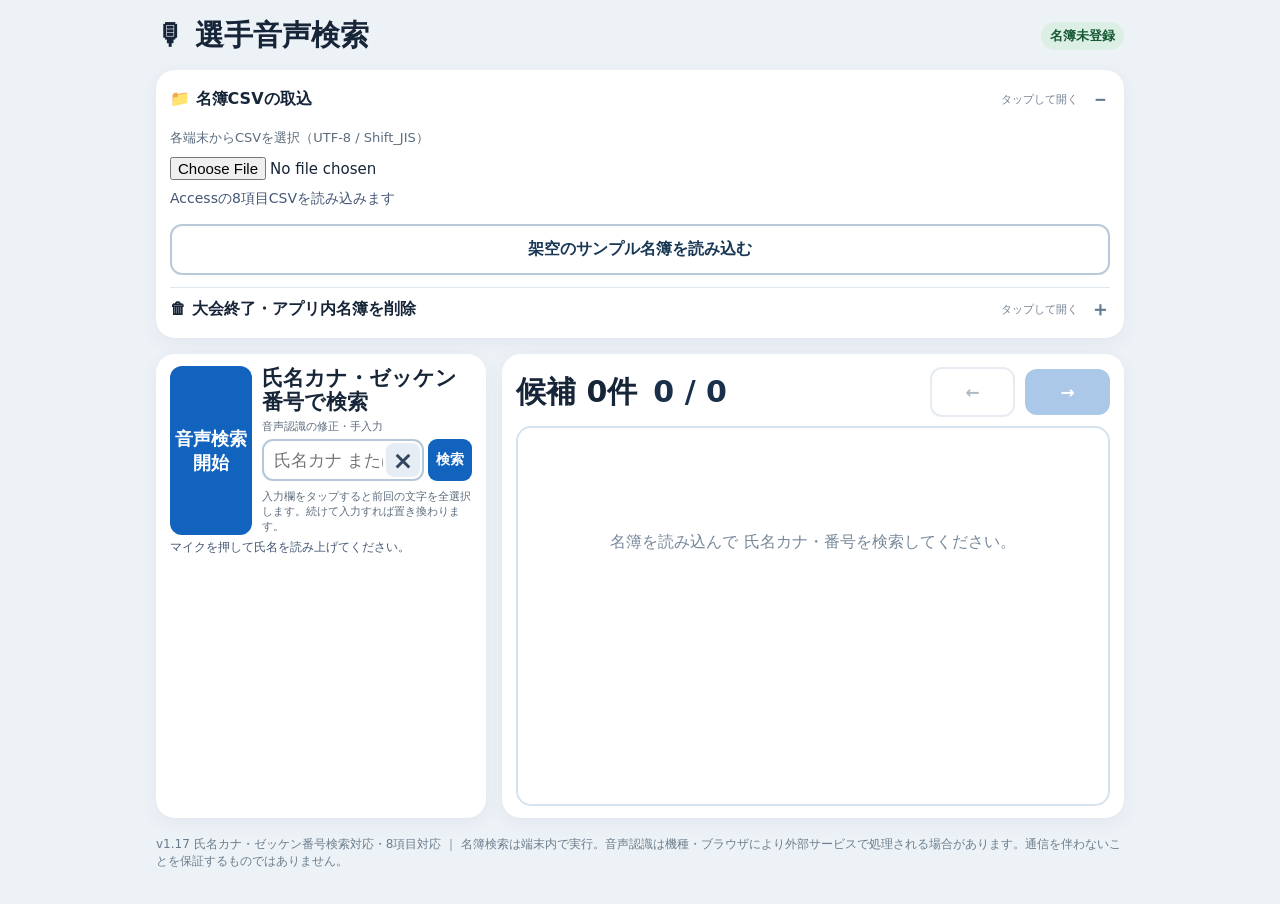
<file: runner_lookup_v117/index.html>
<!doctype html>
<html lang="ja">
<head>
<meta charset="utf-8"><meta name="viewport" content="width=device-width,initial-scale=1,viewport-fit=cover">
<title>選手音声検索 v1.17</title>
<style>
:root{font-family:system-ui,-apple-system,"Hiragino Kaku Gothic ProN","Yu Gothic",Meiryo,sans-serif;color:#172538;background:#edf2f7}*{box-sizing:border-box}body{margin:0}button,input{font:inherit}button{cursor:pointer;border-radius:12px;border:0;padding:13px 16px;font-weight:750}button:disabled{opacity:.35;cursor:default}.primary{background:#1263be;color:white}.outline{background:white;border:2px solid #b9c9da;color:#193855}.danger{background:#ad2734;color:white}.muted{color:#5c6c7d}.wrap{max-width:1000px;padding:16px;margin:auto}.top{display:flex;align-items:center;justify-content:space-between;gap:10px;flex-wrap:wrap;margin-bottom:14px}.top h1{font-size:clamp(21px,3.5vw,29px);margin:0}.chip{padding:5px 9px;border-radius:999px;background:#dcefe4;color:#165b36;font-size:13px;font-weight:700}.layout{display:grid;grid-template-columns:1fr;gap:16px}.panel{background:#fff;border-radius:19px;padding:18px;box-shadow:0 5px 18px #193e6310}.stack{display:grid;gap:11px}.mic{min-height:90px;font-size:25px;display:flex;justify-content:center;align-items:center;gap:12px;width:100%}.mic.listening{background:#b32c35;animation:pulse 1.1s infinite}@keyframes pulse{50%{filter:brightness(1.2)}}.searchRow{display:flex;gap:8px}.searchRow input{min-width:0;flex:1;border:2px solid #b4c7d9;border-radius:11px;padding:12px;font-size:19px}.tiny{font-size:13px}.status{min-height:24px;font-size:14px;color:#435773}.nav{display:flex;align-items:center;justify-content:space-between;gap:8px}.nav button{font-size:17px;min-width:85px}.counter{font-weight:850;font-size:18px}.result{border:2px solid #d6e2ee;border-radius:15px;padding:20px;min-height:360px}.bib{font-size:clamp(44px,9vw,70px);font-weight:900;letter-spacing:1px;text-align:center;line-height:1.2;color:#0e4985;font-variant-numeric:tabular-nums}.name{text-align:center;font-weight:850;font-size:clamp(27px,5vw,40px);margin:7px 0 2px}.kana{text-align:center;font-size:19px;color:#637487}.divider{height:1px;background:#dde5ec;margin:16px 0}.kv{display:flex;justify-content:space-between;align-items:center;gap:12px;padding:8px 0;border-bottom:1px solid #ebeff4}.kv span:first-child{color:#526375;white-space:nowrap}.kv strong{text-align:right;font-size:clamp(16px,2.7vw,23px)}.notice{padding:11px;border-radius:9px;background:#fff4d8;color:#76531b;font-size:14px}.dangerNotice{background:#fff0f0;color:#83202a}.setting{display:grid;gap:10px}.setting h2,.find h2{margin:0 0 10px;font-size:19px}.file{width:100%;font-size:15px}.footer{font-size:12px;color:#6b7d8c;margin:18px 0}.hidden{display:none!important}.tag{font-size:12px;font-weight:800;border-radius:6px;padding:4px 7px;background:#e6f2ff;color:#19548e}.empty{display:grid;place-items:center;min-height:280px;color:#77899b;text-align:center}body.modalOpen{overflow:hidden}.modalBackdrop{position:fixed;inset:0;background:#0c1b2dbb;display:grid;place-items:center;padding:18px;z-index:9}.modal{background:white;border-radius:17px;padding:22px;max-width:480px;width:100%}.modalActions{display:flex;justify-content:flex-end;gap:10px;margin-top:20px;flex-wrap:wrap}@media(min-width:780px){.layout{grid-template-columns:330px minmax(0,1fr)}.panel{padding:23px}.result{min-height:480px}.mic{font-size:23px}}@media(max-width:430px){.wrap{padding:10px}.panel{padding:14px}.result{padding:14px}.nav button{min-width:70px;padding:12px 9px}.kv{align-items:start}.kv span:first-child{white-space:normal}}

/* v1.3: 2-row name / large bib, and three-column detail grid */
.identityRow{display:grid;grid-template-columns:minmax(100px,0.85fr) minmax(0,1.55fr);align-items:center;gap:12px;padding:14px 0 18px;border-bottom:1px solid #dce5ed}
.bibBox{display:flex;align-items:center;justify-content:center;min-height:100px}
.bibNum{font-size:clamp(46px,7.2vw,92px);font-weight:950;line-height:1.05;letter-spacing:-.035em;color:#0e4985;font-variant-numeric:tabular-nums;overflow-wrap:anywhere;text-align:center}
.identityName{min-width:0;display:grid;gap:6px;align-content:center}
.identityKana{font-size:clamp(16px,2.1vw,24px);color:#526f89;line-height:1.25;overflow-wrap:anywhere}
.identityKanji{font-size:clamp(24px,3.3vw,42px);font-weight:900;line-height:1.2;overflow-wrap:anywhere}
.detailGrid{display:grid;grid-template-columns:minmax(0,1.6fr) minmax(0,.85fr) minmax(0,1fr);gap:8px;margin-top:15px}
.detailCell{min-width:0;border:1px solid #dce5ef;border-radius:11px;padding:11px 7px;display:grid;grid-template-rows:auto 1fr;align-content:start;text-align:center;gap:11px;background:#f7faff}
.detailLabel{color:#576d80;font-size:clamp(11px,1.45vw,15px);font-weight:700;white-space:nowrap}
.detailValue{font-size:clamp(15px,2.15vw,25px);font-weight:850;line-height:1.3;overflow-wrap:anywhere;align-self:center}
.blockLine{margin-top:14px;display:flex;align-items:center;justify-content:space-between;padding:12px 14px;gap:10px;background:#f3f8fc;border-radius:10px}
.blockLine span{color:#536779;font-size:15px}
.blockLine strong{font-size:22px}
@media(max-width:600px){.identityRow{grid-template-columns:minmax(100px,.9fr) minmax(0,1.25fr);gap:8px}.bibNum{font-size:clamp(39px,11vw,68px)}.identityKanji{font-size:clamp(21px,6.3vw,33px)}.identityKana{font-size:clamp(14px,4vw,20px)}.detailGrid{gap:5px}.detailCell{padding:10px 3px;gap:9px}.detailLabel{font-size:clamp(10px,2.7vw,13px)}.detailValue{font-size:clamp(14px,4vw,20px)}}

/* v1.4: fit both name lines inside their allocated column without clipping. */
.identityRow{grid-template-columns:minmax(90px,0.77fr) minmax(0,1.83fr);min-height:122px;gap:10px}
.bibBox{min-width:0;min-height:104px;overflow:hidden}
.bibNum{white-space:nowrap;overflow-wrap:normal;max-width:100%;line-height:1.03}
.identityName{min-width:0;min-height:104px;grid-template-rows:minmax(0,1fr) minmax(0,1fr);gap:4px;align-items:center;overflow:hidden}
.identityKana,.identityKanji{min-width:0;max-width:100%;white-space:nowrap;overflow-wrap:normal;overflow:hidden;text-align:left;line-height:1.15}
@media(max-width:600px){.identityRow{grid-template-columns:minmax(82px,.74fr) minmax(0,1.86fr);gap:7px;min-height:106px}.identityName{min-height:88px}.bibBox{min-height:88px}}
/* v1.6: event takes half width; three equal cells fill the other half. */
.detailGrid{grid-template-columns:minmax(0,3fr) repeat(3,minmax(0,1fr));gap:6px}
.detailCell{padding:10px 4px;gap:9px}
.detailLabel{font-size:clamp(10px,1.3vw,14px)}
.detailValue{font-size:clamp(13px,2vw,23px)}
@media(max-width:600px){.detailGrid{gap:4px}.detailCell{padding:9px 2px;gap:8px}.detailLabel{font-size:clamp(9px,2.25vw,12px)}.detailValue{font-size:clamp(12px,3.1vw,19px)}}
/* v1.5: keep the longest event name in one line by adjusting only its value text. */
.detailGrid .detailCell:first-child .detailValue{white-space:nowrap;overflow:hidden;overflow-wrap:normal;min-width:0;width:100%;}
/* v1.7: right-half application-method line under the three detail boxes. */
.detailGrid{grid-template-rows:auto auto;align-items:stretch}
.detailGrid>.detailCell:first-child{grid-column:1;grid-row:1 / 3;align-content:center}
.detailGrid>.methodCell{grid-column:2 / 5;grid-row:2;min-height:48px;display:flex;flex-direction:row;align-items:center;justify-content:space-between;gap:8px;padding:10px 9px}
.methodCell .detailLabel{flex-shrink:0}
.methodCell .detailValue{min-width:0;flex:1;text-align:right;white-space:nowrap;overflow:hidden;overflow-wrap:normal;align-self:center}
@media(max-width:600px){.detailGrid>.methodCell{padding:8px 4px;gap:4px;min-height:42px}.methodCell .detailLabel{font-size:clamp(9px,2.25vw,12px)}}
/* v1.8: candidate count and position stacked on left; enlarge start and shirt values */
.countStack{display:flex;flex-direction:column;gap:5px;justify-content:center;min-width:92px}
.positionText{display:block;font-size:clamp(22px,5.4vw,30px);font-weight:900;line-height:1.2;color:#192f4a;font-variant-numeric:tabular-nums}
.arrowNav{margin-left:auto;gap:10px}
.detailGrid>.detailCell:nth-child(2) .detailValue,.detailGrid>.detailCell:nth-child(3) .detailValue{font-size:clamp(22px,3.6vw,32px);font-weight:900;white-space:nowrap;overflow:hidden;overflow-wrap:normal;min-width:0;width:100%}
@media(max-width:600px){.countStack{min-width:88px}.counter{font-size:clamp(17px,4.4vw,22px)}.arrowNav button{min-width:70px}.detailGrid>.detailCell:nth-child(2) .detailValue,.detailGrid>.detailCell:nth-child(3) .detailValue{font-size:clamp(19px,5.8vw,28px)}}

/* v1.9: horizontal, enlarged candidate count and position without resizing arrow buttons. */
.countStack{flex-direction:row;align-items:center;gap:clamp(7px,1.7vw,16px);min-width:0;flex-wrap:nowrap}
.countStack .counter,.countStack .positionText{font-size:clamp(21px,3.2vw,30px);font-weight:900;line-height:1.15;white-space:nowrap}
.arrowNav{flex-shrink:0}
@media(max-width:600px){.countStack{gap:8px;min-width:0}.countStack .counter,.countStack .positionText{font-size:clamp(20px,5vw,27px)}.arrowNav{gap:8px}}
@media(max-width:360px){.countStack{gap:5px}.countStack .counter,.countStack .positionText{font-size:19px}.arrowNav{gap:5px}}
/* v1.9: two explicit event lines, split after the first 子. */
.detailGrid .detailCell:first-child .detailValue.eventValue{white-space:normal;display:flex;flex-direction:column;justify-content:center;align-items:center;gap:2px;overflow:visible;line-height:1.16}
.eventLine{display:block;width:100%;min-width:0;white-space:nowrap;text-align:center;overflow:visible}

/* v1.12: birthday MMDD is always displayed in two centered, large lines. */
.detailGrid>.birthCell .birthValue{display:flex;flex-direction:column;align-items:center;justify-content:center;gap:0;width:100%;min-width:0;white-space:normal;overflow:visible;line-height:1.02}
.birthPart{display:block;min-width:0;width:100%;white-space:nowrap;line-height:1.03;text-align:center;font-weight:900;font-variant-numeric:tabular-nums}

/* v1.12: expand bib text to the full number column; keep long numbers fitted. */
.bibNum{display:block;width:100%;max-width:100%;text-align:center;font-size:clamp(62px,10vw,108px);font-weight:950;line-height:1.05}
.bibBox{min-height:126px}
.identityRow{min-height:138px}
@media(max-width:600px){.bibBox{min-height:112px}.identityRow{min-height:122px}}
/* v1.12: prominent bib, full-width event two-line text, large adaptive start/shirt, two-line birthday */
.identityRow{grid-template-columns:minmax(110px,1.02fr) minmax(0,1.55fr)}
.bibNum{font-variant-numeric:tabular-nums;letter-spacing:-.045em}
.detailGrid>.detailCell:nth-child(2) .detailValue,.detailGrid>.detailCell:nth-child(3) .detailValue{font-weight:950;line-height:1.06}
.detailGrid>.detailCell:first-child .detailValue.eventValue{min-height:55px;justify-content:center;overflow:hidden}
.detailGrid>.birthCell .birthValue{min-height:70px;gap:1px}
.birthPart{font-size:23px}
@media(max-width:600px){
 .identityRow{grid-template-columns:minmax(99px,1.04fr) minmax(0,1.56fr);gap:8px}
 .detailGrid{gap:4px}
 .detailGrid>.detailCell:nth-child(2) .detailValue,.detailGrid>.detailCell:nth-child(3) .detailValue{min-height:30px}
 .detailGrid>.birthCell .birthValue{min-height:66px}
}

/* v1.15: mobile workflow order: import > erase > search > results. */
.compactLayout{display:grid;grid-template-columns:minmax(0,1fr);gap:10px}
.adminPanel{padding:8px 14px}
.managementDetails{border-bottom:1px solid #e0e8ef}
.managementDetails:last-child{border-bottom:0}
.managementDetails>summary{cursor:pointer;display:flex;justify-content:space-between;align-items:center;gap:8px;min-height:42px;font-weight:800;font-size:16px;list-style:none}
.managementDetails>summary::-webkit-details-marker{display:none}
.managementDetails>summary::after{content:'＋';font-size:20px;color:#607a91;margin-left:4px}
.managementDetails[open]>summary::after{content:'－'}
.adminHint{font-weight:500;font-size:11px;color:#718293;margin-left:auto}
.managementBody{padding:9px 0 12px}
.compactFind{padding:12px 14px}
.voiceInputGrid{display:grid;grid-template-columns:minmax(85px,1fr) minmax(0,3fr);gap:10px;align-items:stretch}
.compactMic{min-height:108px;font-size:clamp(16px,3.8vw,22px);line-height:1.35;padding:10px;white-space:normal;overflow-wrap:anywhere}
.voiceRight{min-width:0;display:flex;flex-direction:column;gap:5px;justify-content:center}
.voiceRight h2{font-size:clamp(16px,4vw,21px);line-height:1.15;margin:0}
.voiceRight .tiny{font-size:11px}
.voiceRight .searchRow{gap:4px}
.voiceRight .searchRow input{font-size:16px;padding:9px 5px;min-width:0;width:100%}
.voiceRight .searchRow button{font-size:14px;padding:8px 8px;border-radius:9px}
.compactStatus{min-height:0;margin-top:5px;font-size:12px;line-height:1.25}
.compactStatus:empty{display:none}
.resultPanel{display:grid;gap:8px;padding:12px 14px}
.compactNav{gap:5px;min-height:52px}
.resultPanel .result{min-height:0;padding:12px}
.resultPanel .empty{min-height:205px}
.resultPanel .identityRow{padding:2px 0 9px;min-height:102px}
.resultPanel .identityName{min-height:86px}
.resultPanel .bibBox{min-height:86px}
.resultPanel .detailGrid{margin-top:9px}
.resultPanel .detailCell{gap:5px;padding:7px 3px}
.resultPanel .detailGrid>.methodCell{min-height:38px;padding:6px 5px}
@media(min-width:780px){.compactLayout{grid-template-columns:330px minmax(0,1fr);gap:16px}.adminPanel{grid-column:1 / -1}.compactFind{grid-column:1}.resultPanel{grid-column:2}.compactMic{min-height:110px}.resultPanel .result{min-height:380px}}
@media(max-width:600px){
 .wrap{padding:7px}.top{margin-bottom:7px}.top h1{font-size:21px}.chip{font-size:12px;padding:4px 7px}
 .compactLayout{gap:8px}.panel{border-radius:14px}
 .adminPanel{padding:4px 10px}.managementDetails>summary{min-height:37px;font-size:14px}.adminHint{font-size:10px}
 .compactFind{padding:10px}.voiceInputGrid{gap:7px}.compactMic{min-height:96px;font-size:clamp(15px,4vw,19px)}
 .voiceRight h2{font-size:clamp(15px,3.9vw,19px)}.voiceRight .tiny{font-size:10px}
 .voiceRight .searchRow input{font-size:15px;padding:8px 5px}.voiceRight .searchRow button{font-size:13px;padding:8px 6px}
 .resultPanel{padding:10px}.compactNav{min-height:47px}.resultPanel .result{padding:10px}
 .resultPanel .identityRow{min-height:94px}.resultPanel .identityName,.resultPanel .bibBox{min-height:80px}
 .resultPanel .detailCell{padding:6px 2px}.resultPanel .detailGrid>.methodCell{padding:5px 4px}
 .resultPanel .empty{min-height:170px}.footer{font-size:10px;margin:9px 0}
}

/* v1.15 one-touch replacement and clear */
.searchInputWrap{display:flex;position:relative;flex:1;min-width:0;align-items:center}
.searchInputWrap input{width:100%;padding-right:39px!important}
.searchInputWrap #clearQ{position:absolute;right:4px;top:50%;transform:translateY(-50%);min-width:34px;height:34px;padding:0;border-radius:8px;background:#e6edf5;color:#31465e;font-size:25px;line-height:1}
.quickHint{font-size:11px;margin-top:4px;line-height:1.35}
/* v1.15 narrower mic button and expanded manual input */
.voiceInputGrid{grid-template-columns:minmax(82px,1fr) minmax(0,3fr)}
.compactMic{min-width:0;min-height:96px;gap:0;padding:9px 4px;font-size:clamp(14px,3.5vw,18px)}
.micText{display:flex;flex-direction:column;align-items:center;justify-content:center;gap:3px;line-height:1.18;white-space:nowrap}
.voiceRight .searchRow input{font-size:17px;padding-left:10px}
@media(max-width:600px){.voiceInputGrid{grid-template-columns:minmax(78px,1fr) minmax(0,3fr)}.compactMic{font-size:clamp(13px,3.4vw,17px);padding:7px 2px}.voiceRight .searchRow input{font-size:16px;padding-left:8px}}
</style>
</head>
<body>
<main class="wrap">
<header class="top"><h1>🎙 選手音声検索</h1><span id="badge" class="chip">名簿未登録</span></header>
<div class="layout compactLayout">
<section class="panel adminPanel" aria-label="名簿管理">
  <details id="csvDetails" class="managementDetails">
    <summary>📁 名簿CSVの取込 <span class="adminHint">タップして開く</span></summary>
    <div class="setting managementBody">
      <label class="tiny muted" for="csv">各端末からCSVを選択（UTF-8 / Shift_JIS）</label>
      <input id="csv" class="file" type="file" accept=".csv,text/csv,text/plain">
      <div id="loadStatus" class="status" role="status">Accessの8項目CSVを読み込みます</div>
      <button id="sample" class="outline" type="button">架空のサンプル名簿を読み込む</button>
    </div>
  </details>
  <details id="deleteDetails" class="managementDetails dangerDetails">
    <summary>🗑 大会終了・アプリ内名簿を削除 <span class="adminHint">タップして開く</span></summary>
    <div class="setting managementBody">
      <button id="delete" class="danger" type="button">大会終了・アプリ内名簿を削除</button>
      <div class="tiny muted">※ 元CSV・メール添付・クラウド上のコピーは自動削除されません。ファイル管理画面から別途削除してください。</div>
    </div>
  </details>
</section>
<section class="panel find compactFind" aria-label="検索操作">
  <div class="voiceInputGrid">
    <button id="mic" class="primary mic compactMic" type="button"><span class="micText">音声検索<span>開始</span></span></button>
    <div class="voiceRight">
      <h2>氏名カナ・ゼッケン番号で検索</h2>
      <label for="q" class="tiny muted">音声認識の修正・手入力</label>
      <div class="searchRow"><div class="searchInputWrap"><input id="q" autocomplete="off" inputmode="text" placeholder="氏名カナ または 番号" aria-label="氏名カナまたはゼッケン番号（タップで全選択）"><button id="clearQ" type="button" aria-label="入力をすべて消す" title="入力をすべて消す">×</button></div><button id="search" class="primary">検索</button></div><div class="tiny muted quickHint">入力欄をタップすると前回の文字を全選択します。続けて入力すれば置き換わります。</div>
    </div>
  </div>
  <div id="voiceStatus" class="status compactStatus" role="status">マイクを押して氏名を読み上げてください。</div>
  <div id="searchStatus" class="status compactStatus" role="status"></div>
</section>
<section class="panel resultPanel" aria-label="検索結果">
  <div class="nav compactNav"><div class="countStack"><div id="count" class="counter">候補 0件</div><strong id="position" class="positionText">0 / 0</strong></div><div class="nav arrowNav"><button class="outline" id="prev" aria-label="前の候補">←</button><button class="primary" id="next" aria-label="次の候補">→</button></div></div>
  <div id="result" class="result"><div class="empty">名簿を読み込んで氏名を検索してください。</div></div>
</section>
</div>
<p class="footer">v1.17 氏名カナ・ゼッケン番号検索対応・8項目対応 ｜ 名簿検索は端末内で実行。音声認識は機種・ブラウザにより外部サービスで処理される場合があります。通信を伴わないことを保証するものではありません。</p>
</main>
<div id="modalWrap" class="modalBackdrop hidden" role="presentation"><div class="modal" role="dialog" aria-modal="true" aria-labelledby="modalTitle"><h2 id="modalTitle">名簿を削除しますか？</h2><p>端末内のアプリ保存領域から名簿を削除します。検索画面もクリアされます。</p><p class="notice dangerNotice">元CSVは自動削除されません。端末の「ファイル」などから別途削除し、ゴミ箱やクラウドのコピーも確認してください。</p><div class="modalActions"><button id="cancel" class="outline">キャンセル</button><button id="confirm" class="danger">名簿を削除する</button></div></div></div>
<script>
'use strict';
const $=id=>document.getElementById(id);
let people=[], results=[], selected=0, recog=null, listening=false, lastSource='';
const DB='runner-lookup-v1', STORE='roster';
function dbOpen(){return new Promise((res,rej)=>{const r=indexedDB.open(DB,1);r.onupgradeneeded=()=>{if(!r.result.objectStoreNames.contains(STORE))r.result.createObjectStore(STORE)};r.onsuccess=()=>res(r.result);r.onerror=()=>rej(r.error)})}
async function dbGet(){const db=await dbOpen();try{return await new Promise((res,rej)=>{const tx=db.transaction(STORE,'readonly'),r=tx.objectStore(STORE).get('active');r.onsuccess=()=>res(r.result||null);r.onerror=()=>rej(r.error)})}finally{db.close()}}
async function dbSet(list){const db=await dbOpen();try{await new Promise((res,rej)=>{const tx=db.transaction(STORE,'readwrite');tx.objectStore(STORE).put(list,'active');tx.oncomplete=res;tx.onerror=()=>rej(tx.error)})}finally{db.close()}}
async function dbClear(){const db=await dbOpen();try{await new Promise((res,rej)=>{const tx=db.transaction(STORE,'readwrite');tx.objectStore(STORE).clear();tx.oncomplete=res;tx.onerror=()=>rej(tx.error)})}finally{db.close()}}
function csvParse(s){s=s.replace(/^\uFEFF/,'');const rows=[];let row=[],cell='',quote=false;for(let i=0;i<s.length;i++){let c=s[i];if(quote){if(c==='"'&&s[i+1]==='"'){cell+='"';i++}else if(c==='"')quote=false;else cell+=c}else if(c==='"')quote=true;else if(c===','){row.push(cell);cell=''}else if(c==='\r'||c==='\n'){if(c==='\r'&&s[i+1]==='\n')i++;row.push(cell);if(row.some(x=>x.trim()!==''))rows.push(row);row=[];cell=''}else cell+=c}if(quote)throw Error('CSVの引用符が閉じていません');row.push(cell);if(row.some(x=>x.trim()!==''))rows.push(row);return rows}
function kana(s){return String(s||'').normalize('NFKC').replace(/[\u3041-\u3096]/g,c=>String.fromCharCode(c.charCodeAt(0)+0x60)).replace(/[\s\u3000・･._-]/g,'').toUpperCase()}
function kanjiKey(s){return String(s||'').normalize('NFKC').replace(/[\s\u3000・･._-]/g,'').toUpperCase()}
function phonetic(s){return kana(s).replace(/オウ/g,'オー').replace(/オオ/g,'オー').replace(/ウウ/g,'ウー').replace(/エイ/g,'エー').replace(/エエ/g,'エー').replace(/イイ/g,'イー').replace(/アア/g,'アー')}
function mmdd(v){let t=String(v??'').trim();if(!t)return '';let m=t.match(/^(?:\d{4})[\/\-.年](\d{1,2})[\/\-.月](\d{1,2})日?$/);if(!m)m=t.match(/^\d{4}(\d{2})(\d{2})$/);if(!m)m=t.match(/^(\d{1,2})[\/\-.月](\d{1,2})日?$/);if(!m)m=t.match(/^(\d{2})(\d{2})$/);if(!m)return '';const a=Number(m[1]),b=Number(m[2]);if(a<1||a>12||b<1||b>31)return '';const d=new Date(2000,a-1,b);if(d.getMonth()!==a-1||d.getDate()!==b)return '';return String(a).padStart(2,'0')+String(b).padStart(2,'0')}
const aliases={bib:['ゼッケン番号','ゼッケン','ナンバー','番号','bib'],kana:['氏名カナ','氏名かな','フリガナ','氏名フリガナ','カナ'],name:['氏名漢字','氏名','氏名（漢字）','名前'],event:['種目名2','種目名','種目','競技種目'],block:['スタートブロック','ブロック','スタート位置'],shirt:['サイズ名','Tシャツサイズ','Ｔシャツサイズ','Tシャツ','シャツサイズ','参加賞サイズ'],birth:['生年月日','生年月日（月日）','誕生日'],method:['申込方法']};
function fieldKey(s){return String(s||'').normalize('NFKC').replace(/[\s\u3000_()（）]/g,'').toLowerCase()}
function rosterFromCSV(text){const rows=csvParse(text);if(rows.length<2)throw Error('CSVに見出し行とデータ行が必要です');const headers=rows[0].map(fieldKey), idx={};for(const [key,opts] of Object.entries(aliases)){idx[key]=headers.findIndex(h=>opts.some(v=>fieldKey(v)===h))}for(const k of ['bib','kana','name','event'])if(idx[k]<0)throw Error('必須列が見つかりません：'+({bib:'ゼッケン',kana:'氏名カナ',name:'氏名漢字',event:'種目名2'}[k]));let out=[],bad=0;for(let i=1;i<rows.length;i++){const r=rows[i],g=k=>idx[k]<0?'':String(r[idx[k]]||'').trim(),bib=g('bib'),nm=g('name'),kn=g('kana'),ev=g('event');if(!/^\d+$/.test(bib)||!kn||!nm||!ev){bad++;continue}out.push({bib,kana:kn,name:nm,event:ev,block:g('block'),shirt:g('shirt'),birth:mmdd(g('birth')),method:g('method')})}if(!out.length)throw Error('有効な選手データがありません');return {out,bad}}
async function loadList(list,note){let saved=location.protocol!=='file:'&&location.origin!=='null';if(saved){try{await dbSet(list)}catch(e){saved=false}}people=list;results=[];selected=0;lastSource='';$('q').value='';$('searchStatus').textContent='';$('loadStatus').textContent=note+(saved?'':' ⚠ この環境では端末内保存ができません。画面を閉じると名簿が消える可能性があります。HTTPSで開いてください。');updateBadge();$('csvDetails').open=false;render()}
function updateBadge(){$('badge').textContent=people.length?'名簿 '+people.length.toLocaleString()+'件':'名簿未登録'}
function distance(a,b){const x=Array.from(a),y=Array.from(b);let prev=y.map((_,j)=>j+1);prev.unshift(0);for(let i=1;i<=x.length;i++){let cur=[i];for(let j=1;j<=y.length;j++)cur[j]=Math.min(prev[j]+1,cur[j-1]+1,prev[j-1]+(x[i-1]===y[j-1]?0:1));prev=cur}return prev[y.length]}
function doSearch(raw){
 const typed=String(raw??'').normalize('NFKC').trim();
 const q=kana(typed);
 results=[];selected=0;lastSource='';
 if(!people.length){$('searchStatus').textContent='先に名簿CSVを読み込んでください。';render();return}
 if(!typed){$('searchStatus').textContent='氏名カナまたはゼッケン番号を入力してください。';render();return}
 // 数字だけの入力はゼッケン番号を完全一致で検索（氏名のあいまい検索は行わない）。
 if(/^\d+$/.test(typed)){
  results=people.filter(p=>String(p.bib).normalize('NFKC')===typed);
  lastSource=results.length?'number':'none';
  $('searchStatus').textContent=results.length?'ゼッケン番号一致：'+results.length+'件':'該当するゼッケン番号がありません。';
  render();return;
 }
 // iPhoneなどの音声認識が氏名を漢字で返す場合は、CSVの氏名漢字でも照合する。
 // 漢字の読みを推測でカナへ変換せず、完全一致／前方一致を候補として表示する。
 const isKanji=/[\u3400-\u9fff\uf900-\ufaff]/u.test(typed);
 if(isKanji){
  const key=kanjiKey(typed);
  results=people.filter(p=>kanjiKey(p.name)===key);
  if(results.length){lastSource='exact';$('searchStatus').textContent='氏名漢字の完全一致：'+results.length+'件'}
  else{
   results=people.filter(p=>kanjiKey(p.name).startsWith(key)).slice(0,100);
   lastSource=results.length?'fuzzy':'none';
   $('searchStatus').textContent=results.length?'氏名漢字の前方一致候補：'+results.length+'件'+(results.length===100?'（最大100件表示）':''):'漢字で一致する候補がありません。氏名カナでもお試しください。';
  }
 }else{
  results=people.filter(p=>kana(p.kana)===q);
  if(results.length){lastSource='exact';$('searchStatus').textContent='氏名カナの完全一致：'+results.length+'件'}
  else{
   // 姓のみを読み上げた場合にも探せるよう、まずカナの前方一致を優先。
   const prefix=people.filter(p=>kana(p.kana).startsWith(q));
   if(prefix.length){results=prefix.slice(0,100);lastSource='fuzzy';$('searchStatus').textContent='氏名カナの前方一致候補：'+results.length+'件'+(prefix.length>100?'（最大100件表示）':'')}
   else{
    const search=phonetic(typed),scored=people.map(p=>{const n=phonetic(p.kana);return {p,score:distance(search,n),n}}).filter(x=>x.n);
    const maxDist=search.length<=3?1:search.length<=7?2:3;
    const found=scored.filter(x=>x.score<=maxDist||x.n.includes(search)||search.includes(x.n)).sort((a,b)=>a.score-b.score||a.p.bib.localeCompare(b.p.bib,'ja',{numeric:true}));
    results=found.slice(0,30).map(x=>x.p);lastSource=results.length?'fuzzy':'none';
    $('searchStatus').textContent=results.length?'近い氏名の候補：'+results.length+'件（最大30件、要確認）':'該当候補がありません。氏名を修正して再検索してください。';
   }
  }
 }
 render();
}
function el(tag,cls,content){const node=document.createElement(tag);if(cls)node.className=cls;if(content!==undefined)node.textContent=content;return node}
function eventLines(value){const t=String(value||'未登録');const i=t.indexOf('子');return i<0?[t]:[t.slice(0,i+1),t.slice(i+1)].filter(Boolean)}
function render(){
 const n=results.length;
 $('count').textContent=n?'候補 '+n+'件':'候補 0件';
 $('position').textContent=n?selected+1+' / '+n:'0 / 0';
 $('prev').disabled=selected<=0;$('next').disabled=selected>=n-1;
 const area=$('result');area.replaceChildren();
 if(!n){area.append(el('div','empty',people.length?'検索結果がここに表示されます。':'名簿を読み込んで\n氏名カナ・番号を検索してください。'));return}
 const p=results[selected];
 const identity=el('div','identityRow');
 const bib=el('div','bibBox');bib.append(el('div','bibNum',p.bib));
 const names=el('div','identityName');names.append(el('div','identityKana',p.kana),el('div','identityKanji',p.name));
 identity.append(bib,names);area.append(identity);
 const grid=el('div','detailGrid');
 function detail(label,value){const cell=el('div','detailCell');cell.append(el('div','detailLabel',label),el('div','detailValue',value||'未登録'));grid.append(cell)}
 const eventCell=el('div','detailCell');eventCell.append(el('div','detailLabel','種目名'));const eventValue=el('div','detailValue eventValue');for(const line of eventLines(p.event))eventValue.append(el('span','eventLine',line));eventCell.append(eventValue);grid.append(eventCell);detail('スタート',p.block);detail('Tシャツ',p.shirt);
 const birthCell=el('div','detailCell birthCell');birthCell.append(el('div','detailLabel','生年月日'));
 const birthValue=el('div','detailValue birthValue');
 if(/^\d{4}$/.test(p.birth||'')){birthValue.append(el('span','birthPart',p.birth.slice(0,2)),el('span','birthPart',p.birth.slice(2,4)))}
 else birthValue.textContent='未登録';
 birthCell.append(birthValue);grid.append(birthCell);
 const methodCell=el('div','detailCell methodCell');methodCell.append(el('div','detailLabel','申込方法'),el('div','detailValue',p.method||'未登録'));grid.append(methodCell);
 area.append(grid);
 requestAnimationFrame(fitAllText);
}
// Measure the exact rendered characters; fixed character-count rules cannot handle mixed full/half-width names.
const measureCanvas=document.createElement('canvas');
const measureCtx=measureCanvas.getContext('2d');
function fitOne(node,minPx,maxPx,maxHeight){
 if(!node||!measureCtx)return;
 const text=node.textContent||'';
 const style=getComputedStyle(node);
 const family=style.fontFamily;
 const weight=style.fontWeight;
 // The available column width is fixed by CSS; only font size varies.
 const width=Math.max(1,(node.classList.contains('bibNum')?node.parentElement.clientWidth:node.clientWidth)-4);
 let lo=minPx,hi=maxPx,best=minPx;
 for(let i=0;i<18;i++){
  const mid=(lo+hi)/2;
  measureCtx.font=weight+' '+mid+'px '+family;
  const textWidth=measureCtx.measureText(text).width;
  if(textWidth<=width && mid*1.15<=maxHeight){best=mid;lo=mid}else hi=mid;
 }
 node.style.fontSize=best.toFixed(2)+'px';
 // If an unusually long name cannot fit even at the minimum, allow a smaller font rather than truncate.
 measureCtx.font=weight+' '+best+'px '+family;
 const measured=measureCtx.measureText(text).width;
 if(measured>width){node.style.fontSize=Math.max(5,best*width/measured*.99).toFixed(2)+'px'}
 node.title=text;
}
function fitAllText(){
 fitIdentity();
 for(const node of document.querySelectorAll('#result .detailGrid>.detailCell:nth-child(2) .detailValue, #result .detailGrid>.detailCell:nth-child(3) .detailValue'))fitOne(node,14,38,43);
 const methodNode=document.querySelector('#result .methodCell .detailValue');
 if(methodNode)fitOne(methodNode,8,22,35);
 const birthValue=document.querySelector('#result .birthValue');
 if(birthValue){
  const parts=[...birthValue.querySelectorAll('.birthPart')];
  if(parts.length===2){
   const cell=birthValue.closest('.birthCell');
   const valueHeight=Math.max(32,cell.clientHeight-(cell.querySelector('.detailLabel')?.offsetHeight||13)-20);
   for(const part of parts)fitOne(part,17,37,Math.max(23,valueHeight/2));
  }else fitOne(birthValue,8,18,32);
 }
 const eventNode=document.querySelector('#result .detailGrid .detailCell:first-child .detailValue');
 if(eventNode){
  const box=eventNode.closest('.detailCell');
  const lines=[...eventNode.querySelectorAll('.eventLine')];
  const availableHeight=Math.max(24,box.clientHeight-42);
  const lineHeight=Math.max(13,(availableHeight-(lines.length-1)*2)/lines.length);
  // Each line is fitted independently, retaining a legible two-line layout.
  for(const line of lines)fitOne(line,10,28,lineHeight);
 }
}
function fitIdentity(){
 const row=document.querySelector('#result .identityRow');if(!row)return;
 const names=row.querySelector('.identityName');
 const bib=row.querySelector('.bibNum');
 const kanaNode=row.querySelector('.identityKana');
 const kanjiNode=row.querySelector('.identityKanji');
 const halfHeight=Math.max(25,(names.clientHeight-4)/2);
 fitOne(kanaNode,9,25,halfHeight);
 fitOne(kanjiNode,9,43,halfHeight);
 fitOne(bib,38,118,Math.max(86,row.querySelector('.bibBox').clientHeight));
}
window.addEventListener('resize',()=>requestAnimationFrame(fitAllText));
function move(d){if(!results.length)return;selected=Math.max(0,Math.min(results.length-1,selected+d));render()}
const searchInput=$('q');
function selectExistingQuery(){if(!searchInput.value)return;try{searchInput.select()}catch(e){}}
searchInput.addEventListener('focus',()=>{setTimeout(selectExistingQuery,0)});
searchInput.addEventListener('click',selectExistingQuery);
$('clearQ').onclick=()=>{searchInput.value='';searchInput.focus();$('searchStatus').textContent='';};
$('prev').onclick=()=>move(-1);$('next').onclick=()=>move(1);$('search').onclick=()=>doSearch($('q').value);$('q').addEventListener('keydown',e=>{if(e.key==='Enter')doSearch($('q').value)});
window.addEventListener('keydown',e=>{if(document.activeElement?.tagName==='INPUT')return;if(e.key==='ArrowRight')move(1);if(e.key==='ArrowLeft')move(-1)});
let touchStart=null;$('result').addEventListener('touchstart',e=>{touchStart={x:e.changedTouches[0].screenX,y:e.changedTouches[0].screenY}},{passive:true});$('result').addEventListener('touchend',e=>{if(!touchStart)return;const dx=e.changedTouches[0].screenX-touchStart.x,dy=e.changedTouches[0].screenY-touchStart.y;if(Math.abs(dx)>50&&Math.abs(dx)>Math.abs(dy)*1.5)move(dx<0?1:-1);touchStart=null},{passive:true});
$('csv').addEventListener('change',async e=>{const f=e.target.files?.[0];if(!f)return;$('loadStatus').textContent='CSVを読み込んでいます…';try{const buffer=await f.arrayBuffer();let decoded;try{decoded=new TextDecoder('utf-8',{fatal:true}).decode(buffer)}catch(err){decoded=new TextDecoder('shift_jis').decode(buffer)}const parsed=rosterFromCSV(decoded);await loadList(parsed.out,'読込完了：'+parsed.out.length.toLocaleString()+'件'+(parsed.bad?'（不正・欠損行 '+parsed.bad+'件を除外）':'')+'。元CSVは別途削除してください。')}catch(err){$('loadStatus').textContent='取込失敗：'+err.message}finally{e.target.value=''}});
const sample='ゼッケン,氏名漢字,氏名カナ,種目名2,生年月日,サイズ名,スタートブロック,申込方法\n1234,山田 太郎,ヤマダ タロウ,ハーフ男子４０～５４歳,19850415,L,B,RUNNET市民先行\n2345,山田 太朗,ヤマダ タロウ,10km男子,19781120,M,A,RUNNET\n3456,山田 多郎,ヤマダ タロウ,３ｋｍ男子小学4～6年生,19930823,LL,,郵便振替\n4567,佐藤 花子,サトウ ハナコ,10km女子,19920722,S,C,事務局\n5678,斉藤 一郎,サイトウ イチロウ,ハーフ男子,19800811,L,,RUNNET';
$('sample').onclick=async()=>{if(people.length&&!confirm('登録済み名簿を架空のサンプル名簿に置き換えますか？'))return;try{const r=rosterFromCSV(sample);await loadList(r.out,'架空のサンプル名簿：'+r.out.length+'件を登録しました。')}catch(e){$('loadStatus').textContent=e.message}};
$('delete').onclick=()=>{$('modalWrap').classList.remove('hidden');document.body.classList.add('modalOpen')};function closeModal(){$('modalWrap').classList.add('hidden');document.body.classList.remove('modalOpen')};$('cancel').onclick=closeModal;$('confirm').onclick=async()=>{try{if(recog){recog.abort();resetSpeechUi()}await dbClear();people=[];results=[];selected=0;lastSource='';$('q').value='';$('searchStatus').textContent='アプリ内名簿を削除しました。';$('loadStatus').textContent='アプリ内名簿は未登録です。元CSVは端末から手動削除してください。';updateBadge();$('csvDetails').open=true;render();closeModal()}catch(e){alert('削除に失敗しました：'+e.message)}};
const Speech=window.SpeechRecognition||window.webkitSpeechRecognition;
let speechBusy=false;
function resetSpeechUi(){speechBusy=false;listening=false;$('mic').classList.remove('listening');$('mic').innerHTML='<span class="micText">音声検索<span>開始</span></span>';$('mic').disabled=false;}
if(Speech){recog=new Speech();recog.lang='ja-JP';recog.continuous=false;recog.interimResults=false;recog.maxAlternatives=1;recog.onstart=()=>{speechBusy=true;listening=true;$('mic').classList.add('listening');$('mic').innerHTML='<span class="micText">認識中<span>停止</span></span>';$('voiceStatus').textContent='氏名を読み上げてください…'};recog.onresult=e=>{const raw=e.results[0][0].transcript;$('q').value=raw;$('voiceStatus').textContent='認識：「'+raw+'」';doSearch(raw)};recog.onerror=e=>{$('voiceStatus').textContent='音声認識エラー：'+e.error+'。音声入力が使えない場合はHTTPS公開版でお試しください。';};recog.onend=resetSpeechUi;}
else{$('voiceStatus').textContent='このブラウザは音声認識APIに未対応です。手入力検索をご利用ください。'}
$('mic').onclick=()=>{if(!recog){$('voiceStatus').textContent='音声認識未対応です。手入力を利用してください。';return}if(speechBusy){if(listening){try{recog.stop();$('mic').disabled=true;$('voiceStatus').textContent='音声認識を終了しています…'}catch(e){resetSpeechUi()}}return}speechBusy=true;$('mic').disabled=true;try{recog.start();$('mic').disabled=false}catch(e){resetSpeechUi();$('voiceStatus').textContent=e.name==='InvalidStateError'?'前の音声認識がまだ終了していません。少し後に再度押してください。':'音声認識を開始できません：'+e.message}};
(async()=>{if(location.protocol==='file:'||location.origin==='null'){$('csvDetails').open=true;updateBadge();render();return}try{let stored=await dbGet();if(stored){people=stored;$('loadStatus').textContent='端末内に保存した名簿 '+people.length+'件を復元しました。'}}catch(e){$('loadStatus').textContent='端末内保存にアクセスできません：'+e.message+'。プライベートモードやファイル直開きの場合は保存が制限されることがあります。'}$('csvDetails').open=!people.length;updateBadge();render()})();
</script>
</body></html>
</file>
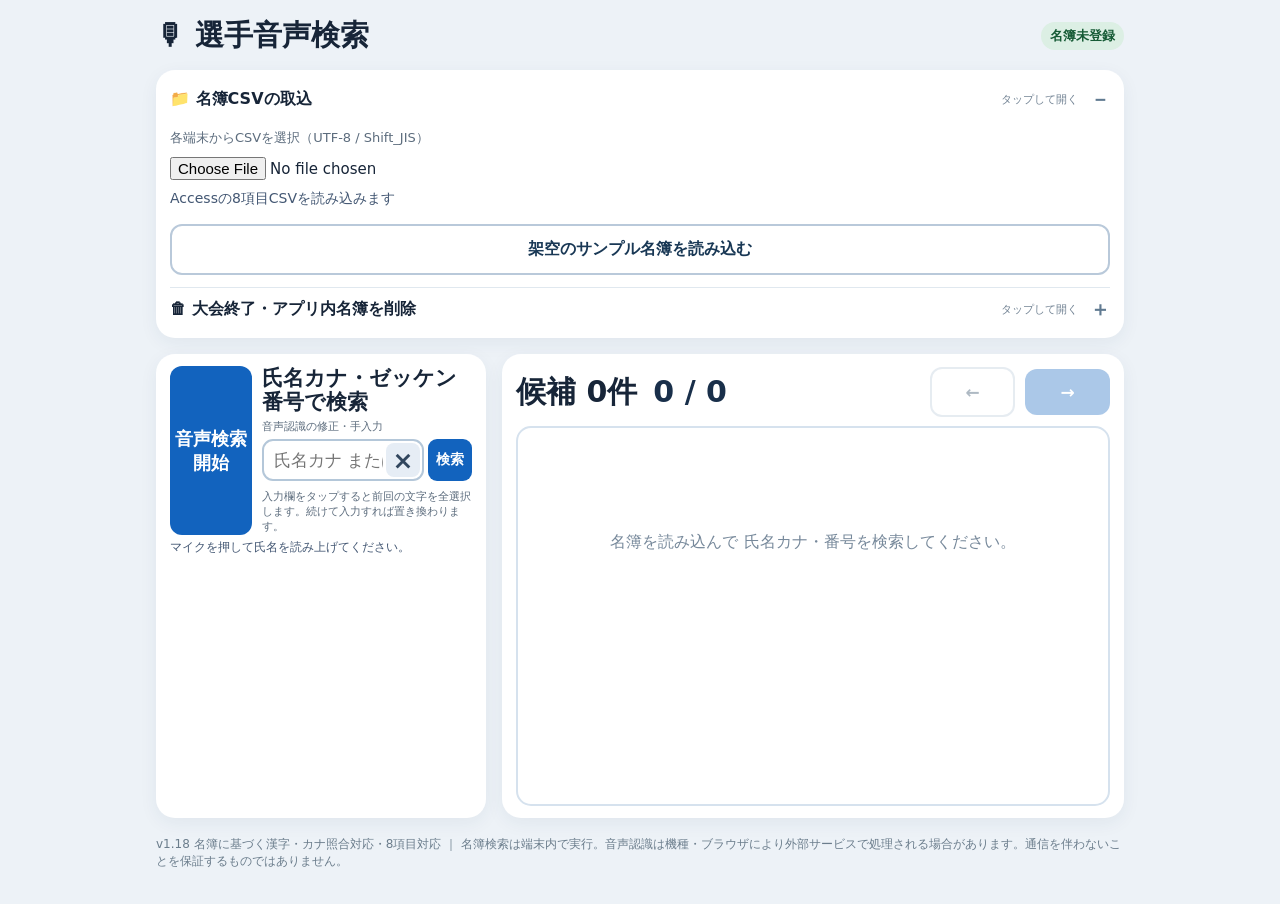
<file: runner_lookup_v118/index.html>
<!doctype html>
<html lang="ja">
<head>
<meta charset="utf-8"><meta name="viewport" content="width=device-width,initial-scale=1,viewport-fit=cover">
<title>選手音声検索 v1.18</title>
<style>
:root{font-family:system-ui,-apple-system,"Hiragino Kaku Gothic ProN","Yu Gothic",Meiryo,sans-serif;color:#172538;background:#edf2f7}*{box-sizing:border-box}body{margin:0}button,input{font:inherit}button{cursor:pointer;border-radius:12px;border:0;padding:13px 16px;font-weight:750}button:disabled{opacity:.35;cursor:default}.primary{background:#1263be;color:white}.outline{background:white;border:2px solid #b9c9da;color:#193855}.danger{background:#ad2734;color:white}.muted{color:#5c6c7d}.wrap{max-width:1000px;padding:16px;margin:auto}.top{display:flex;align-items:center;justify-content:space-between;gap:10px;flex-wrap:wrap;margin-bottom:14px}.top h1{font-size:clamp(21px,3.5vw,29px);margin:0}.chip{padding:5px 9px;border-radius:999px;background:#dcefe4;color:#165b36;font-size:13px;font-weight:700}.layout{display:grid;grid-template-columns:1fr;gap:16px}.panel{background:#fff;border-radius:19px;padding:18px;box-shadow:0 5px 18px #193e6310}.stack{display:grid;gap:11px}.mic{min-height:90px;font-size:25px;display:flex;justify-content:center;align-items:center;gap:12px;width:100%}.mic.listening{background:#b32c35;animation:pulse 1.1s infinite}@keyframes pulse{50%{filter:brightness(1.2)}}.searchRow{display:flex;gap:8px}.searchRow input{min-width:0;flex:1;border:2px solid #b4c7d9;border-radius:11px;padding:12px;font-size:19px}.tiny{font-size:13px}.status{min-height:24px;font-size:14px;color:#435773}.nav{display:flex;align-items:center;justify-content:space-between;gap:8px}.nav button{font-size:17px;min-width:85px}.counter{font-weight:850;font-size:18px}.result{border:2px solid #d6e2ee;border-radius:15px;padding:20px;min-height:360px}.bib{font-size:clamp(44px,9vw,70px);font-weight:900;letter-spacing:1px;text-align:center;line-height:1.2;color:#0e4985;font-variant-numeric:tabular-nums}.name{text-align:center;font-weight:850;font-size:clamp(27px,5vw,40px);margin:7px 0 2px}.kana{text-align:center;font-size:19px;color:#637487}.divider{height:1px;background:#dde5ec;margin:16px 0}.kv{display:flex;justify-content:space-between;align-items:center;gap:12px;padding:8px 0;border-bottom:1px solid #ebeff4}.kv span:first-child{color:#526375;white-space:nowrap}.kv strong{text-align:right;font-size:clamp(16px,2.7vw,23px)}.notice{padding:11px;border-radius:9px;background:#fff4d8;color:#76531b;font-size:14px}.dangerNotice{background:#fff0f0;color:#83202a}.setting{display:grid;gap:10px}.setting h2,.find h2{margin:0 0 10px;font-size:19px}.file{width:100%;font-size:15px}.footer{font-size:12px;color:#6b7d8c;margin:18px 0}.hidden{display:none!important}.tag{font-size:12px;font-weight:800;border-radius:6px;padding:4px 7px;background:#e6f2ff;color:#19548e}.empty{display:grid;place-items:center;min-height:280px;color:#77899b;text-align:center}body.modalOpen{overflow:hidden}.modalBackdrop{position:fixed;inset:0;background:#0c1b2dbb;display:grid;place-items:center;padding:18px;z-index:9}.modal{background:white;border-radius:17px;padding:22px;max-width:480px;width:100%}.modalActions{display:flex;justify-content:flex-end;gap:10px;margin-top:20px;flex-wrap:wrap}@media(min-width:780px){.layout{grid-template-columns:330px minmax(0,1fr)}.panel{padding:23px}.result{min-height:480px}.mic{font-size:23px}}@media(max-width:430px){.wrap{padding:10px}.panel{padding:14px}.result{padding:14px}.nav button{min-width:70px;padding:12px 9px}.kv{align-items:start}.kv span:first-child{white-space:normal}}

/* v1.3: 2-row name / large bib, and three-column detail grid */
.identityRow{display:grid;grid-template-columns:minmax(100px,0.85fr) minmax(0,1.55fr);align-items:center;gap:12px;padding:14px 0 18px;border-bottom:1px solid #dce5ed}
.bibBox{display:flex;align-items:center;justify-content:center;min-height:100px}
.bibNum{font-size:clamp(46px,7.2vw,92px);font-weight:950;line-height:1.05;letter-spacing:-.035em;color:#0e4985;font-variant-numeric:tabular-nums;overflow-wrap:anywhere;text-align:center}
.identityName{min-width:0;display:grid;gap:6px;align-content:center}
.identityKana{font-size:clamp(16px,2.1vw,24px);color:#526f89;line-height:1.25;overflow-wrap:anywhere}
.identityKanji{font-size:clamp(24px,3.3vw,42px);font-weight:900;line-height:1.2;overflow-wrap:anywhere}
.detailGrid{display:grid;grid-template-columns:minmax(0,1.6fr) minmax(0,.85fr) minmax(0,1fr);gap:8px;margin-top:15px}
.detailCell{min-width:0;border:1px solid #dce5ef;border-radius:11px;padding:11px 7px;display:grid;grid-template-rows:auto 1fr;align-content:start;text-align:center;gap:11px;background:#f7faff}
.detailLabel{color:#576d80;font-size:clamp(11px,1.45vw,15px);font-weight:700;white-space:nowrap}
.detailValue{font-size:clamp(15px,2.15vw,25px);font-weight:850;line-height:1.3;overflow-wrap:anywhere;align-self:center}
.blockLine{margin-top:14px;display:flex;align-items:center;justify-content:space-between;padding:12px 14px;gap:10px;background:#f3f8fc;border-radius:10px}
.blockLine span{color:#536779;font-size:15px}
.blockLine strong{font-size:22px}
@media(max-width:600px){.identityRow{grid-template-columns:minmax(100px,.9fr) minmax(0,1.25fr);gap:8px}.bibNum{font-size:clamp(39px,11vw,68px)}.identityKanji{font-size:clamp(21px,6.3vw,33px)}.identityKana{font-size:clamp(14px,4vw,20px)}.detailGrid{gap:5px}.detailCell{padding:10px 3px;gap:9px}.detailLabel{font-size:clamp(10px,2.7vw,13px)}.detailValue{font-size:clamp(14px,4vw,20px)}}

/* v1.4: fit both name lines inside their allocated column without clipping. */
.identityRow{grid-template-columns:minmax(90px,0.77fr) minmax(0,1.83fr);min-height:122px;gap:10px}
.bibBox{min-width:0;min-height:104px;overflow:hidden}
.bibNum{white-space:nowrap;overflow-wrap:normal;max-width:100%;line-height:1.03}
.identityName{min-width:0;min-height:104px;grid-template-rows:minmax(0,1fr) minmax(0,1fr);gap:4px;align-items:center;overflow:hidden}
.identityKana,.identityKanji{min-width:0;max-width:100%;white-space:nowrap;overflow-wrap:normal;overflow:hidden;text-align:left;line-height:1.15}
@media(max-width:600px){.identityRow{grid-template-columns:minmax(82px,.74fr) minmax(0,1.86fr);gap:7px;min-height:106px}.identityName{min-height:88px}.bibBox{min-height:88px}}
/* v1.6: event takes half width; three equal cells fill the other half. */
.detailGrid{grid-template-columns:minmax(0,3fr) repeat(3,minmax(0,1fr));gap:6px}
.detailCell{padding:10px 4px;gap:9px}
.detailLabel{font-size:clamp(10px,1.3vw,14px)}
.detailValue{font-size:clamp(13px,2vw,23px)}
@media(max-width:600px){.detailGrid{gap:4px}.detailCell{padding:9px 2px;gap:8px}.detailLabel{font-size:clamp(9px,2.25vw,12px)}.detailValue{font-size:clamp(12px,3.1vw,19px)}}
/* v1.5: keep the longest event name in one line by adjusting only its value text. */
.detailGrid .detailCell:first-child .detailValue{white-space:nowrap;overflow:hidden;overflow-wrap:normal;min-width:0;width:100%;}
/* v1.7: right-half application-method line under the three detail boxes. */
.detailGrid{grid-template-rows:auto auto;align-items:stretch}
.detailGrid>.detailCell:first-child{grid-column:1;grid-row:1 / 3;align-content:center}
.detailGrid>.methodCell{grid-column:2 / 5;grid-row:2;min-height:48px;display:flex;flex-direction:row;align-items:center;justify-content:space-between;gap:8px;padding:10px 9px}
.methodCell .detailLabel{flex-shrink:0}
.methodCell .detailValue{min-width:0;flex:1;text-align:right;white-space:nowrap;overflow:hidden;overflow-wrap:normal;align-self:center}
@media(max-width:600px){.detailGrid>.methodCell{padding:8px 4px;gap:4px;min-height:42px}.methodCell .detailLabel{font-size:clamp(9px,2.25vw,12px)}}
/* v1.8: candidate count and position stacked on left; enlarge start and shirt values */
.countStack{display:flex;flex-direction:column;gap:5px;justify-content:center;min-width:92px}
.positionText{display:block;font-size:clamp(22px,5.4vw,30px);font-weight:900;line-height:1.2;color:#192f4a;font-variant-numeric:tabular-nums}
.arrowNav{margin-left:auto;gap:10px}
.detailGrid>.detailCell:nth-child(2) .detailValue,.detailGrid>.detailCell:nth-child(3) .detailValue{font-size:clamp(22px,3.6vw,32px);font-weight:900;white-space:nowrap;overflow:hidden;overflow-wrap:normal;min-width:0;width:100%}
@media(max-width:600px){.countStack{min-width:88px}.counter{font-size:clamp(17px,4.4vw,22px)}.arrowNav button{min-width:70px}.detailGrid>.detailCell:nth-child(2) .detailValue,.detailGrid>.detailCell:nth-child(3) .detailValue{font-size:clamp(19px,5.8vw,28px)}}

/* v1.9: horizontal, enlarged candidate count and position without resizing arrow buttons. */
.countStack{flex-direction:row;align-items:center;gap:clamp(7px,1.7vw,16px);min-width:0;flex-wrap:nowrap}
.countStack .counter,.countStack .positionText{font-size:clamp(21px,3.2vw,30px);font-weight:900;line-height:1.15;white-space:nowrap}
.arrowNav{flex-shrink:0}
@media(max-width:600px){.countStack{gap:8px;min-width:0}.countStack .counter,.countStack .positionText{font-size:clamp(20px,5vw,27px)}.arrowNav{gap:8px}}
@media(max-width:360px){.countStack{gap:5px}.countStack .counter,.countStack .positionText{font-size:19px}.arrowNav{gap:5px}}
/* v1.9: two explicit event lines, split after the first 子. */
.detailGrid .detailCell:first-child .detailValue.eventValue{white-space:normal;display:flex;flex-direction:column;justify-content:center;align-items:center;gap:2px;overflow:visible;line-height:1.16}
.eventLine{display:block;width:100%;min-width:0;white-space:nowrap;text-align:center;overflow:visible}

/* v1.12: birthday MMDD is always displayed in two centered, large lines. */
.detailGrid>.birthCell .birthValue{display:flex;flex-direction:column;align-items:center;justify-content:center;gap:0;width:100%;min-width:0;white-space:normal;overflow:visible;line-height:1.02}
.birthPart{display:block;min-width:0;width:100%;white-space:nowrap;line-height:1.03;text-align:center;font-weight:900;font-variant-numeric:tabular-nums}

/* v1.12: expand bib text to the full number column; keep long numbers fitted. */
.bibNum{display:block;width:100%;max-width:100%;text-align:center;font-size:clamp(62px,10vw,108px);font-weight:950;line-height:1.05}
.bibBox{min-height:126px}
.identityRow{min-height:138px}
@media(max-width:600px){.bibBox{min-height:112px}.identityRow{min-height:122px}}
/* v1.12: prominent bib, full-width event two-line text, large adaptive start/shirt, two-line birthday */
.identityRow{grid-template-columns:minmax(110px,1.02fr) minmax(0,1.55fr)}
.bibNum{font-variant-numeric:tabular-nums;letter-spacing:-.045em}
.detailGrid>.detailCell:nth-child(2) .detailValue,.detailGrid>.detailCell:nth-child(3) .detailValue{font-weight:950;line-height:1.06}
.detailGrid>.detailCell:first-child .detailValue.eventValue{min-height:55px;justify-content:center;overflow:hidden}
.detailGrid>.birthCell .birthValue{min-height:70px;gap:1px}
.birthPart{font-size:23px}
@media(max-width:600px){
 .identityRow{grid-template-columns:minmax(99px,1.04fr) minmax(0,1.56fr);gap:8px}
 .detailGrid{gap:4px}
 .detailGrid>.detailCell:nth-child(2) .detailValue,.detailGrid>.detailCell:nth-child(3) .detailValue{min-height:30px}
 .detailGrid>.birthCell .birthValue{min-height:66px}
}

/* v1.15: mobile workflow order: import > erase > search > results. */
.compactLayout{display:grid;grid-template-columns:minmax(0,1fr);gap:10px}
.adminPanel{padding:8px 14px}
.managementDetails{border-bottom:1px solid #e0e8ef}
.managementDetails:last-child{border-bottom:0}
.managementDetails>summary{cursor:pointer;display:flex;justify-content:space-between;align-items:center;gap:8px;min-height:42px;font-weight:800;font-size:16px;list-style:none}
.managementDetails>summary::-webkit-details-marker{display:none}
.managementDetails>summary::after{content:'＋';font-size:20px;color:#607a91;margin-left:4px}
.managementDetails[open]>summary::after{content:'－'}
.adminHint{font-weight:500;font-size:11px;color:#718293;margin-left:auto}
.managementBody{padding:9px 0 12px}
.compactFind{padding:12px 14px}
.voiceInputGrid{display:grid;grid-template-columns:minmax(85px,1fr) minmax(0,3fr);gap:10px;align-items:stretch}
.compactMic{min-height:108px;font-size:clamp(16px,3.8vw,22px);line-height:1.35;padding:10px;white-space:normal;overflow-wrap:anywhere}
.voiceRight{min-width:0;display:flex;flex-direction:column;gap:5px;justify-content:center}
.voiceRight h2{font-size:clamp(16px,4vw,21px);line-height:1.15;margin:0}
.voiceRight .tiny{font-size:11px}
.voiceRight .searchRow{gap:4px}
.voiceRight .searchRow input{font-size:16px;padding:9px 5px;min-width:0;width:100%}
.voiceRight .searchRow button{font-size:14px;padding:8px 8px;border-radius:9px}
.compactStatus{min-height:0;margin-top:5px;font-size:12px;line-height:1.25}
.compactStatus:empty{display:none}
.resultPanel{display:grid;gap:8px;padding:12px 14px}
.compactNav{gap:5px;min-height:52px}
.resultPanel .result{min-height:0;padding:12px}
.resultPanel .empty{min-height:205px}
.resultPanel .identityRow{padding:2px 0 9px;min-height:102px}
.resultPanel .identityName{min-height:86px}
.resultPanel .bibBox{min-height:86px}
.resultPanel .detailGrid{margin-top:9px}
.resultPanel .detailCell{gap:5px;padding:7px 3px}
.resultPanel .detailGrid>.methodCell{min-height:38px;padding:6px 5px}
@media(min-width:780px){.compactLayout{grid-template-columns:330px minmax(0,1fr);gap:16px}.adminPanel{grid-column:1 / -1}.compactFind{grid-column:1}.resultPanel{grid-column:2}.compactMic{min-height:110px}.resultPanel .result{min-height:380px}}
@media(max-width:600px){
 .wrap{padding:7px}.top{margin-bottom:7px}.top h1{font-size:21px}.chip{font-size:12px;padding:4px 7px}
 .compactLayout{gap:8px}.panel{border-radius:14px}
 .adminPanel{padding:4px 10px}.managementDetails>summary{min-height:37px;font-size:14px}.adminHint{font-size:10px}
 .compactFind{padding:10px}.voiceInputGrid{gap:7px}.compactMic{min-height:96px;font-size:clamp(15px,4vw,19px)}
 .voiceRight h2{font-size:clamp(15px,3.9vw,19px)}.voiceRight .tiny{font-size:10px}
 .voiceRight .searchRow input{font-size:15px;padding:8px 5px}.voiceRight .searchRow button{font-size:13px;padding:8px 6px}
 .resultPanel{padding:10px}.compactNav{min-height:47px}.resultPanel .result{padding:10px}
 .resultPanel .identityRow{min-height:94px}.resultPanel .identityName,.resultPanel .bibBox{min-height:80px}
 .resultPanel .detailCell{padding:6px 2px}.resultPanel .detailGrid>.methodCell{padding:5px 4px}
 .resultPanel .empty{min-height:170px}.footer{font-size:10px;margin:9px 0}
}

/* v1.15 one-touch replacement and clear */
.searchInputWrap{display:flex;position:relative;flex:1;min-width:0;align-items:center}
.searchInputWrap input{width:100%;padding-right:39px!important}
.searchInputWrap #clearQ{position:absolute;right:4px;top:50%;transform:translateY(-50%);min-width:34px;height:34px;padding:0;border-radius:8px;background:#e6edf5;color:#31465e;font-size:25px;line-height:1}
.quickHint{font-size:11px;margin-top:4px;line-height:1.35}
/* v1.15 narrower mic button and expanded manual input */
.voiceInputGrid{grid-template-columns:minmax(82px,1fr) minmax(0,3fr)}
.compactMic{min-width:0;min-height:96px;gap:0;padding:9px 4px;font-size:clamp(14px,3.5vw,18px)}
.micText{display:flex;flex-direction:column;align-items:center;justify-content:center;gap:3px;line-height:1.18;white-space:nowrap}
.voiceRight .searchRow input{font-size:17px;padding-left:10px}
@media(max-width:600px){.voiceInputGrid{grid-template-columns:minmax(78px,1fr) minmax(0,3fr)}.compactMic{font-size:clamp(13px,3.4vw,17px);padding:7px 2px}.voiceRight .searchRow input{font-size:16px;padding-left:8px}}
</style>
</head>
<body>
<main class="wrap">
<header class="top"><h1>🎙 選手音声検索</h1><span id="badge" class="chip">名簿未登録</span></header>
<div class="layout compactLayout">
<section class="panel adminPanel" aria-label="名簿管理">
  <details id="csvDetails" class="managementDetails">
    <summary>📁 名簿CSVの取込 <span class="adminHint">タップして開く</span></summary>
    <div class="setting managementBody">
      <label class="tiny muted" for="csv">各端末からCSVを選択（UTF-8 / Shift_JIS）</label>
      <input id="csv" class="file" type="file" accept=".csv,text/csv,text/plain">
      <div id="loadStatus" class="status" role="status">Accessの8項目CSVを読み込みます</div>
      <button id="sample" class="outline" type="button">架空のサンプル名簿を読み込む</button>
    </div>
  </details>
  <details id="deleteDetails" class="managementDetails dangerDetails">
    <summary>🗑 大会終了・アプリ内名簿を削除 <span class="adminHint">タップして開く</span></summary>
    <div class="setting managementBody">
      <button id="delete" class="danger" type="button">大会終了・アプリ内名簿を削除</button>
      <div class="tiny muted">※ 元CSV・メール添付・クラウド上のコピーは自動削除されません。ファイル管理画面から別途削除してください。</div>
    </div>
  </details>
</section>
<section class="panel find compactFind" aria-label="検索操作">
  <div class="voiceInputGrid">
    <button id="mic" class="primary mic compactMic" type="button"><span class="micText">音声検索<span>開始</span></span></button>
    <div class="voiceRight">
      <h2>氏名カナ・ゼッケン番号で検索</h2>
      <label for="q" class="tiny muted">音声認識の修正・手入力</label>
      <div class="searchRow"><div class="searchInputWrap"><input id="q" autocomplete="off" inputmode="text" placeholder="氏名カナ または 番号" aria-label="氏名カナまたはゼッケン番号（タップで全選択）"><button id="clearQ" type="button" aria-label="入力をすべて消す" title="入力をすべて消す">×</button></div><button id="search" class="primary">検索</button></div><div class="tiny muted quickHint">入力欄をタップすると前回の文字を全選択します。続けて入力すれば置き換わります。</div>
    </div>
  </div>
  <div id="voiceStatus" class="status compactStatus" role="status">マイクを押して氏名を読み上げてください。</div>
  <div id="searchStatus" class="status compactStatus" role="status"></div>
</section>
<section class="panel resultPanel" aria-label="検索結果">
  <div class="nav compactNav"><div class="countStack"><div id="count" class="counter">候補 0件</div><strong id="position" class="positionText">0 / 0</strong></div><div class="nav arrowNav"><button class="outline" id="prev" aria-label="前の候補">←</button><button class="primary" id="next" aria-label="次の候補">→</button></div></div>
  <div id="result" class="result"><div class="empty">名簿を読み込んで氏名を検索してください。</div></div>
</section>
</div>
<p class="footer">v1.18 名簿に基づく漢字・カナ照合対応・8項目対応 ｜ 名簿検索は端末内で実行。音声認識は機種・ブラウザにより外部サービスで処理される場合があります。通信を伴わないことを保証するものではありません。</p>
</main>
<div id="modalWrap" class="modalBackdrop hidden" role="presentation"><div class="modal" role="dialog" aria-modal="true" aria-labelledby="modalTitle"><h2 id="modalTitle">名簿を削除しますか？</h2><p>端末内のアプリ保存領域から名簿を削除します。検索画面もクリアされます。</p><p class="notice dangerNotice">元CSVは自動削除されません。端末の「ファイル」などから別途削除し、ゴミ箱やクラウドのコピーも確認してください。</p><div class="modalActions"><button id="cancel" class="outline">キャンセル</button><button id="confirm" class="danger">名簿を削除する</button></div></div></div>
<script>
'use strict';
const $=id=>document.getElementById(id);
let people=[], results=[], selected=0, recog=null, listening=false, lastSource='';
const DB='runner-lookup-v1', STORE='roster';
function dbOpen(){return new Promise((res,rej)=>{const r=indexedDB.open(DB,1);r.onupgradeneeded=()=>{if(!r.result.objectStoreNames.contains(STORE))r.result.createObjectStore(STORE)};r.onsuccess=()=>res(r.result);r.onerror=()=>rej(r.error)})}
async function dbGet(){const db=await dbOpen();try{return await new Promise((res,rej)=>{const tx=db.transaction(STORE,'readonly'),r=tx.objectStore(STORE).get('active');r.onsuccess=()=>res(r.result||null);r.onerror=()=>rej(r.error)})}finally{db.close()}}
async function dbSet(list){const db=await dbOpen();try{await new Promise((res,rej)=>{const tx=db.transaction(STORE,'readwrite');tx.objectStore(STORE).put(list,'active');tx.oncomplete=res;tx.onerror=()=>rej(tx.error)})}finally{db.close()}}
async function dbClear(){const db=await dbOpen();try{await new Promise((res,rej)=>{const tx=db.transaction(STORE,'readwrite');tx.objectStore(STORE).clear();tx.oncomplete=res;tx.onerror=()=>rej(tx.error)})}finally{db.close()}}
function csvParse(s){s=s.replace(/^\uFEFF/,'');const rows=[];let row=[],cell='',quote=false;for(let i=0;i<s.length;i++){let c=s[i];if(quote){if(c==='"'&&s[i+1]==='"'){cell+='"';i++}else if(c==='"')quote=false;else cell+=c}else if(c==='"')quote=true;else if(c===','){row.push(cell);cell=''}else if(c==='\r'||c==='\n'){if(c==='\r'&&s[i+1]==='\n')i++;row.push(cell);if(row.some(x=>x.trim()!==''))rows.push(row);row=[];cell=''}else cell+=c}if(quote)throw Error('CSVの引用符が閉じていません');row.push(cell);if(row.some(x=>x.trim()!==''))rows.push(row);return rows}
function kana(s){return String(s||'').normalize('NFKC').replace(/[\u3041-\u3096]/g,c=>String.fromCharCode(c.charCodeAt(0)+0x60)).replace(/[\s\u3000・･._-]/g,'').toUpperCase()}
function kanjiKey(s){return String(s||'').normalize('NFKC').replace(/[\s\u3000・･._-]/g,'').toUpperCase()}
function phonetic(s){return kana(s).replace(/オウ/g,'オー').replace(/オオ/g,'オー').replace(/ウウ/g,'ウー').replace(/エイ/g,'エー').replace(/エエ/g,'エー').replace(/イイ/g,'イー').replace(/アア/g,'アー')}
function mmdd(v){let t=String(v??'').trim();if(!t)return '';let m=t.match(/^(?:\d{4})[\/\-.年](\d{1,2})[\/\-.月](\d{1,2})日?$/);if(!m)m=t.match(/^\d{4}(\d{2})(\d{2})$/);if(!m)m=t.match(/^(\d{1,2})[\/\-.月](\d{1,2})日?$/);if(!m)m=t.match(/^(\d{2})(\d{2})$/);if(!m)return '';const a=Number(m[1]),b=Number(m[2]);if(a<1||a>12||b<1||b>31)return '';const d=new Date(2000,a-1,b);if(d.getMonth()!==a-1||d.getDate()!==b)return '';return String(a).padStart(2,'0')+String(b).padStart(2,'0')}
const aliases={bib:['ゼッケン番号','ゼッケン','ナンバー','番号','bib'],kana:['氏名カナ','氏名かな','フリガナ','氏名フリガナ','カナ'],name:['氏名漢字','氏名','氏名（漢字）','名前'],event:['種目名2','種目名','種目','競技種目'],block:['スタートブロック','ブロック','スタート位置'],shirt:['サイズ名','Tシャツサイズ','Ｔシャツサイズ','Tシャツ','シャツサイズ','参加賞サイズ'],birth:['生年月日','生年月日（月日）','誕生日'],method:['申込方法']};
function fieldKey(s){return String(s||'').normalize('NFKC').replace(/[\s\u3000_()（）]/g,'').toLowerCase()}
function rosterFromCSV(text){const rows=csvParse(text);if(rows.length<2)throw Error('CSVに見出し行とデータ行が必要です');const headers=rows[0].map(fieldKey), idx={};for(const [key,opts] of Object.entries(aliases)){idx[key]=headers.findIndex(h=>opts.some(v=>fieldKey(v)===h))}for(const k of ['bib','kana','name','event'])if(idx[k]<0)throw Error('必須列が見つかりません：'+({bib:'ゼッケン',kana:'氏名カナ',name:'氏名漢字',event:'種目名2'}[k]));let out=[],bad=0;for(let i=1;i<rows.length;i++){const r=rows[i],g=k=>idx[k]<0?'':String(r[idx[k]]||'').trim(),bib=g('bib'),nm=g('name'),kn=g('kana'),ev=g('event');if(!/^\d+$/.test(bib)||!kn||!nm||!ev){bad++;continue}out.push({bib,kana:kn,name:nm,event:ev,block:g('block'),shirt:g('shirt'),birth:mmdd(g('birth')),method:g('method')})}if(!out.length)throw Error('有効な選手データがありません');return {out,bad}}
async function loadList(list,note){let saved=location.protocol!=='file:'&&location.origin!=='null';if(saved){try{await dbSet(list)}catch(e){saved=false}}people=list;results=[];selected=0;lastSource='';$('q').value='';$('searchStatus').textContent='';$('loadStatus').textContent=note+(saved?'':' ⚠ この環境では端末内保存ができません。画面を閉じると名簿が消える可能性があります。HTTPSで開いてください。');updateBadge();$('csvDetails').open=false;render()}
function updateBadge(){$('badge').textContent=people.length?'名簿 '+people.length.toLocaleString()+'件':'名簿未登録'}
function distance(a,b){const x=Array.from(a),y=Array.from(b);let prev=y.map((_,j)=>j+1);prev.unshift(0);for(let i=1;i<=x.length;i++){let cur=[i];for(let j=1;j<=y.length;j++)cur[j]=Math.min(prev[j]+1,cur[j-1]+1,prev[j-1]+(x[i-1]===y[j-1]?0:1));prev=cur}return prev[y.length]}
// CSVで確認できた読みだけを利用する。未知の漢字の読みを決めつけない。
function speechTokens(raw){return String(raw??'').normalize('NFKC').trim().replace(/(?:さん|サン|様)$/u,'').trim()}
function rosterReadingPairs(p){
 const pairs=[[kanjiKey(p.name),kana(p.kana)]];
 const names=String(p.name||'').normalize('NFKC').trim().split(/[\s\u3000]+/).filter(Boolean);
 const readings=String(p.kana||'').normalize('NFKC').trim().split(/[\s\u3000]+/).filter(Boolean);
 // 姓・名がそれぞれ分離されているレコードに限り、読みの対を登録する。
 if(names.length===2&&readings.length===2){
  pairs.push([kanjiKey(names[0]),kana(readings[0])]);
  pairs.push([kanjiKey(names[1]),kana(readings[1])]);
 }
 return pairs.filter(([k,v])=>k&&v)
}
function searchName(raw){
 const input=speechTokens(raw),key=kanjiKey(input),q=kana(input);
 const exactKana=people.filter(p=>kana(p.kana)===q);
 if(exactKana.length)return {items:exactKana,kind:'exact',msg:'氏名カナの完全一致'};
 const exactKanji=people.filter(p=>kanjiKey(p.name)===key);
 if(exactKanji.length)return {items:exactKanji,kind:'exact',msg:'氏名漢字の完全一致'};
 const hasKanji=/[\u3400-\u9fff\uf900-\ufaff]/u.test(input);
 if(hasKanji){
  // 姓のみ・「山田 タロウ」の混合入力などを、名簿由来の読みから照合する。
  const readingMap=new Map();
  for(const p of people){for(const [k,v] of rosterReadingPairs(p)){
   if(!readingMap.has(k))readingMap.set(k,new Set());readingMap.get(k).add(v)
  }}
  // 漢字部分が名簿内の氏名または姓・名と一致した時のみ、その登録カナを採用する。
  const variants=new Set();
  for(const [k,readings] of readingMap){
   if(!key.startsWith(k))continue;
   const suffix=key.slice(k.length);
   // 残りがかな文字の場合のみ連結。漢字の未知の読みは推定しない。
   if(suffix && /[\u3400-\u9fff\uf900-\ufaff]/u.test(suffix))continue;
   for(const reading of readings) variants.add(reading+kana(suffix));
  }
  for(const v of variants){
   const found=people.filter(p=>kana(p.kana)===v);
   if(found.length)return {items:found,kind:'fuzzy',msg:'登録済みの氏名カナに基づく候補'};
  }
  const prefix=people.filter(p=>kanjiKey(p.name).startsWith(key));
  // CSVの姓とカナが対応する場合は、違う漢字で同じ読みの姓も候補へ含める。
  const prefixReadings=readingMap.get(key);
  if(prefixReadings){
   const matched=people.filter(p=>[...prefixReadings].some(r=>kana(p.kana).startsWith(r)));
   const seen=new Set(prefix);for(const p of matched)if(!seen.has(p)){prefix.push(p);seen.add(p)}
  }
  if(prefix.length)return {items:prefix,kind:'fuzzy',msg:'氏名漢字・名簿の読みから検索した候補'};
  return {items:[],kind:'none',msg:'漢字で一致する候補がありません。カナ入力でお試しください'};
 }
 const prefix=people.filter(p=>kana(p.kana).startsWith(q));
 if(prefix.length)return {items:prefix,kind:'fuzzy',msg:'氏名カナの前方一致候補'};
 const search=phonetic(input),maxDist=search.length<=3?1:search.length<=7?2:3;
 const found=people.map(p=>({p,score:distance(search,phonetic(p.kana)),n:phonetic(p.kana)}))
  .filter(x=>x.n&&(x.score<=maxDist||x.n.includes(search)||search.includes(x.n)))
  .sort((a,b)=>a.score-b.score||a.p.bib.localeCompare(b.p.bib,'ja',{numeric:true}));
 return {items:found.map(x=>x.p),kind:found.length?'fuzzy':'none',msg:found.length?'近い氏名の候補（要確認）':'該当候補がありません'};
}
function doSearch(raw){
 const typed=String(raw??'').normalize('NFKC').trim();
 results=[];selected=0;lastSource='';
 if(!people.length){$('searchStatus').textContent='先に名簿CSVを読み込んでください。';render();return}
 if(!typed){$('searchStatus').textContent='氏名カナまたはゼッケン番号を入力してください。';render();return}
 if(/^\d+$/.test(typed)){
  results=people.filter(p=>String(p.bib).normalize('NFKC')===typed);
  lastSource=results.length?'number':'none';
  $('searchStatus').textContent=results.length?'ゼッケン番号一致：'+results.length+'件':'該当するゼッケン番号がありません。';
  render();return;
 }
 const found=searchName(typed);
 const max=100;results=found.items.slice(0,max);lastSource=found.kind;
 $('searchStatus').textContent=found.msg+(results.length?'：'+results.length+'件'+(found.items.length>max?'（上位100件を表示）':''):'。');
 render();
}
function el(tag,cls,content){const node=document.createElement(tag);if(cls)node.className=cls;if(content!==undefined)node.textContent=content;return node}
function eventLines(value){const t=String(value||'未登録');const i=t.indexOf('子');return i<0?[t]:[t.slice(0,i+1),t.slice(i+1)].filter(Boolean)}
function render(){
 const n=results.length;
 $('count').textContent=n?'候補 '+n+'件':'候補 0件';
 $('position').textContent=n?selected+1+' / '+n:'0 / 0';
 $('prev').disabled=selected<=0;$('next').disabled=selected>=n-1;
 const area=$('result');area.replaceChildren();
 if(!n){area.append(el('div','empty',people.length?'検索結果がここに表示されます。':'名簿を読み込んで\n氏名カナ・番号を検索してください。'));return}
 const p=results[selected];
 const identity=el('div','identityRow');
 const bib=el('div','bibBox');bib.append(el('div','bibNum',p.bib));
 const names=el('div','identityName');names.append(el('div','identityKana',p.kana),el('div','identityKanji',p.name));
 identity.append(bib,names);area.append(identity);
 const grid=el('div','detailGrid');
 function detail(label,value){const cell=el('div','detailCell');cell.append(el('div','detailLabel',label),el('div','detailValue',value||'未登録'));grid.append(cell)}
 const eventCell=el('div','detailCell');eventCell.append(el('div','detailLabel','種目名'));const eventValue=el('div','detailValue eventValue');for(const line of eventLines(p.event))eventValue.append(el('span','eventLine',line));eventCell.append(eventValue);grid.append(eventCell);detail('スタート',p.block);detail('Tシャツ',p.shirt);
 const birthCell=el('div','detailCell birthCell');birthCell.append(el('div','detailLabel','生年月日'));
 const birthValue=el('div','detailValue birthValue');
 if(/^\d{4}$/.test(p.birth||'')){birthValue.append(el('span','birthPart',p.birth.slice(0,2)),el('span','birthPart',p.birth.slice(2,4)))}
 else birthValue.textContent='未登録';
 birthCell.append(birthValue);grid.append(birthCell);
 const methodCell=el('div','detailCell methodCell');methodCell.append(el('div','detailLabel','申込方法'),el('div','detailValue',p.method||'未登録'));grid.append(methodCell);
 area.append(grid);
 requestAnimationFrame(fitAllText);
}
// Measure the exact rendered characters; fixed character-count rules cannot handle mixed full/half-width names.
const measureCanvas=document.createElement('canvas');
const measureCtx=measureCanvas.getContext('2d');
function fitOne(node,minPx,maxPx,maxHeight){
 if(!node||!measureCtx)return;
 const text=node.textContent||'';
 const style=getComputedStyle(node);
 const family=style.fontFamily;
 const weight=style.fontWeight;
 // The available column width is fixed by CSS; only font size varies.
 const width=Math.max(1,(node.classList.contains('bibNum')?node.parentElement.clientWidth:node.clientWidth)-4);
 let lo=minPx,hi=maxPx,best=minPx;
 for(let i=0;i<18;i++){
  const mid=(lo+hi)/2;
  measureCtx.font=weight+' '+mid+'px '+family;
  const textWidth=measureCtx.measureText(text).width;
  if(textWidth<=width && mid*1.15<=maxHeight){best=mid;lo=mid}else hi=mid;
 }
 node.style.fontSize=best.toFixed(2)+'px';
 // If an unusually long name cannot fit even at the minimum, allow a smaller font rather than truncate.
 measureCtx.font=weight+' '+best+'px '+family;
 const measured=measureCtx.measureText(text).width;
 if(measured>width){node.style.fontSize=Math.max(5,best*width/measured*.99).toFixed(2)+'px'}
 node.title=text;
}
function fitAllText(){
 fitIdentity();
 for(const node of document.querySelectorAll('#result .detailGrid>.detailCell:nth-child(2) .detailValue, #result .detailGrid>.detailCell:nth-child(3) .detailValue'))fitOne(node,14,38,43);
 const methodNode=document.querySelector('#result .methodCell .detailValue');
 if(methodNode)fitOne(methodNode,8,22,35);
 const birthValue=document.querySelector('#result .birthValue');
 if(birthValue){
  const parts=[...birthValue.querySelectorAll('.birthPart')];
  if(parts.length===2){
   const cell=birthValue.closest('.birthCell');
   const valueHeight=Math.max(32,cell.clientHeight-(cell.querySelector('.detailLabel')?.offsetHeight||13)-20);
   for(const part of parts)fitOne(part,17,37,Math.max(23,valueHeight/2));
  }else fitOne(birthValue,8,18,32);
 }
 const eventNode=document.querySelector('#result .detailGrid .detailCell:first-child .detailValue');
 if(eventNode){
  const box=eventNode.closest('.detailCell');
  const lines=[...eventNode.querySelectorAll('.eventLine')];
  const availableHeight=Math.max(24,box.clientHeight-42);
  const lineHeight=Math.max(13,(availableHeight-(lines.length-1)*2)/lines.length);
  // Each line is fitted independently, retaining a legible two-line layout.
  for(const line of lines)fitOne(line,10,28,lineHeight);
 }
}
function fitIdentity(){
 const row=document.querySelector('#result .identityRow');if(!row)return;
 const names=row.querySelector('.identityName');
 const bib=row.querySelector('.bibNum');
 const kanaNode=row.querySelector('.identityKana');
 const kanjiNode=row.querySelector('.identityKanji');
 const halfHeight=Math.max(25,(names.clientHeight-4)/2);
 fitOne(kanaNode,9,25,halfHeight);
 fitOne(kanjiNode,9,43,halfHeight);
 fitOne(bib,38,118,Math.max(86,row.querySelector('.bibBox').clientHeight));
}
window.addEventListener('resize',()=>requestAnimationFrame(fitAllText));
function move(d){if(!results.length)return;selected=Math.max(0,Math.min(results.length-1,selected+d));render()}
const searchInput=$('q');
function selectExistingQuery(){if(!searchInput.value)return;try{searchInput.select()}catch(e){}}
searchInput.addEventListener('focus',()=>{setTimeout(selectExistingQuery,0)});
searchInput.addEventListener('click',selectExistingQuery);
$('clearQ').onclick=()=>{searchInput.value='';searchInput.focus();$('searchStatus').textContent='';};
$('prev').onclick=()=>move(-1);$('next').onclick=()=>move(1);$('search').onclick=()=>doSearch($('q').value);$('q').addEventListener('keydown',e=>{if(e.key==='Enter')doSearch($('q').value)});
window.addEventListener('keydown',e=>{if(document.activeElement?.tagName==='INPUT')return;if(e.key==='ArrowRight')move(1);if(e.key==='ArrowLeft')move(-1)});
let touchStart=null;$('result').addEventListener('touchstart',e=>{touchStart={x:e.changedTouches[0].screenX,y:e.changedTouches[0].screenY}},{passive:true});$('result').addEventListener('touchend',e=>{if(!touchStart)return;const dx=e.changedTouches[0].screenX-touchStart.x,dy=e.changedTouches[0].screenY-touchStart.y;if(Math.abs(dx)>50&&Math.abs(dx)>Math.abs(dy)*1.5)move(dx<0?1:-1);touchStart=null},{passive:true});
$('csv').addEventListener('change',async e=>{const f=e.target.files?.[0];if(!f)return;$('loadStatus').textContent='CSVを読み込んでいます…';try{const buffer=await f.arrayBuffer();let decoded;try{decoded=new TextDecoder('utf-8',{fatal:true}).decode(buffer)}catch(err){decoded=new TextDecoder('shift_jis').decode(buffer)}const parsed=rosterFromCSV(decoded);await loadList(parsed.out,'読込完了：'+parsed.out.length.toLocaleString()+'件'+(parsed.bad?'（不正・欠損行 '+parsed.bad+'件を除外）':'')+'。元CSVは別途削除してください。')}catch(err){$('loadStatus').textContent='取込失敗：'+err.message}finally{e.target.value=''}});
const sample='ゼッケン,氏名漢字,氏名カナ,種目名2,生年月日,サイズ名,スタートブロック,申込方法\n1234,山田 太郎,ヤマダ タロウ,ハーフ男子４０～５４歳,19850415,L,B,RUNNET市民先行\n2345,山田 太朗,ヤマダ タロウ,10km男子,19781120,M,A,RUNNET\n3456,山田 多郎,ヤマダ タロウ,３ｋｍ男子小学4～6年生,19930823,LL,,郵便振替\n4567,佐藤 花子,サトウ ハナコ,10km女子,19920722,S,C,事務局\n5678,斉藤 一郎,サイトウ イチロウ,ハーフ男子,19800811,L,,RUNNET';
$('sample').onclick=async()=>{if(people.length&&!confirm('登録済み名簿を架空のサンプル名簿に置き換えますか？'))return;try{const r=rosterFromCSV(sample);await loadList(r.out,'架空のサンプル名簿：'+r.out.length+'件を登録しました。')}catch(e){$('loadStatus').textContent=e.message}};
$('delete').onclick=()=>{$('modalWrap').classList.remove('hidden');document.body.classList.add('modalOpen')};function closeModal(){$('modalWrap').classList.add('hidden');document.body.classList.remove('modalOpen')};$('cancel').onclick=closeModal;$('confirm').onclick=async()=>{try{if(recog){recog.abort();resetSpeechUi()}await dbClear();people=[];results=[];selected=0;lastSource='';$('q').value='';$('searchStatus').textContent='アプリ内名簿を削除しました。';$('loadStatus').textContent='アプリ内名簿は未登録です。元CSVは端末から手動削除してください。';updateBadge();$('csvDetails').open=true;render();closeModal()}catch(e){alert('削除に失敗しました：'+e.message)}};
const Speech=window.SpeechRecognition||window.webkitSpeechRecognition;
let speechBusy=false;
function resetSpeechUi(){speechBusy=false;listening=false;$('mic').classList.remove('listening');$('mic').innerHTML='<span class="micText">音声検索<span>開始</span></span>';$('mic').disabled=false;}
if(Speech){recog=new Speech();recog.lang='ja-JP';recog.continuous=false;recog.interimResults=false;recog.maxAlternatives=1;recog.onstart=()=>{speechBusy=true;listening=true;$('mic').classList.add('listening');$('mic').innerHTML='<span class="micText">認識中<span>停止</span></span>';$('voiceStatus').textContent='氏名を読み上げてください…'};recog.onresult=e=>{const raw=e.results[0][0].transcript;$('q').value=raw;$('voiceStatus').textContent='認識：「'+raw+'」';doSearch(raw)};recog.onerror=e=>{$('voiceStatus').textContent='音声認識エラー：'+e.error+'。音声入力が使えない場合はHTTPS公開版でお試しください。';};recog.onend=resetSpeechUi;}
else{$('voiceStatus').textContent='このブラウザは音声認識APIに未対応です。手入力検索をご利用ください。'}
$('mic').onclick=()=>{if(!recog){$('voiceStatus').textContent='音声認識未対応です。手入力を利用してください。';return}if(speechBusy){if(listening){try{recog.stop();$('mic').disabled=true;$('voiceStatus').textContent='音声認識を終了しています…'}catch(e){resetSpeechUi()}}return}speechBusy=true;$('mic').disabled=true;try{recog.start();$('mic').disabled=false}catch(e){resetSpeechUi();$('voiceStatus').textContent=e.name==='InvalidStateError'?'前の音声認識がまだ終了していません。少し後に再度押してください。':'音声認識を開始できません：'+e.message}};
(async()=>{if(location.protocol==='file:'||location.origin==='null'){$('csvDetails').open=true;updateBadge();render();return}try{let stored=await dbGet();if(stored){people=stored;$('loadStatus').textContent='端末内に保存した名簿 '+people.length+'件を復元しました。'}}catch(e){$('loadStatus').textContent='端末内保存にアクセスできません：'+e.message+'。プライベートモードやファイル直開きの場合は保存が制限されることがあります。'}$('csvDetails').open=!people.length;updateBadge();render()})();
</script>
</body></html>
</file>
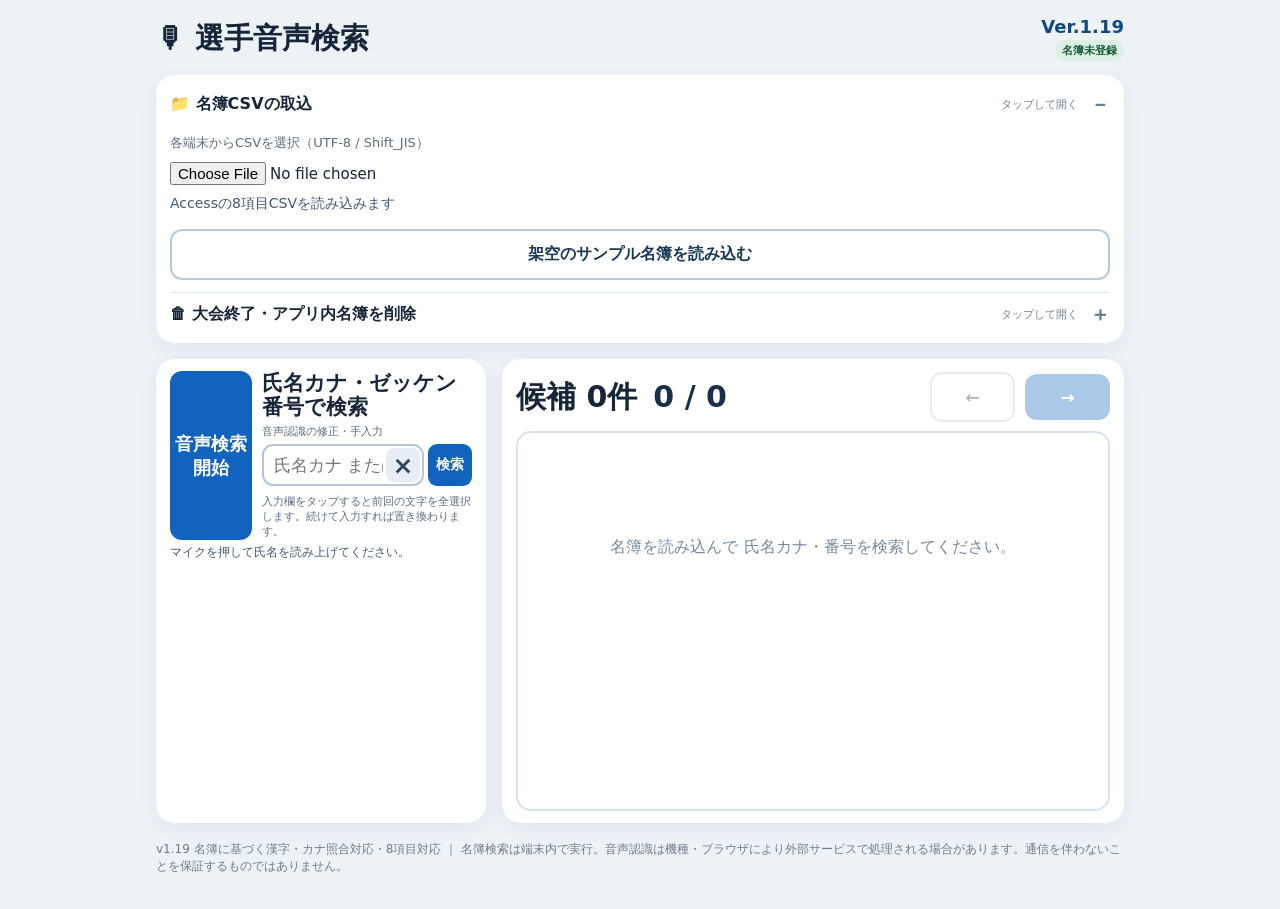
<file: runner_lookup_v119/index.html>
<!doctype html>
<html lang="ja">
<head>
<meta charset="utf-8"><meta name="viewport" content="width=device-width,initial-scale=1,viewport-fit=cover">
<title>選手音声検索 v1.19</title>
<style>
:root{font-family:system-ui,-apple-system,"Hiragino Kaku Gothic ProN","Yu Gothic",Meiryo,sans-serif;color:#172538;background:#edf2f7}*{box-sizing:border-box}body{margin:0}button,input{font:inherit}button{cursor:pointer;border-radius:12px;border:0;padding:13px 16px;font-weight:750}button:disabled{opacity:.35;cursor:default}.primary{background:#1263be;color:white}.outline{background:white;border:2px solid #b9c9da;color:#193855}.danger{background:#ad2734;color:white}.muted{color:#5c6c7d}.wrap{max-width:1000px;padding:16px;margin:auto}.top{display:flex;align-items:center;justify-content:space-between;gap:10px;flex-wrap:wrap;margin-bottom:14px}.top h1{font-size:clamp(21px,3.5vw,29px);margin:0}.chip{padding:5px 9px;border-radius:999px;background:#dcefe4;color:#165b36;font-size:13px;font-weight:700}.layout{display:grid;grid-template-columns:1fr;gap:16px}.panel{background:#fff;border-radius:19px;padding:18px;box-shadow:0 5px 18px #193e6310}.stack{display:grid;gap:11px}.mic{min-height:90px;font-size:25px;display:flex;justify-content:center;align-items:center;gap:12px;width:100%}.mic.listening{background:#b32c35;animation:pulse 1.1s infinite}@keyframes pulse{50%{filter:brightness(1.2)}}.searchRow{display:flex;gap:8px}.searchRow input{min-width:0;flex:1;border:2px solid #b4c7d9;border-radius:11px;padding:12px;font-size:19px}.tiny{font-size:13px}.status{min-height:24px;font-size:14px;color:#435773}.nav{display:flex;align-items:center;justify-content:space-between;gap:8px}.nav button{font-size:17px;min-width:85px}.counter{font-weight:850;font-size:18px}.result{border:2px solid #d6e2ee;border-radius:15px;padding:20px;min-height:360px}.bib{font-size:clamp(44px,9vw,70px);font-weight:900;letter-spacing:1px;text-align:center;line-height:1.2;color:#0e4985;font-variant-numeric:tabular-nums}.name{text-align:center;font-weight:850;font-size:clamp(27px,5vw,40px);margin:7px 0 2px}.kana{text-align:center;font-size:19px;color:#637487}.divider{height:1px;background:#dde5ec;margin:16px 0}.kv{display:flex;justify-content:space-between;align-items:center;gap:12px;padding:8px 0;border-bottom:1px solid #ebeff4}.kv span:first-child{color:#526375;white-space:nowrap}.kv strong{text-align:right;font-size:clamp(16px,2.7vw,23px)}.notice{padding:11px;border-radius:9px;background:#fff4d8;color:#76531b;font-size:14px}.dangerNotice{background:#fff0f0;color:#83202a}.setting{display:grid;gap:10px}.setting h2,.find h2{margin:0 0 10px;font-size:19px}.file{width:100%;font-size:15px}.footer{font-size:12px;color:#6b7d8c;margin:18px 0}.hidden{display:none!important}.tag{font-size:12px;font-weight:800;border-radius:6px;padding:4px 7px;background:#e6f2ff;color:#19548e}.empty{display:grid;place-items:center;min-height:280px;color:#77899b;text-align:center}body.modalOpen{overflow:hidden}.modalBackdrop{position:fixed;inset:0;background:#0c1b2dbb;display:grid;place-items:center;padding:18px;z-index:9}.modal{background:white;border-radius:17px;padding:22px;max-width:480px;width:100%}.modalActions{display:flex;justify-content:flex-end;gap:10px;margin-top:20px;flex-wrap:wrap}@media(min-width:780px){.layout{grid-template-columns:330px minmax(0,1fr)}.panel{padding:23px}.result{min-height:480px}.mic{font-size:23px}}@media(max-width:430px){.wrap{padding:10px}.panel{padding:14px}.result{padding:14px}.nav button{min-width:70px;padding:12px 9px}.kv{align-items:start}.kv span:first-child{white-space:normal}}

/* v1.3: 2-row name / large bib, and three-column detail grid */
.identityRow{display:grid;grid-template-columns:minmax(100px,0.85fr) minmax(0,1.55fr);align-items:center;gap:12px;padding:14px 0 18px;border-bottom:1px solid #dce5ed}
.bibBox{display:flex;align-items:center;justify-content:center;min-height:100px}
.bibNum{font-size:clamp(46px,7.2vw,92px);font-weight:950;line-height:1.05;letter-spacing:-.035em;color:#0e4985;font-variant-numeric:tabular-nums;overflow-wrap:anywhere;text-align:center}
.identityName{min-width:0;display:grid;gap:6px;align-content:center}
.identityKana{font-size:clamp(16px,2.1vw,24px);color:#526f89;line-height:1.25;overflow-wrap:anywhere}
.identityKanji{font-size:clamp(24px,3.3vw,42px);font-weight:900;line-height:1.2;overflow-wrap:anywhere}
.detailGrid{display:grid;grid-template-columns:minmax(0,1.6fr) minmax(0,.85fr) minmax(0,1fr);gap:8px;margin-top:15px}
.detailCell{min-width:0;border:1px solid #dce5ef;border-radius:11px;padding:11px 7px;display:grid;grid-template-rows:auto 1fr;align-content:start;text-align:center;gap:11px;background:#f7faff}
.detailLabel{color:#576d80;font-size:clamp(11px,1.45vw,15px);font-weight:700;white-space:nowrap}
.detailValue{font-size:clamp(15px,2.15vw,25px);font-weight:850;line-height:1.3;overflow-wrap:anywhere;align-self:center}
.blockLine{margin-top:14px;display:flex;align-items:center;justify-content:space-between;padding:12px 14px;gap:10px;background:#f3f8fc;border-radius:10px}
.blockLine span{color:#536779;font-size:15px}
.blockLine strong{font-size:22px}
@media(max-width:600px){.identityRow{grid-template-columns:minmax(100px,.9fr) minmax(0,1.25fr);gap:8px}.bibNum{font-size:clamp(39px,11vw,68px)}.identityKanji{font-size:clamp(21px,6.3vw,33px)}.identityKana{font-size:clamp(14px,4vw,20px)}.detailGrid{gap:5px}.detailCell{padding:10px 3px;gap:9px}.detailLabel{font-size:clamp(10px,2.7vw,13px)}.detailValue{font-size:clamp(14px,4vw,20px)}}

/* v1.4: fit both name lines inside their allocated column without clipping. */
.identityRow{grid-template-columns:minmax(90px,0.77fr) minmax(0,1.83fr);min-height:122px;gap:10px}
.bibBox{min-width:0;min-height:104px;overflow:hidden}
.bibNum{white-space:nowrap;overflow-wrap:normal;max-width:100%;line-height:1.03}
.identityName{min-width:0;min-height:104px;grid-template-rows:minmax(0,1fr) minmax(0,1fr);gap:4px;align-items:center;overflow:hidden}
.identityKana,.identityKanji{min-width:0;max-width:100%;white-space:nowrap;overflow-wrap:normal;overflow:hidden;text-align:left;line-height:1.15}
@media(max-width:600px){.identityRow{grid-template-columns:minmax(82px,.74fr) minmax(0,1.86fr);gap:7px;min-height:106px}.identityName{min-height:88px}.bibBox{min-height:88px}}
/* v1.6: event takes half width; three equal cells fill the other half. */
.detailGrid{grid-template-columns:minmax(0,3fr) repeat(3,minmax(0,1fr));gap:6px}
.detailCell{padding:10px 4px;gap:9px}
.detailLabel{font-size:clamp(10px,1.3vw,14px)}
.detailValue{font-size:clamp(13px,2vw,23px)}
@media(max-width:600px){.detailGrid{gap:4px}.detailCell{padding:9px 2px;gap:8px}.detailLabel{font-size:clamp(9px,2.25vw,12px)}.detailValue{font-size:clamp(12px,3.1vw,19px)}}
/* v1.5: keep the longest event name in one line by adjusting only its value text. */
.detailGrid .detailCell:first-child .detailValue{white-space:nowrap;overflow:hidden;overflow-wrap:normal;min-width:0;width:100%;}
/* v1.7: right-half application-method line under the three detail boxes. */
.detailGrid{grid-template-rows:auto auto;align-items:stretch}
.detailGrid>.detailCell:first-child{grid-column:1;grid-row:1 / 3;align-content:center}
.detailGrid>.methodCell{grid-column:2 / 5;grid-row:2;min-height:48px;display:flex;flex-direction:row;align-items:center;justify-content:space-between;gap:8px;padding:10px 9px}
.methodCell .detailLabel{flex-shrink:0}
.methodCell .detailValue{min-width:0;flex:1;text-align:right;white-space:nowrap;overflow:hidden;overflow-wrap:normal;align-self:center}
@media(max-width:600px){.detailGrid>.methodCell{padding:8px 4px;gap:4px;min-height:42px}.methodCell .detailLabel{font-size:clamp(9px,2.25vw,12px)}}
/* v1.8: candidate count and position stacked on left; enlarge start and shirt values */
.countStack{display:flex;flex-direction:column;gap:5px;justify-content:center;min-width:92px}
.positionText{display:block;font-size:clamp(22px,5.4vw,30px);font-weight:900;line-height:1.2;color:#192f4a;font-variant-numeric:tabular-nums}
.arrowNav{margin-left:auto;gap:10px}
.detailGrid>.detailCell:nth-child(2) .detailValue,.detailGrid>.detailCell:nth-child(3) .detailValue{font-size:clamp(22px,3.6vw,32px);font-weight:900;white-space:nowrap;overflow:hidden;overflow-wrap:normal;min-width:0;width:100%}
@media(max-width:600px){.countStack{min-width:88px}.counter{font-size:clamp(17px,4.4vw,22px)}.arrowNav button{min-width:70px}.detailGrid>.detailCell:nth-child(2) .detailValue,.detailGrid>.detailCell:nth-child(3) .detailValue{font-size:clamp(19px,5.8vw,28px)}}

/* v1.9: horizontal, enlarged candidate count and position without resizing arrow buttons. */
.countStack{flex-direction:row;align-items:center;gap:clamp(7px,1.7vw,16px);min-width:0;flex-wrap:nowrap}
.countStack .counter,.countStack .positionText{font-size:clamp(21px,3.2vw,30px);font-weight:900;line-height:1.15;white-space:nowrap}
.arrowNav{flex-shrink:0}
@media(max-width:600px){.countStack{gap:8px;min-width:0}.countStack .counter,.countStack .positionText{font-size:clamp(20px,5vw,27px)}.arrowNav{gap:8px}}
@media(max-width:360px){.countStack{gap:5px}.countStack .counter,.countStack .positionText{font-size:19px}.arrowNav{gap:5px}}
/* v1.9: two explicit event lines, split after the first 子. */
.detailGrid .detailCell:first-child .detailValue.eventValue{white-space:normal;display:flex;flex-direction:column;justify-content:center;align-items:center;gap:2px;overflow:visible;line-height:1.16}
.eventLine{display:block;width:100%;min-width:0;white-space:nowrap;text-align:center;overflow:visible}

/* v1.12: birthday MMDD is always displayed in two centered, large lines. */
.detailGrid>.birthCell .birthValue{display:flex;flex-direction:column;align-items:center;justify-content:center;gap:0;width:100%;min-width:0;white-space:normal;overflow:visible;line-height:1.02}
.birthPart{display:block;min-width:0;width:100%;white-space:nowrap;line-height:1.03;text-align:center;font-weight:900;font-variant-numeric:tabular-nums}

/* v1.12: expand bib text to the full number column; keep long numbers fitted. */
.bibNum{display:block;width:100%;max-width:100%;text-align:center;font-size:clamp(62px,10vw,108px);font-weight:950;line-height:1.05}
.bibBox{min-height:126px}
.identityRow{min-height:138px}
@media(max-width:600px){.bibBox{min-height:112px}.identityRow{min-height:122px}}
/* v1.12: prominent bib, full-width event two-line text, large adaptive start/shirt, two-line birthday */
.identityRow{grid-template-columns:minmax(110px,1.02fr) minmax(0,1.55fr)}
.bibNum{font-variant-numeric:tabular-nums;letter-spacing:-.045em}
.detailGrid>.detailCell:nth-child(2) .detailValue,.detailGrid>.detailCell:nth-child(3) .detailValue{font-weight:950;line-height:1.06}
.detailGrid>.detailCell:first-child .detailValue.eventValue{min-height:55px;justify-content:center;overflow:hidden}
.detailGrid>.birthCell .birthValue{min-height:70px;gap:1px}
.birthPart{font-size:23px}
@media(max-width:600px){
 .identityRow{grid-template-columns:minmax(99px,1.04fr) minmax(0,1.56fr);gap:8px}
 .detailGrid{gap:4px}
 .detailGrid>.detailCell:nth-child(2) .detailValue,.detailGrid>.detailCell:nth-child(3) .detailValue{min-height:30px}
 .detailGrid>.birthCell .birthValue{min-height:66px}
}

/* v1.15: mobile workflow order: import > erase > search > results. */
.compactLayout{display:grid;grid-template-columns:minmax(0,1fr);gap:10px}
.adminPanel{padding:8px 14px}
.managementDetails{border-bottom:1px solid #e0e8ef}
.managementDetails:last-child{border-bottom:0}
.managementDetails>summary{cursor:pointer;display:flex;justify-content:space-between;align-items:center;gap:8px;min-height:42px;font-weight:800;font-size:16px;list-style:none}
.managementDetails>summary::-webkit-details-marker{display:none}
.managementDetails>summary::after{content:'＋';font-size:20px;color:#607a91;margin-left:4px}
.managementDetails[open]>summary::after{content:'－'}
.adminHint{font-weight:500;font-size:11px;color:#718293;margin-left:auto}
.managementBody{padding:9px 0 12px}
.compactFind{padding:12px 14px}
.voiceInputGrid{display:grid;grid-template-columns:minmax(85px,1fr) minmax(0,3fr);gap:10px;align-items:stretch}
.compactMic{min-height:108px;font-size:clamp(16px,3.8vw,22px);line-height:1.35;padding:10px;white-space:normal;overflow-wrap:anywhere}
.voiceRight{min-width:0;display:flex;flex-direction:column;gap:5px;justify-content:center}
.voiceRight h2{font-size:clamp(16px,4vw,21px);line-height:1.15;margin:0}
.voiceRight .tiny{font-size:11px}
.voiceRight .searchRow{gap:4px}
.voiceRight .searchRow input{font-size:16px;padding:9px 5px;min-width:0;width:100%}
.voiceRight .searchRow button{font-size:14px;padding:8px 8px;border-radius:9px}
.compactStatus{min-height:0;margin-top:5px;font-size:12px;line-height:1.25}
.compactStatus:empty{display:none}
.resultPanel{display:grid;gap:8px;padding:12px 14px}
.compactNav{gap:5px;min-height:52px}
.resultPanel .result{min-height:0;padding:12px}
.resultPanel .empty{min-height:205px}
.resultPanel .identityRow{padding:2px 0 9px;min-height:102px}
.resultPanel .identityName{min-height:86px}
.resultPanel .bibBox{min-height:86px}
.resultPanel .detailGrid{margin-top:9px}
.resultPanel .detailCell{gap:5px;padding:7px 3px}
.resultPanel .detailGrid>.methodCell{min-height:38px;padding:6px 5px}
@media(min-width:780px){.compactLayout{grid-template-columns:330px minmax(0,1fr);gap:16px}.adminPanel{grid-column:1 / -1}.compactFind{grid-column:1}.resultPanel{grid-column:2}.compactMic{min-height:110px}.resultPanel .result{min-height:380px}}
@media(max-width:600px){
 .wrap{padding:7px}.top{margin-bottom:7px}.top h1{font-size:21px}.chip{font-size:12px;padding:4px 7px}
 .compactLayout{gap:8px}.panel{border-radius:14px}
 .adminPanel{padding:4px 10px}.managementDetails>summary{min-height:37px;font-size:14px}.adminHint{font-size:10px}
 .compactFind{padding:10px}.voiceInputGrid{gap:7px}.compactMic{min-height:96px;font-size:clamp(15px,4vw,19px)}
 .voiceRight h2{font-size:clamp(15px,3.9vw,19px)}.voiceRight .tiny{font-size:10px}
 .voiceRight .searchRow input{font-size:15px;padding:8px 5px}.voiceRight .searchRow button{font-size:13px;padding:8px 6px}
 .resultPanel{padding:10px}.compactNav{min-height:47px}.resultPanel .result{padding:10px}
 .resultPanel .identityRow{min-height:94px}.resultPanel .identityName,.resultPanel .bibBox{min-height:80px}
 .resultPanel .detailCell{padding:6px 2px}.resultPanel .detailGrid>.methodCell{padding:5px 4px}
 .resultPanel .empty{min-height:170px}.footer{font-size:10px;margin:9px 0}
}

/* v1.15 one-touch replacement and clear */
.searchInputWrap{display:flex;position:relative;flex:1;min-width:0;align-items:center}
.searchInputWrap input{width:100%;padding-right:39px!important}
.searchInputWrap #clearQ{position:absolute;right:4px;top:50%;transform:translateY(-50%);min-width:34px;height:34px;padding:0;border-radius:8px;background:#e6edf5;color:#31465e;font-size:25px;line-height:1}
.quickHint{font-size:11px;margin-top:4px;line-height:1.35}
/* v1.15 narrower mic button and expanded manual input */
.voiceInputGrid{grid-template-columns:minmax(82px,1fr) minmax(0,3fr)}
.compactMic{min-width:0;min-height:96px;gap:0;padding:9px 4px;font-size:clamp(14px,3.5vw,18px)}
.micText{display:flex;flex-direction:column;align-items:center;justify-content:center;gap:3px;line-height:1.18;white-space:nowrap}
.voiceRight .searchRow input{font-size:17px;padding-left:10px}
@media(max-width:600px){.voiceInputGrid{grid-template-columns:minmax(78px,1fr) minmax(0,3fr)}.compactMic{font-size:clamp(13px,3.4vw,17px);padding:7px 2px}.voiceRight .searchRow input{font-size:16px;padding-left:8px}}

/* v1.19: always-visible version on the right side of the title */
.top{flex-wrap:nowrap;align-items:center;gap:7px}
.top h1{min-width:0;flex:1;white-space:nowrap;font-size:clamp(17px,4.8vw,29px)}
.topRight{display:flex;flex-direction:column;align-items:flex-end;justify-content:center;gap:3px;flex-shrink:0}
.versionLabel{font-size:clamp(13px,3.8vw,18px);font-weight:900;color:#0e4985;white-space:nowrap;font-variant-numeric:tabular-nums}
.topRight .chip{font-size:11px;padding:3px 7px;white-space:nowrap}
@media(max-width:360px){.top h1{font-size:17px}.versionLabel{font-size:13px}.topRight .chip{font-size:10px;padding:3px 5px}}
</style>
</head>
<body>
<main class="wrap">
<header class="top"><h1>🎙 選手音声検索</h1><div class="topRight"><span class="versionLabel" aria-label="システムバージョン">Ver.1.19</span><span id="badge" class="chip">名簿未登録</span></div></header>
<div class="layout compactLayout">
<section class="panel adminPanel" aria-label="名簿管理">
  <details id="csvDetails" class="managementDetails">
    <summary>📁 名簿CSVの取込 <span class="adminHint">タップして開く</span></summary>
    <div class="setting managementBody">
      <label class="tiny muted" for="csv">各端末からCSVを選択（UTF-8 / Shift_JIS）</label>
      <input id="csv" class="file" type="file" accept=".csv,text/csv,text/plain">
      <div id="loadStatus" class="status" role="status">Accessの8項目CSVを読み込みます</div>
      <button id="sample" class="outline" type="button">架空のサンプル名簿を読み込む</button>
    </div>
  </details>
  <details id="deleteDetails" class="managementDetails dangerDetails">
    <summary>🗑 大会終了・アプリ内名簿を削除 <span class="adminHint">タップして開く</span></summary>
    <div class="setting managementBody">
      <button id="delete" class="danger" type="button">大会終了・アプリ内名簿を削除</button>
      <div class="tiny muted">※ 元CSV・メール添付・クラウド上のコピーは自動削除されません。ファイル管理画面から別途削除してください。</div>
    </div>
  </details>
</section>
<section class="panel find compactFind" aria-label="検索操作">
  <div class="voiceInputGrid">
    <button id="mic" class="primary mic compactMic" type="button"><span class="micText">音声検索<span>開始</span></span></button>
    <div class="voiceRight">
      <h2>氏名カナ・ゼッケン番号で検索</h2>
      <label for="q" class="tiny muted">音声認識の修正・手入力</label>
      <div class="searchRow"><div class="searchInputWrap"><input id="q" autocomplete="off" inputmode="text" placeholder="氏名カナ または 番号" aria-label="氏名カナまたはゼッケン番号（タップで全選択）"><button id="clearQ" type="button" aria-label="入力をすべて消す" title="入力をすべて消す">×</button></div><button id="search" class="primary">検索</button></div><div class="tiny muted quickHint">入力欄をタップすると前回の文字を全選択します。続けて入力すれば置き換わります。</div>
    </div>
  </div>
  <div id="voiceStatus" class="status compactStatus" role="status">マイクを押して氏名を読み上げてください。</div>
  <div id="searchStatus" class="status compactStatus" role="status"></div>
</section>
<section class="panel resultPanel" aria-label="検索結果">
  <div class="nav compactNav"><div class="countStack"><div id="count" class="counter">候補 0件</div><strong id="position" class="positionText">0 / 0</strong></div><div class="nav arrowNav"><button class="outline" id="prev" aria-label="前の候補">←</button><button class="primary" id="next" aria-label="次の候補">→</button></div></div>
  <div id="result" class="result"><div class="empty">名簿を読み込んで氏名を検索してください。</div></div>
</section>
</div>
<p class="footer">v1.19 名簿に基づく漢字・カナ照合対応・8項目対応 ｜ 名簿検索は端末内で実行。音声認識は機種・ブラウザにより外部サービスで処理される場合があります。通信を伴わないことを保証するものではありません。</p>
</main>
<div id="modalWrap" class="modalBackdrop hidden" role="presentation"><div class="modal" role="dialog" aria-modal="true" aria-labelledby="modalTitle"><h2 id="modalTitle">名簿を削除しますか？</h2><p>端末内のアプリ保存領域から名簿を削除します。検索画面もクリアされます。</p><p class="notice dangerNotice">元CSVは自動削除されません。端末の「ファイル」などから別途削除し、ゴミ箱やクラウドのコピーも確認してください。</p><div class="modalActions"><button id="cancel" class="outline">キャンセル</button><button id="confirm" class="danger">名簿を削除する</button></div></div></div>
<script>
'use strict';
const $=id=>document.getElementById(id);
let people=[], results=[], selected=0, recog=null, listening=false, lastSource='';
const DB='runner-lookup-v1', STORE='roster';
function dbOpen(){return new Promise((res,rej)=>{const r=indexedDB.open(DB,1);r.onupgradeneeded=()=>{if(!r.result.objectStoreNames.contains(STORE))r.result.createObjectStore(STORE)};r.onsuccess=()=>res(r.result);r.onerror=()=>rej(r.error)})}
async function dbGet(){const db=await dbOpen();try{return await new Promise((res,rej)=>{const tx=db.transaction(STORE,'readonly'),r=tx.objectStore(STORE).get('active');r.onsuccess=()=>res(r.result||null);r.onerror=()=>rej(r.error)})}finally{db.close()}}
async function dbSet(list){const db=await dbOpen();try{await new Promise((res,rej)=>{const tx=db.transaction(STORE,'readwrite');tx.objectStore(STORE).put(list,'active');tx.oncomplete=res;tx.onerror=()=>rej(tx.error)})}finally{db.close()}}
async function dbClear(){const db=await dbOpen();try{await new Promise((res,rej)=>{const tx=db.transaction(STORE,'readwrite');tx.objectStore(STORE).clear();tx.oncomplete=res;tx.onerror=()=>rej(tx.error)})}finally{db.close()}}
function csvParse(s){s=s.replace(/^\uFEFF/,'');const rows=[];let row=[],cell='',quote=false;for(let i=0;i<s.length;i++){let c=s[i];if(quote){if(c==='"'&&s[i+1]==='"'){cell+='"';i++}else if(c==='"')quote=false;else cell+=c}else if(c==='"')quote=true;else if(c===','){row.push(cell);cell=''}else if(c==='\r'||c==='\n'){if(c==='\r'&&s[i+1]==='\n')i++;row.push(cell);if(row.some(x=>x.trim()!==''))rows.push(row);row=[];cell=''}else cell+=c}if(quote)throw Error('CSVの引用符が閉じていません');row.push(cell);if(row.some(x=>x.trim()!==''))rows.push(row);return rows}
function kana(s){return String(s||'').normalize('NFKC').replace(/[\u3041-\u3096]/g,c=>String.fromCharCode(c.charCodeAt(0)+0x60)).replace(/[\s\u3000・･._-]/g,'').toUpperCase()}
function kanjiKey(s){return String(s||'').normalize('NFKC').replace(/[\s\u3000・･._-]/g,'').toUpperCase()}
function phonetic(s){return kana(s).replace(/オウ/g,'オー').replace(/オオ/g,'オー').replace(/ウウ/g,'ウー').replace(/エイ/g,'エー').replace(/エエ/g,'エー').replace(/イイ/g,'イー').replace(/アア/g,'アー')}
function mmdd(v){let t=String(v??'').trim();if(!t)return '';let m=t.match(/^(?:\d{4})[\/\-.年](\d{1,2})[\/\-.月](\d{1,2})日?$/);if(!m)m=t.match(/^\d{4}(\d{2})(\d{2})$/);if(!m)m=t.match(/^(\d{1,2})[\/\-.月](\d{1,2})日?$/);if(!m)m=t.match(/^(\d{2})(\d{2})$/);if(!m)return '';const a=Number(m[1]),b=Number(m[2]);if(a<1||a>12||b<1||b>31)return '';const d=new Date(2000,a-1,b);if(d.getMonth()!==a-1||d.getDate()!==b)return '';return String(a).padStart(2,'0')+String(b).padStart(2,'0')}
const aliases={bib:['ゼッケン番号','ゼッケン','ナンバー','番号','bib'],kana:['氏名カナ','氏名かな','フリガナ','氏名フリガナ','カナ'],name:['氏名漢字','氏名','氏名（漢字）','名前'],event:['種目名2','種目名','種目','競技種目'],block:['スタートブロック','ブロック','スタート位置'],shirt:['サイズ名','Tシャツサイズ','Ｔシャツサイズ','Tシャツ','シャツサイズ','参加賞サイズ'],birth:['生年月日','生年月日（月日）','誕生日'],method:['申込方法']};
function fieldKey(s){return String(s||'').normalize('NFKC').replace(/[\s\u3000_()（）]/g,'').toLowerCase()}
function rosterFromCSV(text){const rows=csvParse(text);if(rows.length<2)throw Error('CSVに見出し行とデータ行が必要です');const headers=rows[0].map(fieldKey), idx={};for(const [key,opts] of Object.entries(aliases)){idx[key]=headers.findIndex(h=>opts.some(v=>fieldKey(v)===h))}for(const k of ['bib','kana','name','event'])if(idx[k]<0)throw Error('必須列が見つかりません：'+({bib:'ゼッケン',kana:'氏名カナ',name:'氏名漢字',event:'種目名2'}[k]));let out=[],bad=0;for(let i=1;i<rows.length;i++){const r=rows[i],g=k=>idx[k]<0?'':String(r[idx[k]]||'').trim(),bib=g('bib'),nm=g('name'),kn=g('kana'),ev=g('event');if(!/^\d+$/.test(bib)||!kn||!nm||!ev){bad++;continue}out.push({bib,kana:kn,name:nm,event:ev,block:g('block'),shirt:g('shirt'),birth:mmdd(g('birth')),method:g('method')})}if(!out.length)throw Error('有効な選手データがありません');return {out,bad}}
async function loadList(list,note){let saved=location.protocol!=='file:'&&location.origin!=='null';if(saved){try{await dbSet(list)}catch(e){saved=false}}people=list;results=[];selected=0;lastSource='';$('q').value='';$('searchStatus').textContent='';$('loadStatus').textContent=note+(saved?'':' ⚠ この環境では端末内保存ができません。画面を閉じると名簿が消える可能性があります。HTTPSで開いてください。');updateBadge();$('csvDetails').open=false;render()}
function updateBadge(){$('badge').textContent=people.length?'名簿 '+people.length.toLocaleString()+'件':'名簿未登録'}
function distance(a,b){const x=Array.from(a),y=Array.from(b);let prev=y.map((_,j)=>j+1);prev.unshift(0);for(let i=1;i<=x.length;i++){let cur=[i];for(let j=1;j<=y.length;j++)cur[j]=Math.min(prev[j]+1,cur[j-1]+1,prev[j-1]+(x[i-1]===y[j-1]?0:1));prev=cur}return prev[y.length]}
// CSVで確認できた読みだけを利用する。未知の漢字の読みを決めつけない。
function speechTokens(raw){return String(raw??'').normalize('NFKC').trim().replace(/(?:さん|サン|様)$/u,'').trim()}
function rosterReadingPairs(p){
 const pairs=[[kanjiKey(p.name),kana(p.kana)]];
 const names=String(p.name||'').normalize('NFKC').trim().split(/[\s\u3000]+/).filter(Boolean);
 const readings=String(p.kana||'').normalize('NFKC').trim().split(/[\s\u3000]+/).filter(Boolean);
 // 姓・名がそれぞれ分離されているレコードに限り、読みの対を登録する。
 if(names.length===2&&readings.length===2){
  pairs.push([kanjiKey(names[0]),kana(readings[0])]);
  pairs.push([kanjiKey(names[1]),kana(readings[1])]);
 }
 return pairs.filter(([k,v])=>k&&v)
}
function searchName(raw){
 const input=speechTokens(raw),key=kanjiKey(input),q=kana(input);
 const exactKana=people.filter(p=>kana(p.kana)===q);
 if(exactKana.length)return {items:exactKana,kind:'exact',msg:'氏名カナの完全一致'};
 const exactKanji=people.filter(p=>kanjiKey(p.name)===key);
 if(exactKanji.length)return {items:exactKanji,kind:'exact',msg:'氏名漢字の完全一致'};
 const hasKanji=/[\u3400-\u9fff\uf900-\ufaff]/u.test(input);
 if(hasKanji){
  // 姓のみ・「山田 タロウ」の混合入力などを、名簿由来の読みから照合する。
  const readingMap=new Map();
  for(const p of people){for(const [k,v] of rosterReadingPairs(p)){
   if(!readingMap.has(k))readingMap.set(k,new Set());readingMap.get(k).add(v)
  }}
  // 漢字部分が名簿内の氏名または姓・名と一致した時のみ、その登録カナを採用する。
  const variants=new Set();
  for(const [k,readings] of readingMap){
   if(!key.startsWith(k))continue;
   const suffix=key.slice(k.length);
   // 残りがかな文字の場合のみ連結。漢字の未知の読みは推定しない。
   if(suffix && /[\u3400-\u9fff\uf900-\ufaff]/u.test(suffix))continue;
   for(const reading of readings) variants.add(reading+kana(suffix));
  }
  for(const v of variants){
   const found=people.filter(p=>kana(p.kana)===v);
   if(found.length)return {items:found,kind:'fuzzy',msg:'登録済みの氏名カナに基づく候補'};
  }
  const prefix=people.filter(p=>kanjiKey(p.name).startsWith(key));
  // CSVの姓とカナが対応する場合は、違う漢字で同じ読みの姓も候補へ含める。
  const prefixReadings=readingMap.get(key);
  if(prefixReadings){
   const matched=people.filter(p=>[...prefixReadings].some(r=>kana(p.kana).startsWith(r)));
   const seen=new Set(prefix);for(const p of matched)if(!seen.has(p)){prefix.push(p);seen.add(p)}
  }
  if(prefix.length)return {items:prefix,kind:'fuzzy',msg:'氏名漢字・名簿の読みから検索した候補'};
  return {items:[],kind:'none',msg:'漢字で一致する候補がありません。カナ入力でお試しください'};
 }
 const prefix=people.filter(p=>kana(p.kana).startsWith(q));
 if(prefix.length)return {items:prefix,kind:'fuzzy',msg:'氏名カナの前方一致候補'};
 const search=phonetic(input),maxDist=search.length<=3?1:search.length<=7?2:3;
 const found=people.map(p=>({p,score:distance(search,phonetic(p.kana)),n:phonetic(p.kana)}))
  .filter(x=>x.n&&(x.score<=maxDist||x.n.includes(search)||search.includes(x.n)))
  .sort((a,b)=>a.score-b.score||a.p.bib.localeCompare(b.p.bib,'ja',{numeric:true}));
 return {items:found.map(x=>x.p),kind:found.length?'fuzzy':'none',msg:found.length?'近い氏名の候補（要確認）':'該当候補がありません'};
}
function doSearch(raw){
 const typed=String(raw??'').normalize('NFKC').trim();
 results=[];selected=0;lastSource='';
 if(!people.length){$('searchStatus').textContent='先に名簿CSVを読み込んでください。';render();return}
 if(!typed){$('searchStatus').textContent='氏名カナまたはゼッケン番号を入力してください。';render();return}
 if(/^\d+$/.test(typed)){
  results=people.filter(p=>String(p.bib).normalize('NFKC')===typed);
  lastSource=results.length?'number':'none';
  $('searchStatus').textContent=results.length?'ゼッケン番号一致：'+results.length+'件':'該当するゼッケン番号がありません。';
  render();return;
 }
 const found=searchName(typed);
 const max=100;results=found.items.slice(0,max);lastSource=found.kind;
 $('searchStatus').textContent=found.msg+(results.length?'：'+results.length+'件'+(found.items.length>max?'（上位100件を表示）':''):'。');
 render();
}
function el(tag,cls,content){const node=document.createElement(tag);if(cls)node.className=cls;if(content!==undefined)node.textContent=content;return node}
function eventLines(value){const t=String(value||'未登録');const i=t.indexOf('子');return i<0?[t]:[t.slice(0,i+1),t.slice(i+1)].filter(Boolean)}
function render(){
 const n=results.length;
 $('count').textContent=n?'候補 '+n+'件':'候補 0件';
 $('position').textContent=n?selected+1+' / '+n:'0 / 0';
 $('prev').disabled=selected<=0;$('next').disabled=selected>=n-1;
 const area=$('result');area.replaceChildren();
 if(!n){area.append(el('div','empty',people.length?'検索結果がここに表示されます。':'名簿を読み込んで\n氏名カナ・番号を検索してください。'));return}
 const p=results[selected];
 const identity=el('div','identityRow');
 const bib=el('div','bibBox');bib.append(el('div','bibNum',p.bib));
 const names=el('div','identityName');names.append(el('div','identityKana',p.kana),el('div','identityKanji',p.name));
 identity.append(bib,names);area.append(identity);
 const grid=el('div','detailGrid');
 function detail(label,value){const cell=el('div','detailCell');cell.append(el('div','detailLabel',label),el('div','detailValue',value||'未登録'));grid.append(cell)}
 const eventCell=el('div','detailCell');eventCell.append(el('div','detailLabel','種目名'));const eventValue=el('div','detailValue eventValue');for(const line of eventLines(p.event))eventValue.append(el('span','eventLine',line));eventCell.append(eventValue);grid.append(eventCell);detail('スタート',p.block);detail('Tシャツ',p.shirt);
 const birthCell=el('div','detailCell birthCell');birthCell.append(el('div','detailLabel','生年月日'));
 const birthValue=el('div','detailValue birthValue');
 if(/^\d{4}$/.test(p.birth||'')){birthValue.append(el('span','birthPart',p.birth.slice(0,2)),el('span','birthPart',p.birth.slice(2,4)))}
 else birthValue.textContent='未登録';
 birthCell.append(birthValue);grid.append(birthCell);
 const methodCell=el('div','detailCell methodCell');methodCell.append(el('div','detailLabel','申込方法'),el('div','detailValue',p.method||'未登録'));grid.append(methodCell);
 area.append(grid);
 requestAnimationFrame(fitAllText);
}
// Measure the exact rendered characters; fixed character-count rules cannot handle mixed full/half-width names.
const measureCanvas=document.createElement('canvas');
const measureCtx=measureCanvas.getContext('2d');
function fitOne(node,minPx,maxPx,maxHeight){
 if(!node||!measureCtx)return;
 const text=node.textContent||'';
 const style=getComputedStyle(node);
 const family=style.fontFamily;
 const weight=style.fontWeight;
 // The available column width is fixed by CSS; only font size varies.
 const width=Math.max(1,(node.classList.contains('bibNum')?node.parentElement.clientWidth:node.clientWidth)-4);
 let lo=minPx,hi=maxPx,best=minPx;
 for(let i=0;i<18;i++){
  const mid=(lo+hi)/2;
  measureCtx.font=weight+' '+mid+'px '+family;
  const textWidth=measureCtx.measureText(text).width;
  if(textWidth<=width && mid*1.15<=maxHeight){best=mid;lo=mid}else hi=mid;
 }
 node.style.fontSize=best.toFixed(2)+'px';
 // If an unusually long name cannot fit even at the minimum, allow a smaller font rather than truncate.
 measureCtx.font=weight+' '+best+'px '+family;
 const measured=measureCtx.measureText(text).width;
 if(measured>width){node.style.fontSize=Math.max(5,best*width/measured*.99).toFixed(2)+'px'}
 node.title=text;
}
function fitAllText(){
 fitIdentity();
 for(const node of document.querySelectorAll('#result .detailGrid>.detailCell:nth-child(2) .detailValue, #result .detailGrid>.detailCell:nth-child(3) .detailValue'))fitOne(node,14,38,43);
 const methodNode=document.querySelector('#result .methodCell .detailValue');
 if(methodNode)fitOne(methodNode,8,22,35);
 const birthValue=document.querySelector('#result .birthValue');
 if(birthValue){
  const parts=[...birthValue.querySelectorAll('.birthPart')];
  if(parts.length===2){
   const cell=birthValue.closest('.birthCell');
   const valueHeight=Math.max(32,cell.clientHeight-(cell.querySelector('.detailLabel')?.offsetHeight||13)-20);
   for(const part of parts)fitOne(part,17,37,Math.max(23,valueHeight/2));
  }else fitOne(birthValue,8,18,32);
 }
 const eventNode=document.querySelector('#result .detailGrid .detailCell:first-child .detailValue');
 if(eventNode){
  const box=eventNode.closest('.detailCell');
  const lines=[...eventNode.querySelectorAll('.eventLine')];
  const availableHeight=Math.max(24,box.clientHeight-42);
  const lineHeight=Math.max(13,(availableHeight-(lines.length-1)*2)/lines.length);
  // Each line is fitted independently, retaining a legible two-line layout.
  for(const line of lines)fitOne(line,10,28,lineHeight);
 }
}
function fitIdentity(){
 const row=document.querySelector('#result .identityRow');if(!row)return;
 const names=row.querySelector('.identityName');
 const bib=row.querySelector('.bibNum');
 const kanaNode=row.querySelector('.identityKana');
 const kanjiNode=row.querySelector('.identityKanji');
 const halfHeight=Math.max(25,(names.clientHeight-4)/2);
 fitOne(kanaNode,9,25,halfHeight);
 fitOne(kanjiNode,9,43,halfHeight);
 fitOne(bib,38,118,Math.max(86,row.querySelector('.bibBox').clientHeight));
}
window.addEventListener('resize',()=>requestAnimationFrame(fitAllText));
function move(d){if(!results.length)return;selected=Math.max(0,Math.min(results.length-1,selected+d));render()}
const searchInput=$('q');
function selectExistingQuery(){if(!searchInput.value)return;try{searchInput.select()}catch(e){}}
searchInput.addEventListener('focus',()=>{setTimeout(selectExistingQuery,0)});
searchInput.addEventListener('click',selectExistingQuery);
$('clearQ').onclick=()=>{searchInput.value='';searchInput.focus();$('searchStatus').textContent='';};
$('prev').onclick=()=>move(-1);$('next').onclick=()=>move(1);$('search').onclick=()=>doSearch($('q').value);$('q').addEventListener('keydown',e=>{if(e.key==='Enter')doSearch($('q').value)});
window.addEventListener('keydown',e=>{if(document.activeElement?.tagName==='INPUT')return;if(e.key==='ArrowRight')move(1);if(e.key==='ArrowLeft')move(-1)});
let touchStart=null;$('result').addEventListener('touchstart',e=>{touchStart={x:e.changedTouches[0].screenX,y:e.changedTouches[0].screenY}},{passive:true});$('result').addEventListener('touchend',e=>{if(!touchStart)return;const dx=e.changedTouches[0].screenX-touchStart.x,dy=e.changedTouches[0].screenY-touchStart.y;if(Math.abs(dx)>50&&Math.abs(dx)>Math.abs(dy)*1.5)move(dx<0?1:-1);touchStart=null},{passive:true});
$('csv').addEventListener('change',async e=>{const f=e.target.files?.[0];if(!f)return;$('loadStatus').textContent='CSVを読み込んでいます…';try{const buffer=await f.arrayBuffer();let decoded;try{decoded=new TextDecoder('utf-8',{fatal:true}).decode(buffer)}catch(err){decoded=new TextDecoder('shift_jis').decode(buffer)}const parsed=rosterFromCSV(decoded);await loadList(parsed.out,'読込完了：'+parsed.out.length.toLocaleString()+'件'+(parsed.bad?'（不正・欠損行 '+parsed.bad+'件を除外）':'')+'。元CSVは別途削除してください。')}catch(err){$('loadStatus').textContent='取込失敗：'+err.message}finally{e.target.value=''}});
const sample='ゼッケン,氏名漢字,氏名カナ,種目名2,生年月日,サイズ名,スタートブロック,申込方法\n1234,山田 太郎,ヤマダ タロウ,ハーフ男子４０～５４歳,19850415,L,B,RUNNET市民先行\n2345,山田 太朗,ヤマダ タロウ,10km男子,19781120,M,A,RUNNET\n3456,山田 多郎,ヤマダ タロウ,３ｋｍ男子小学4～6年生,19930823,LL,,郵便振替\n4567,佐藤 花子,サトウ ハナコ,10km女子,19920722,S,C,事務局\n5678,斉藤 一郎,サイトウ イチロウ,ハーフ男子,19800811,L,,RUNNET';
$('sample').onclick=async()=>{if(people.length&&!confirm('登録済み名簿を架空のサンプル名簿に置き換えますか？'))return;try{const r=rosterFromCSV(sample);await loadList(r.out,'架空のサンプル名簿：'+r.out.length+'件を登録しました。')}catch(e){$('loadStatus').textContent=e.message}};
$('delete').onclick=()=>{$('modalWrap').classList.remove('hidden');document.body.classList.add('modalOpen')};function closeModal(){$('modalWrap').classList.add('hidden');document.body.classList.remove('modalOpen')};$('cancel').onclick=closeModal;$('confirm').onclick=async()=>{try{if(recog){recog.abort();resetSpeechUi()}await dbClear();people=[];results=[];selected=0;lastSource='';$('q').value='';$('searchStatus').textContent='アプリ内名簿を削除しました。';$('loadStatus').textContent='アプリ内名簿は未登録です。元CSVは端末から手動削除してください。';updateBadge();$('csvDetails').open=true;render();closeModal()}catch(e){alert('削除に失敗しました：'+e.message)}};
const Speech=window.SpeechRecognition||window.webkitSpeechRecognition;
let speechBusy=false;
function resetSpeechUi(){speechBusy=false;listening=false;$('mic').classList.remove('listening');$('mic').innerHTML='<span class="micText">音声検索<span>開始</span></span>';$('mic').disabled=false;}
if(Speech){recog=new Speech();recog.lang='ja-JP';recog.continuous=false;recog.interimResults=false;recog.maxAlternatives=1;recog.onstart=()=>{speechBusy=true;listening=true;$('mic').classList.add('listening');$('mic').innerHTML='<span class="micText">認識中<span>停止</span></span>';$('voiceStatus').textContent='氏名を読み上げてください…'};recog.onresult=e=>{const raw=e.results[0][0].transcript;$('q').value=raw;$('voiceStatus').textContent='認識：「'+raw+'」';doSearch(raw)};recog.onerror=e=>{$('voiceStatus').textContent='音声認識エラー：'+e.error+'。音声入力が使えない場合はHTTPS公開版でお試しください。';};recog.onend=resetSpeechUi;}
else{$('voiceStatus').textContent='このブラウザは音声認識APIに未対応です。手入力検索をご利用ください。'}
$('mic').onclick=()=>{if(!recog){$('voiceStatus').textContent='音声認識未対応です。手入力を利用してください。';return}if(speechBusy){if(listening){try{recog.stop();$('mic').disabled=true;$('voiceStatus').textContent='音声認識を終了しています…'}catch(e){resetSpeechUi()}}return}speechBusy=true;$('mic').disabled=true;try{recog.start();$('mic').disabled=false}catch(e){resetSpeechUi();$('voiceStatus').textContent=e.name==='InvalidStateError'?'前の音声認識がまだ終了していません。少し後に再度押してください。':'音声認識を開始できません：'+e.message}};
(async()=>{if(location.protocol==='file:'||location.origin==='null'){$('csvDetails').open=true;updateBadge();render();return}try{let stored=await dbGet();if(stored){people=stored;$('loadStatus').textContent='端末内に保存した名簿 '+people.length+'件を復元しました。'}}catch(e){$('loadStatus').textContent='端末内保存にアクセスできません：'+e.message+'。プライベートモードやファイル直開きの場合は保存が制限されることがあります。'}$('csvDetails').open=!people.length;updateBadge();render()})();
</script>
</body></html>
</file>
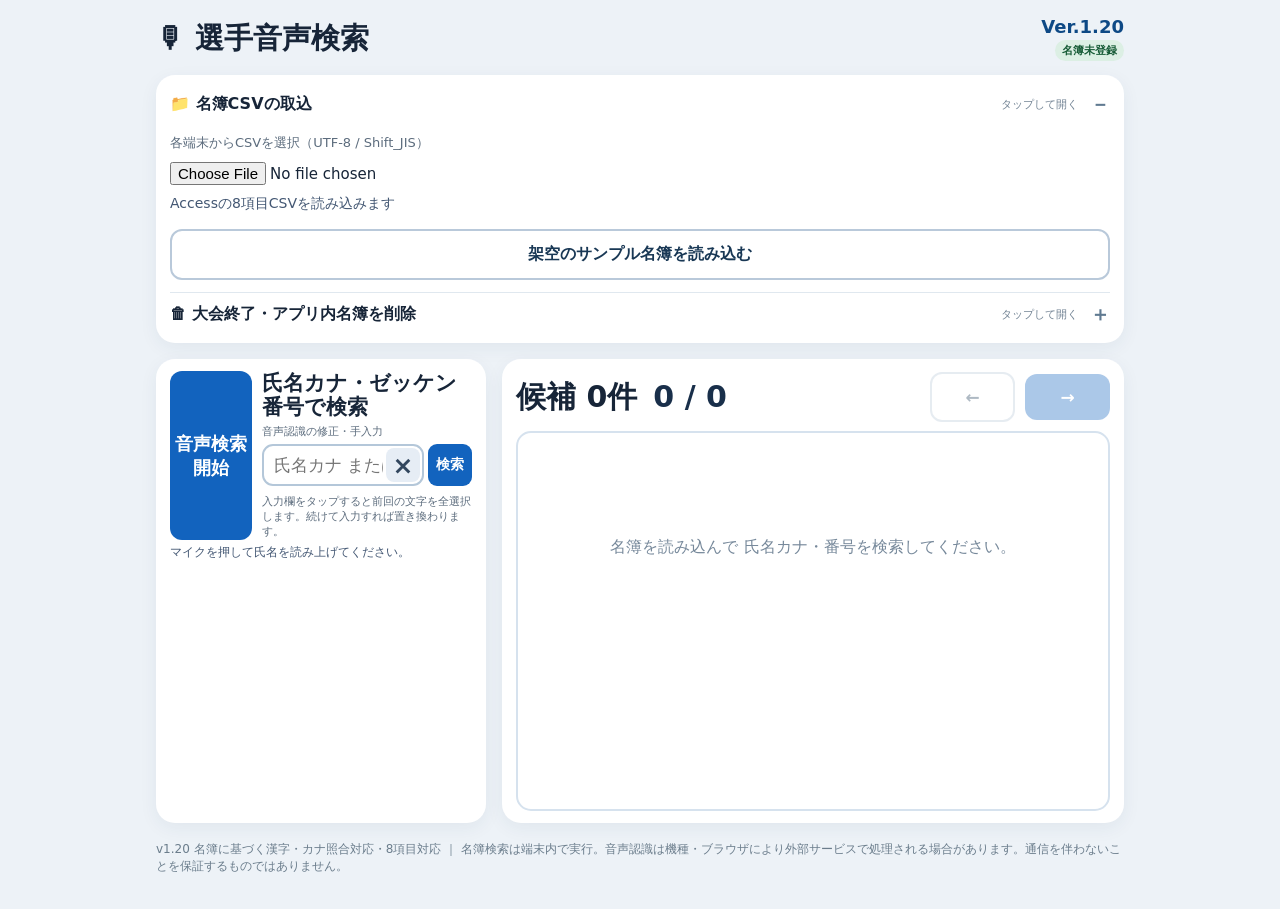
<file: runner_lookup_v120/index.html>
<!doctype html>
<html lang="ja">
<head>
<meta charset="utf-8"><meta name="viewport" content="width=device-width,initial-scale=1,viewport-fit=cover">
<title>選手音声検索 v1.20</title>
<style>
:root{font-family:system-ui,-apple-system,"Hiragino Kaku Gothic ProN","Yu Gothic",Meiryo,sans-serif;color:#172538;background:#edf2f7}*{box-sizing:border-box}body{margin:0}button,input{font:inherit}button{cursor:pointer;border-radius:12px;border:0;padding:13px 16px;font-weight:750}button:disabled{opacity:.35;cursor:default}.primary{background:#1263be;color:white}.outline{background:white;border:2px solid #b9c9da;color:#193855}.danger{background:#ad2734;color:white}.muted{color:#5c6c7d}.wrap{max-width:1000px;padding:16px;margin:auto}.top{display:flex;align-items:center;justify-content:space-between;gap:10px;flex-wrap:wrap;margin-bottom:14px}.top h1{font-size:clamp(21px,3.5vw,29px);margin:0}.chip{padding:5px 9px;border-radius:999px;background:#dcefe4;color:#165b36;font-size:13px;font-weight:700}.layout{display:grid;grid-template-columns:1fr;gap:16px}.panel{background:#fff;border-radius:19px;padding:18px;box-shadow:0 5px 18px #193e6310}.stack{display:grid;gap:11px}.mic{min-height:90px;font-size:25px;display:flex;justify-content:center;align-items:center;gap:12px;width:100%}.mic.listening{background:#b32c35;animation:pulse 1.1s infinite}@keyframes pulse{50%{filter:brightness(1.2)}}.searchRow{display:flex;gap:8px}.searchRow input{min-width:0;flex:1;border:2px solid #b4c7d9;border-radius:11px;padding:12px;font-size:19px}.tiny{font-size:13px}.status{min-height:24px;font-size:14px;color:#435773}.nav{display:flex;align-items:center;justify-content:space-between;gap:8px}.nav button{font-size:17px;min-width:85px}.counter{font-weight:850;font-size:18px}.result{border:2px solid #d6e2ee;border-radius:15px;padding:20px;min-height:360px}.bib{font-size:clamp(44px,9vw,70px);font-weight:900;letter-spacing:1px;text-align:center;line-height:1.2;color:#0e4985;font-variant-numeric:tabular-nums}.name{text-align:center;font-weight:850;font-size:clamp(27px,5vw,40px);margin:7px 0 2px}.kana{text-align:center;font-size:19px;color:#637487}.divider{height:1px;background:#dde5ec;margin:16px 0}.kv{display:flex;justify-content:space-between;align-items:center;gap:12px;padding:8px 0;border-bottom:1px solid #ebeff4}.kv span:first-child{color:#526375;white-space:nowrap}.kv strong{text-align:right;font-size:clamp(16px,2.7vw,23px)}.notice{padding:11px;border-radius:9px;background:#fff4d8;color:#76531b;font-size:14px}.dangerNotice{background:#fff0f0;color:#83202a}.setting{display:grid;gap:10px}.setting h2,.find h2{margin:0 0 10px;font-size:19px}.file{width:100%;font-size:15px}.footer{font-size:12px;color:#6b7d8c;margin:18px 0}.hidden{display:none!important}.tag{font-size:12px;font-weight:800;border-radius:6px;padding:4px 7px;background:#e6f2ff;color:#19548e}.empty{display:grid;place-items:center;min-height:280px;color:#77899b;text-align:center}body.modalOpen{overflow:hidden}.modalBackdrop{position:fixed;inset:0;background:#0c1b2dbb;display:grid;place-items:center;padding:18px;z-index:9}.modal{background:white;border-radius:17px;padding:22px;max-width:480px;width:100%}.modalActions{display:flex;justify-content:flex-end;gap:10px;margin-top:20px;flex-wrap:wrap}@media(min-width:780px){.layout{grid-template-columns:330px minmax(0,1fr)}.panel{padding:23px}.result{min-height:480px}.mic{font-size:23px}}@media(max-width:430px){.wrap{padding:10px}.panel{padding:14px}.result{padding:14px}.nav button{min-width:70px;padding:12px 9px}.kv{align-items:start}.kv span:first-child{white-space:normal}}

/* v1.3: 2-row name / large bib, and three-column detail grid */
.identityRow{display:grid;grid-template-columns:minmax(100px,0.85fr) minmax(0,1.55fr);align-items:center;gap:12px;padding:14px 0 18px;border-bottom:1px solid #dce5ed}
.bibBox{display:flex;align-items:center;justify-content:center;min-height:100px}
.bibNum{font-size:clamp(46px,7.2vw,92px);font-weight:950;line-height:1.05;letter-spacing:-.035em;color:#0e4985;font-variant-numeric:tabular-nums;overflow-wrap:anywhere;text-align:center}
.identityName{min-width:0;display:grid;gap:6px;align-content:center}
.identityKana{font-size:clamp(16px,2.1vw,24px);color:#526f89;line-height:1.25;overflow-wrap:anywhere}
.identityKanji{font-size:clamp(24px,3.3vw,42px);font-weight:900;line-height:1.2;overflow-wrap:anywhere}
.detailGrid{display:grid;grid-template-columns:minmax(0,1.6fr) minmax(0,.85fr) minmax(0,1fr);gap:8px;margin-top:15px}
.detailCell{min-width:0;border:1px solid #dce5ef;border-radius:11px;padding:11px 7px;display:grid;grid-template-rows:auto 1fr;align-content:start;text-align:center;gap:11px;background:#f7faff}
.detailLabel{color:#576d80;font-size:clamp(11px,1.45vw,15px);font-weight:700;white-space:nowrap}
.detailValue{font-size:clamp(15px,2.15vw,25px);font-weight:850;line-height:1.3;overflow-wrap:anywhere;align-self:center}
.blockLine{margin-top:14px;display:flex;align-items:center;justify-content:space-between;padding:12px 14px;gap:10px;background:#f3f8fc;border-radius:10px}
.blockLine span{color:#536779;font-size:15px}
.blockLine strong{font-size:22px}
@media(max-width:600px){.identityRow{grid-template-columns:minmax(100px,.9fr) minmax(0,1.25fr);gap:8px}.bibNum{font-size:clamp(39px,11vw,68px)}.identityKanji{font-size:clamp(21px,6.3vw,33px)}.identityKana{font-size:clamp(14px,4vw,20px)}.detailGrid{gap:5px}.detailCell{padding:10px 3px;gap:9px}.detailLabel{font-size:clamp(10px,2.7vw,13px)}.detailValue{font-size:clamp(14px,4vw,20px)}}

/* v1.4: fit both name lines inside their allocated column without clipping. */
.identityRow{grid-template-columns:minmax(90px,0.77fr) minmax(0,1.83fr);min-height:122px;gap:10px}
.bibBox{min-width:0;min-height:104px;overflow:hidden}
.bibNum{white-space:nowrap;overflow-wrap:normal;max-width:100%;line-height:1.03}
.identityName{min-width:0;min-height:104px;grid-template-rows:minmax(0,1fr) minmax(0,1fr);gap:4px;align-items:center;overflow:hidden}
.identityKana,.identityKanji{min-width:0;max-width:100%;white-space:nowrap;overflow-wrap:normal;overflow:hidden;text-align:left;line-height:1.15}
@media(max-width:600px){.identityRow{grid-template-columns:minmax(82px,.74fr) minmax(0,1.86fr);gap:7px;min-height:106px}.identityName{min-height:88px}.bibBox{min-height:88px}}
/* v1.6: event takes half width; three equal cells fill the other half. */
.detailGrid{grid-template-columns:minmax(0,3fr) repeat(3,minmax(0,1fr));gap:6px}
.detailCell{padding:10px 4px;gap:9px}
.detailLabel{font-size:clamp(10px,1.3vw,14px)}
.detailValue{font-size:clamp(13px,2vw,23px)}
@media(max-width:600px){.detailGrid{gap:4px}.detailCell{padding:9px 2px;gap:8px}.detailLabel{font-size:clamp(9px,2.25vw,12px)}.detailValue{font-size:clamp(12px,3.1vw,19px)}}
/* v1.5: keep the longest event name in one line by adjusting only its value text. */
.detailGrid .detailCell:first-child .detailValue{white-space:nowrap;overflow:hidden;overflow-wrap:normal;min-width:0;width:100%;}
/* v1.7: right-half application-method line under the three detail boxes. */
.detailGrid{grid-template-rows:auto auto;align-items:stretch}
.detailGrid>.detailCell:first-child{grid-column:1;grid-row:1 / 3;align-content:center}
.detailGrid>.methodCell{grid-column:2 / 5;grid-row:2;min-height:48px;display:flex;flex-direction:row;align-items:center;justify-content:space-between;gap:8px;padding:10px 9px}
.methodCell .detailLabel{flex-shrink:0}
.methodCell .detailValue{min-width:0;flex:1;text-align:right;white-space:nowrap;overflow:hidden;overflow-wrap:normal;align-self:center}
@media(max-width:600px){.detailGrid>.methodCell{padding:8px 4px;gap:4px;min-height:42px}.methodCell .detailLabel{font-size:clamp(9px,2.25vw,12px)}}
/* v1.8: candidate count and position stacked on left; enlarge start and shirt values */
.countStack{display:flex;flex-direction:column;gap:5px;justify-content:center;min-width:92px}
.positionText{display:block;font-size:clamp(22px,5.4vw,30px);font-weight:900;line-height:1.2;color:#192f4a;font-variant-numeric:tabular-nums}
.arrowNav{margin-left:auto;gap:10px}
.detailGrid>.detailCell:nth-child(2) .detailValue,.detailGrid>.detailCell:nth-child(3) .detailValue{font-size:clamp(22px,3.6vw,32px);font-weight:900;white-space:nowrap;overflow:hidden;overflow-wrap:normal;min-width:0;width:100%}
@media(max-width:600px){.countStack{min-width:88px}.counter{font-size:clamp(17px,4.4vw,22px)}.arrowNav button{min-width:70px}.detailGrid>.detailCell:nth-child(2) .detailValue,.detailGrid>.detailCell:nth-child(3) .detailValue{font-size:clamp(19px,5.8vw,28px)}}

/* v1.9: horizontal, enlarged candidate count and position without resizing arrow buttons. */
.countStack{flex-direction:row;align-items:center;gap:clamp(7px,1.7vw,16px);min-width:0;flex-wrap:nowrap}
.countStack .counter,.countStack .positionText{font-size:clamp(21px,3.2vw,30px);font-weight:900;line-height:1.15;white-space:nowrap}
.arrowNav{flex-shrink:0}
@media(max-width:600px){.countStack{gap:8px;min-width:0}.countStack .counter,.countStack .positionText{font-size:clamp(20px,5vw,27px)}.arrowNav{gap:8px}}
@media(max-width:360px){.countStack{gap:5px}.countStack .counter,.countStack .positionText{font-size:19px}.arrowNav{gap:5px}}
/* v1.9: two explicit event lines, split after the first 子. */
.detailGrid .detailCell:first-child .detailValue.eventValue{white-space:normal;display:flex;flex-direction:column;justify-content:center;align-items:center;gap:2px;overflow:visible;line-height:1.16}
.eventLine{display:block;width:100%;min-width:0;white-space:nowrap;text-align:center;overflow:visible}

/* v1.12: birthday MMDD is always displayed in two centered, large lines. */
.detailGrid>.birthCell .birthValue{display:flex;flex-direction:column;align-items:center;justify-content:center;gap:0;width:100%;min-width:0;white-space:normal;overflow:visible;line-height:1.02}
.birthPart{display:block;min-width:0;width:100%;white-space:nowrap;line-height:1.03;text-align:center;font-weight:900;font-variant-numeric:tabular-nums}

/* v1.12: expand bib text to the full number column; keep long numbers fitted. */
.bibNum{display:block;width:100%;max-width:100%;text-align:center;font-size:clamp(62px,10vw,108px);font-weight:950;line-height:1.05}
.bibBox{min-height:126px}
.identityRow{min-height:138px}
@media(max-width:600px){.bibBox{min-height:112px}.identityRow{min-height:122px}}
/* v1.12: prominent bib, full-width event two-line text, large adaptive start/shirt, two-line birthday */
.identityRow{grid-template-columns:minmax(110px,1.02fr) minmax(0,1.55fr)}
.bibNum{font-variant-numeric:tabular-nums;letter-spacing:-.045em}
.detailGrid>.detailCell:nth-child(2) .detailValue,.detailGrid>.detailCell:nth-child(3) .detailValue{font-weight:950;line-height:1.06}
.detailGrid>.detailCell:first-child .detailValue.eventValue{min-height:55px;justify-content:center;overflow:hidden}
.detailGrid>.birthCell .birthValue{min-height:70px;gap:1px}
.birthPart{font-size:23px}
@media(max-width:600px){
 .identityRow{grid-template-columns:minmax(99px,1.04fr) minmax(0,1.56fr);gap:8px}
 .detailGrid{gap:4px}
 .detailGrid>.detailCell:nth-child(2) .detailValue,.detailGrid>.detailCell:nth-child(3) .detailValue{min-height:30px}
 .detailGrid>.birthCell .birthValue{min-height:66px}
}

/* v1.15: mobile workflow order: import > erase > search > results. */
.compactLayout{display:grid;grid-template-columns:minmax(0,1fr);gap:10px}
.adminPanel{padding:8px 14px}
.managementDetails{border-bottom:1px solid #e0e8ef}
.managementDetails:last-child{border-bottom:0}
.managementDetails>summary{cursor:pointer;display:flex;justify-content:space-between;align-items:center;gap:8px;min-height:42px;font-weight:800;font-size:16px;list-style:none}
.managementDetails>summary::-webkit-details-marker{display:none}
.managementDetails>summary::after{content:'＋';font-size:20px;color:#607a91;margin-left:4px}
.managementDetails[open]>summary::after{content:'－'}
.adminHint{font-weight:500;font-size:11px;color:#718293;margin-left:auto}
.managementBody{padding:9px 0 12px}
.compactFind{padding:12px 14px}
.voiceInputGrid{display:grid;grid-template-columns:minmax(85px,1fr) minmax(0,3fr);gap:10px;align-items:stretch}
.compactMic{min-height:108px;font-size:clamp(16px,3.8vw,22px);line-height:1.35;padding:10px;white-space:normal;overflow-wrap:anywhere}
.voiceRight{min-width:0;display:flex;flex-direction:column;gap:5px;justify-content:center}
.voiceRight h2{font-size:clamp(16px,4vw,21px);line-height:1.15;margin:0}
.voiceRight .tiny{font-size:11px}
.voiceRight .searchRow{gap:4px}
.voiceRight .searchRow input{font-size:16px;padding:9px 5px;min-width:0;width:100%}
.voiceRight .searchRow button{font-size:14px;padding:8px 8px;border-radius:9px}
.compactStatus{min-height:0;margin-top:5px;font-size:12px;line-height:1.25}
.compactStatus:empty{display:none}
.resultPanel{display:grid;gap:8px;padding:12px 14px}
.compactNav{gap:5px;min-height:52px}
.resultPanel .result{min-height:0;padding:12px}
.resultPanel .empty{min-height:205px}
.resultPanel .identityRow{padding:2px 0 9px;min-height:102px}
.resultPanel .identityName{min-height:86px}
.resultPanel .bibBox{min-height:86px}
.resultPanel .detailGrid{margin-top:9px}
.resultPanel .detailCell{gap:5px;padding:7px 3px}
.resultPanel .detailGrid>.methodCell{min-height:38px;padding:6px 5px}
@media(min-width:780px){.compactLayout{grid-template-columns:330px minmax(0,1fr);gap:16px}.adminPanel{grid-column:1 / -1}.compactFind{grid-column:1}.resultPanel{grid-column:2}.compactMic{min-height:110px}.resultPanel .result{min-height:380px}}
@media(max-width:600px){
 .wrap{padding:7px}.top{margin-bottom:7px}.top h1{font-size:21px}.chip{font-size:12px;padding:4px 7px}
 .compactLayout{gap:8px}.panel{border-radius:14px}
 .adminPanel{padding:4px 10px}.managementDetails>summary{min-height:37px;font-size:14px}.adminHint{font-size:10px}
 .compactFind{padding:10px}.voiceInputGrid{gap:7px}.compactMic{min-height:96px;font-size:clamp(15px,4vw,19px)}
 .voiceRight h2{font-size:clamp(15px,3.9vw,19px)}.voiceRight .tiny{font-size:10px}
 .voiceRight .searchRow input{font-size:15px;padding:8px 5px}.voiceRight .searchRow button{font-size:13px;padding:8px 6px}
 .resultPanel{padding:10px}.compactNav{min-height:47px}.resultPanel .result{padding:10px}
 .resultPanel .identityRow{min-height:94px}.resultPanel .identityName,.resultPanel .bibBox{min-height:80px}
 .resultPanel .detailCell{padding:6px 2px}.resultPanel .detailGrid>.methodCell{padding:5px 4px}
 .resultPanel .empty{min-height:170px}.footer{font-size:10px;margin:9px 0}
}

/* v1.15 one-touch replacement and clear */
.searchInputWrap{display:flex;position:relative;flex:1;min-width:0;align-items:center}
.searchInputWrap input{width:100%;padding-right:39px!important}
.searchInputWrap #clearQ{position:absolute;right:4px;top:50%;transform:translateY(-50%);min-width:34px;height:34px;padding:0;border-radius:8px;background:#e6edf5;color:#31465e;font-size:25px;line-height:1}
.quickHint{font-size:11px;margin-top:4px;line-height:1.35}
/* v1.15 narrower mic button and expanded manual input */
.voiceInputGrid{grid-template-columns:minmax(82px,1fr) minmax(0,3fr)}
.compactMic{min-width:0;min-height:96px;gap:0;padding:9px 4px;font-size:clamp(14px,3.5vw,18px)}
.micText{display:flex;flex-direction:column;align-items:center;justify-content:center;gap:3px;line-height:1.18;white-space:nowrap}
.voiceRight .searchRow input{font-size:17px;padding-left:10px}
@media(max-width:600px){.voiceInputGrid{grid-template-columns:minmax(78px,1fr) minmax(0,3fr)}.compactMic{font-size:clamp(13px,3.4vw,17px);padding:7px 2px}.voiceRight .searchRow input{font-size:16px;padding-left:8px}}

/* v1.20: always-visible version on the right side of the title */
.top{flex-wrap:nowrap;align-items:center;gap:7px}
.top h1{min-width:0;flex:1;white-space:nowrap;font-size:clamp(17px,4.8vw,29px)}
.topRight{display:flex;flex-direction:column;align-items:flex-end;justify-content:center;gap:3px;flex-shrink:0}
.versionLabel{font-size:clamp(13px,3.8vw,18px);font-weight:900;color:#0e4985;white-space:nowrap;font-variant-numeric:tabular-nums}
.topRight .chip{font-size:11px;padding:3px 7px;white-space:nowrap}
@media(max-width:360px){.top h1{font-size:17px}.versionLabel{font-size:13px}.topRight .chip{font-size:10px;padding:3px 5px}}
</style>
</head>
<body>
<main class="wrap">
<header class="top"><h1>🎙 選手音声検索</h1><div class="topRight"><span class="versionLabel" aria-label="システムバージョン">Ver.1.20</span><span id="badge" class="chip">名簿未登録</span></div></header>
<div class="layout compactLayout">
<section class="panel adminPanel" aria-label="名簿管理">
  <details id="csvDetails" class="managementDetails">
    <summary>📁 名簿CSVの取込 <span class="adminHint">タップして開く</span></summary>
    <div class="setting managementBody">
      <label class="tiny muted" for="csv">各端末からCSVを選択（UTF-8 / Shift_JIS）</label>
      <input id="csv" class="file" type="file" accept=".csv,text/csv,text/plain">
      <div id="loadStatus" class="status" role="status">Accessの8項目CSVを読み込みます</div>
      <button id="sample" class="outline" type="button">架空のサンプル名簿を読み込む</button>
    </div>
  </details>
  <details id="deleteDetails" class="managementDetails dangerDetails">
    <summary>🗑 大会終了・アプリ内名簿を削除 <span class="adminHint">タップして開く</span></summary>
    <div class="setting managementBody">
      <button id="delete" class="danger" type="button">大会終了・アプリ内名簿を削除</button>
      <div class="tiny muted">※ 元CSV・メール添付・クラウド上のコピーは自動削除されません。ファイル管理画面から別途削除してください。</div>
    </div>
  </details>
</section>
<section class="panel find compactFind" aria-label="検索操作">
  <div class="voiceInputGrid">
    <button id="mic" class="primary mic compactMic" type="button"><span class="micText">音声検索<span>開始</span></span></button>
    <div class="voiceRight">
      <h2>氏名カナ・ゼッケン番号で検索</h2>
      <label for="q" class="tiny muted">音声認識の修正・手入力</label>
      <div class="searchRow"><div class="searchInputWrap"><input id="q" autocomplete="off" inputmode="text" placeholder="氏名カナ または 番号" aria-label="氏名カナまたはゼッケン番号（タップで全選択）"><button id="clearQ" type="button" aria-label="入力をすべて消す" title="入力をすべて消す">×</button></div><button id="search" class="primary">検索</button></div><div class="tiny muted quickHint">入力欄をタップすると前回の文字を全選択します。続けて入力すれば置き換わります。</div>
    </div>
  </div>
  <div id="voiceStatus" class="status compactStatus" role="status">マイクを押して氏名を読み上げてください。</div>
  <div id="searchStatus" class="status compactStatus" role="status"></div>
</section>
<section class="panel resultPanel" aria-label="検索結果">
  <div class="nav compactNav"><div class="countStack"><div id="count" class="counter">候補 0件</div><strong id="position" class="positionText">0 / 0</strong></div><div class="nav arrowNav"><button class="outline" id="prev" aria-label="前の候補">←</button><button class="primary" id="next" aria-label="次の候補">→</button></div></div>
  <div id="result" class="result"><div class="empty">名簿を読み込んで氏名を検索してください。</div></div>
</section>
</div>
<p class="footer">v1.20 名簿に基づく漢字・カナ照合対応・8項目対応 ｜ 名簿検索は端末内で実行。音声認識は機種・ブラウザにより外部サービスで処理される場合があります。通信を伴わないことを保証するものではありません。</p>
</main>
<div id="modalWrap" class="modalBackdrop hidden" role="presentation"><div class="modal" role="dialog" aria-modal="true" aria-labelledby="modalTitle"><h2 id="modalTitle">名簿を削除しますが、よろしいですか？</h2><p><strong>この操作でアプリ内の登録名簿・検索結果を削除します。</strong><br>削除後に利用するにはCSVの再読込が必要です。</p><p class="notice dangerNotice">元CSVは自動削除されません。端末の「ファイル」などから別途削除し、ゴミ箱やクラウドのコピーも確認してください。</p><div class="modalActions"><button id="cancel" class="outline" type="button">キャンセル（削除しない）</button><button id="confirm" class="danger" type="button">削除を実行する</button></div></div></div>
<script>
'use strict';
const $=id=>document.getElementById(id);
let people=[], results=[], selected=0, recog=null, listening=false, lastSource='';
const DB='runner-lookup-v1', STORE='roster';
function dbOpen(){return new Promise((res,rej)=>{const r=indexedDB.open(DB,1);r.onupgradeneeded=()=>{if(!r.result.objectStoreNames.contains(STORE))r.result.createObjectStore(STORE)};r.onsuccess=()=>res(r.result);r.onerror=()=>rej(r.error)})}
async function dbGet(){const db=await dbOpen();try{return await new Promise((res,rej)=>{const tx=db.transaction(STORE,'readonly'),r=tx.objectStore(STORE).get('active');r.onsuccess=()=>res(r.result||null);r.onerror=()=>rej(r.error)})}finally{db.close()}}
async function dbSet(list){const db=await dbOpen();try{await new Promise((res,rej)=>{const tx=db.transaction(STORE,'readwrite');tx.objectStore(STORE).put(list,'active');tx.oncomplete=res;tx.onerror=()=>rej(tx.error)})}finally{db.close()}}
async function dbClear(){const db=await dbOpen();try{await new Promise((res,rej)=>{const tx=db.transaction(STORE,'readwrite');tx.objectStore(STORE).clear();tx.oncomplete=res;tx.onerror=()=>rej(tx.error)})}finally{db.close()}}
function csvParse(s){s=s.replace(/^\uFEFF/,'');const rows=[];let row=[],cell='',quote=false;for(let i=0;i<s.length;i++){let c=s[i];if(quote){if(c==='"'&&s[i+1]==='"'){cell+='"';i++}else if(c==='"')quote=false;else cell+=c}else if(c==='"')quote=true;else if(c===','){row.push(cell);cell=''}else if(c==='\r'||c==='\n'){if(c==='\r'&&s[i+1]==='\n')i++;row.push(cell);if(row.some(x=>x.trim()!==''))rows.push(row);row=[];cell=''}else cell+=c}if(quote)throw Error('CSVの引用符が閉じていません');row.push(cell);if(row.some(x=>x.trim()!==''))rows.push(row);return rows}
function kana(s){return String(s||'').normalize('NFKC').replace(/[\u3041-\u3096]/g,c=>String.fromCharCode(c.charCodeAt(0)+0x60)).replace(/[\s\u3000・･._-]/g,'').toUpperCase()}
function kanjiKey(s){return String(s||'').normalize('NFKC').replace(/[\s\u3000・･._-]/g,'').toUpperCase()}
function phonetic(s){return kana(s).replace(/オウ/g,'オー').replace(/オオ/g,'オー').replace(/ウウ/g,'ウー').replace(/エイ/g,'エー').replace(/エエ/g,'エー').replace(/イイ/g,'イー').replace(/アア/g,'アー')}
function mmdd(v){let t=String(v??'').trim();if(!t)return '';let m=t.match(/^(?:\d{4})[\/\-.年](\d{1,2})[\/\-.月](\d{1,2})日?$/);if(!m)m=t.match(/^\d{4}(\d{2})(\d{2})$/);if(!m)m=t.match(/^(\d{1,2})[\/\-.月](\d{1,2})日?$/);if(!m)m=t.match(/^(\d{2})(\d{2})$/);if(!m)return '';const a=Number(m[1]),b=Number(m[2]);if(a<1||a>12||b<1||b>31)return '';const d=new Date(2000,a-1,b);if(d.getMonth()!==a-1||d.getDate()!==b)return '';return String(a).padStart(2,'0')+String(b).padStart(2,'0')}
const aliases={bib:['ゼッケン番号','ゼッケン','ナンバー','番号','bib'],kana:['氏名カナ','氏名かな','フリガナ','氏名フリガナ','カナ'],name:['氏名漢字','氏名','氏名（漢字）','名前'],event:['種目名2','種目名','種目','競技種目'],block:['スタートブロック','ブロック','スタート位置'],shirt:['サイズ名','Tシャツサイズ','Ｔシャツサイズ','Tシャツ','シャツサイズ','参加賞サイズ'],birth:['生年月日','生年月日（月日）','誕生日'],method:['申込方法']};
function fieldKey(s){return String(s||'').normalize('NFKC').replace(/[\s\u3000_()（）]/g,'').toLowerCase()}
function rosterFromCSV(text){const rows=csvParse(text);if(rows.length<2)throw Error('CSVに見出し行とデータ行が必要です');const headers=rows[0].map(fieldKey), idx={};for(const [key,opts] of Object.entries(aliases)){idx[key]=headers.findIndex(h=>opts.some(v=>fieldKey(v)===h))}for(const k of ['bib','kana','name','event'])if(idx[k]<0)throw Error('必須列が見つかりません：'+({bib:'ゼッケン',kana:'氏名カナ',name:'氏名漢字',event:'種目名2'}[k]));let out=[],bad=0;for(let i=1;i<rows.length;i++){const r=rows[i],g=k=>idx[k]<0?'':String(r[idx[k]]||'').trim(),bib=g('bib'),nm=g('name'),kn=g('kana'),ev=g('event');if(!/^\d+$/.test(bib)||!kn||!nm||!ev){bad++;continue}out.push({bib,kana:kn,name:nm,event:ev,block:g('block'),shirt:g('shirt'),birth:mmdd(g('birth')),method:g('method')})}if(!out.length)throw Error('有効な選手データがありません');return {out,bad}}
async function loadList(list,note){let saved=location.protocol!=='file:'&&location.origin!=='null';if(saved){try{await dbSet(list)}catch(e){saved=false}}people=list;results=[];selected=0;lastSource='';$('q').value='';$('searchStatus').textContent='';$('loadStatus').textContent=note+(saved?'':' ⚠ この環境では端末内保存ができません。画面を閉じると名簿が消える可能性があります。HTTPSで開いてください。');updateBadge();$('csvDetails').open=false;render()}
function updateBadge(){$('badge').textContent=people.length?'名簿 '+people.length.toLocaleString()+'件':'名簿未登録'}
function distance(a,b){const x=Array.from(a),y=Array.from(b);let prev=y.map((_,j)=>j+1);prev.unshift(0);for(let i=1;i<=x.length;i++){let cur=[i];for(let j=1;j<=y.length;j++)cur[j]=Math.min(prev[j]+1,cur[j-1]+1,prev[j-1]+(x[i-1]===y[j-1]?0:1));prev=cur}return prev[y.length]}
// CSVで確認できた読みだけを利用する。未知の漢字の読みを決めつけない。
function speechTokens(raw){return String(raw??'').normalize('NFKC').trim().replace(/(?:さん|サン|様)$/u,'').trim()}
function rosterReadingPairs(p){
 const pairs=[[kanjiKey(p.name),kana(p.kana)]];
 const names=String(p.name||'').normalize('NFKC').trim().split(/[\s\u3000]+/).filter(Boolean);
 const readings=String(p.kana||'').normalize('NFKC').trim().split(/[\s\u3000]+/).filter(Boolean);
 // 姓・名がそれぞれ分離されているレコードに限り、読みの対を登録する。
 if(names.length===2&&readings.length===2){
  pairs.push([kanjiKey(names[0]),kana(readings[0])]);
  pairs.push([kanjiKey(names[1]),kana(readings[1])]);
 }
 return pairs.filter(([k,v])=>k&&v)
}
function searchName(raw){
 const input=speechTokens(raw),key=kanjiKey(input),q=kana(input);
 const exactKana=people.filter(p=>kana(p.kana)===q);
 if(exactKana.length)return {items:exactKana,kind:'exact',msg:'氏名カナの完全一致'};
 const exactKanji=people.filter(p=>kanjiKey(p.name)===key);
 if(exactKanji.length)return {items:exactKanji,kind:'exact',msg:'氏名漢字の完全一致'};
 const hasKanji=/[\u3400-\u9fff\uf900-\ufaff]/u.test(input);
 if(hasKanji){
  // 姓のみ・「山田 タロウ」の混合入力などを、名簿由来の読みから照合する。
  const readingMap=new Map();
  for(const p of people){for(const [k,v] of rosterReadingPairs(p)){
   if(!readingMap.has(k))readingMap.set(k,new Set());readingMap.get(k).add(v)
  }}
  // 漢字部分が名簿内の氏名または姓・名と一致した時のみ、その登録カナを採用する。
  const variants=new Set();
  for(const [k,readings] of readingMap){
   if(!key.startsWith(k))continue;
   const suffix=key.slice(k.length);
   // 残りがかな文字の場合のみ連結。漢字の未知の読みは推定しない。
   if(suffix && /[\u3400-\u9fff\uf900-\ufaff]/u.test(suffix))continue;
   for(const reading of readings) variants.add(reading+kana(suffix));
  }
  for(const v of variants){
   const found=people.filter(p=>kana(p.kana)===v);
   if(found.length)return {items:found,kind:'fuzzy',msg:'登録済みの氏名カナに基づく候補'};
  }
  const prefix=people.filter(p=>kanjiKey(p.name).startsWith(key));
  // CSVの姓とカナが対応する場合は、違う漢字で同じ読みの姓も候補へ含める。
  const prefixReadings=readingMap.get(key);
  if(prefixReadings){
   const matched=people.filter(p=>[...prefixReadings].some(r=>kana(p.kana).startsWith(r)));
   const seen=new Set(prefix);for(const p of matched)if(!seen.has(p)){prefix.push(p);seen.add(p)}
  }
  if(prefix.length)return {items:prefix,kind:'fuzzy',msg:'氏名漢字・名簿の読みから検索した候補'};
  return {items:[],kind:'none',msg:'漢字で一致する候補がありません。カナ入力でお試しください'};
 }
 const prefix=people.filter(p=>kana(p.kana).startsWith(q));
 if(prefix.length)return {items:prefix,kind:'fuzzy',msg:'氏名カナの前方一致候補'};
 const search=phonetic(input),maxDist=search.length<=3?1:search.length<=7?2:3;
 const found=people.map(p=>({p,score:distance(search,phonetic(p.kana)),n:phonetic(p.kana)}))
  .filter(x=>x.n&&(x.score<=maxDist||x.n.includes(search)||search.includes(x.n)))
  .sort((a,b)=>a.score-b.score||a.p.bib.localeCompare(b.p.bib,'ja',{numeric:true}));
 return {items:found.map(x=>x.p),kind:found.length?'fuzzy':'none',msg:found.length?'近い氏名の候補（要確認）':'該当候補がありません'};
}
function doSearch(raw){
 const typed=String(raw??'').normalize('NFKC').trim();
 results=[];selected=0;lastSource='';
 if(!people.length){$('searchStatus').textContent='先に名簿CSVを読み込んでください。';render();return}
 if(!typed){$('searchStatus').textContent='氏名カナまたはゼッケン番号を入力してください。';render();return}
 if(/^\d+$/.test(typed)){
  results=people.filter(p=>String(p.bib).normalize('NFKC')===typed);
  lastSource=results.length?'number':'none';
  $('searchStatus').textContent=results.length?'ゼッケン番号一致：'+results.length+'件':'該当するゼッケン番号がありません。';
  render();return;
 }
 const found=searchName(typed);
 const max=100;results=found.items.slice(0,max);lastSource=found.kind;
 $('searchStatus').textContent=found.msg+(results.length?'：'+results.length+'件'+(found.items.length>max?'（上位100件を表示）':''):'。');
 render();
}
function el(tag,cls,content){const node=document.createElement(tag);if(cls)node.className=cls;if(content!==undefined)node.textContent=content;return node}
function eventLines(value){const t=String(value||'未登録');const i=t.indexOf('子');return i<0?[t]:[t.slice(0,i+1),t.slice(i+1)].filter(Boolean)}
function render(){
 const n=results.length;
 $('count').textContent=n?'候補 '+n+'件':'候補 0件';
 $('position').textContent=n?selected+1+' / '+n:'0 / 0';
 $('prev').disabled=selected<=0;$('next').disabled=selected>=n-1;
 const area=$('result');area.replaceChildren();
 if(!n){area.append(el('div','empty',people.length?'検索結果がここに表示されます。':'名簿を読み込んで\n氏名カナ・番号を検索してください。'));return}
 const p=results[selected];
 const identity=el('div','identityRow');
 const bib=el('div','bibBox');bib.append(el('div','bibNum',p.bib));
 const names=el('div','identityName');names.append(el('div','identityKana',p.kana),el('div','identityKanji',p.name));
 identity.append(bib,names);area.append(identity);
 const grid=el('div','detailGrid');
 function detail(label,value){const cell=el('div','detailCell');cell.append(el('div','detailLabel',label),el('div','detailValue',value||'未登録'));grid.append(cell)}
 const eventCell=el('div','detailCell');eventCell.append(el('div','detailLabel','種目名'));const eventValue=el('div','detailValue eventValue');for(const line of eventLines(p.event))eventValue.append(el('span','eventLine',line));eventCell.append(eventValue);grid.append(eventCell);detail('スタート',p.block);detail('Tシャツ',p.shirt);
 const birthCell=el('div','detailCell birthCell');birthCell.append(el('div','detailLabel','生年月日'));
 const birthValue=el('div','detailValue birthValue');
 if(/^\d{4}$/.test(p.birth||'')){birthValue.append(el('span','birthPart',p.birth.slice(0,2)),el('span','birthPart',p.birth.slice(2,4)))}
 else birthValue.textContent='未登録';
 birthCell.append(birthValue);grid.append(birthCell);
 const methodCell=el('div','detailCell methodCell');methodCell.append(el('div','detailLabel','申込方法'),el('div','detailValue',p.method||'未登録'));grid.append(methodCell);
 area.append(grid);
 requestAnimationFrame(fitAllText);
}
// Measure the exact rendered characters; fixed character-count rules cannot handle mixed full/half-width names.
const measureCanvas=document.createElement('canvas');
const measureCtx=measureCanvas.getContext('2d');
function fitOne(node,minPx,maxPx,maxHeight){
 if(!node||!measureCtx)return;
 const text=node.textContent||'';
 const style=getComputedStyle(node);
 const family=style.fontFamily;
 const weight=style.fontWeight;
 // The available column width is fixed by CSS; only font size varies.
 const width=Math.max(1,(node.classList.contains('bibNum')?node.parentElement.clientWidth:node.clientWidth)-4);
 let lo=minPx,hi=maxPx,best=minPx;
 for(let i=0;i<18;i++){
  const mid=(lo+hi)/2;
  measureCtx.font=weight+' '+mid+'px '+family;
  const textWidth=measureCtx.measureText(text).width;
  if(textWidth<=width && mid*1.15<=maxHeight){best=mid;lo=mid}else hi=mid;
 }
 node.style.fontSize=best.toFixed(2)+'px';
 // If an unusually long name cannot fit even at the minimum, allow a smaller font rather than truncate.
 measureCtx.font=weight+' '+best+'px '+family;
 const measured=measureCtx.measureText(text).width;
 if(measured>width){node.style.fontSize=Math.max(5,best*width/measured*.99).toFixed(2)+'px'}
 node.title=text;
}
function fitAllText(){
 fitIdentity();
 for(const node of document.querySelectorAll('#result .detailGrid>.detailCell:nth-child(2) .detailValue, #result .detailGrid>.detailCell:nth-child(3) .detailValue'))fitOne(node,14,38,43);
 const methodNode=document.querySelector('#result .methodCell .detailValue');
 if(methodNode)fitOne(methodNode,8,22,35);
 const birthValue=document.querySelector('#result .birthValue');
 if(birthValue){
  const parts=[...birthValue.querySelectorAll('.birthPart')];
  if(parts.length===2){
   const cell=birthValue.closest('.birthCell');
   const valueHeight=Math.max(32,cell.clientHeight-(cell.querySelector('.detailLabel')?.offsetHeight||13)-20);
   for(const part of parts)fitOne(part,17,37,Math.max(23,valueHeight/2));
  }else fitOne(birthValue,8,18,32);
 }
 const eventNode=document.querySelector('#result .detailGrid .detailCell:first-child .detailValue');
 if(eventNode){
  const box=eventNode.closest('.detailCell');
  const lines=[...eventNode.querySelectorAll('.eventLine')];
  const availableHeight=Math.max(24,box.clientHeight-42);
  const lineHeight=Math.max(13,(availableHeight-(lines.length-1)*2)/lines.length);
  // Each line is fitted independently, retaining a legible two-line layout.
  for(const line of lines)fitOne(line,10,28,lineHeight);
 }
}
function fitIdentity(){
 const row=document.querySelector('#result .identityRow');if(!row)return;
 const names=row.querySelector('.identityName');
 const bib=row.querySelector('.bibNum');
 const kanaNode=row.querySelector('.identityKana');
 const kanjiNode=row.querySelector('.identityKanji');
 const halfHeight=Math.max(25,(names.clientHeight-4)/2);
 fitOne(kanaNode,9,25,halfHeight);
 fitOne(kanjiNode,9,43,halfHeight);
 fitOne(bib,38,118,Math.max(86,row.querySelector('.bibBox').clientHeight));
}
window.addEventListener('resize',()=>requestAnimationFrame(fitAllText));
function move(d){if(!results.length)return;selected=Math.max(0,Math.min(results.length-1,selected+d));render()}
const searchInput=$('q');
function selectExistingQuery(){if(!searchInput.value)return;try{searchInput.select()}catch(e){}}
searchInput.addEventListener('focus',()=>{setTimeout(selectExistingQuery,0)});
searchInput.addEventListener('click',selectExistingQuery);
$('clearQ').onclick=()=>{searchInput.value='';searchInput.focus();$('searchStatus').textContent='';};
$('prev').onclick=()=>move(-1);$('next').onclick=()=>move(1);$('search').onclick=()=>doSearch($('q').value);$('q').addEventListener('keydown',e=>{if(e.key==='Enter')doSearch($('q').value)});
window.addEventListener('keydown',e=>{if(document.activeElement?.tagName==='INPUT')return;if(e.key==='ArrowRight')move(1);if(e.key==='ArrowLeft')move(-1)});
let touchStart=null;$('result').addEventListener('touchstart',e=>{touchStart={x:e.changedTouches[0].screenX,y:e.changedTouches[0].screenY}},{passive:true});$('result').addEventListener('touchend',e=>{if(!touchStart)return;const dx=e.changedTouches[0].screenX-touchStart.x,dy=e.changedTouches[0].screenY-touchStart.y;if(Math.abs(dx)>50&&Math.abs(dx)>Math.abs(dy)*1.5)move(dx<0?1:-1);touchStart=null},{passive:true});
$('csv').addEventListener('change',async e=>{const f=e.target.files?.[0];if(!f)return;$('loadStatus').textContent='CSVを読み込んでいます…';try{const buffer=await f.arrayBuffer();let decoded;try{decoded=new TextDecoder('utf-8',{fatal:true}).decode(buffer)}catch(err){decoded=new TextDecoder('shift_jis').decode(buffer)}const parsed=rosterFromCSV(decoded);await loadList(parsed.out,'読込完了：'+parsed.out.length.toLocaleString()+'件'+(parsed.bad?'（不正・欠損行 '+parsed.bad+'件を除外）':'')+'。元CSVは別途削除してください。')}catch(err){$('loadStatus').textContent='取込失敗：'+err.message}finally{e.target.value=''}});
const sample='ゼッケン,氏名漢字,氏名カナ,種目名2,生年月日,サイズ名,スタートブロック,申込方法\n1234,山田 太郎,ヤマダ タロウ,ハーフ男子４０～５４歳,19850415,L,B,RUNNET市民先行\n2345,山田 太朗,ヤマダ タロウ,10km男子,19781120,M,A,RUNNET\n3456,山田 多郎,ヤマダ タロウ,３ｋｍ男子小学4～6年生,19930823,LL,,郵便振替\n4567,佐藤 花子,サトウ ハナコ,10km女子,19920722,S,C,事務局\n5678,斉藤 一郎,サイトウ イチロウ,ハーフ男子,19800811,L,,RUNNET';
$('sample').onclick=async()=>{if(people.length&&!confirm('登録済み名簿を架空のサンプル名簿に置き換えますか？'))return;try{const r=rosterFromCSV(sample);await loadList(r.out,'架空のサンプル名簿：'+r.out.length+'件を登録しました。')}catch(e){$('loadStatus').textContent=e.message}};
// The first press opens a confirmation dialogue; no data is removed until explicit confirmation.
let deletingRoster=false;
$('delete').onclick=()=>{
  if(deletingRoster)return;
  $('modalWrap').classList.remove('hidden');
  document.body.classList.add('modalOpen');
  $('cancel').focus();
};
function closeModal(){
  if(deletingRoster)return;
  $('modalWrap').classList.add('hidden');
  document.body.classList.remove('modalOpen');
}
$('cancel').onclick=closeModal;
document.addEventListener('keydown',e=>{if(e.key==='Escape'&&!$('modalWrap').classList.contains('hidden'))closeModal()});
$('confirm').onclick=async()=>{
  if(deletingRoster||$('modalWrap').classList.contains('hidden'))return;
  deletingRoster=true;
  $('confirm').disabled=true;
  try{
    if(recog){recog.abort();resetSpeechUi()}
    await dbClear();
    people=[];results=[];selected=0;lastSource='';
    $('q').value='';
    $('searchStatus').textContent='アプリ内名簿を削除しました。';
    $('loadStatus').textContent='アプリ内名簿は未登録です。元CSVは端末から手動削除してください。';
    updateBadge();$('csvDetails').open=true;render();
    $('modalWrap').classList.add('hidden');
    document.body.classList.remove('modalOpen');
  }catch(e){alert('削除に失敗しました：'+e.message)}
  finally{deletingRoster=false;$('confirm').disabled=false}
};
const Speech=window.SpeechRecognition||window.webkitSpeechRecognition;
let speechBusy=false;
function resetSpeechUi(){speechBusy=false;listening=false;$('mic').classList.remove('listening');$('mic').innerHTML='<span class="micText">音声検索<span>開始</span></span>';$('mic').disabled=false;}
if(Speech){recog=new Speech();recog.lang='ja-JP';recog.continuous=false;recog.interimResults=false;recog.maxAlternatives=1;recog.onstart=()=>{speechBusy=true;listening=true;$('mic').classList.add('listening');$('mic').innerHTML='<span class="micText">認識中<span>停止</span></span>';$('voiceStatus').textContent='氏名を読み上げてください…'};recog.onresult=e=>{const raw=e.results[0][0].transcript;$('q').value=raw;$('voiceStatus').textContent='認識：「'+raw+'」';doSearch(raw)};recog.onerror=e=>{$('voiceStatus').textContent='音声認識エラー：'+e.error+'。音声入力が使えない場合はHTTPS公開版でお試しください。';};recog.onend=resetSpeechUi;}
else{$('voiceStatus').textContent='このブラウザは音声認識APIに未対応です。手入力検索をご利用ください。'}
$('mic').onclick=()=>{if(!recog){$('voiceStatus').textContent='音声認識未対応です。手入力を利用してください。';return}if(speechBusy){if(listening){try{recog.stop();$('mic').disabled=true;$('voiceStatus').textContent='音声認識を終了しています…'}catch(e){resetSpeechUi()}}return}speechBusy=true;$('mic').disabled=true;try{recog.start();$('mic').disabled=false}catch(e){resetSpeechUi();$('voiceStatus').textContent=e.name==='InvalidStateError'?'前の音声認識がまだ終了していません。少し後に再度押してください。':'音声認識を開始できません：'+e.message}};
(async()=>{if(location.protocol==='file:'||location.origin==='null'){$('csvDetails').open=true;updateBadge();render();return}try{let stored=await dbGet();if(stored){people=stored;$('loadStatus').textContent='端末内に保存した名簿 '+people.length+'件を復元しました。'}}catch(e){$('loadStatus').textContent='端末内保存にアクセスできません：'+e.message+'。プライベートモードやファイル直開きの場合は保存が制限されることがあります。'}$('csvDetails').open=!people.length;updateBadge();render()})();
</script>
</body></html>
</file>
